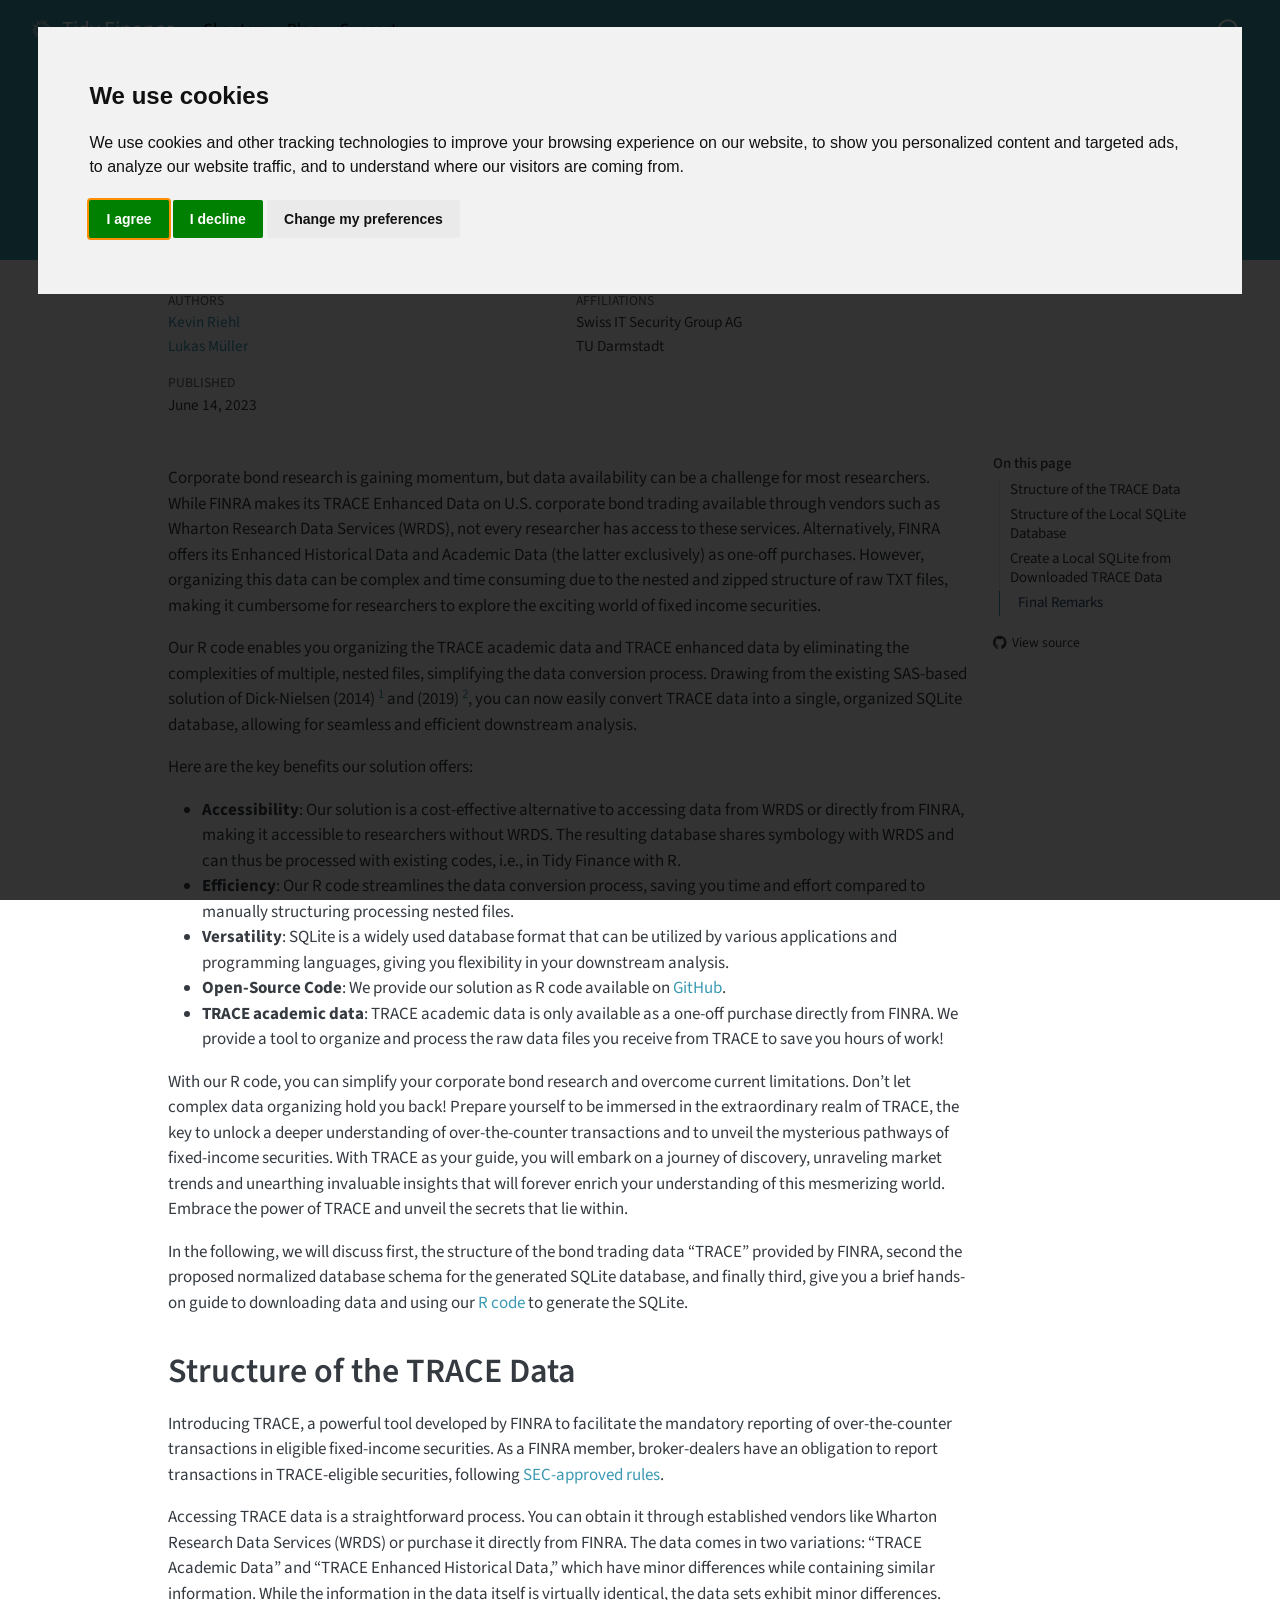
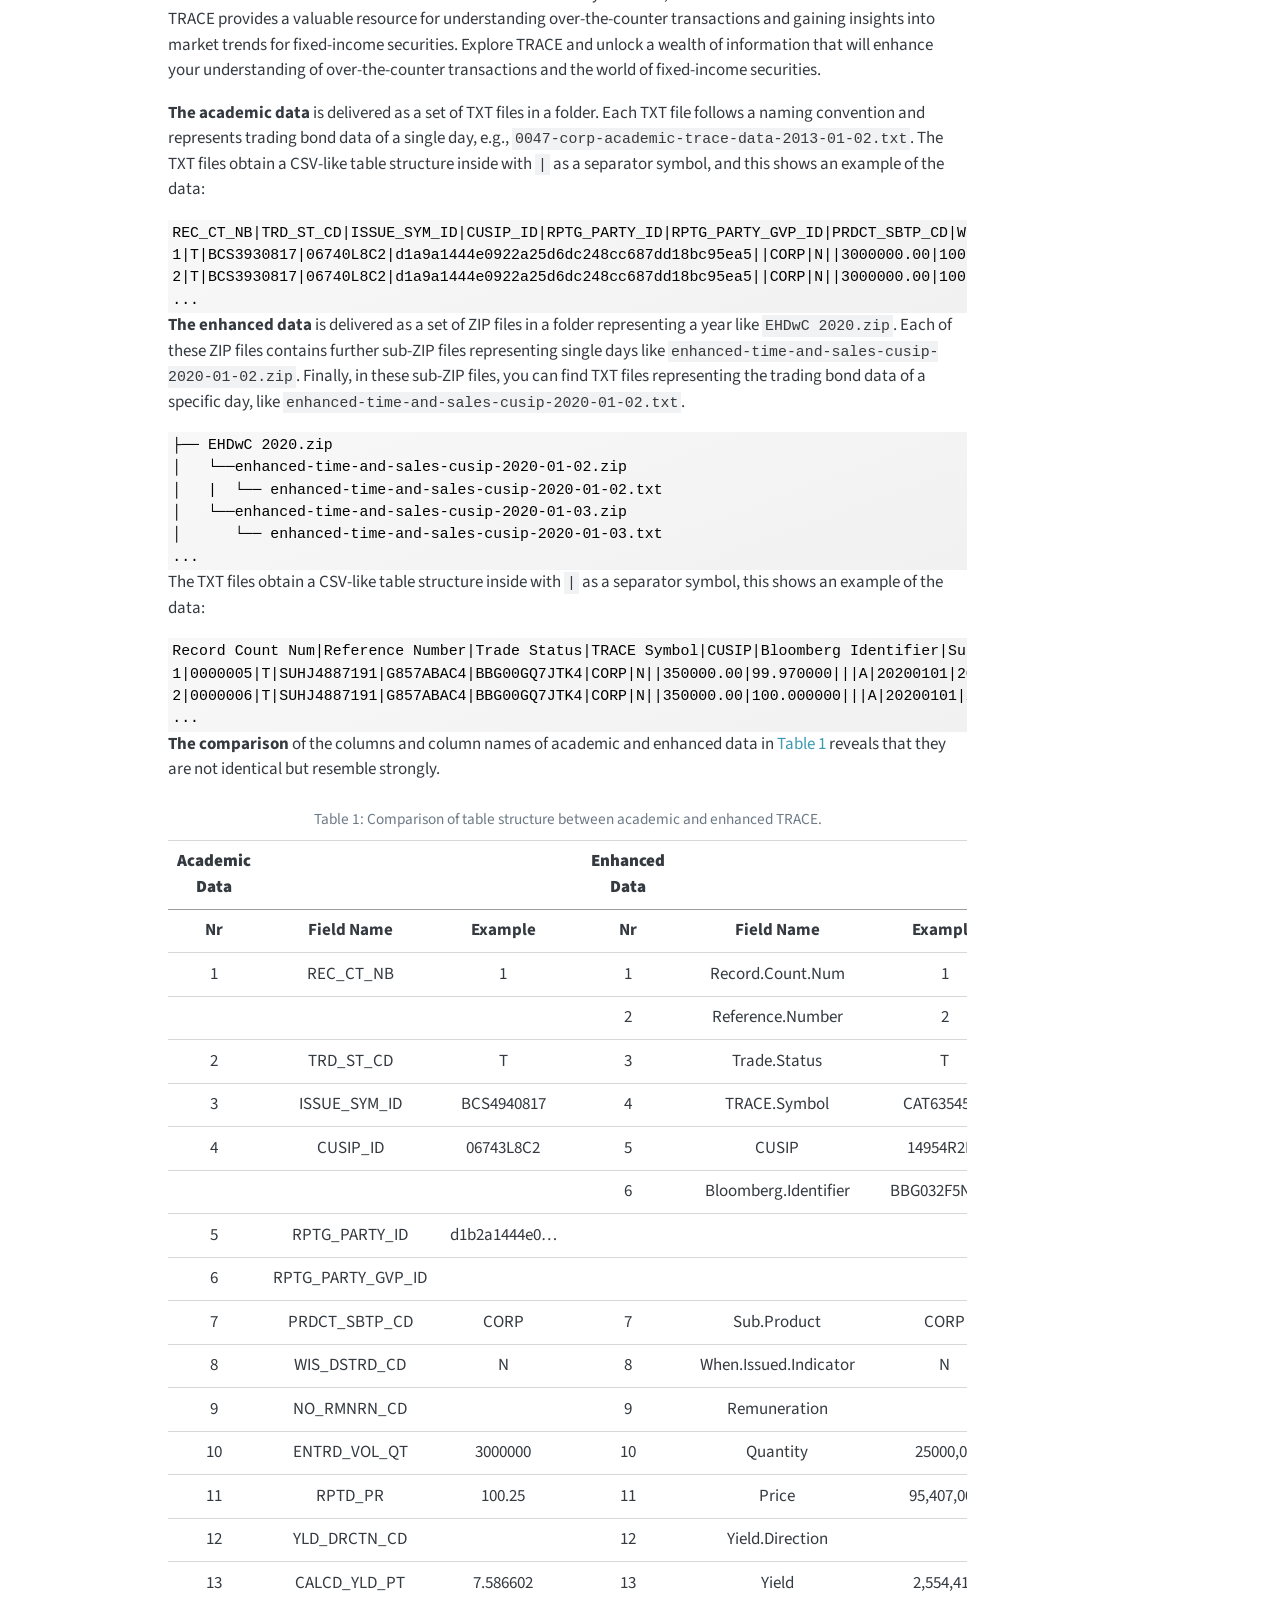
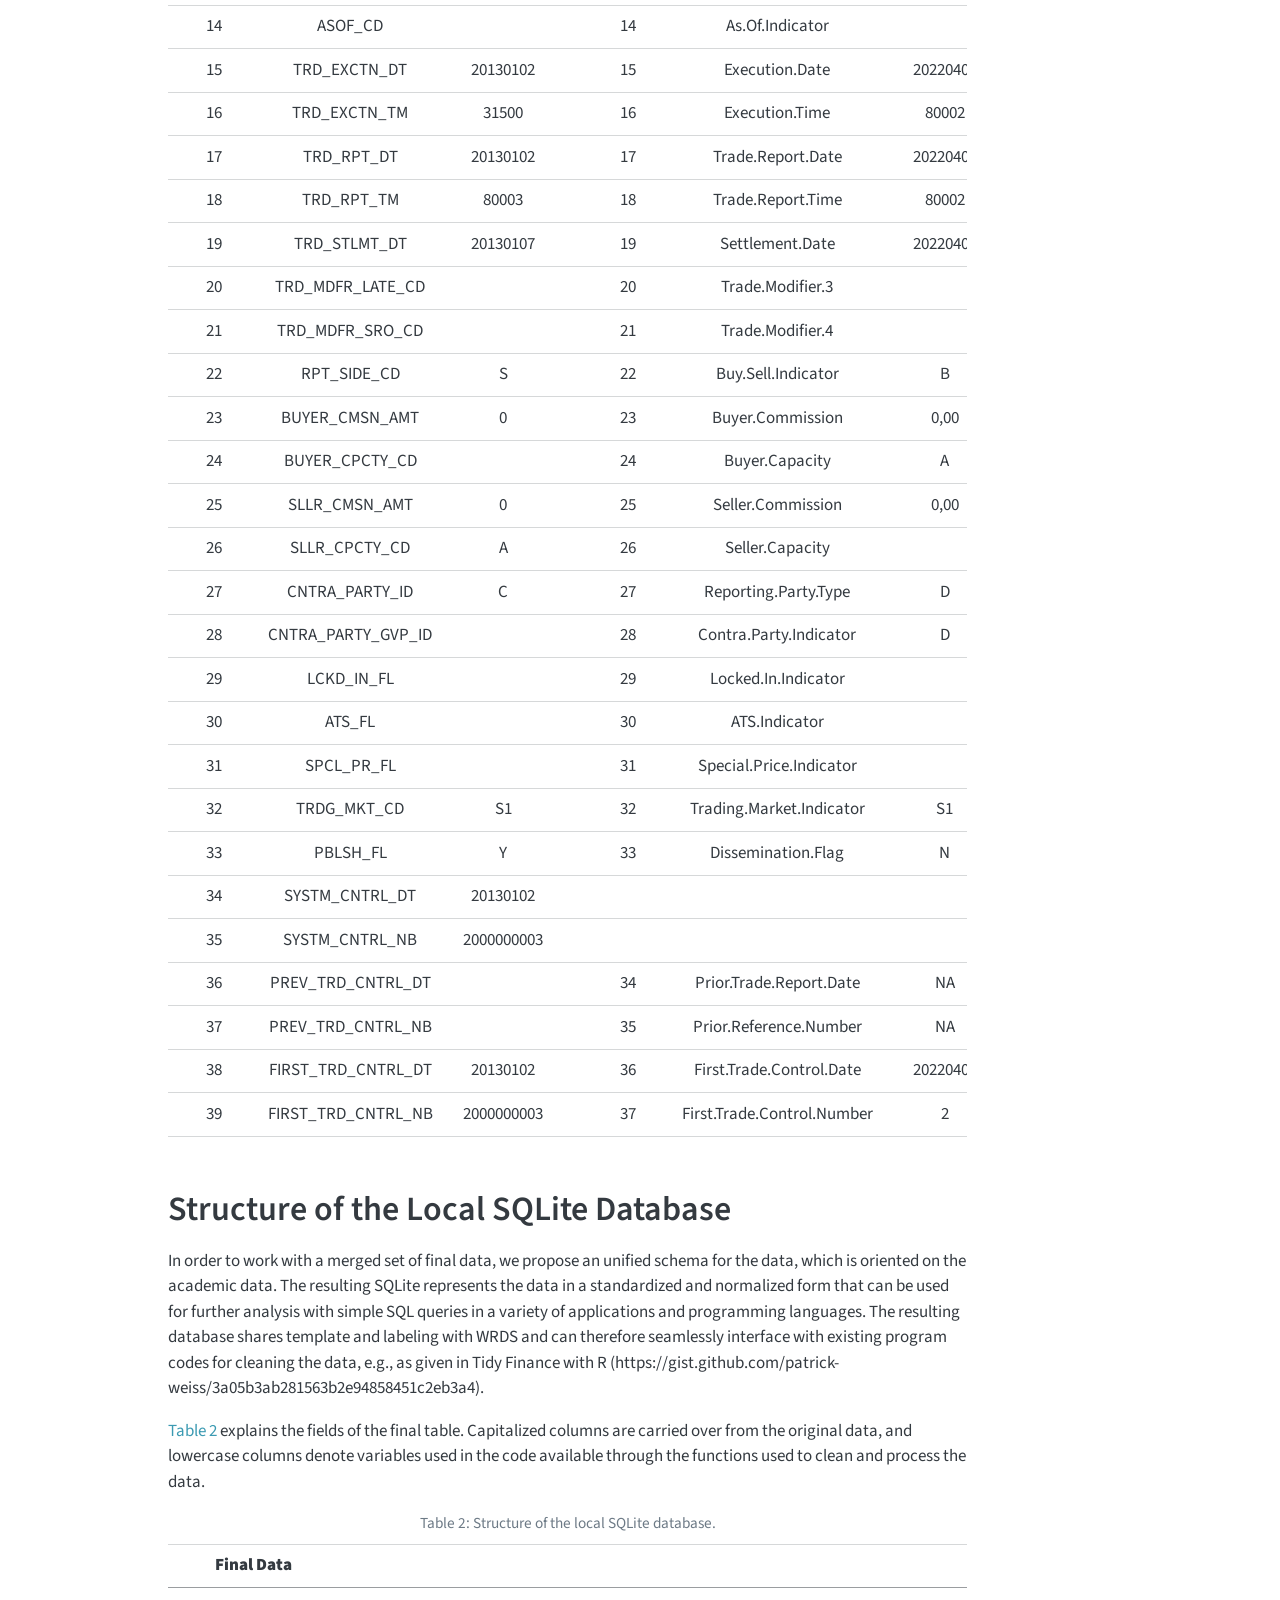
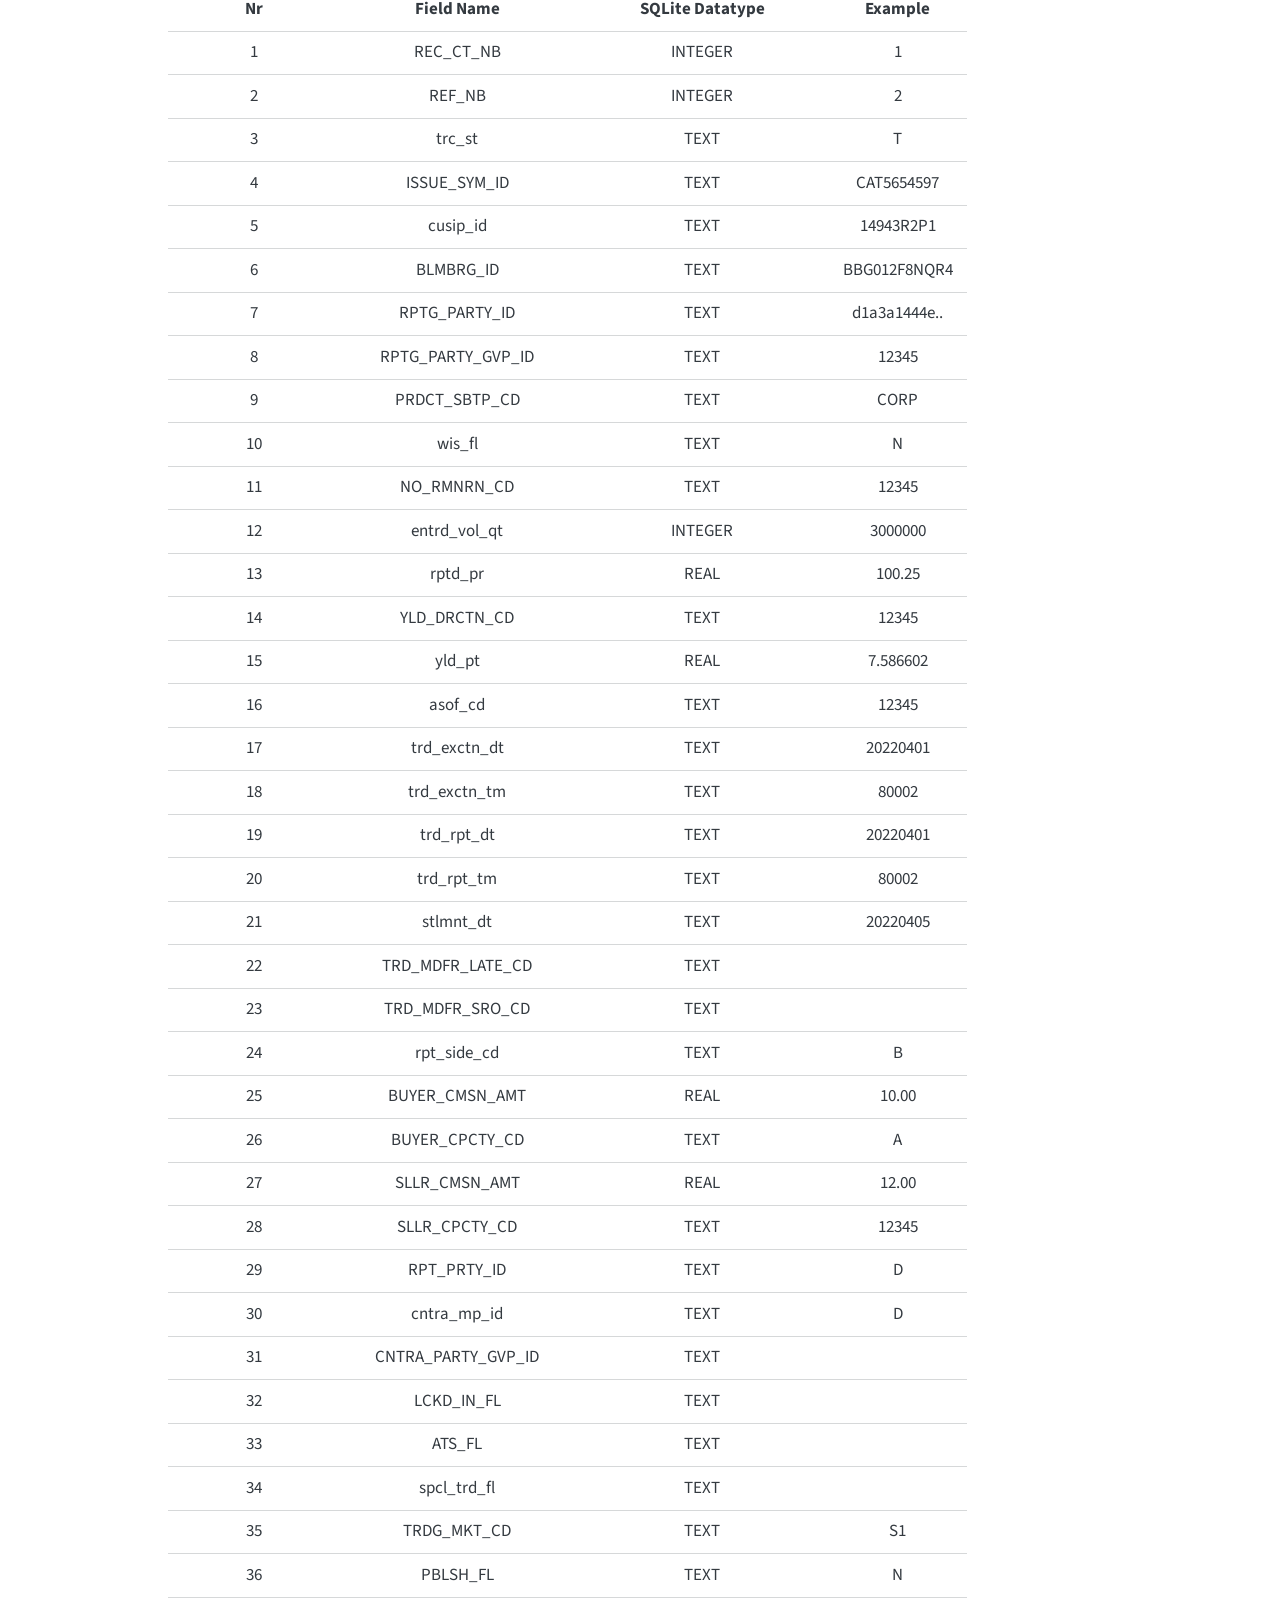
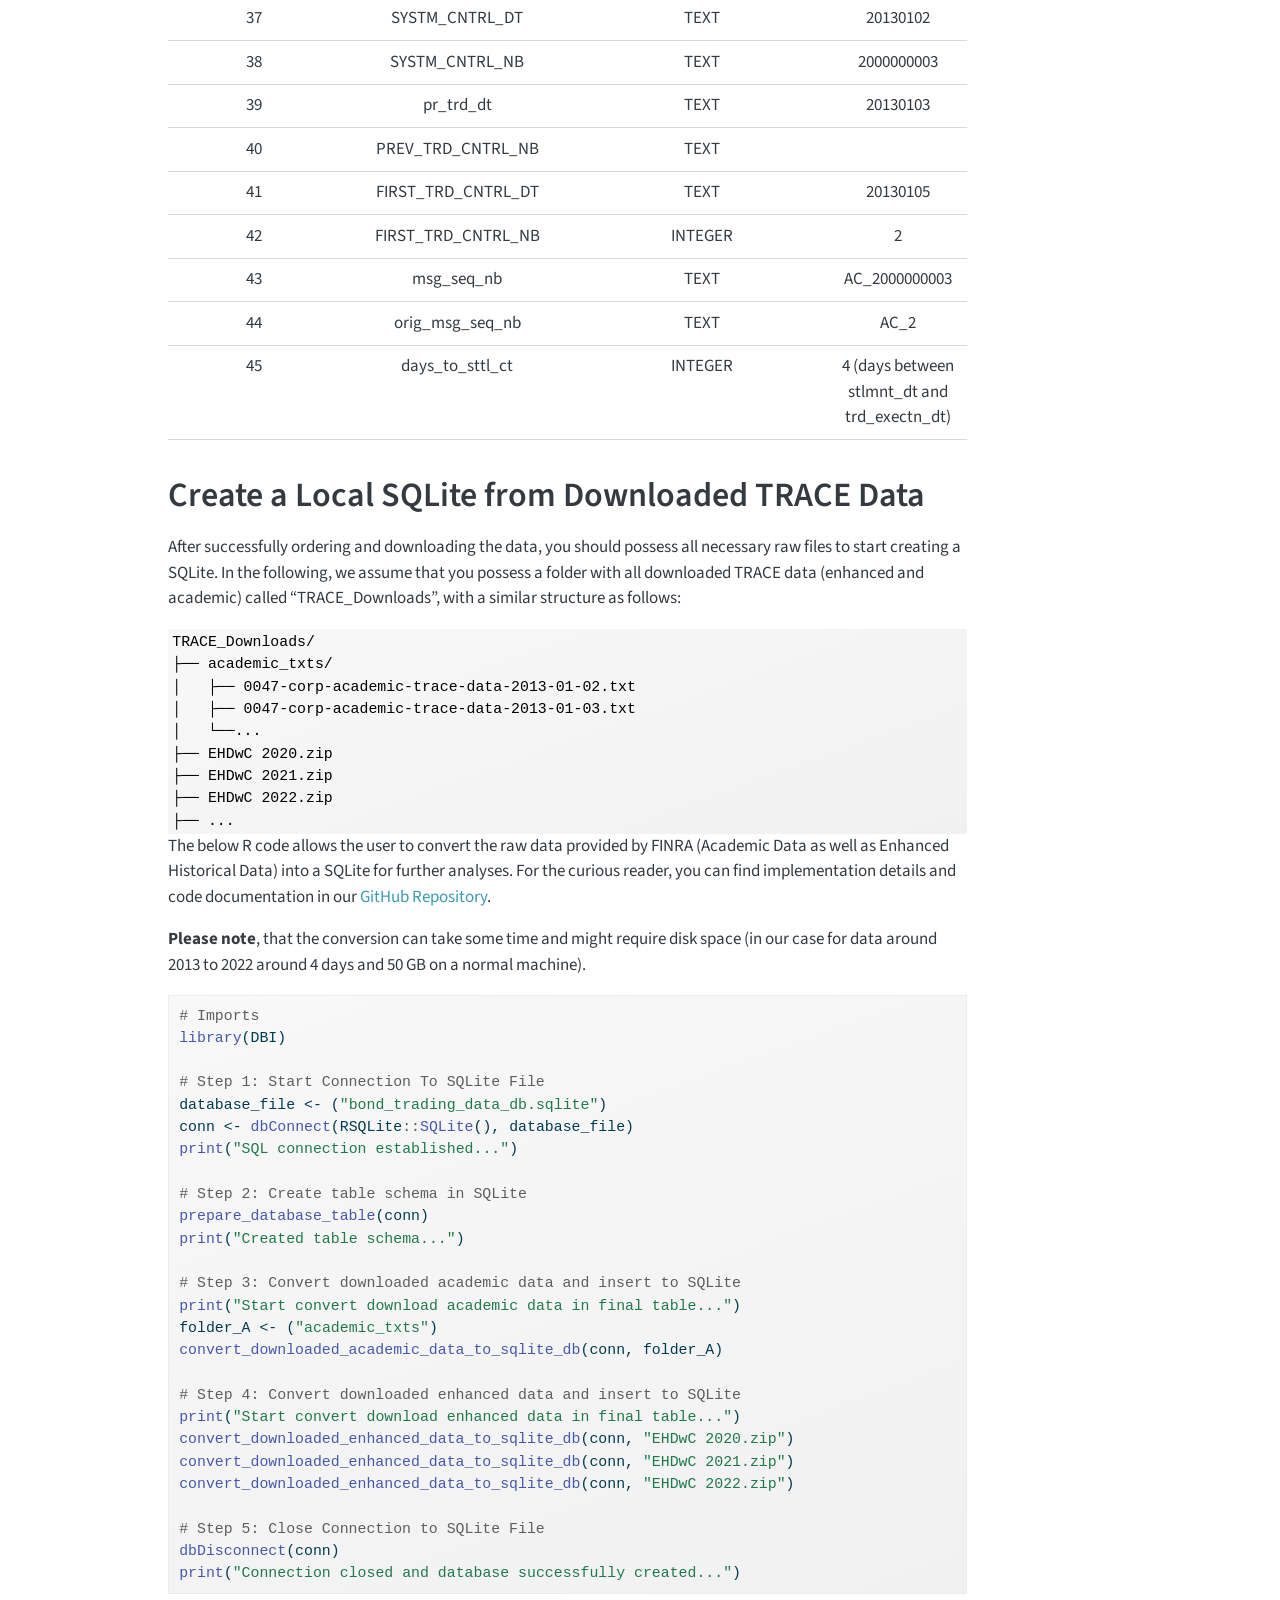
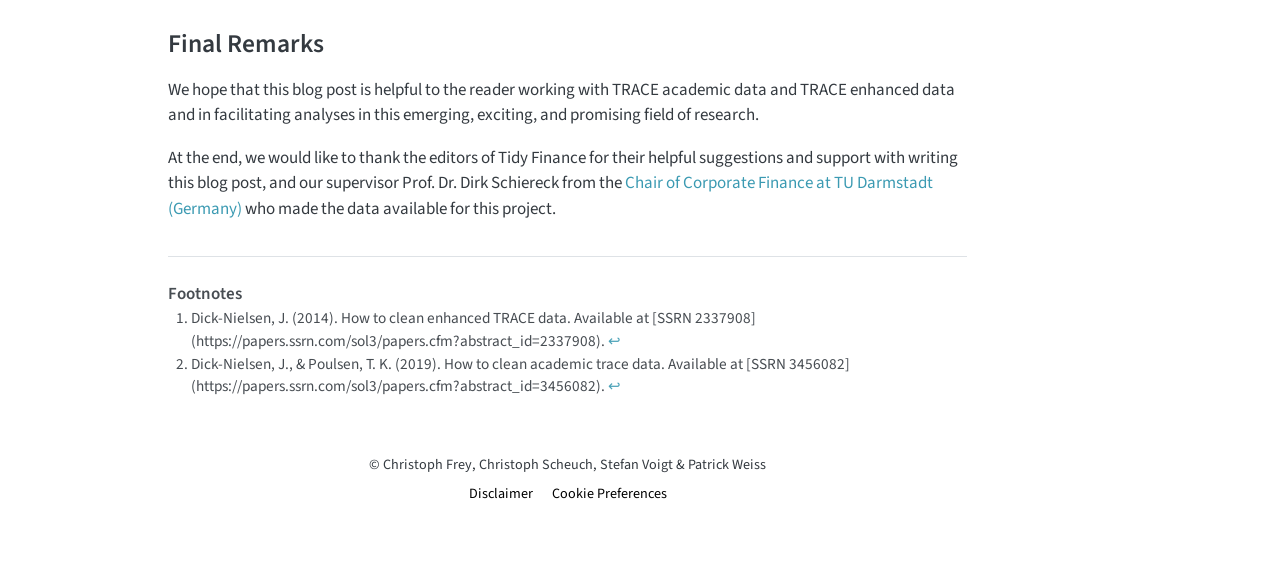
<file: docs/posts/convert-raw-trace-data/index.html>
<!DOCTYPE html>
<html xmlns="http://www.w3.org/1999/xhtml" lang="en" xml:lang="en"><head>

<meta charset="utf-8">
<meta name="generator" content="quarto-1.9.38">

<meta name="viewport" content="width=device-width, initial-scale=1.0, user-scalable=yes">

<meta name="author" content="Kevin Riehl">
<meta name="author" content="Lukas Müller">
<meta name="dcterms.date" content="2023-06-14">
<meta name="description" content="An R code that converts TRACE files from FINRA into a SQLite for facilitated analysis and filtering">

<title>Convert Raw TRACE Data to a Local SQLite Database – Tidy Finance</title>
<style>
/* Default styles provided by pandoc.
** See https://pandoc.org/MANUAL.html#variables-for-html for config info.
*/
code{white-space: pre-wrap;}
span.smallcaps{font-variant: small-caps;}
div.columns{display: flex; gap: min(4vw, 1.5em);}
div.column{flex: auto; overflow-x: auto;}
div.hanging-indent{margin-left: 1.5em; text-indent: -1.5em;}
ul.task-list{list-style: none;}
ul.task-list li input[type="checkbox"] {
  width: 0.8em;
  margin: 0 0.8em 0.2em -1em; /* quarto-specific, see https://github.com/quarto-dev/quarto-cli/issues/4556 */ 
  vertical-align: middle;
}
/* CSS for syntax highlighting */
html { -webkit-text-size-adjust: 100%; }
pre > code.sourceCode { white-space: pre; position: relative; }
pre > code.sourceCode > span { display: inline-block; line-height: 1.25; }
pre > code.sourceCode > span:empty { height: 1.2em; }
.sourceCode { overflow: visible; }
code.sourceCode > span { color: inherit; text-decoration: inherit; }
div.sourceCode { margin: 1em 0; }
pre.sourceCode { margin: 0; }
@media screen {
div.sourceCode { overflow: auto; }
}
@media print {
pre > code.sourceCode { white-space: pre-wrap; }
pre > code.sourceCode > span { text-indent: -5em; padding-left: 5em; }
}
pre.numberSource code
  { counter-reset: source-line 0; }
pre.numberSource code > span
  { position: relative; left: -4em; counter-increment: source-line; }
pre.numberSource code > span > a:first-child::before
  { content: counter(source-line);
    position: relative; left: -1em; text-align: right; vertical-align: baseline;
    border: none; display: inline-block;
    -webkit-touch-callout: none; -webkit-user-select: none;
    -khtml-user-select: none; -moz-user-select: none;
    -ms-user-select: none; user-select: none;
    padding: 0 4px; width: 4em;
  }
pre.numberSource { margin-left: 3em;  padding-left: 4px; }
div.sourceCode
  {   }
@media screen {
pre > code.sourceCode > span > a:first-child::before { text-decoration: underline; }
}
</style>


<script src="../../site_libs/quarto-nav/quarto-nav.js"></script>
<script src="../../site_libs/clipboard/clipboard.min.js"></script>
<script src="../../site_libs/quarto-search/autocomplete.umd.js"></script>
<script src="../../site_libs/quarto-search/fuse.min.js"></script>
<script src="../../site_libs/quarto-search/quarto-search.js"></script>
<meta name="quarto:offset" content="../../">
<link href="../../assets/img/favicon.png" rel="icon" type="image/png">
<script src="../../site_libs/cookie-consent/cookie-consent.js"></script>
<link href="../../site_libs/cookie-consent/cookie-consent.css" rel="stylesheet">
<script src="../../site_libs/quarto-html/quarto.js" type="module"></script>
<script src="../../site_libs/quarto-html/tabsets/tabsets.js" type="module"></script>
<script src="../../site_libs/quarto-html/popper.min.js"></script>
<script src="../../site_libs/quarto-html/tippy.umd.min.js"></script>
<script src="../../site_libs/quarto-html/anchor.min.js"></script>
<link href="../../site_libs/quarto-html/tippy.css" rel="stylesheet">
<link href="../../site_libs/quarto-html/quarto-syntax-highlighting-15634bcf2e68342d4ad2dfa704d543f6.css" rel="stylesheet" id="quarto-text-highlighting-styles">
<script src="../../site_libs/bootstrap/bootstrap.min.js"></script>
<link href="../../site_libs/bootstrap/bootstrap-icons.css" rel="stylesheet">
<link href="../../site_libs/bootstrap/bootstrap-15df67a978eff2724f248dfecb6ea2b0.min.css" rel="stylesheet" append-hash="true" id="quarto-bootstrap" data-mode="light">
<script id="quarto-search-options" type="application/json">{
  "location": "navbar",
  "copy-button": false,
  "collapse-after": 3,
  "panel-placement": "end",
  "type": "overlay",
  "limit": 50,
  "keyboard-shortcut": [
    "f",
    "/",
    "s"
  ],
  "show-item-context": false,
  "language": {
    "search-no-results-text": "No results",
    "search-matching-documents-text": "matching documents",
    "search-copy-link-title": "Copy link to search",
    "search-hide-matches-text": "Hide additional matches",
    "search-more-match-text": "more match in this document",
    "search-more-matches-text": "more matches in this document",
    "search-clear-button-title": "Clear",
    "search-text-placeholder": "",
    "search-detached-cancel-button-title": "Cancel",
    "search-submit-button-title": "Submit",
    "search-label": "Search"
  }
}</script>
<script async="" src="https://www.googletagmanager.com/gtag/js?id=G-DH3KZSMJ5W"></script>

<script type="text/plain" cookie-consent="tracking">

window.dataLayer = window.dataLayer || [];
function gtag(){dataLayer.push(arguments);}
gtag('js', new Date());
gtag('config', 'G-DH3KZSMJ5W', { 'anonymize_ip': true});
</script>

<script type="text/javascript" charset="UTF-8">
document.addEventListener('DOMContentLoaded', function () {
cookieconsent.run({
  "notice_banner_type":"interstitial",
  "consent_type":"express",
  "palette":"light",
  "language":"en",
  "page_load_consent_levels":["strictly-necessary"],
  "notice_banner_reject_button_hide":false,
  "preferences_center_close_button_hide":false,
  "website_name":""
  ,
"language":"en"
  });
});
</script> 
  
<style>html{ scroll-behavior: smooth; }</style>


<link rel="stylesheet" href="../../assets/css/global.css">
<meta property="og:title" content="Convert Raw TRACE Data to a Local SQLite Database – Tidy Finance">
<meta property="og:description" content="An R code that converts TRACE files from FINRA into a SQLite for facilitated analysis and filtering">
<meta property="og:image" content="https://blog.tidy-finance.org/assets/img/cover.png">
<meta property="og:site_name" content="Tidy Finance">
<meta property="og:image:height" content="1800">
<meta property="og:image:width" content="3000">
</head>

<body class="nav-fixed quarto-light">

<div id="quarto-search-results"></div>
  <header id="quarto-header" class="headroom fixed-top quarto-banner">
    <nav class="navbar navbar-expand-lg " data-bs-theme="dark">
      <div class="navbar-container container-fluid">
      <div class="navbar-brand-container mx-auto">
    <a href="https://www.tidy-finance.org" class="navbar-brand navbar-brand-logo">
    <img src="../../assets/img/logo-website-white.png" alt="" class="navbar-logo light-content">
    <img src="../../assets/img/logo-website-white.png" alt="" class="navbar-logo dark-content">
    </a>
    <a class="navbar-brand" href="https://www.tidy-finance.org">
    <span class="navbar-title">Tidy Finance</span>
    </a>
  </div>
            <div id="quarto-search" class="" title="Search"></div>
          <button class="navbar-toggler" type="button" data-bs-toggle="collapse" data-bs-target="#navbarCollapse" aria-controls="navbarCollapse" role="menu" aria-expanded="false" aria-label="Toggle navigation" onclick="if (window.quartoToggleHeadroom) { window.quartoToggleHeadroom(); }">
  <span class="navbar-toggler-icon"></span>
</button>
          <div class="collapse navbar-collapse" id="navbarCollapse">
            <ul class="navbar-nav navbar-nav-scroll me-auto">
  <li class="nav-item">
    <a class="nav-link" href="https://www.tidy-finance.org/chapters/index.html"> 
<span class="menu-text">Chapters</span></a>
  </li>  
  <li class="nav-item">
    <a class="nav-link" href="../../index.html"> 
<span class="menu-text">Blog</span></a>
  </li>  
  <li class="nav-item">
    <a class="nav-link" href="https://www.tidy-finance.org/support.html"> 
<span class="menu-text">Support</span></a>
  </li>  
</ul>
          </div> <!-- /navcollapse -->
            <div class="quarto-navbar-tools">
</div>
      </div> <!-- /container-fluid -->
    </nav>
</header>
<!-- content -->
<header id="title-block-header" class="quarto-title-block default page-columns page-full">
  <div class="quarto-title-banner page-columns page-full">
    <div class="quarto-title column-body">
      <h1 class="title">Convert Raw TRACE Data to a Local SQLite Database</h1>
                  <div>
        <div class="description">
          An R code that converts TRACE files from FINRA into a SQLite for facilitated analysis and filtering
        </div>
      </div>
                          <div class="quarto-categories">
                <div class="quarto-category">Data</div>
                <div class="quarto-category">R</div>
              </div>
                  </div>
  </div>
    
  <div class="quarto-title-meta-author">
    <div class="quarto-title-meta-heading">Authors</div>
    <div class="quarto-title-meta-heading">Affiliations</div>
    
      <div class="quarto-title-meta-contents">
      <p class="author"><a href="https://www.linkedin.com/in/kevin-riehl-07819a156/">Kevin Riehl</a> </p>
    </div>
    <div class="quarto-title-meta-contents">
          <p class="affiliation">
              Swiss IT Security Group AG
            </p>
        </div>
      <div class="quarto-title-meta-contents">
      <p class="author"><a href="https://www.cofi.wi.tu-darmstadt.de/fachgebiet_cofi/team_cofi/cofi_mitarbeiter_details_96896.de.jsp">Lukas Müller</a> </p>
    </div>
    <div class="quarto-title-meta-contents">
          <p class="affiliation">
              TU Darmstadt
            </p>
        </div>
    </div>

  <div class="quarto-title-meta">

        
      <div>
      <div class="quarto-title-meta-heading">Published</div>
      <div class="quarto-title-meta-contents">
        <p class="date">June 14, 2023</p>
      </div>
    </div>
    
      
    </div>
    
  
  </header><div id="quarto-content" class="quarto-container page-columns page-rows-contents page-layout-article page-navbar">
<!-- sidebar -->
<!-- margin-sidebar -->
    <div id="quarto-margin-sidebar" class="sidebar margin-sidebar">
        <nav id="TOC" role="doc-toc" class="toc-active">
    <h2 id="toc-title">On this page</h2>
   
  <ul>
  <li><a href="#structure-of-the-trace-data" id="toc-structure-of-the-trace-data" class="nav-link active" data-scroll-target="#structure-of-the-trace-data">Structure of the TRACE Data</a></li>
  <li><a href="#structure-of-the-local-sqlite-database" id="toc-structure-of-the-local-sqlite-database" class="nav-link" data-scroll-target="#structure-of-the-local-sqlite-database">Structure of the Local SQLite Database</a></li>
  <li><a href="#create-a-local-sqlite-from-downloaded-trace-data" id="toc-create-a-local-sqlite-from-downloaded-trace-data" class="nav-link" data-scroll-target="#create-a-local-sqlite-from-downloaded-trace-data">Create a Local SQLite from Downloaded TRACE Data</a>
  <ul class="collapse">
  <li><a href="#final-remarks" id="toc-final-remarks" class="nav-link" data-scroll-target="#final-remarks">Final Remarks</a></li>
  </ul></li>
  </ul>
<div class="toc-actions"><ul><li><a href="https://github.com/tidy-finance/blog/blob/main/posts/convert-raw-trace-data/index.qmd" class="toc-action"><i class="bi bi-github"></i>View source</a></li></ul></div></nav>
    </div>
<!-- main -->
<main class="content quarto-banner-title-block" id="quarto-document-content">





<p>Corporate bond research is gaining momentum, but data availability can be a challenge for most researchers. While FINRA makes its TRACE Enhanced Data on U.S. corporate bond trading available through vendors such as Wharton Research Data Services (WRDS), not every researcher has access to these services. Alternatively, FINRA offers its Enhanced Historical Data and Academic Data (the latter exclusively) as one-off purchases. However, organizing this data can be complex and time consuming due to the nested and zipped structure of raw TXT files, making it cumbersome for researchers to explore the exciting world of fixed income securities.</p>
<p>Our R code enables you organizing the TRACE academic data and TRACE enhanced data by eliminating the complexities of multiple, nested files, simplifying the data conversion process. Drawing from the existing SAS-based solution of Dick-Nielsen (2014) <a href="#fn1" class="footnote-ref" id="fnref1" role="doc-noteref"><sup>1</sup></a> and (2019) <a href="#fn2" class="footnote-ref" id="fnref2" role="doc-noteref"><sup>2</sup></a>, you can now easily convert TRACE data into a single, organized SQLite database, allowing for seamless and efficient downstream analysis.</p>
<p>Here are the key benefits our solution offers:</p>
<ul>
<li><strong>Accessibility</strong>: Our solution is a cost-effective alternative to accessing data from WRDS or directly from FINRA, making it accessible to researchers without WRDS. The resulting database shares symbology with WRDS and can thus be processed with existing codes, i.e., in Tidy Finance with R.</li>
<li><strong>Efficiency</strong>: Our R code streamlines the data conversion process, saving you time and effort compared to manually structuring processing nested files.</li>
<li><strong>Versatility</strong>: SQLite is a widely used database format that can be utilized by various applications and programming languages, giving you flexibility in your downstream analysis.</li>
<li><strong>Open-Source Code</strong>: We provide our solution as R code available on <a href="https://github.com/DerKevinRiehl/bondTradingDataSqliteDbConverterR">GitHub</a>.</li>
<li><strong>TRACE academic data</strong>: TRACE academic data is only available as a one-off purchase directly from FINRA. We provide a tool to organize and process the raw data files you receive from TRACE to save you hours of work!</li>
</ul>
<p>With our R code, you can simplify your corporate bond research and overcome current limitations. Don’t let complex data organizing hold you back! Prepare yourself to be immersed in the extraordinary realm of TRACE, the key to unlock a deeper understanding of over-the-counter transactions and to unveil the mysterious pathways of fixed-income securities. With TRACE as your guide, you will embark on a journey of discovery, unraveling market trends and unearthing invaluable insights that will forever enrich your understanding of this mesmerizing world. Embrace the power of TRACE and unveil the secrets that lie within.</p>
<p>In the following, we will discuss first, the structure of the bond trading data “TRACE” provided by FINRA, second the proposed normalized database schema for the generated SQLite database, and finally third, give you a brief hands-on guide to downloading data and using our <a href="https://github.com/DerKevinRiehl/bondTradingDataSqliteDbConverterR">R code</a> to generate the SQLite.</p>
<section id="structure-of-the-trace-data" class="level1">
<h1>Structure of the TRACE Data</h1>
<p>Introducing TRACE, a powerful tool developed by FINRA to facilitate the mandatory reporting of over-the-counter transactions in eligible fixed-income securities. As a FINRA member, broker-dealers have an obligation to report transactions in TRACE-eligible securities, following <a href="https://www.finra.org/filing-reporting/trace">SEC-approved rules</a>.</p>
<p>Accessing TRACE data is a straightforward process. You can obtain it through established vendors like Wharton Research Data Services (WRDS) or purchase it directly from FINRA. The data comes in two variations: “TRACE Academic Data” and “TRACE Enhanced Historical Data,” which have minor differences while containing similar information. While the information in the data itself is virtually identical, the data sets exhibit minor differences. TRACE provides a valuable resource for understanding over-the-counter transactions and gaining insights into market trends for fixed-income securities. Explore TRACE and unlock a wealth of information that will enhance your understanding of over-the-counter transactions and the world of fixed-income securities.</p>
<p><strong>The academic data</strong> is delivered as a set of TXT files in a folder. Each TXT file follows a naming convention and represents trading bond data of a single day, e.g., <code>0047-corp-academic-trace-data-2013-01-02.txt</code>. The TXT files obtain a CSV-like table structure inside with <code>|</code> as a separator symbol, and this shows an example of the data:</p>
<pre><code>REC_CT_NB|TRD_ST_CD|ISSUE_SYM_ID|CUSIP_ID|RPTG_PARTY_ID|RPTG_PARTY_GVP_ID|PRDCT_SBTP_CD|WIS_DSTRD_CD|NO_RMNRN_CD|ENTRD_VOL_QT|RPTD_PR|YLD_DRCTN_CD|CALCD_YLD_PT|ASOF_CD|TRD_EXCTN_DT|TRD_EXCTN_TM|TRD_RPT_DT|TRD_RPT_TM|TRD_STLMT_DT|TRD_MDFR_LATE_CD|TRD_MDFR_SRO_CD|RPT_SIDE_CD|BUYER_CMSN_AMT|BUYER_CPCTY_CD|SLLR_CMSN_AMT|SLLR_CPCTY_CD|CNTRA_PARTY_ID|CNTRA_PARTY_GVP_ID|LCKD_IN_FL|ATS_FL|SPCL_PR_FL|TRDG_MKT_CD|PBLSH_FL|SYSTM_CNTRL_DT|SYSTM_CNTRL_NB|PREV_TRD_CNTRL_DT|PREV_TRD_CNTRL_NB|FIRST_TRD_CNTRL_DT|FIRST_TRD_CNTRL_NB
1|T|BCS3930817|06740L8C2|d1a9a1444e0922a25d6dc248cc687dd18bc95ea5||CORP|N||3000000.00|100.250000||7.586602||20130102|031500|20130102|080003|20130107|||S|0.00||0.00|A|C|||||S1|Y|20130102|2000000003|||20130102|2000000003
2|T|BCS3930817|06740L8C2|d1a9a1444e0922a25d6dc248cc687dd18bc95ea5||CORP|N||3000000.00|100.250000||7.586602||20130102|031500|20130102|080003|20130107|||B|0.00|A|0.00||C|||||S1|Y|20130102|2000000004|||20130102|2000000004
...</code></pre>
<p><strong>The enhanced data</strong> is delivered as a set of ZIP files in a folder representing a year like <code>EHDwC 2020.zip</code>. Each of these ZIP files contains further sub-ZIP files representing single days like <code>enhanced-time-and-sales-cusip-2020-01-02.zip</code>. Finally, in these sub-ZIP files, you can find TXT files representing the trading bond data of a specific day, like <code>enhanced-time-and-sales-cusip-2020-01-02.txt</code>.</p>
<pre><code>├── EHDwC 2020.zip
│   └──enhanced-time-and-sales-cusip-2020-01-02.zip
│   |  └── enhanced-time-and-sales-cusip-2020-01-02.txt
│   └──enhanced-time-and-sales-cusip-2020-01-03.zip
│      └── enhanced-time-and-sales-cusip-2020-01-03.txt
...</code></pre>
<p>The TXT files obtain a CSV-like table structure inside with <code>|</code> as a separator symbol, this shows an example of the data:</p>
<pre><code>Record Count Num|Reference Number|Trade Status|TRACE Symbol|CUSIP|Bloomberg Identifier|Sub Product|When Issued Indicator|Remuneration|Quantity|Price|Yield Direction|Yield|As Of Indicator|Execution Date|Execution Time|Trade Report Date|Trade Report Time|Settlement Date|Trade Modifier 3|Trade Modifier 4|Buy/Sell Indicator|Buyer Commission|Buyer Capacity|Seller Commission|Seller Capacity|Reporting Party Type|Contra Party Indicator|Locked In Indicator|ATS Indicator|Special Price Indicator|Trading Market Indicator|Dissemination Flag|Prior Trade Report Date|Prior Reference Number|First Trade Control Date|First Trade Control Number
1|0000005|T|SUHJ4887191|G857ABAC4|BBG00GQ7JTK4|CORP|N||350000.00|99.970000|||A|20200101|205505|20200102|080002|20200106|||B|0.00|P|0.00||D|C||||S1|Y|||20200102|0000005
2|0000006|T|SUHJ4887191|G857ABAC4|BBG00GQ7JTK4|CORP|N||350000.00|100.000000|||A|20200101|205505|20200102|080002|20200106|||S|0.00||0.00|P|D|D||||S1|Y|||20200102|0000006
...</code></pre>
<p><strong>The comparison</strong> of the columns and column names of academic and enhanced data in <a href="#tbl-comparison" class="quarto-xref">Table&nbsp;1</a> reveals that they are not identical but resemble strongly.</p>
<div class="table-wrapper" data-markdown="block">
<div id="tbl-comparison" class="quarto-float quarto-figure quarto-figure-center anchored">
<figure class="quarto-float quarto-float-tbl figure">
<figcaption class="quarto-float-caption-top quarto-float-caption quarto-float-tbl" id="tbl-comparison-caption-0ceaefa1-69ba-4598-a22c-09a6ac19f8ca">
Table&nbsp;1: Comparison of table structure between academic and enhanced TRACE.
</figcaption>
<div aria-describedby="tbl-comparison-caption-0ceaefa1-69ba-4598-a22c-09a6ac19f8ca">
<table class="caption-top table">
<colgroup>
<col style="width: 15%">
<col style="width: 16%">
<col style="width: 11%">
<col style="width: 2%">
<col style="width: 17%">
<col style="width: 23%">
<col style="width: 11%">
</colgroup>
<thead>
<tr class="header">
<th><strong>Academic Data</strong></th>
<th></th>
<th></th>
<th></th>
<th><strong>Enhanced Data</strong></th>
<th></th>
<th></th>
</tr>
</thead>
<tbody>
<tr class="odd">
<td><strong>Nr</strong></td>
<td><strong>Field Name</strong></td>
<td><strong>Example</strong></td>
<td></td>
<td><strong>Nr</strong></td>
<td><strong>Field Name</strong></td>
<td><strong>Example</strong></td>
</tr>
<tr class="even">
<td>1</td>
<td>REC_CT_NB</td>
<td>1</td>
<td></td>
<td>1</td>
<td>Record.Count.Num</td>
<td>1</td>
</tr>
<tr class="odd">
<td></td>
<td></td>
<td></td>
<td></td>
<td>2</td>
<td>Reference.Number</td>
<td>2</td>
</tr>
<tr class="even">
<td>2</td>
<td>TRD_ST_CD</td>
<td>T</td>
<td></td>
<td>3</td>
<td>Trade.Status</td>
<td>T</td>
</tr>
<tr class="odd">
<td>3</td>
<td>ISSUE_SYM_ID</td>
<td>BCS4940817</td>
<td></td>
<td>4</td>
<td>TRACE.Symbol</td>
<td>CAT6354537</td>
</tr>
<tr class="even">
<td>4</td>
<td>CUSIP_ID</td>
<td>06743L8C2</td>
<td></td>
<td>5</td>
<td>CUSIP</td>
<td>14954R2P1</td>
</tr>
<tr class="odd">
<td></td>
<td></td>
<td></td>
<td></td>
<td>6</td>
<td>Bloomberg.Identifier</td>
<td>BBG032F5NQR4</td>
</tr>
<tr class="even">
<td>5</td>
<td>RPTG_PARTY_ID</td>
<td>d1b2a1444e0…</td>
<td></td>
<td></td>
<td></td>
<td></td>
</tr>
<tr class="odd">
<td>6</td>
<td>RPTG_PARTY_GVP_ID</td>
<td></td>
<td></td>
<td></td>
<td></td>
<td></td>
</tr>
<tr class="even">
<td>7</td>
<td>PRDCT_SBTP_CD</td>
<td>CORP</td>
<td></td>
<td>7</td>
<td>Sub.Product</td>
<td>CORP</td>
</tr>
<tr class="odd">
<td>8</td>
<td>WIS_DSTRD_CD</td>
<td>N</td>
<td></td>
<td>8</td>
<td>When.Issued.Indicator</td>
<td>N</td>
</tr>
<tr class="even">
<td>9</td>
<td>NO_RMNRN_CD</td>
<td></td>
<td></td>
<td>9</td>
<td>Remuneration</td>
<td></td>
</tr>
<tr class="odd">
<td>10</td>
<td>ENTRD_VOL_QT</td>
<td>3000000</td>
<td></td>
<td>10</td>
<td>Quantity</td>
<td>25000,00</td>
</tr>
<tr class="even">
<td>11</td>
<td>RPTD_PR</td>
<td>100.25</td>
<td></td>
<td>11</td>
<td>Price</td>
<td>95,407,000</td>
</tr>
<tr class="odd">
<td>12</td>
<td>YLD_DRCTN_CD</td>
<td></td>
<td></td>
<td>12</td>
<td>Yield.Direction</td>
<td></td>
</tr>
<tr class="even">
<td>13</td>
<td>CALCD_YLD_PT</td>
<td>7.586602</td>
<td></td>
<td>13</td>
<td>Yield</td>
<td>2,554,416</td>
</tr>
<tr class="odd">
<td>14</td>
<td>ASOF_CD</td>
<td></td>
<td></td>
<td>14</td>
<td>As.Of.Indicator</td>
<td></td>
</tr>
<tr class="even">
<td>15</td>
<td>TRD_EXCTN_DT</td>
<td>20130102</td>
<td></td>
<td>15</td>
<td>Execution.Date</td>
<td>20220401</td>
</tr>
<tr class="odd">
<td>16</td>
<td>TRD_EXCTN_TM</td>
<td>31500</td>
<td></td>
<td>16</td>
<td>Execution.Time</td>
<td>80002</td>
</tr>
<tr class="even">
<td>17</td>
<td>TRD_RPT_DT</td>
<td>20130102</td>
<td></td>
<td>17</td>
<td>Trade.Report.Date</td>
<td>20220401</td>
</tr>
<tr class="odd">
<td>18</td>
<td>TRD_RPT_TM</td>
<td>80003</td>
<td></td>
<td>18</td>
<td>Trade.Report.Time</td>
<td>80002</td>
</tr>
<tr class="even">
<td>19</td>
<td>TRD_STLMT_DT</td>
<td>20130107</td>
<td></td>
<td>19</td>
<td>Settlement.Date</td>
<td>20220405</td>
</tr>
<tr class="odd">
<td>20</td>
<td>TRD_MDFR_LATE_CD</td>
<td></td>
<td></td>
<td>20</td>
<td>Trade.Modifier.3</td>
<td></td>
</tr>
<tr class="even">
<td>21</td>
<td>TRD_MDFR_SRO_CD</td>
<td></td>
<td></td>
<td>21</td>
<td>Trade.Modifier.4</td>
<td></td>
</tr>
<tr class="odd">
<td>22</td>
<td>RPT_SIDE_CD</td>
<td>S</td>
<td></td>
<td>22</td>
<td>Buy.Sell.Indicator</td>
<td>B</td>
</tr>
<tr class="even">
<td>23</td>
<td>BUYER_CMSN_AMT</td>
<td>0</td>
<td></td>
<td>23</td>
<td>Buyer.Commission</td>
<td>0,00</td>
</tr>
<tr class="odd">
<td>24</td>
<td>BUYER_CPCTY_CD</td>
<td></td>
<td></td>
<td>24</td>
<td>Buyer.Capacity</td>
<td>A</td>
</tr>
<tr class="even">
<td>25</td>
<td>SLLR_CMSN_AMT</td>
<td>0</td>
<td></td>
<td>25</td>
<td>Seller.Commission</td>
<td>0,00</td>
</tr>
<tr class="odd">
<td>26</td>
<td>SLLR_CPCTY_CD</td>
<td>A</td>
<td></td>
<td>26</td>
<td>Seller.Capacity</td>
<td></td>
</tr>
<tr class="even">
<td>27</td>
<td>CNTRA_PARTY_ID</td>
<td>C</td>
<td></td>
<td>27</td>
<td>Reporting.Party.Type</td>
<td>D</td>
</tr>
<tr class="odd">
<td>28</td>
<td>CNTRA_PARTY_GVP_ID</td>
<td></td>
<td></td>
<td>28</td>
<td>Contra.Party.Indicator</td>
<td>D</td>
</tr>
<tr class="even">
<td>29</td>
<td>LCKD_IN_FL</td>
<td></td>
<td></td>
<td>29</td>
<td>Locked.In.Indicator</td>
<td></td>
</tr>
<tr class="odd">
<td>30</td>
<td>ATS_FL</td>
<td></td>
<td></td>
<td>30</td>
<td>ATS.Indicator</td>
<td></td>
</tr>
<tr class="even">
<td>31</td>
<td>SPCL_PR_FL</td>
<td></td>
<td></td>
<td>31</td>
<td>Special.Price.Indicator</td>
<td></td>
</tr>
<tr class="odd">
<td>32</td>
<td>TRDG_MKT_CD</td>
<td>S1</td>
<td></td>
<td>32</td>
<td>Trading.Market.Indicator</td>
<td>S1</td>
</tr>
<tr class="even">
<td>33</td>
<td>PBLSH_FL</td>
<td>Y</td>
<td></td>
<td>33</td>
<td>Dissemination.Flag</td>
<td>N</td>
</tr>
<tr class="odd">
<td>34</td>
<td>SYSTM_CNTRL_DT</td>
<td>20130102</td>
<td></td>
<td></td>
<td></td>
<td></td>
</tr>
<tr class="even">
<td>35</td>
<td>SYSTM_CNTRL_NB</td>
<td>2000000003</td>
<td></td>
<td></td>
<td></td>
<td></td>
</tr>
<tr class="odd">
<td>36</td>
<td>PREV_TRD_CNTRL_DT</td>
<td></td>
<td></td>
<td>34</td>
<td>Prior.Trade.Report.Date</td>
<td>NA</td>
</tr>
<tr class="even">
<td>37</td>
<td>PREV_TRD_CNTRL_NB</td>
<td></td>
<td></td>
<td>35</td>
<td>Prior.Reference.Number</td>
<td>NA</td>
</tr>
<tr class="odd">
<td>38</td>
<td>FIRST_TRD_CNTRL_DT</td>
<td>20130102</td>
<td></td>
<td>36</td>
<td>First.Trade.Control.Date</td>
<td>20220401</td>
</tr>
<tr class="even">
<td>39</td>
<td>FIRST_TRD_CNTRL_NB</td>
<td>2000000003</td>
<td></td>
<td>37</td>
<td>First.Trade.Control.Number</td>
<td>2</td>
</tr>
</tbody>
</table>
</div>
</figure>
</div>
</div>
</section>
<section id="structure-of-the-local-sqlite-database" class="level1">
<h1>Structure of the Local SQLite Database</h1>
<p>In order to work with a merged set of final data, we propose an unified schema for the data, which is oriented on the academic data. The resulting SQLite represents the data in a standardized and normalized form that can be used for further analysis with simple SQL queries in a variety of applications and programming languages. The resulting database shares template and labeling with WRDS and can therefore seamlessly interface with existing program codes for cleaning the data, e.g., as given in Tidy Finance with R (https://gist.github.com/patrick-weiss/3a05b3ab281563b2e94858451c2eb3a4).</p>
<p><a href="#tbl-finaltable" class="quarto-xref">Table&nbsp;2</a> explains the fields of the final table. Capitalized columns are carried over from the original data, and lowercase columns denote variables used in the code available through the functions used to clean and process the data.</p>
<div id="tbl-finaltable" class="quarto-float quarto-figure quarto-figure-center anchored">
<figure class="quarto-float quarto-float-tbl figure">
<figcaption class="quarto-float-caption-top quarto-float-caption quarto-float-tbl" id="tbl-finaltable-caption-0ceaefa1-69ba-4598-a22c-09a6ac19f8ca">
Table&nbsp;2: Structure of the local SQLite database.
</figcaption>
<div aria-describedby="tbl-finaltable-caption-0ceaefa1-69ba-4598-a22c-09a6ac19f8ca">
<table class="caption-top table">
<colgroup>
<col style="width: 21%">
<col style="width: 29%">
<col style="width: 31%">
<col style="width: 17%">
</colgroup>
<thead>
<tr class="header">
<th><strong>Final Data</strong></th>
<th></th>
<th></th>
<th></th>
</tr>
</thead>
<tbody>
<tr class="odd">
<td><strong>Nr</strong></td>
<td><strong>Field Name</strong></td>
<td><strong>SQLite Datatype</strong></td>
<td><strong>Example</strong></td>
</tr>
<tr class="even">
<td>1</td>
<td>REC_CT_NB</td>
<td>INTEGER</td>
<td>1</td>
</tr>
<tr class="odd">
<td>2</td>
<td>REF_NB</td>
<td>INTEGER</td>
<td>2</td>
</tr>
<tr class="even">
<td>3</td>
<td>trc_st</td>
<td>TEXT</td>
<td>T</td>
</tr>
<tr class="odd">
<td>4</td>
<td>ISSUE_SYM_ID</td>
<td>TEXT</td>
<td>CAT5654597</td>
</tr>
<tr class="even">
<td>5</td>
<td>cusip_id</td>
<td>TEXT</td>
<td>14943R2P1</td>
</tr>
<tr class="odd">
<td>6</td>
<td>BLMBRG_ID</td>
<td>TEXT</td>
<td>BBG012F8NQR4</td>
</tr>
<tr class="even">
<td>7</td>
<td>RPTG_PARTY_ID</td>
<td>TEXT</td>
<td>d1a3a1444e..</td>
</tr>
<tr class="odd">
<td>8</td>
<td>RPTG_PARTY_GVP_ID</td>
<td>TEXT</td>
<td>12345</td>
</tr>
<tr class="even">
<td>9</td>
<td>PRDCT_SBTP_CD</td>
<td>TEXT</td>
<td>CORP</td>
</tr>
<tr class="odd">
<td>10</td>
<td>wis_fl</td>
<td>TEXT</td>
<td>N</td>
</tr>
<tr class="even">
<td>11</td>
<td>NO_RMNRN_CD</td>
<td>TEXT</td>
<td>12345</td>
</tr>
<tr class="odd">
<td>12</td>
<td>entrd_vol_qt</td>
<td>INTEGER</td>
<td>3000000</td>
</tr>
<tr class="even">
<td>13</td>
<td>rptd_pr</td>
<td>REAL</td>
<td>100.25</td>
</tr>
<tr class="odd">
<td>14</td>
<td>YLD_DRCTN_CD</td>
<td>TEXT</td>
<td>12345</td>
</tr>
<tr class="even">
<td>15</td>
<td>yld_pt</td>
<td>REAL</td>
<td>7.586602</td>
</tr>
<tr class="odd">
<td>16</td>
<td>asof_cd</td>
<td>TEXT</td>
<td>12345</td>
</tr>
<tr class="even">
<td>17</td>
<td>trd_exctn_dt</td>
<td>TEXT</td>
<td>20220401</td>
</tr>
<tr class="odd">
<td>18</td>
<td>trd_exctn_tm</td>
<td>TEXT</td>
<td>80002</td>
</tr>
<tr class="even">
<td>19</td>
<td>trd_rpt_dt</td>
<td>TEXT</td>
<td>20220401</td>
</tr>
<tr class="odd">
<td>20</td>
<td>trd_rpt_tm</td>
<td>TEXT</td>
<td>80002</td>
</tr>
<tr class="even">
<td>21</td>
<td>stlmnt_dt</td>
<td>TEXT</td>
<td>20220405</td>
</tr>
<tr class="odd">
<td>22</td>
<td>TRD_MDFR_LATE_CD</td>
<td>TEXT</td>
<td></td>
</tr>
<tr class="even">
<td>23</td>
<td>TRD_MDFR_SRO_CD</td>
<td>TEXT</td>
<td></td>
</tr>
<tr class="odd">
<td>24</td>
<td>rpt_side_cd</td>
<td>TEXT</td>
<td>B</td>
</tr>
<tr class="even">
<td>25</td>
<td>BUYER_CMSN_AMT</td>
<td>REAL</td>
<td>10.00</td>
</tr>
<tr class="odd">
<td>26</td>
<td>BUYER_CPCTY_CD</td>
<td>TEXT</td>
<td>A</td>
</tr>
<tr class="even">
<td>27</td>
<td>SLLR_CMSN_AMT</td>
<td>REAL</td>
<td>12.00</td>
</tr>
<tr class="odd">
<td>28</td>
<td>SLLR_CPCTY_CD</td>
<td>TEXT</td>
<td>12345</td>
</tr>
<tr class="even">
<td>29</td>
<td>RPT_PRTY_ID</td>
<td>TEXT</td>
<td>D</td>
</tr>
<tr class="odd">
<td>30</td>
<td>cntra_mp_id</td>
<td>TEXT</td>
<td>D</td>
</tr>
<tr class="even">
<td>31</td>
<td>CNTRA_PARTY_GVP_ID</td>
<td>TEXT</td>
<td></td>
</tr>
<tr class="odd">
<td>32</td>
<td>LCKD_IN_FL</td>
<td>TEXT</td>
<td></td>
</tr>
<tr class="even">
<td>33</td>
<td>ATS_FL</td>
<td>TEXT</td>
<td></td>
</tr>
<tr class="odd">
<td>34</td>
<td>spcl_trd_fl</td>
<td>TEXT</td>
<td></td>
</tr>
<tr class="even">
<td>35</td>
<td>TRDG_MKT_CD</td>
<td>TEXT</td>
<td>S1</td>
</tr>
<tr class="odd">
<td>36</td>
<td>PBLSH_FL</td>
<td>TEXT</td>
<td>N</td>
</tr>
<tr class="even">
<td>37</td>
<td>SYSTM_CNTRL_DT</td>
<td>TEXT</td>
<td>20130102</td>
</tr>
<tr class="odd">
<td>38</td>
<td>SYSTM_CNTRL_NB</td>
<td>TEXT</td>
<td>2000000003</td>
</tr>
<tr class="even">
<td>39</td>
<td>pr_trd_dt</td>
<td>TEXT</td>
<td>20130103</td>
</tr>
<tr class="odd">
<td>40</td>
<td>PREV_TRD_CNTRL_NB</td>
<td>TEXT</td>
<td></td>
</tr>
<tr class="even">
<td>41</td>
<td>FIRST_TRD_CNTRL_DT</td>
<td>TEXT</td>
<td>20130105</td>
</tr>
<tr class="odd">
<td>42</td>
<td>FIRST_TRD_CNTRL_NB</td>
<td>INTEGER</td>
<td>2</td>
</tr>
<tr class="even">
<td>43</td>
<td>msg_seq_nb</td>
<td>TEXT</td>
<td>AC_2000000003</td>
</tr>
<tr class="odd">
<td>44</td>
<td>orig_msg_seq_nb</td>
<td>TEXT</td>
<td>AC_2</td>
</tr>
<tr class="even">
<td>45</td>
<td>days_to_sttl_ct</td>
<td>INTEGER</td>
<td>4 (days between stlmnt_dt and trd_exectn_dt)</td>
</tr>
</tbody>
</table>
</div>
</figure>
</div>
</section>
<section id="create-a-local-sqlite-from-downloaded-trace-data" class="level1">
<h1>Create a Local SQLite from Downloaded TRACE Data</h1>
<p>After successfully ordering and downloading the data, you should possess all necessary raw files to start creating a SQLite. In the following, we assume that you possess a folder with all downloaded TRACE data (enhanced and academic) called “TRACE_Downloads”, with a similar structure as follows:</p>
<pre><code>TRACE_Downloads/
├── academic_txts/
│   ├── 0047-corp-academic-trace-data-2013-01-02.txt
│   ├── 0047-corp-academic-trace-data-2013-01-03.txt
│   └──...
├── EHDwC 2020.zip
├── EHDwC 2021.zip
├── EHDwC 2022.zip
├── ...</code></pre>
<p>The below R code allows the user to convert the raw data provided by FINRA (Academic Data as well as Enhanced Historical Data) into a SQLite for further analyses. For the curious reader, you can find implementation details and code documentation in our <a href="https://github.com/DerKevinRiehl/bondTradingDataSqliteDbConverterR">GitHub Repository</a>.</p>
<p><strong>Please note</strong>, that the conversion can take some time and might require disk space (in our case for data around 2013 to 2022 around 4 days and 50 GB on a normal machine).</p>
<div class="cell">
<div class="code-copy-outer-scaffold"><div class="sourceCode cell-code" id="cb5"><pre class="sourceCode r code-with-copy"><code class="sourceCode r"><span id="cb5-1"><a href="#cb5-1" aria-hidden="true" tabindex="-1"></a><span class="co"># Imports</span></span>
<span id="cb5-2"><a href="#cb5-2" aria-hidden="true" tabindex="-1"></a><span class="fu">library</span>(DBI)</span>
<span id="cb5-3"><a href="#cb5-3" aria-hidden="true" tabindex="-1"></a></span>
<span id="cb5-4"><a href="#cb5-4" aria-hidden="true" tabindex="-1"></a><span class="co"># Step 1: Start Connection To SQLite File</span></span>
<span id="cb5-5"><a href="#cb5-5" aria-hidden="true" tabindex="-1"></a>database_file <span class="ot">&lt;-</span> (<span class="st">"bond_trading_data_db.sqlite"</span>)</span>
<span id="cb5-6"><a href="#cb5-6" aria-hidden="true" tabindex="-1"></a>conn <span class="ot">&lt;-</span> <span class="fu">dbConnect</span>(RSQLite<span class="sc">::</span><span class="fu">SQLite</span>(), database_file)</span>
<span id="cb5-7"><a href="#cb5-7" aria-hidden="true" tabindex="-1"></a><span class="fu">print</span>(<span class="st">"SQL connection established..."</span>)</span>
<span id="cb5-8"><a href="#cb5-8" aria-hidden="true" tabindex="-1"></a></span>
<span id="cb5-9"><a href="#cb5-9" aria-hidden="true" tabindex="-1"></a><span class="co"># Step 2: Create table schema in SQLite</span></span>
<span id="cb5-10"><a href="#cb5-10" aria-hidden="true" tabindex="-1"></a><span class="fu">prepare_database_table</span>(conn)</span>
<span id="cb5-11"><a href="#cb5-11" aria-hidden="true" tabindex="-1"></a><span class="fu">print</span>(<span class="st">"Created table schema..."</span>)</span>
<span id="cb5-12"><a href="#cb5-12" aria-hidden="true" tabindex="-1"></a></span>
<span id="cb5-13"><a href="#cb5-13" aria-hidden="true" tabindex="-1"></a><span class="co"># Step 3: Convert downloaded academic data and insert to SQLite</span></span>
<span id="cb5-14"><a href="#cb5-14" aria-hidden="true" tabindex="-1"></a><span class="fu">print</span>(<span class="st">"Start convert download academic data in final table..."</span>)</span>
<span id="cb5-15"><a href="#cb5-15" aria-hidden="true" tabindex="-1"></a>folder_A <span class="ot">&lt;-</span> (<span class="st">"academic_txts"</span>)</span>
<span id="cb5-16"><a href="#cb5-16" aria-hidden="true" tabindex="-1"></a><span class="fu">convert_downloaded_academic_data_to_sqlite_db</span>(conn, folder_A)</span>
<span id="cb5-17"><a href="#cb5-17" aria-hidden="true" tabindex="-1"></a></span>
<span id="cb5-18"><a href="#cb5-18" aria-hidden="true" tabindex="-1"></a><span class="co"># Step 4: Convert downloaded enhanced data and insert to SQLite</span></span>
<span id="cb5-19"><a href="#cb5-19" aria-hidden="true" tabindex="-1"></a><span class="fu">print</span>(<span class="st">"Start convert download enhanced data in final table..."</span>)</span>
<span id="cb5-20"><a href="#cb5-20" aria-hidden="true" tabindex="-1"></a><span class="fu">convert_downloaded_enhanced_data_to_sqlite_db</span>(conn, <span class="st">"EHDwC 2020.zip"</span>)</span>
<span id="cb5-21"><a href="#cb5-21" aria-hidden="true" tabindex="-1"></a><span class="fu">convert_downloaded_enhanced_data_to_sqlite_db</span>(conn, <span class="st">"EHDwC 2021.zip"</span>)</span>
<span id="cb5-22"><a href="#cb5-22" aria-hidden="true" tabindex="-1"></a><span class="fu">convert_downloaded_enhanced_data_to_sqlite_db</span>(conn, <span class="st">"EHDwC 2022.zip"</span>)</span>
<span id="cb5-23"><a href="#cb5-23" aria-hidden="true" tabindex="-1"></a></span>
<span id="cb5-24"><a href="#cb5-24" aria-hidden="true" tabindex="-1"></a><span class="co"># Step 5: Close Connection to SQLite File</span></span>
<span id="cb5-25"><a href="#cb5-25" aria-hidden="true" tabindex="-1"></a><span class="fu">dbDisconnect</span>(conn)</span>
<span id="cb5-26"><a href="#cb5-26" aria-hidden="true" tabindex="-1"></a><span class="fu">print</span>(<span class="st">"Connection closed and database successfully created..."</span>)</span></code></pre></div><button title="Copy to Clipboard" class="code-copy-button"><i class="bi"></i></button></div>
</div>
<section id="final-remarks" class="level2">
<h2 class="anchored" data-anchor-id="final-remarks">Final Remarks</h2>
<p>We hope that this blog post is helpful to the reader working with TRACE academic data and TRACE enhanced data and in facilitating analyses in this emerging, exciting, and promising field of research.</p>
<p>At the end, we would like to thank the editors of Tidy Finance for their helpful suggestions and support with writing this blog post, and our supervisor Prof.&nbsp;Dr.&nbsp;Dirk Schiereck from the <a href="https://www.cofi.wi.tu-darmstadt.de/index.en.jsp">Chair of Corporate Finance at TU Darmstadt (Germany)</a> who made the data available for this project.</p>


</section>
</section>


<div id="quarto-appendix" class="default"><section id="footnotes" class="footnotes footnotes-end-of-document" role="doc-endnotes"><h2 class="anchored quarto-appendix-heading">Footnotes</h2>

<ol>
<li id="fn1"><p>Dick-Nielsen, J. (2014). How to clean enhanced TRACE data. Available at [SSRN 2337908] (https://papers.ssrn.com/sol3/papers.cfm?abstract_id=2337908).<a href="#fnref1" class="footnote-back" role="doc-backlink">↩︎</a></p></li>
<li id="fn2"><p>Dick-Nielsen, J., &amp; Poulsen, T. K. (2019). How to clean academic trace data. Available at [SSRN 3456082] (https://papers.ssrn.com/sol3/papers.cfm?abstract_id=3456082).<a href="#fnref2" class="footnote-back" role="doc-backlink">↩︎</a></p></li>
</ol>
</section></div></main> <!-- /main -->
<div class="custom-footer">

  <div class="copyright">© Christoph Frey, Christoph Scheuch, Stefan Voigt &amp; Patrick Weiss</div>

  <a href="disclaimer.html">Disclaimer</a>

  <a href="#" id="open_preferences_center">Cookie Preferences</a>

</div>

<script id="quarto-html-after-body" type="application/javascript">
  window.document.addEventListener("DOMContentLoaded", function (event) {
    const icon = "";
    const anchorJS = new window.AnchorJS();
    anchorJS.options = {
      placement: 'right',
      icon: icon
    };
    anchorJS.add('.anchored');
    const isCodeAnnotation = (el) => {
      for (const clz of el.classList) {
        if (clz.startsWith('code-annotation-')) {                     
          return true;
        }
      }
      return false;
    }
    const onCopySuccess = function(e) {
      // button target
      const button = e.trigger;
      // don't keep focus
      button.blur();
      // flash "checked"
      button.classList.add('code-copy-button-checked');
      var currentTitle = button.getAttribute("title");
      button.setAttribute("title", "Copied!");
      let tooltip;
      if (window.bootstrap) {
        button.setAttribute("data-bs-toggle", "tooltip");
        button.setAttribute("data-bs-placement", "left");
        button.setAttribute("data-bs-title", "Copied!");
        tooltip = new bootstrap.Tooltip(button, 
          { trigger: "manual", 
            customClass: "code-copy-button-tooltip",
            offset: [0, -8]});
        tooltip.show();    
      }
      setTimeout(function() {
        if (tooltip) {
          tooltip.hide();
          button.removeAttribute("data-bs-title");
          button.removeAttribute("data-bs-toggle");
          button.removeAttribute("data-bs-placement");
        }
        button.setAttribute("title", currentTitle);
        button.classList.remove('code-copy-button-checked');
      }, 1000);
      // clear code selection
      e.clearSelection();
    }
    const getTextToCopy = function(trigger) {
      const outerScaffold = trigger.parentElement.cloneNode(true);
      const codeEl = outerScaffold.querySelector('code');
      for (const childEl of codeEl.children) {
        if (isCodeAnnotation(childEl)) {
          childEl.remove();
        }
      }
      return codeEl.innerText;
    }
    const clipboard = new window.ClipboardJS('.code-copy-button:not([data-in-quarto-modal])', {
      text: getTextToCopy
    });
    clipboard.on('success', onCopySuccess);
    if (window.document.getElementById('quarto-embedded-source-code-modal')) {
      const clipboardModal = new window.ClipboardJS('.code-copy-button[data-in-quarto-modal]', {
        text: getTextToCopy,
        container: window.document.getElementById('quarto-embedded-source-code-modal')
      });
      clipboardModal.on('success', onCopySuccess);
    }
      var localhostRegex = new RegExp(/^(?:http|https):\/\/localhost\:?[0-9]*\//);
      var mailtoRegex = new RegExp(/^mailto:/);
        var filterRegex = new RegExp("^(?:http:|https:)\/\/www\.tidy-finance\.org");
      var isInternal = (href) => {
          return filterRegex.test(href) || localhostRegex.test(href) || mailtoRegex.test(href);
      }
      // Inspect non-navigation links and adorn them if external
     var links = window.document.querySelectorAll('a[href]:not(.nav-link):not(.navbar-brand):not(.toc-action):not(.sidebar-link):not(.sidebar-item-toggle):not(.pagination-link):not(.no-external):not([aria-hidden]):not(.dropdown-item):not(.quarto-navigation-tool):not(.about-link)');
      for (var i=0; i<links.length; i++) {
        const link = links[i];
        if (!isInternal(link.href)) {
          // undo the damage that might have been done by quarto-nav.js in the case of
          // links that we want to consider external
          if (link.dataset.originalHref !== undefined) {
            link.href = link.dataset.originalHref;
          }
            // target, if specified
            link.setAttribute("target", "_blank");
            if (link.getAttribute("rel") === null) {
              link.setAttribute("rel", "noopener");
            }
        }
      }
    function tippyHover(el, contentFn, onTriggerFn, onUntriggerFn) {
      const config = {
        allowHTML: true,
        maxWidth: 500,
        delay: 100,
        arrow: false,
        appendTo: function(el) {
            return el.parentElement;
        },
        interactive: true,
        interactiveBorder: 10,
        theme: 'quarto',
        placement: 'bottom-start',
      };
      if (contentFn) {
        config.content = contentFn;
      }
      if (onTriggerFn) {
        config.onTrigger = onTriggerFn;
      }
      if (onUntriggerFn) {
        config.onUntrigger = onUntriggerFn;
      }
      window.tippy(el, config); 
    }
    const noterefs = window.document.querySelectorAll('a[role="doc-noteref"]');
    for (var i=0; i<noterefs.length; i++) {
      const ref = noterefs[i];
      tippyHover(ref, function() {
        // use id or data attribute instead here
        let href = ref.getAttribute('data-footnote-href') || ref.getAttribute('href');
        try { href = new URL(href).hash; } catch {}
        const id = href.replace(/^#\/?/, "");
        const note = window.document.getElementById(id);
        if (note) {
          return note.innerHTML;
        } else {
          return "";
        }
      });
    }
    const xrefs = window.document.querySelectorAll('a.quarto-xref');
    const processXRef = (id, note) => {
      // Strip column container classes
      const stripColumnClz = (el) => {
        el.classList.remove("page-full", "page-columns");
        if (el.children) {
          for (const child of el.children) {
            stripColumnClz(child);
          }
        }
      }
      stripColumnClz(note)
      if (id === null || id.startsWith('sec-')) {
        // Special case sections, only their first couple elements
        const container = document.createElement("div");
        if (note.children && note.children.length > 2) {
          container.appendChild(note.children[0].cloneNode(true));
          for (let i = 1; i < note.children.length; i++) {
            const child = note.children[i];
            if (child.tagName === "P" && child.innerText === "") {
              continue;
            } else {
              container.appendChild(child.cloneNode(true));
              break;
            }
          }
          if (window.Quarto?.typesetMath) {
            window.Quarto.typesetMath(container);
          }
          return container.innerHTML
        } else {
          if (window.Quarto?.typesetMath) {
            window.Quarto.typesetMath(note);
          }
          return note.innerHTML;
        }
      } else {
        // Remove any anchor links if they are present
        const anchorLink = note.querySelector('a.anchorjs-link');
        if (anchorLink) {
          anchorLink.remove();
        }
        if (window.Quarto?.typesetMath) {
          window.Quarto.typesetMath(note);
        }
        if (note.classList.contains("callout")) {
          return note.outerHTML;
        } else {
          return note.innerHTML;
        }
      }
    }
    for (var i=0; i<xrefs.length; i++) {
      const xref = xrefs[i];
      tippyHover(xref, undefined, function(instance) {
        instance.disable();
        let url = xref.getAttribute('href');
        let hash = undefined; 
        if (url.startsWith('#')) {
          hash = url;
        } else {
          try { hash = new URL(url).hash; } catch {}
        }
        if (hash) {
          const id = hash.replace(/^#\/?/, "");
          const note = window.document.getElementById(id);
          if (note !== null) {
            try {
              const html = processXRef(id, note.cloneNode(true));
              instance.setContent(html);
            } finally {
              instance.enable();
              instance.show();
            }
          } else {
            // See if we can fetch this
            fetch(url.split('#')[0])
            .then(res => res.text())
            .then(html => {
              const parser = new DOMParser();
              const htmlDoc = parser.parseFromString(html, "text/html");
              const note = htmlDoc.getElementById(id);
              if (note !== null) {
                const html = processXRef(id, note);
                instance.setContent(html);
              } 
            }).finally(() => {
              instance.enable();
              instance.show();
            });
          }
        } else {
          // See if we can fetch a full url (with no hash to target)
          // This is a special case and we should probably do some content thinning / targeting
          fetch(url)
          .then(res => res.text())
          .then(html => {
            const parser = new DOMParser();
            const htmlDoc = parser.parseFromString(html, "text/html");
            const note = htmlDoc.querySelector('main.content');
            if (note !== null) {
              // This should only happen for chapter cross references
              // (since there is no id in the URL)
              // remove the first header
              if (note.children.length > 0 && note.children[0].tagName === "HEADER") {
                note.children[0].remove();
              }
              const html = processXRef(null, note);
              instance.setContent(html);
            } 
          }).finally(() => {
            instance.enable();
            instance.show();
          });
        }
      }, function(instance) {
      });
    }
        let selectedAnnoteEl;
        const selectorForAnnotation = ( cell, annotation) => {
          let cellAttr = 'data-code-cell="' + cell + '"';
          let lineAttr = 'data-code-annotation="' +  annotation + '"';
          const selector = 'span[' + cellAttr + '][' + lineAttr + ']';
          return selector;
        }
        const selectCodeLines = (annoteEl) => {
          const doc = window.document;
          const targetCell = annoteEl.getAttribute("data-target-cell");
          const targetAnnotation = annoteEl.getAttribute("data-target-annotation");
          const annoteSpan = window.document.querySelector(selectorForAnnotation(targetCell, targetAnnotation));
          const lines = annoteSpan.getAttribute("data-code-lines").split(",");
          const lineIds = lines.map((line) => {
            return targetCell + "-" + line;
          })
          let top = null;
          let height = null;
          let parent = null;
          if (lineIds.length > 0) {
              //compute the position of the single el (top and bottom and make a div)
              const el = window.document.getElementById(lineIds[0]);
              top = el.offsetTop;
              height = el.offsetHeight;
              parent = el.parentElement.parentElement;
            if (lineIds.length > 1) {
              const lastEl = window.document.getElementById(lineIds[lineIds.length - 1]);
              const bottom = lastEl.offsetTop + lastEl.offsetHeight;
              height = bottom - top;
            }
            if (top !== null && height !== null && parent !== null) {
              // cook up a div (if necessary) and position it 
              let div = window.document.getElementById("code-annotation-line-highlight");
              if (div === null) {
                div = window.document.createElement("div");
                div.setAttribute("id", "code-annotation-line-highlight");
                div.style.position = 'absolute';
                parent.appendChild(div);
              }
              div.style.top = top - 2 + "px";
              div.style.height = height + 4 + "px";
              div.style.left = 0;
              let gutterDiv = window.document.getElementById("code-annotation-line-highlight-gutter");
              if (gutterDiv === null) {
                gutterDiv = window.document.createElement("div");
                gutterDiv.setAttribute("id", "code-annotation-line-highlight-gutter");
                gutterDiv.style.position = 'absolute';
                const codeCell = window.document.getElementById(targetCell);
                const gutter = codeCell.querySelector('.code-annotation-gutter');
                gutter.appendChild(gutterDiv);
              }
              gutterDiv.style.top = top - 2 + "px";
              gutterDiv.style.height = height + 4 + "px";
            }
            selectedAnnoteEl = annoteEl;
          }
        };
        const unselectCodeLines = () => {
          const elementsIds = ["code-annotation-line-highlight", "code-annotation-line-highlight-gutter"];
          elementsIds.forEach((elId) => {
            const div = window.document.getElementById(elId);
            if (div) {
              div.remove();
            }
          });
          selectedAnnoteEl = undefined;
        };
          // Handle positioning of the toggle
      window.addEventListener(
        "resize",
        throttle(() => {
          elRect = undefined;
          if (selectedAnnoteEl) {
            selectCodeLines(selectedAnnoteEl);
          }
        }, 10)
      );
      function throttle(fn, ms) {
      let throttle = false;
      let timer;
        return (...args) => {
          if(!throttle) { // first call gets through
              fn.apply(this, args);
              throttle = true;
          } else { // all the others get throttled
              if(timer) clearTimeout(timer); // cancel #2
              timer = setTimeout(() => {
                fn.apply(this, args);
                timer = throttle = false;
              }, ms);
          }
        };
      }
        // Attach click handler to the DT
        const annoteDls = window.document.querySelectorAll('dt[data-target-cell]');
        for (const annoteDlNode of annoteDls) {
          annoteDlNode.addEventListener('click', (event) => {
            const clickedEl = event.target;
            if (clickedEl !== selectedAnnoteEl) {
              unselectCodeLines();
              const activeEl = window.document.querySelector('dt[data-target-cell].code-annotation-active');
              if (activeEl) {
                activeEl.classList.remove('code-annotation-active');
              }
              selectCodeLines(clickedEl);
              clickedEl.classList.add('code-annotation-active');
            } else {
              // Unselect the line
              unselectCodeLines();
              clickedEl.classList.remove('code-annotation-active');
            }
          });
        }
    const findCites = (el) => {
      const parentEl = el.parentElement;
      if (parentEl) {
        const cites = parentEl.dataset.cites;
        if (cites) {
          return {
            el,
            cites: cites.split(' ')
          };
        } else {
          return findCites(el.parentElement)
        }
      } else {
        return undefined;
      }
    };
    var bibliorefs = window.document.querySelectorAll('a[role="doc-biblioref"]');
    for (var i=0; i<bibliorefs.length; i++) {
      const ref = bibliorefs[i];
      const citeInfo = findCites(ref);
      if (citeInfo) {
        tippyHover(citeInfo.el, function() {
          var popup = window.document.createElement('div');
          citeInfo.cites.forEach(function(cite) {
            var citeDiv = window.document.createElement('div');
            citeDiv.classList.add('hanging-indent');
            citeDiv.classList.add('csl-entry');
            var biblioDiv = window.document.getElementById('ref-' + cite);
            if (biblioDiv) {
              citeDiv.innerHTML = biblioDiv.innerHTML;
            }
            popup.appendChild(citeDiv);
          });
          return popup.innerHTML;
        });
      }
    }
  });
  </script>
</div> <!-- /content -->
<footer class="footer">
  <div class="nav-footer">
    <div class="nav-footer-left">
      &nbsp;
    </div>   
    <div class="nav-footer-center">

<div class="toc-actions d-sm-block d-md-none"><ul><li><a href="https://github.com/tidy-finance/blog/blob/main/posts/convert-raw-trace-data/index.qmd" class="toc-action"><i class="bi bi-github"></i>View source</a></li></ul></div></div>
    <div class="nav-footer-right">
      &nbsp;
    </div>
  </div>
</footer>




<script src="../../site_libs/quarto-html/zenscroll-min.js"></script>
</body></html>
</file>
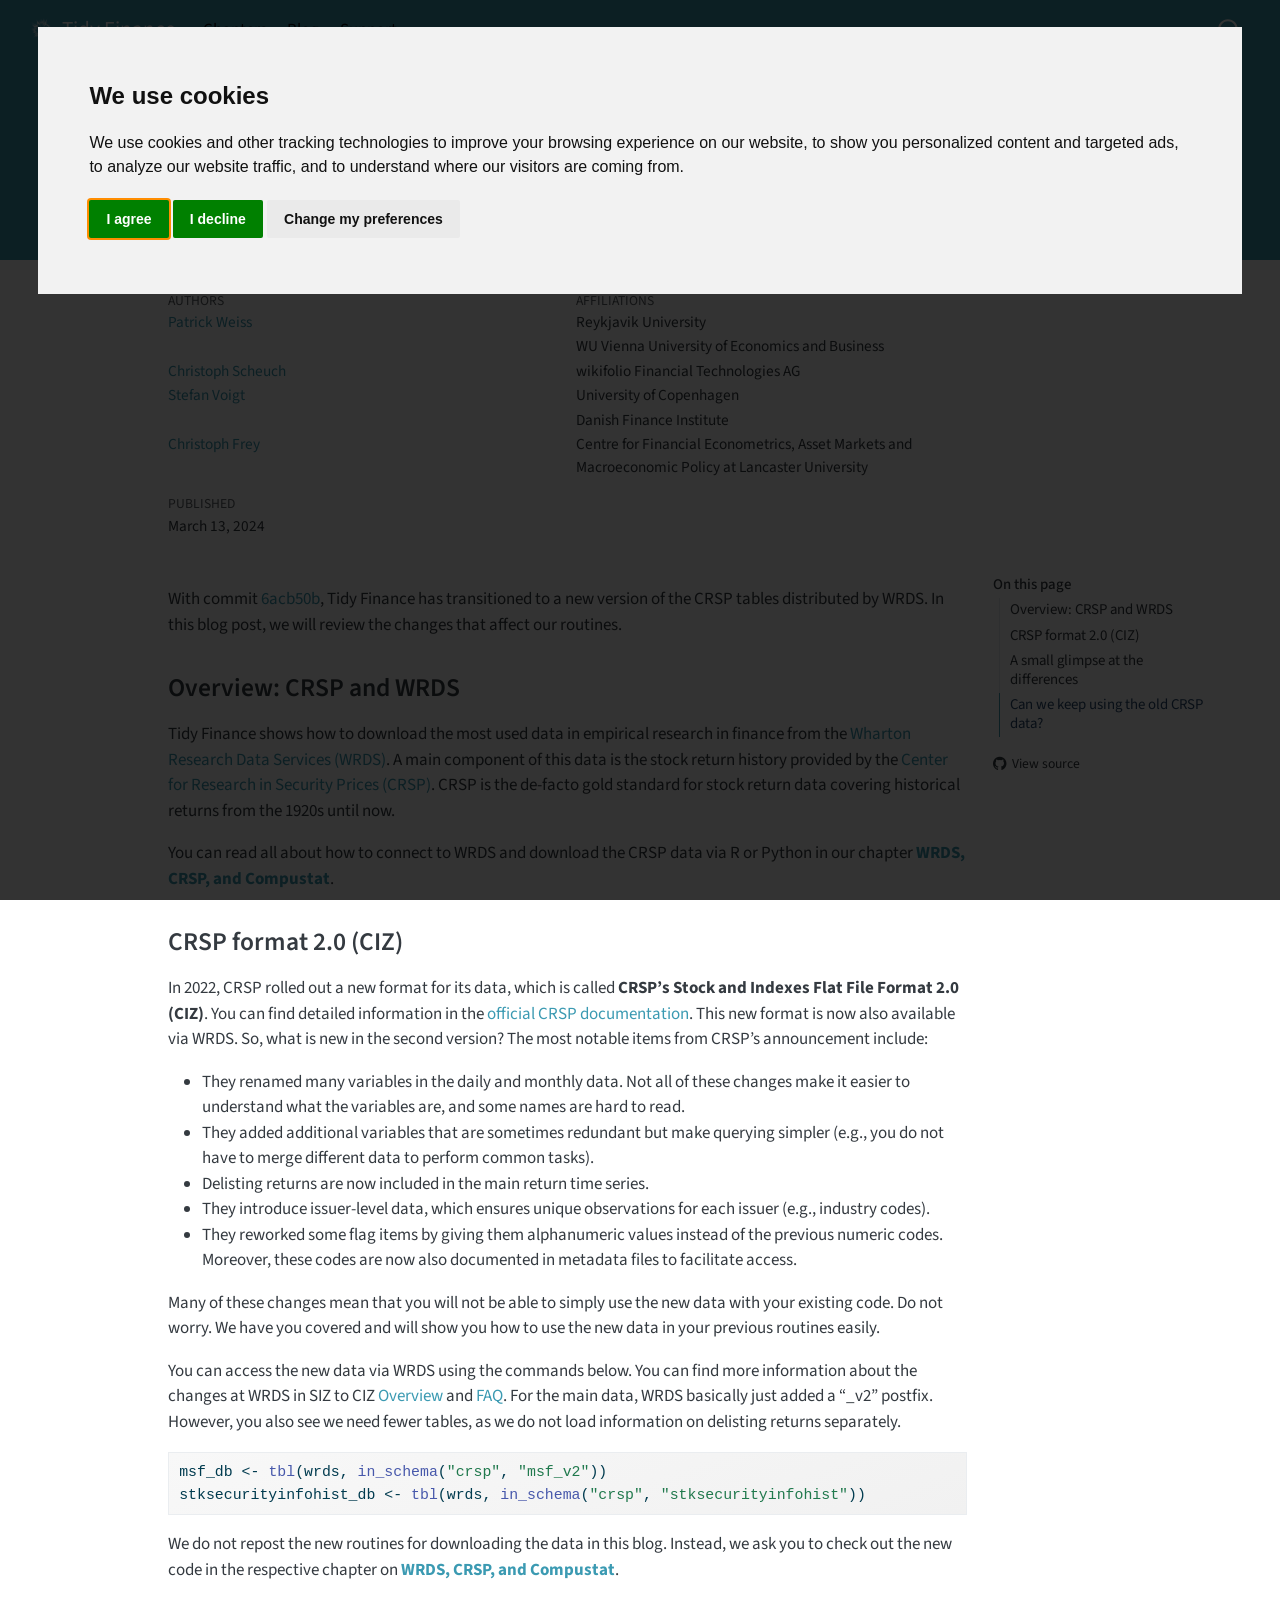
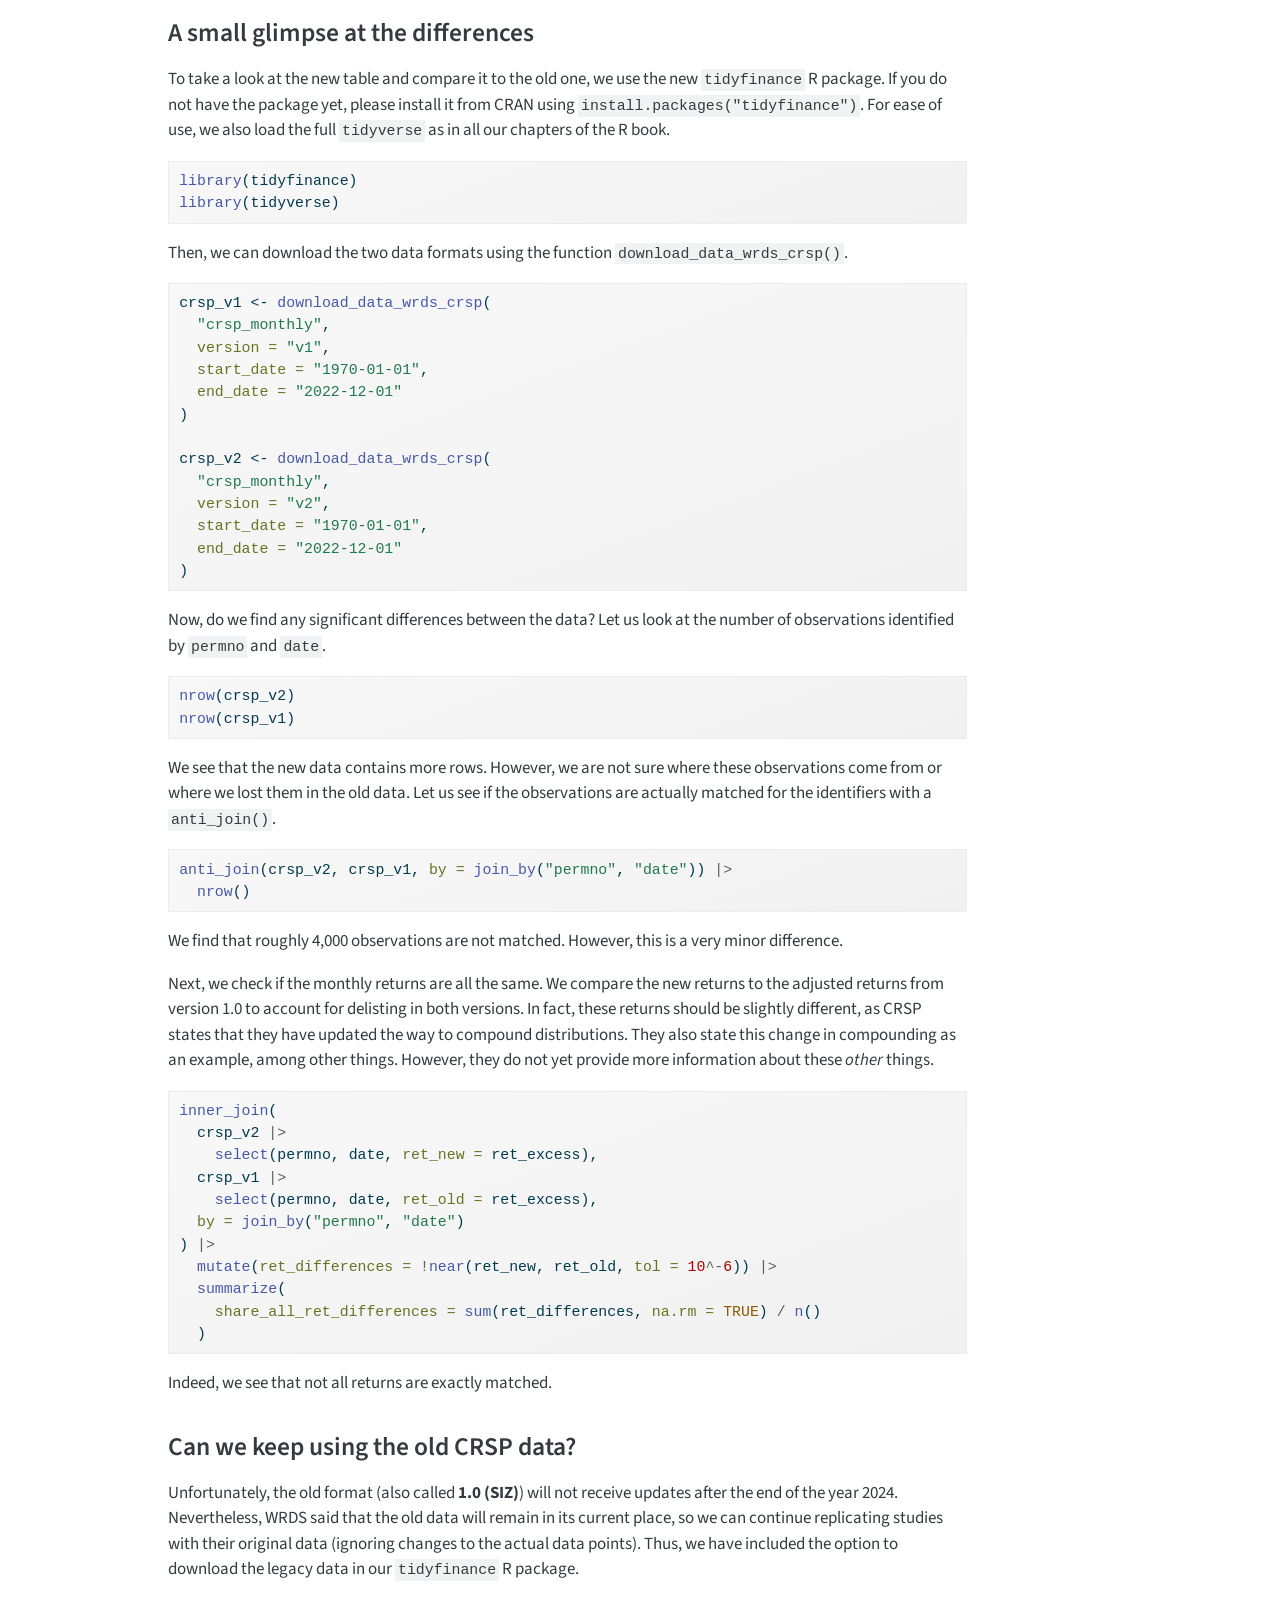
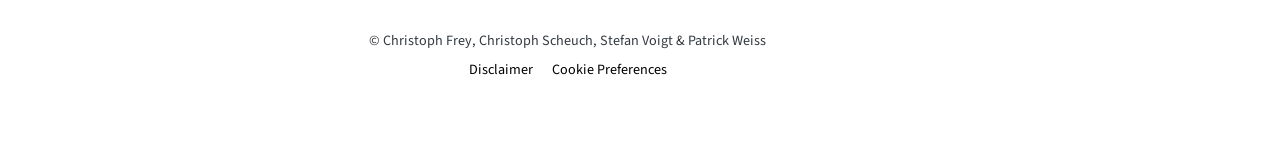
<file: docs/posts/crsp-v2-update/index.html>
<!DOCTYPE html>
<html xmlns="http://www.w3.org/1999/xhtml" lang="en" xml:lang="en"><head>

<meta charset="utf-8">
<meta name="generator" content="quarto-1.9.38">

<meta name="viewport" content="width=device-width, initial-scale=1.0, user-scalable=yes">

<meta name="author" content="Patrick Weiss">
<meta name="author" content="Christoph Scheuch">
<meta name="author" content="Stefan Voigt">
<meta name="author" content="Christoph Frey">
<meta name="dcterms.date" content="2024-03-13">
<meta name="description" content="The highlights of the recent switch to CRSP 2.0 data">

<title>CRSP 2.0 Update – Tidy Finance</title>
<style>
/* Default styles provided by pandoc.
** See https://pandoc.org/MANUAL.html#variables-for-html for config info.
*/
code{white-space: pre-wrap;}
span.smallcaps{font-variant: small-caps;}
div.columns{display: flex; gap: min(4vw, 1.5em);}
div.column{flex: auto; overflow-x: auto;}
div.hanging-indent{margin-left: 1.5em; text-indent: -1.5em;}
ul.task-list{list-style: none;}
ul.task-list li input[type="checkbox"] {
  width: 0.8em;
  margin: 0 0.8em 0.2em -1em; /* quarto-specific, see https://github.com/quarto-dev/quarto-cli/issues/4556 */ 
  vertical-align: middle;
}
/* CSS for syntax highlighting */
html { -webkit-text-size-adjust: 100%; }
pre > code.sourceCode { white-space: pre; position: relative; }
pre > code.sourceCode > span { display: inline-block; line-height: 1.25; }
pre > code.sourceCode > span:empty { height: 1.2em; }
.sourceCode { overflow: visible; }
code.sourceCode > span { color: inherit; text-decoration: inherit; }
div.sourceCode { margin: 1em 0; }
pre.sourceCode { margin: 0; }
@media screen {
div.sourceCode { overflow: auto; }
}
@media print {
pre > code.sourceCode { white-space: pre-wrap; }
pre > code.sourceCode > span { text-indent: -5em; padding-left: 5em; }
}
pre.numberSource code
  { counter-reset: source-line 0; }
pre.numberSource code > span
  { position: relative; left: -4em; counter-increment: source-line; }
pre.numberSource code > span > a:first-child::before
  { content: counter(source-line);
    position: relative; left: -1em; text-align: right; vertical-align: baseline;
    border: none; display: inline-block;
    -webkit-touch-callout: none; -webkit-user-select: none;
    -khtml-user-select: none; -moz-user-select: none;
    -ms-user-select: none; user-select: none;
    padding: 0 4px; width: 4em;
  }
pre.numberSource { margin-left: 3em;  padding-left: 4px; }
div.sourceCode
  {   }
@media screen {
pre > code.sourceCode > span > a:first-child::before { text-decoration: underline; }
}
</style>


<script src="../../site_libs/quarto-nav/quarto-nav.js"></script>
<script src="../../site_libs/clipboard/clipboard.min.js"></script>
<script src="../../site_libs/quarto-search/autocomplete.umd.js"></script>
<script src="../../site_libs/quarto-search/fuse.min.js"></script>
<script src="../../site_libs/quarto-search/quarto-search.js"></script>
<meta name="quarto:offset" content="../../">
<link href="../../assets/img/favicon.png" rel="icon" type="image/png">
<script src="../../site_libs/cookie-consent/cookie-consent.js"></script>
<link href="../../site_libs/cookie-consent/cookie-consent.css" rel="stylesheet">
<script src="../../site_libs/quarto-html/quarto.js" type="module"></script>
<script src="../../site_libs/quarto-html/tabsets/tabsets.js" type="module"></script>
<script src="../../site_libs/quarto-html/popper.min.js"></script>
<script src="../../site_libs/quarto-html/tippy.umd.min.js"></script>
<script src="../../site_libs/quarto-html/anchor.min.js"></script>
<link href="../../site_libs/quarto-html/tippy.css" rel="stylesheet">
<link href="../../site_libs/quarto-html/quarto-syntax-highlighting-15634bcf2e68342d4ad2dfa704d543f6.css" rel="stylesheet" id="quarto-text-highlighting-styles">
<script src="../../site_libs/bootstrap/bootstrap.min.js"></script>
<link href="../../site_libs/bootstrap/bootstrap-icons.css" rel="stylesheet">
<link href="../../site_libs/bootstrap/bootstrap-15df67a978eff2724f248dfecb6ea2b0.min.css" rel="stylesheet" append-hash="true" id="quarto-bootstrap" data-mode="light">
<script id="quarto-search-options" type="application/json">{
  "location": "navbar",
  "copy-button": false,
  "collapse-after": 3,
  "panel-placement": "end",
  "type": "overlay",
  "limit": 50,
  "keyboard-shortcut": [
    "f",
    "/",
    "s"
  ],
  "show-item-context": false,
  "language": {
    "search-no-results-text": "No results",
    "search-matching-documents-text": "matching documents",
    "search-copy-link-title": "Copy link to search",
    "search-hide-matches-text": "Hide additional matches",
    "search-more-match-text": "more match in this document",
    "search-more-matches-text": "more matches in this document",
    "search-clear-button-title": "Clear",
    "search-text-placeholder": "",
    "search-detached-cancel-button-title": "Cancel",
    "search-submit-button-title": "Submit",
    "search-label": "Search"
  }
}</script>
<script async="" src="https://www.googletagmanager.com/gtag/js?id=G-DH3KZSMJ5W"></script>

<script type="text/plain" cookie-consent="tracking">

window.dataLayer = window.dataLayer || [];
function gtag(){dataLayer.push(arguments);}
gtag('js', new Date());
gtag('config', 'G-DH3KZSMJ5W', { 'anonymize_ip': true});
</script>

<script type="text/javascript" charset="UTF-8">
document.addEventListener('DOMContentLoaded', function () {
cookieconsent.run({
  "notice_banner_type":"interstitial",
  "consent_type":"express",
  "palette":"light",
  "language":"en",
  "page_load_consent_levels":["strictly-necessary"],
  "notice_banner_reject_button_hide":false,
  "preferences_center_close_button_hide":false,
  "website_name":""
  ,
"language":"en"
  });
});
</script> 
  
<style>html{ scroll-behavior: smooth; }</style>


<link rel="stylesheet" href="../../assets/css/global.css">
<meta property="og:title" content="CRSP 2.0 Update – Tidy Finance">
<meta property="og:description" content="The highlights of the recent switch to CRSP 2.0 data">
<meta property="og:image" content="https://blog.tidy-finance.org/assets/img/cover.png">
<meta property="og:site_name" content="Tidy Finance">
<meta property="og:image:height" content="1800">
<meta property="og:image:width" content="3000">
</head>

<body class="nav-fixed quarto-light">

<div id="quarto-search-results"></div>
  <header id="quarto-header" class="headroom fixed-top quarto-banner">
    <nav class="navbar navbar-expand-lg " data-bs-theme="dark">
      <div class="navbar-container container-fluid">
      <div class="navbar-brand-container mx-auto">
    <a href="https://www.tidy-finance.org" class="navbar-brand navbar-brand-logo">
    <img src="../../assets/img/logo-website-white.png" alt="" class="navbar-logo light-content">
    <img src="../../assets/img/logo-website-white.png" alt="" class="navbar-logo dark-content">
    </a>
    <a class="navbar-brand" href="https://www.tidy-finance.org">
    <span class="navbar-title">Tidy Finance</span>
    </a>
  </div>
            <div id="quarto-search" class="" title="Search"></div>
          <button class="navbar-toggler" type="button" data-bs-toggle="collapse" data-bs-target="#navbarCollapse" aria-controls="navbarCollapse" role="menu" aria-expanded="false" aria-label="Toggle navigation" onclick="if (window.quartoToggleHeadroom) { window.quartoToggleHeadroom(); }">
  <span class="navbar-toggler-icon"></span>
</button>
          <div class="collapse navbar-collapse" id="navbarCollapse">
            <ul class="navbar-nav navbar-nav-scroll me-auto">
  <li class="nav-item">
    <a class="nav-link" href="https://www.tidy-finance.org/chapters/index.html"> 
<span class="menu-text">Chapters</span></a>
  </li>  
  <li class="nav-item">
    <a class="nav-link" href="../../index.html"> 
<span class="menu-text">Blog</span></a>
  </li>  
  <li class="nav-item">
    <a class="nav-link" href="https://www.tidy-finance.org/support.html"> 
<span class="menu-text">Support</span></a>
  </li>  
</ul>
          </div> <!-- /navcollapse -->
            <div class="quarto-navbar-tools">
</div>
      </div> <!-- /container-fluid -->
    </nav>
</header>
<!-- content -->
<header id="title-block-header" class="quarto-title-block default page-columns page-full">
  <div class="quarto-title-banner page-columns page-full">
    <div class="quarto-title column-body">
      <h1 class="title">CRSP 2.0 Update</h1>
                  <div>
        <div class="description">
          The highlights of the recent switch to CRSP 2.0 data
        </div>
      </div>
                          <div class="quarto-categories">
                <div class="quarto-category">Data</div>
                <div class="quarto-category">R</div>
                <div class="quarto-category">Python</div>
              </div>
                  </div>
  </div>
    
  <div class="quarto-title-meta-author">
    <div class="quarto-title-meta-heading">Authors</div>
    <div class="quarto-title-meta-heading">Affiliations</div>
    
      <div class="quarto-title-meta-contents">
      <p class="author"><a href="https://sites.google.com/view/patrick-weiss">Patrick Weiss</a> </p>
    </div>
    <div class="quarto-title-meta-contents">
          <p class="affiliation">
              Reykjavik University
            </p>
          <p class="affiliation">
              WU Vienna University of Economics and Business
            </p>
        </div>
      <div class="quarto-title-meta-contents">
      <p class="author"><a href="https://christophscheuch.github.io/">Christoph Scheuch</a> </p>
    </div>
    <div class="quarto-title-meta-contents">
          <p class="affiliation">
              wikifolio Financial Technologies AG
            </p>
        </div>
      <div class="quarto-title-meta-contents">
      <p class="author"><a href="https://www.voigtstefan.me/">Stefan Voigt</a> </p>
    </div>
    <div class="quarto-title-meta-contents">
          <p class="affiliation">
              University of Copenhagen
            </p>
          <p class="affiliation">
              Danish Finance Institute
            </p>
        </div>
      <div class="quarto-title-meta-contents">
      <p class="author"><a href="https://sites.google.com/site/christophfrey/">Christoph Frey</a> </p>
    </div>
    <div class="quarto-title-meta-contents">
          <p class="affiliation">
              Centre for Financial Econometrics, Asset Markets and Macroeconomic Policy at Lancaster University
            </p>
        </div>
    </div>

  <div class="quarto-title-meta">

        
      <div>
      <div class="quarto-title-meta-heading">Published</div>
      <div class="quarto-title-meta-contents">
        <p class="date">March 13, 2024</p>
      </div>
    </div>
    
      
    </div>
    
  
  </header><div id="quarto-content" class="quarto-container page-columns page-rows-contents page-layout-article page-navbar">
<!-- sidebar -->
<!-- margin-sidebar -->
    <div id="quarto-margin-sidebar" class="sidebar margin-sidebar">
        <nav id="TOC" role="doc-toc" class="toc-active">
    <h2 id="toc-title">On this page</h2>
   
  <ul>
  <li><a href="#overview-crsp-and-wrds" id="toc-overview-crsp-and-wrds" class="nav-link active" data-scroll-target="#overview-crsp-and-wrds">Overview: CRSP and WRDS</a></li>
  <li><a href="#crsp-format-2.0-ciz" id="toc-crsp-format-2.0-ciz" class="nav-link" data-scroll-target="#crsp-format-2.0-ciz">CRSP format 2.0 (CIZ)</a></li>
  <li><a href="#a-small-glimpse-at-the-differences" id="toc-a-small-glimpse-at-the-differences" class="nav-link" data-scroll-target="#a-small-glimpse-at-the-differences">A small glimpse at the differences</a></li>
  <li><a href="#can-we-keep-using-the-old-crsp-data" id="toc-can-we-keep-using-the-old-crsp-data" class="nav-link" data-scroll-target="#can-we-keep-using-the-old-crsp-data">Can we keep using the old CRSP data?</a></li>
  </ul>
<div class="toc-actions"><ul><li><a href="https://github.com/tidy-finance/blog/blob/main/posts/crsp-v2-update/index.qmd" class="toc-action"><i class="bi bi-github"></i>View source</a></li></ul></div></nav>
    </div>
<!-- main -->
<main class="content quarto-banner-title-block" id="quarto-document-content">





<p>With commit <a href="https://github.com/tidy-finance/website/commit/6acb50b4d7ee8415be41731bdd65fc88b1bff76b">6acb50b</a>, Tidy Finance has transitioned to a new version of the CRSP tables distributed by WRDS. In this blog post, we will review the changes that affect our routines.</p>
<section id="overview-crsp-and-wrds" class="level2">
<h2 class="anchored" data-anchor-id="overview-crsp-and-wrds">Overview: CRSP and WRDS</h2>
<p>Tidy Finance shows how to download the most used data in empirical research in finance from the <a href="https://wrds-www.wharton.upenn.edu/">Wharton Research Data Services (WRDS)</a>. A main component of this data is the stock return history provided by the <a href="https://crsp.org/">Center for Research in Security Prices (CRSP)</a>. CRSP is the de-facto gold standard for stock return data covering historical returns from the 1920s until now.</p>
<p>You can read all about how to connect to WRDS and download the CRSP data via R or Python in our chapter <a href="https://www.tidy-finance.org/chapters/wrds-crsp-and-compustat.html"><strong>WRDS, CRSP, and Compustat</strong></a>.</p>
</section>
<section id="crsp-format-2.0-ciz" class="level2">
<h2 class="anchored" data-anchor-id="crsp-format-2.0-ciz">CRSP format 2.0 (CIZ)</h2>
<p>In 2022, CRSP rolled out a new format for its data, which is called <strong>CRSP’s Stock and Indexes Flat File Format 2.0 (CIZ)</strong>. You can find detailed information in the <a href="https://www.crsp.org/wp-content/uploads/guides/CRSP_Metadata_Guide_Flat_File_Format_2.0.pdf">official CRSP documentation</a>. This new format is now also available via WRDS. So, what is new in the second version? The most notable items from CRSP’s announcement include:</p>
<ul>
<li>They renamed many variables in the daily and monthly data. Not all of these changes make it easier to understand what the variables are, and some names are hard to read.</li>
<li>They added additional variables that are sometimes redundant but make querying simpler (e.g., you do not have to merge different data to perform common tasks).</li>
<li>Delisting returns are now included in the main return time series.</li>
<li>They introduce issuer-level data, which ensures unique observations for each issuer (e.g., industry codes).</li>
<li>They reworked some flag items by giving them alphanumeric values instead of the previous numeric codes. Moreover, these codes are now also documented in metadata files to facilitate access.</li>
</ul>
<p>Many of these changes mean that you will not be able to simply use the new data with your existing code. Do not worry. We have you covered and will show you how to use the new data in your previous routines easily.</p>
<p>You can access the new data via WRDS using the commands below. You can find more information about the changes at WRDS in SIZ to CIZ <a href="https://wrds-www.wharton.upenn.edu/pages/support/manuals-and-overviews/crsp/stocks-and-indices/crsp-stock-and-indexes-version-2/crsp-ciz-overview/">Overview</a> and <a href="https://wrds-www.wharton.upenn.edu/pages/support/manuals-and-overviews/crsp/stocks-and-indices/crsp-stock-and-indexes-version-2/crsp-ciz-faq/">FAQ</a>. For the main data, WRDS basically just added a “_v2” postfix. However, you also see we need fewer tables, as we do not load information on delisting returns separately.</p>
<div class="cell">
<div class="code-copy-outer-scaffold"><div class="sourceCode cell-code" id="cb1"><pre class="sourceCode r code-with-copy"><code class="sourceCode r"><span id="cb1-1"><a href="#cb1-1" aria-hidden="true" tabindex="-1"></a>msf_db <span class="ot">&lt;-</span> <span class="fu">tbl</span>(wrds, <span class="fu">in_schema</span>(<span class="st">"crsp"</span>, <span class="st">"msf_v2"</span>))</span>
<span id="cb1-2"><a href="#cb1-2" aria-hidden="true" tabindex="-1"></a>stksecurityinfohist_db <span class="ot">&lt;-</span> <span class="fu">tbl</span>(wrds, <span class="fu">in_schema</span>(<span class="st">"crsp"</span>, <span class="st">"stksecurityinfohist"</span>))</span></code></pre></div><button title="Copy to Clipboard" class="code-copy-button"><i class="bi"></i></button></div>
</div>
<p>We do not repost the new routines for downloading the data in this blog. Instead, we ask you to check out the new code in the respective chapter on <a href="https://www.tidy-finance.org/chapters/wrds-crsp-and-compustat.html"><strong>WRDS, CRSP, and Compustat</strong></a>.</p>
</section>
<section id="a-small-glimpse-at-the-differences" class="level2">
<h2 class="anchored" data-anchor-id="a-small-glimpse-at-the-differences">A small glimpse at the differences</h2>
<p>To take a look at the new table and compare it to the old one, we use the new <code>tidyfinance</code> R package. If you do not have the package yet, please install it from CRAN using <code>install.packages("tidyfinance")</code>. For ease of use, we also load the full <code>tidyverse</code> as in all our chapters of the R book.</p>
<div class="cell">
<div class="code-copy-outer-scaffold"><div class="sourceCode cell-code" id="cb2"><pre class="sourceCode r code-with-copy"><code class="sourceCode r"><span id="cb2-1"><a href="#cb2-1" aria-hidden="true" tabindex="-1"></a><span class="fu">library</span>(tidyfinance)</span>
<span id="cb2-2"><a href="#cb2-2" aria-hidden="true" tabindex="-1"></a><span class="fu">library</span>(tidyverse)</span></code></pre></div><button title="Copy to Clipboard" class="code-copy-button"><i class="bi"></i></button></div>
</div>
<p>Then, we can download the two data formats using the function <code>download_data_wrds_crsp()</code>.</p>
<div class="cell">
<div class="code-copy-outer-scaffold"><div class="sourceCode cell-code" id="cb3"><pre class="sourceCode r code-with-copy"><code class="sourceCode r"><span id="cb3-1"><a href="#cb3-1" aria-hidden="true" tabindex="-1"></a>crsp_v1 <span class="ot">&lt;-</span> <span class="fu">download_data_wrds_crsp</span>(</span>
<span id="cb3-2"><a href="#cb3-2" aria-hidden="true" tabindex="-1"></a>  <span class="st">"crsp_monthly"</span>,</span>
<span id="cb3-3"><a href="#cb3-3" aria-hidden="true" tabindex="-1"></a>  <span class="at">version =</span> <span class="st">"v1"</span>,</span>
<span id="cb3-4"><a href="#cb3-4" aria-hidden="true" tabindex="-1"></a>  <span class="at">start_date =</span> <span class="st">"1970-01-01"</span>,</span>
<span id="cb3-5"><a href="#cb3-5" aria-hidden="true" tabindex="-1"></a>  <span class="at">end_date =</span> <span class="st">"2022-12-01"</span></span>
<span id="cb3-6"><a href="#cb3-6" aria-hidden="true" tabindex="-1"></a>)</span>
<span id="cb3-7"><a href="#cb3-7" aria-hidden="true" tabindex="-1"></a></span>
<span id="cb3-8"><a href="#cb3-8" aria-hidden="true" tabindex="-1"></a>crsp_v2 <span class="ot">&lt;-</span> <span class="fu">download_data_wrds_crsp</span>(</span>
<span id="cb3-9"><a href="#cb3-9" aria-hidden="true" tabindex="-1"></a>  <span class="st">"crsp_monthly"</span>,</span>
<span id="cb3-10"><a href="#cb3-10" aria-hidden="true" tabindex="-1"></a>  <span class="at">version =</span> <span class="st">"v2"</span>,</span>
<span id="cb3-11"><a href="#cb3-11" aria-hidden="true" tabindex="-1"></a>  <span class="at">start_date =</span> <span class="st">"1970-01-01"</span>,</span>
<span id="cb3-12"><a href="#cb3-12" aria-hidden="true" tabindex="-1"></a>  <span class="at">end_date =</span> <span class="st">"2022-12-01"</span></span>
<span id="cb3-13"><a href="#cb3-13" aria-hidden="true" tabindex="-1"></a>)</span></code></pre></div><button title="Copy to Clipboard" class="code-copy-button"><i class="bi"></i></button></div>
</div>
<p>Now, do we find any significant differences between the data? Let us look at the number of observations identified by <code>permno</code> and <code>date</code>.</p>
<div class="cell">
<div class="code-copy-outer-scaffold"><div class="sourceCode cell-code" id="cb4"><pre class="sourceCode r code-with-copy"><code class="sourceCode r"><span id="cb4-1"><a href="#cb4-1" aria-hidden="true" tabindex="-1"></a><span class="fu">nrow</span>(crsp_v2)</span>
<span id="cb4-2"><a href="#cb4-2" aria-hidden="true" tabindex="-1"></a><span class="fu">nrow</span>(crsp_v1)</span></code></pre></div><button title="Copy to Clipboard" class="code-copy-button"><i class="bi"></i></button></div>
</div>
<p>We see that the new data contains more rows. However, we are not sure where these observations come from or where we lost them in the old data. Let us see if the observations are actually matched for the identifiers with a <code>anti_join()</code>.</p>
<div class="cell">
<div class="code-copy-outer-scaffold"><div class="sourceCode cell-code" id="cb5"><pre class="sourceCode r code-with-copy"><code class="sourceCode r"><span id="cb5-1"><a href="#cb5-1" aria-hidden="true" tabindex="-1"></a><span class="fu">anti_join</span>(crsp_v2, crsp_v1, <span class="at">by =</span> <span class="fu">join_by</span>(<span class="st">"permno"</span>, <span class="st">"date"</span>)) <span class="sc">|&gt;</span></span>
<span id="cb5-2"><a href="#cb5-2" aria-hidden="true" tabindex="-1"></a>  <span class="fu">nrow</span>()</span></code></pre></div><button title="Copy to Clipboard" class="code-copy-button"><i class="bi"></i></button></div>
</div>
<p>We find that roughly 4,000 observations are not matched. However, this is a very minor difference.</p>
<p>Next, we check if the monthly returns are all the same. We compare the new returns to the adjusted returns from version 1.0 to account for delisting in both versions. In fact, these returns should be slightly different, as CRSP states that they have updated the way to compound distributions. They also state this change in compounding as an example, among other things. However, they do not yet provide more information about these <em>other</em> things.</p>
<div class="cell">
<div class="code-copy-outer-scaffold"><div class="sourceCode cell-code" id="cb6"><pre class="sourceCode r code-with-copy"><code class="sourceCode r"><span id="cb6-1"><a href="#cb6-1" aria-hidden="true" tabindex="-1"></a><span class="fu">inner_join</span>(</span>
<span id="cb6-2"><a href="#cb6-2" aria-hidden="true" tabindex="-1"></a>  crsp_v2 <span class="sc">|&gt;</span></span>
<span id="cb6-3"><a href="#cb6-3" aria-hidden="true" tabindex="-1"></a>    <span class="fu">select</span>(permno, date, <span class="at">ret_new =</span> ret_excess),</span>
<span id="cb6-4"><a href="#cb6-4" aria-hidden="true" tabindex="-1"></a>  crsp_v1 <span class="sc">|&gt;</span></span>
<span id="cb6-5"><a href="#cb6-5" aria-hidden="true" tabindex="-1"></a>    <span class="fu">select</span>(permno, date, <span class="at">ret_old =</span> ret_excess),</span>
<span id="cb6-6"><a href="#cb6-6" aria-hidden="true" tabindex="-1"></a>  <span class="at">by =</span> <span class="fu">join_by</span>(<span class="st">"permno"</span>, <span class="st">"date"</span>)</span>
<span id="cb6-7"><a href="#cb6-7" aria-hidden="true" tabindex="-1"></a>) <span class="sc">|&gt;</span></span>
<span id="cb6-8"><a href="#cb6-8" aria-hidden="true" tabindex="-1"></a>  <span class="fu">mutate</span>(<span class="at">ret_differences =</span> <span class="sc">!</span><span class="fu">near</span>(ret_new, ret_old, <span class="at">tol =</span> <span class="dv">10</span><span class="sc">^-</span><span class="dv">6</span>)) <span class="sc">|&gt;</span></span>
<span id="cb6-9"><a href="#cb6-9" aria-hidden="true" tabindex="-1"></a>  <span class="fu">summarize</span>(</span>
<span id="cb6-10"><a href="#cb6-10" aria-hidden="true" tabindex="-1"></a>    <span class="at">share_all_ret_differences =</span> <span class="fu">sum</span>(ret_differences, <span class="at">na.rm =</span> <span class="cn">TRUE</span>) <span class="sc">/</span> <span class="fu">n</span>()</span>
<span id="cb6-11"><a href="#cb6-11" aria-hidden="true" tabindex="-1"></a>  )</span></code></pre></div><button title="Copy to Clipboard" class="code-copy-button"><i class="bi"></i></button></div>
</div>
<p>Indeed, we see that not all returns are exactly matched.</p>
</section>
<section id="can-we-keep-using-the-old-crsp-data" class="level2">
<h2 class="anchored" data-anchor-id="can-we-keep-using-the-old-crsp-data">Can we keep using the old CRSP data?</h2>
<p>Unfortunately, the old format (also called <strong>1.0 (SIZ)</strong>) will not receive updates after the end of the year 2024. Nevertheless, WRDS said that the old data will remain in its current place, so we can continue replicating studies with their original data (ignoring changes to the actual data points). Thus, we have included the option to download the legacy data in our <code>tidyfinance</code> R package.</p>


</section>

</main> <!-- /main -->
<div class="custom-footer">

  <div class="copyright">© Christoph Frey, Christoph Scheuch, Stefan Voigt &amp; Patrick Weiss</div>

  <a href="disclaimer.html">Disclaimer</a>

  <a href="#" id="open_preferences_center">Cookie Preferences</a>

</div>

<script id="quarto-html-after-body" type="application/javascript">
  window.document.addEventListener("DOMContentLoaded", function (event) {
    const icon = "";
    const anchorJS = new window.AnchorJS();
    anchorJS.options = {
      placement: 'right',
      icon: icon
    };
    anchorJS.add('.anchored');
    const isCodeAnnotation = (el) => {
      for (const clz of el.classList) {
        if (clz.startsWith('code-annotation-')) {                     
          return true;
        }
      }
      return false;
    }
    const onCopySuccess = function(e) {
      // button target
      const button = e.trigger;
      // don't keep focus
      button.blur();
      // flash "checked"
      button.classList.add('code-copy-button-checked');
      var currentTitle = button.getAttribute("title");
      button.setAttribute("title", "Copied!");
      let tooltip;
      if (window.bootstrap) {
        button.setAttribute("data-bs-toggle", "tooltip");
        button.setAttribute("data-bs-placement", "left");
        button.setAttribute("data-bs-title", "Copied!");
        tooltip = new bootstrap.Tooltip(button, 
          { trigger: "manual", 
            customClass: "code-copy-button-tooltip",
            offset: [0, -8]});
        tooltip.show();    
      }
      setTimeout(function() {
        if (tooltip) {
          tooltip.hide();
          button.removeAttribute("data-bs-title");
          button.removeAttribute("data-bs-toggle");
          button.removeAttribute("data-bs-placement");
        }
        button.setAttribute("title", currentTitle);
        button.classList.remove('code-copy-button-checked');
      }, 1000);
      // clear code selection
      e.clearSelection();
    }
    const getTextToCopy = function(trigger) {
      const outerScaffold = trigger.parentElement.cloneNode(true);
      const codeEl = outerScaffold.querySelector('code');
      for (const childEl of codeEl.children) {
        if (isCodeAnnotation(childEl)) {
          childEl.remove();
        }
      }
      return codeEl.innerText;
    }
    const clipboard = new window.ClipboardJS('.code-copy-button:not([data-in-quarto-modal])', {
      text: getTextToCopy
    });
    clipboard.on('success', onCopySuccess);
    if (window.document.getElementById('quarto-embedded-source-code-modal')) {
      const clipboardModal = new window.ClipboardJS('.code-copy-button[data-in-quarto-modal]', {
        text: getTextToCopy,
        container: window.document.getElementById('quarto-embedded-source-code-modal')
      });
      clipboardModal.on('success', onCopySuccess);
    }
      var localhostRegex = new RegExp(/^(?:http|https):\/\/localhost\:?[0-9]*\//);
      var mailtoRegex = new RegExp(/^mailto:/);
        var filterRegex = new RegExp("^(?:http:|https:)\/\/www\.tidy-finance\.org");
      var isInternal = (href) => {
          return filterRegex.test(href) || localhostRegex.test(href) || mailtoRegex.test(href);
      }
      // Inspect non-navigation links and adorn them if external
     var links = window.document.querySelectorAll('a[href]:not(.nav-link):not(.navbar-brand):not(.toc-action):not(.sidebar-link):not(.sidebar-item-toggle):not(.pagination-link):not(.no-external):not([aria-hidden]):not(.dropdown-item):not(.quarto-navigation-tool):not(.about-link)');
      for (var i=0; i<links.length; i++) {
        const link = links[i];
        if (!isInternal(link.href)) {
          // undo the damage that might have been done by quarto-nav.js in the case of
          // links that we want to consider external
          if (link.dataset.originalHref !== undefined) {
            link.href = link.dataset.originalHref;
          }
            // target, if specified
            link.setAttribute("target", "_blank");
            if (link.getAttribute("rel") === null) {
              link.setAttribute("rel", "noopener");
            }
        }
      }
    function tippyHover(el, contentFn, onTriggerFn, onUntriggerFn) {
      const config = {
        allowHTML: true,
        maxWidth: 500,
        delay: 100,
        arrow: false,
        appendTo: function(el) {
            return el.parentElement;
        },
        interactive: true,
        interactiveBorder: 10,
        theme: 'quarto',
        placement: 'bottom-start',
      };
      if (contentFn) {
        config.content = contentFn;
      }
      if (onTriggerFn) {
        config.onTrigger = onTriggerFn;
      }
      if (onUntriggerFn) {
        config.onUntrigger = onUntriggerFn;
      }
      window.tippy(el, config); 
    }
    const noterefs = window.document.querySelectorAll('a[role="doc-noteref"]');
    for (var i=0; i<noterefs.length; i++) {
      const ref = noterefs[i];
      tippyHover(ref, function() {
        // use id or data attribute instead here
        let href = ref.getAttribute('data-footnote-href') || ref.getAttribute('href');
        try { href = new URL(href).hash; } catch {}
        const id = href.replace(/^#\/?/, "");
        const note = window.document.getElementById(id);
        if (note) {
          return note.innerHTML;
        } else {
          return "";
        }
      });
    }
    const xrefs = window.document.querySelectorAll('a.quarto-xref');
    const processXRef = (id, note) => {
      // Strip column container classes
      const stripColumnClz = (el) => {
        el.classList.remove("page-full", "page-columns");
        if (el.children) {
          for (const child of el.children) {
            stripColumnClz(child);
          }
        }
      }
      stripColumnClz(note)
      if (id === null || id.startsWith('sec-')) {
        // Special case sections, only their first couple elements
        const container = document.createElement("div");
        if (note.children && note.children.length > 2) {
          container.appendChild(note.children[0].cloneNode(true));
          for (let i = 1; i < note.children.length; i++) {
            const child = note.children[i];
            if (child.tagName === "P" && child.innerText === "") {
              continue;
            } else {
              container.appendChild(child.cloneNode(true));
              break;
            }
          }
          if (window.Quarto?.typesetMath) {
            window.Quarto.typesetMath(container);
          }
          return container.innerHTML
        } else {
          if (window.Quarto?.typesetMath) {
            window.Quarto.typesetMath(note);
          }
          return note.innerHTML;
        }
      } else {
        // Remove any anchor links if they are present
        const anchorLink = note.querySelector('a.anchorjs-link');
        if (anchorLink) {
          anchorLink.remove();
        }
        if (window.Quarto?.typesetMath) {
          window.Quarto.typesetMath(note);
        }
        if (note.classList.contains("callout")) {
          return note.outerHTML;
        } else {
          return note.innerHTML;
        }
      }
    }
    for (var i=0; i<xrefs.length; i++) {
      const xref = xrefs[i];
      tippyHover(xref, undefined, function(instance) {
        instance.disable();
        let url = xref.getAttribute('href');
        let hash = undefined; 
        if (url.startsWith('#')) {
          hash = url;
        } else {
          try { hash = new URL(url).hash; } catch {}
        }
        if (hash) {
          const id = hash.replace(/^#\/?/, "");
          const note = window.document.getElementById(id);
          if (note !== null) {
            try {
              const html = processXRef(id, note.cloneNode(true));
              instance.setContent(html);
            } finally {
              instance.enable();
              instance.show();
            }
          } else {
            // See if we can fetch this
            fetch(url.split('#')[0])
            .then(res => res.text())
            .then(html => {
              const parser = new DOMParser();
              const htmlDoc = parser.parseFromString(html, "text/html");
              const note = htmlDoc.getElementById(id);
              if (note !== null) {
                const html = processXRef(id, note);
                instance.setContent(html);
              } 
            }).finally(() => {
              instance.enable();
              instance.show();
            });
          }
        } else {
          // See if we can fetch a full url (with no hash to target)
          // This is a special case and we should probably do some content thinning / targeting
          fetch(url)
          .then(res => res.text())
          .then(html => {
            const parser = new DOMParser();
            const htmlDoc = parser.parseFromString(html, "text/html");
            const note = htmlDoc.querySelector('main.content');
            if (note !== null) {
              // This should only happen for chapter cross references
              // (since there is no id in the URL)
              // remove the first header
              if (note.children.length > 0 && note.children[0].tagName === "HEADER") {
                note.children[0].remove();
              }
              const html = processXRef(null, note);
              instance.setContent(html);
            } 
          }).finally(() => {
            instance.enable();
            instance.show();
          });
        }
      }, function(instance) {
      });
    }
        let selectedAnnoteEl;
        const selectorForAnnotation = ( cell, annotation) => {
          let cellAttr = 'data-code-cell="' + cell + '"';
          let lineAttr = 'data-code-annotation="' +  annotation + '"';
          const selector = 'span[' + cellAttr + '][' + lineAttr + ']';
          return selector;
        }
        const selectCodeLines = (annoteEl) => {
          const doc = window.document;
          const targetCell = annoteEl.getAttribute("data-target-cell");
          const targetAnnotation = annoteEl.getAttribute("data-target-annotation");
          const annoteSpan = window.document.querySelector(selectorForAnnotation(targetCell, targetAnnotation));
          const lines = annoteSpan.getAttribute("data-code-lines").split(",");
          const lineIds = lines.map((line) => {
            return targetCell + "-" + line;
          })
          let top = null;
          let height = null;
          let parent = null;
          if (lineIds.length > 0) {
              //compute the position of the single el (top and bottom and make a div)
              const el = window.document.getElementById(lineIds[0]);
              top = el.offsetTop;
              height = el.offsetHeight;
              parent = el.parentElement.parentElement;
            if (lineIds.length > 1) {
              const lastEl = window.document.getElementById(lineIds[lineIds.length - 1]);
              const bottom = lastEl.offsetTop + lastEl.offsetHeight;
              height = bottom - top;
            }
            if (top !== null && height !== null && parent !== null) {
              // cook up a div (if necessary) and position it 
              let div = window.document.getElementById("code-annotation-line-highlight");
              if (div === null) {
                div = window.document.createElement("div");
                div.setAttribute("id", "code-annotation-line-highlight");
                div.style.position = 'absolute';
                parent.appendChild(div);
              }
              div.style.top = top - 2 + "px";
              div.style.height = height + 4 + "px";
              div.style.left = 0;
              let gutterDiv = window.document.getElementById("code-annotation-line-highlight-gutter");
              if (gutterDiv === null) {
                gutterDiv = window.document.createElement("div");
                gutterDiv.setAttribute("id", "code-annotation-line-highlight-gutter");
                gutterDiv.style.position = 'absolute';
                const codeCell = window.document.getElementById(targetCell);
                const gutter = codeCell.querySelector('.code-annotation-gutter');
                gutter.appendChild(gutterDiv);
              }
              gutterDiv.style.top = top - 2 + "px";
              gutterDiv.style.height = height + 4 + "px";
            }
            selectedAnnoteEl = annoteEl;
          }
        };
        const unselectCodeLines = () => {
          const elementsIds = ["code-annotation-line-highlight", "code-annotation-line-highlight-gutter"];
          elementsIds.forEach((elId) => {
            const div = window.document.getElementById(elId);
            if (div) {
              div.remove();
            }
          });
          selectedAnnoteEl = undefined;
        };
          // Handle positioning of the toggle
      window.addEventListener(
        "resize",
        throttle(() => {
          elRect = undefined;
          if (selectedAnnoteEl) {
            selectCodeLines(selectedAnnoteEl);
          }
        }, 10)
      );
      function throttle(fn, ms) {
      let throttle = false;
      let timer;
        return (...args) => {
          if(!throttle) { // first call gets through
              fn.apply(this, args);
              throttle = true;
          } else { // all the others get throttled
              if(timer) clearTimeout(timer); // cancel #2
              timer = setTimeout(() => {
                fn.apply(this, args);
                timer = throttle = false;
              }, ms);
          }
        };
      }
        // Attach click handler to the DT
        const annoteDls = window.document.querySelectorAll('dt[data-target-cell]');
        for (const annoteDlNode of annoteDls) {
          annoteDlNode.addEventListener('click', (event) => {
            const clickedEl = event.target;
            if (clickedEl !== selectedAnnoteEl) {
              unselectCodeLines();
              const activeEl = window.document.querySelector('dt[data-target-cell].code-annotation-active');
              if (activeEl) {
                activeEl.classList.remove('code-annotation-active');
              }
              selectCodeLines(clickedEl);
              clickedEl.classList.add('code-annotation-active');
            } else {
              // Unselect the line
              unselectCodeLines();
              clickedEl.classList.remove('code-annotation-active');
            }
          });
        }
    const findCites = (el) => {
      const parentEl = el.parentElement;
      if (parentEl) {
        const cites = parentEl.dataset.cites;
        if (cites) {
          return {
            el,
            cites: cites.split(' ')
          };
        } else {
          return findCites(el.parentElement)
        }
      } else {
        return undefined;
      }
    };
    var bibliorefs = window.document.querySelectorAll('a[role="doc-biblioref"]');
    for (var i=0; i<bibliorefs.length; i++) {
      const ref = bibliorefs[i];
      const citeInfo = findCites(ref);
      if (citeInfo) {
        tippyHover(citeInfo.el, function() {
          var popup = window.document.createElement('div');
          citeInfo.cites.forEach(function(cite) {
            var citeDiv = window.document.createElement('div');
            citeDiv.classList.add('hanging-indent');
            citeDiv.classList.add('csl-entry');
            var biblioDiv = window.document.getElementById('ref-' + cite);
            if (biblioDiv) {
              citeDiv.innerHTML = biblioDiv.innerHTML;
            }
            popup.appendChild(citeDiv);
          });
          return popup.innerHTML;
        });
      }
    }
  });
  </script>
</div> <!-- /content -->
<footer class="footer">
  <div class="nav-footer">
    <div class="nav-footer-left">
      &nbsp;
    </div>   
    <div class="nav-footer-center">

<div class="toc-actions d-sm-block d-md-none"><ul><li><a href="https://github.com/tidy-finance/blog/blob/main/posts/crsp-v2-update/index.qmd" class="toc-action"><i class="bi bi-github"></i>View source</a></li></ul></div></div>
    <div class="nav-footer-right">
      &nbsp;
    </div>
  </div>
</footer>




<script src="../../site_libs/quarto-html/zenscroll-min.js"></script>
</body></html>
</file>
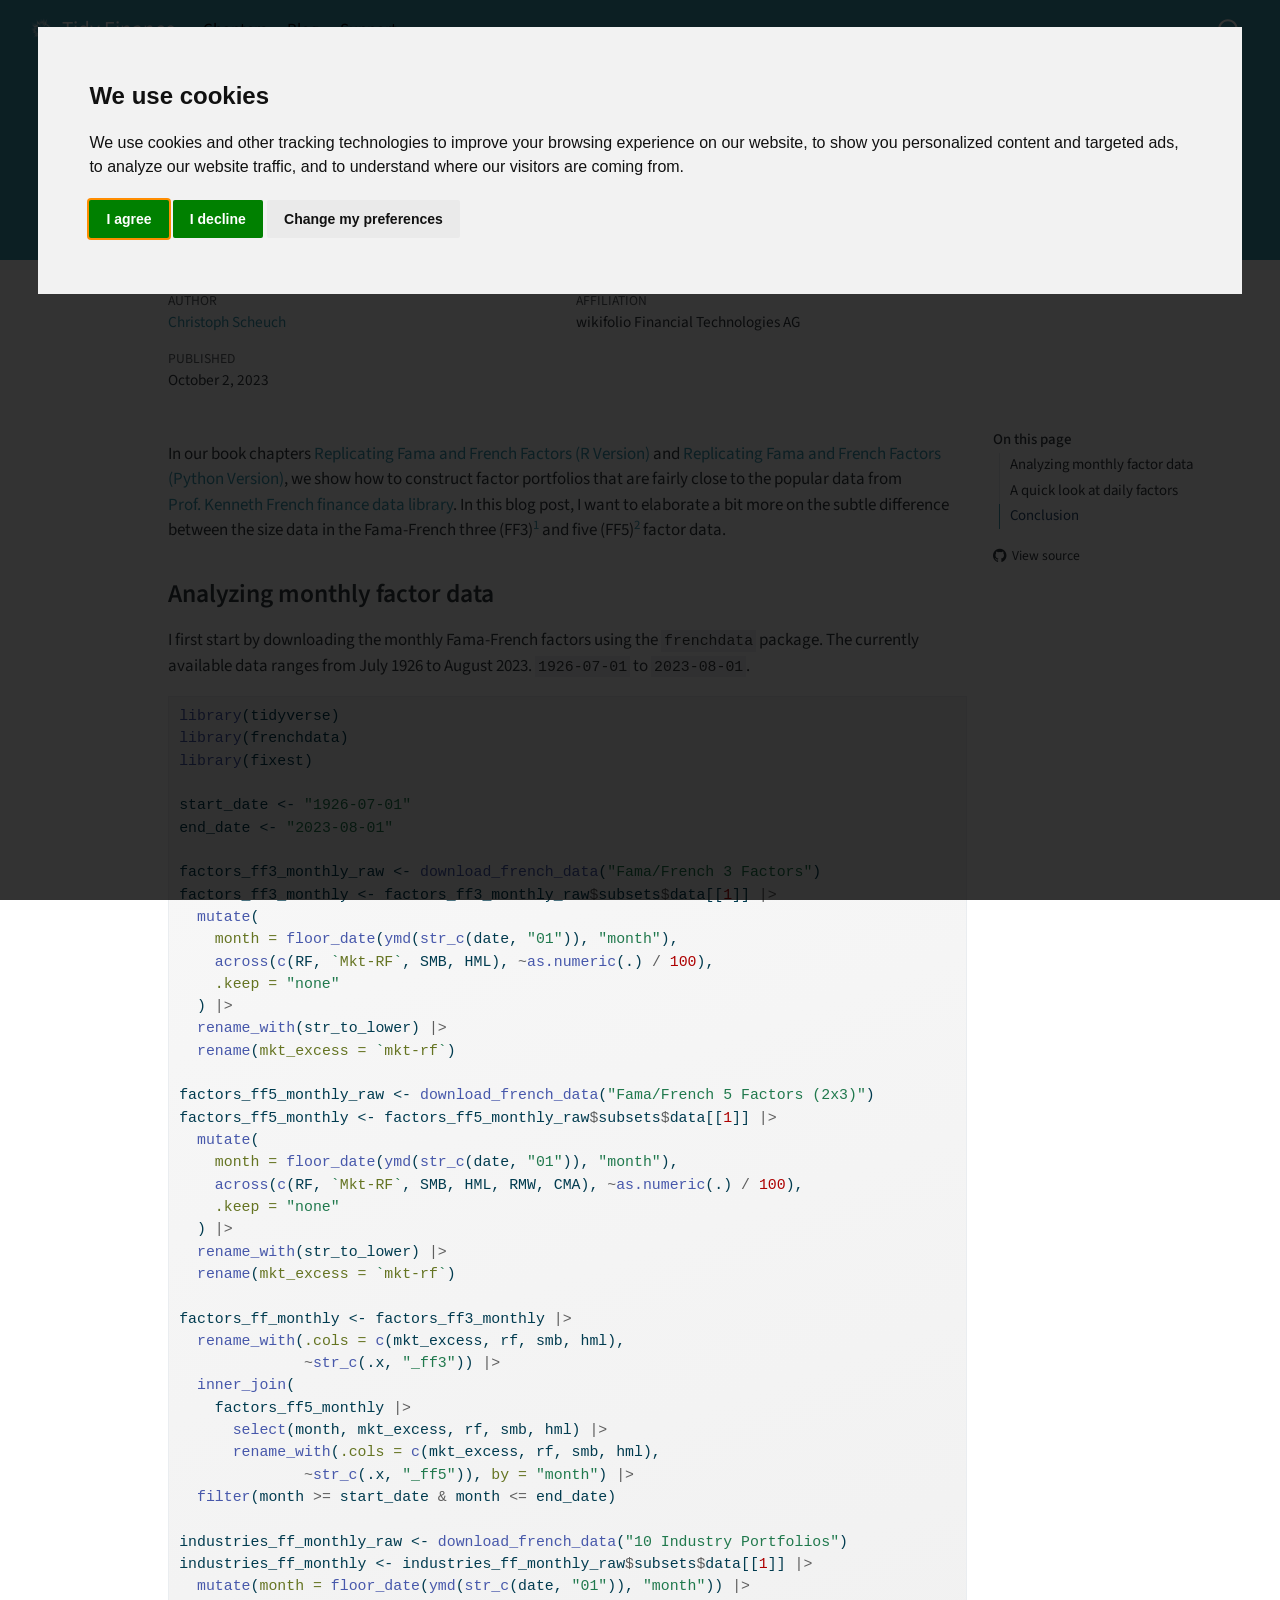
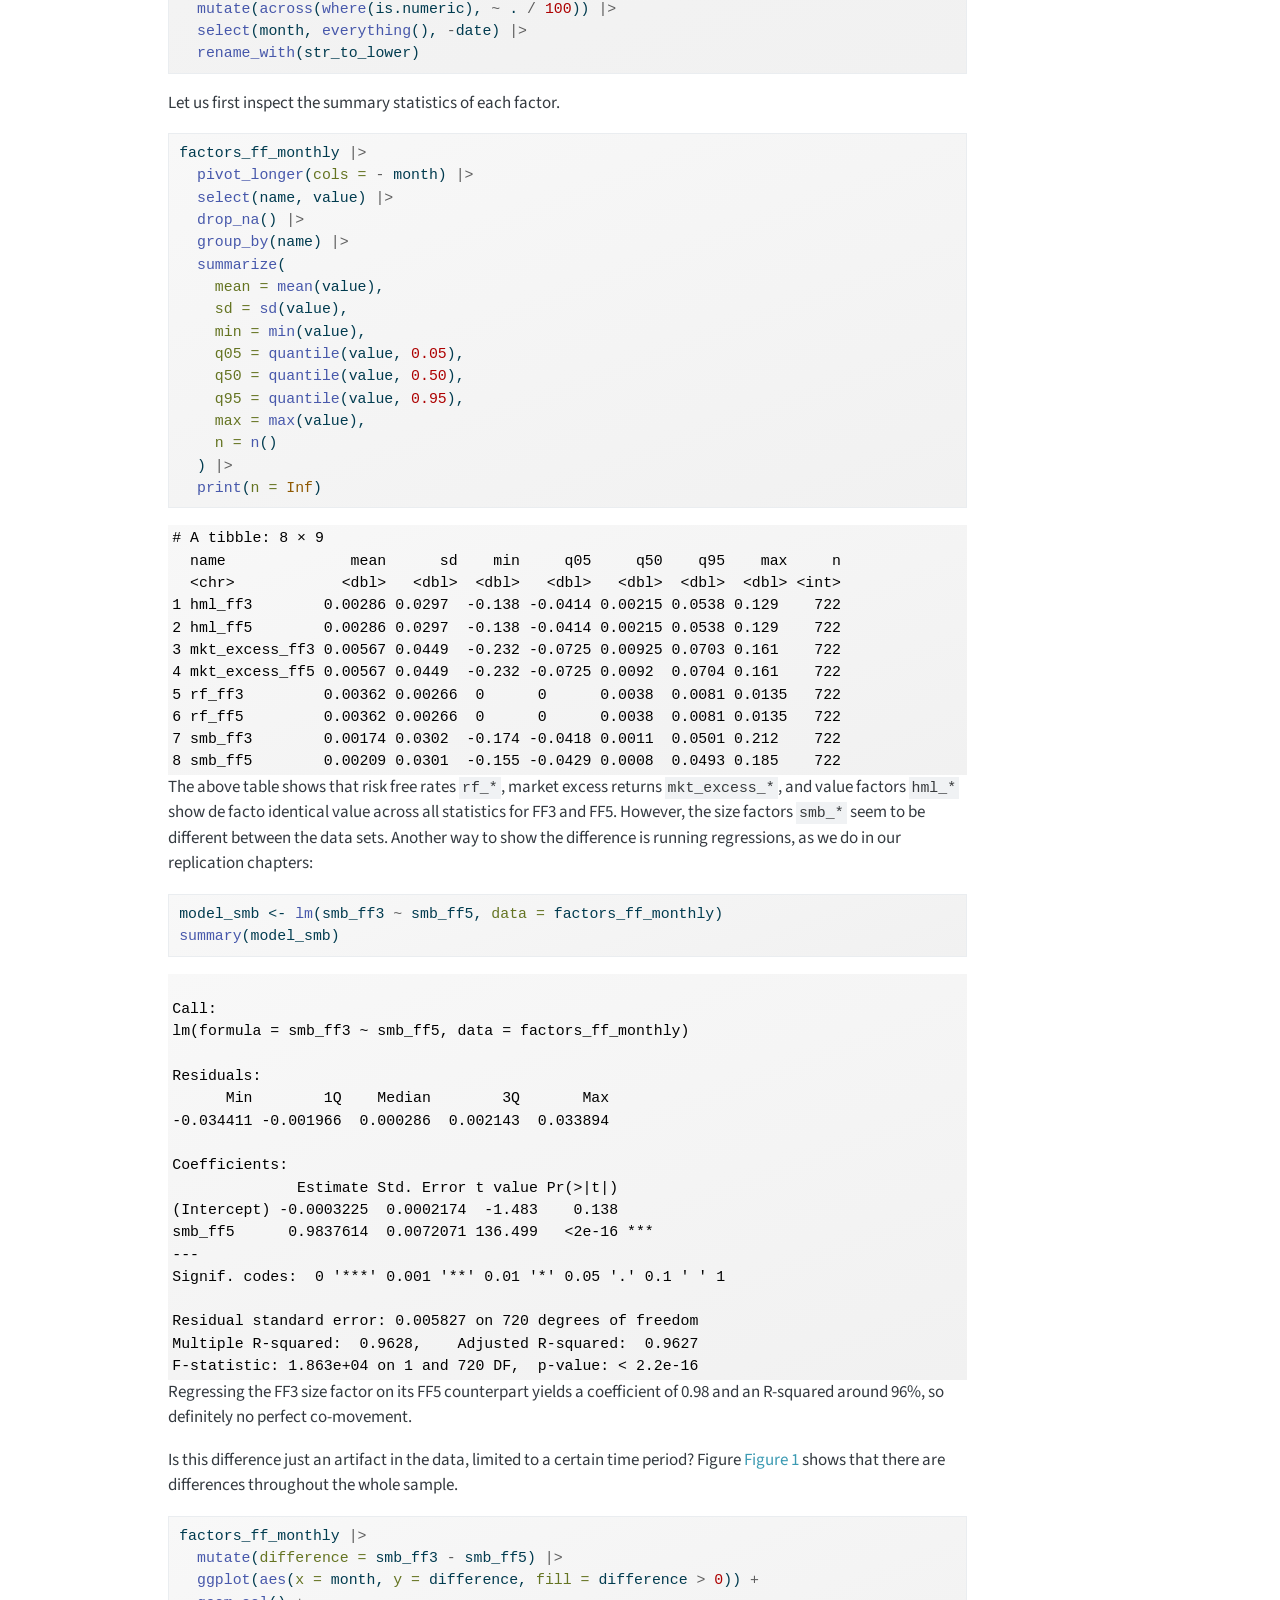
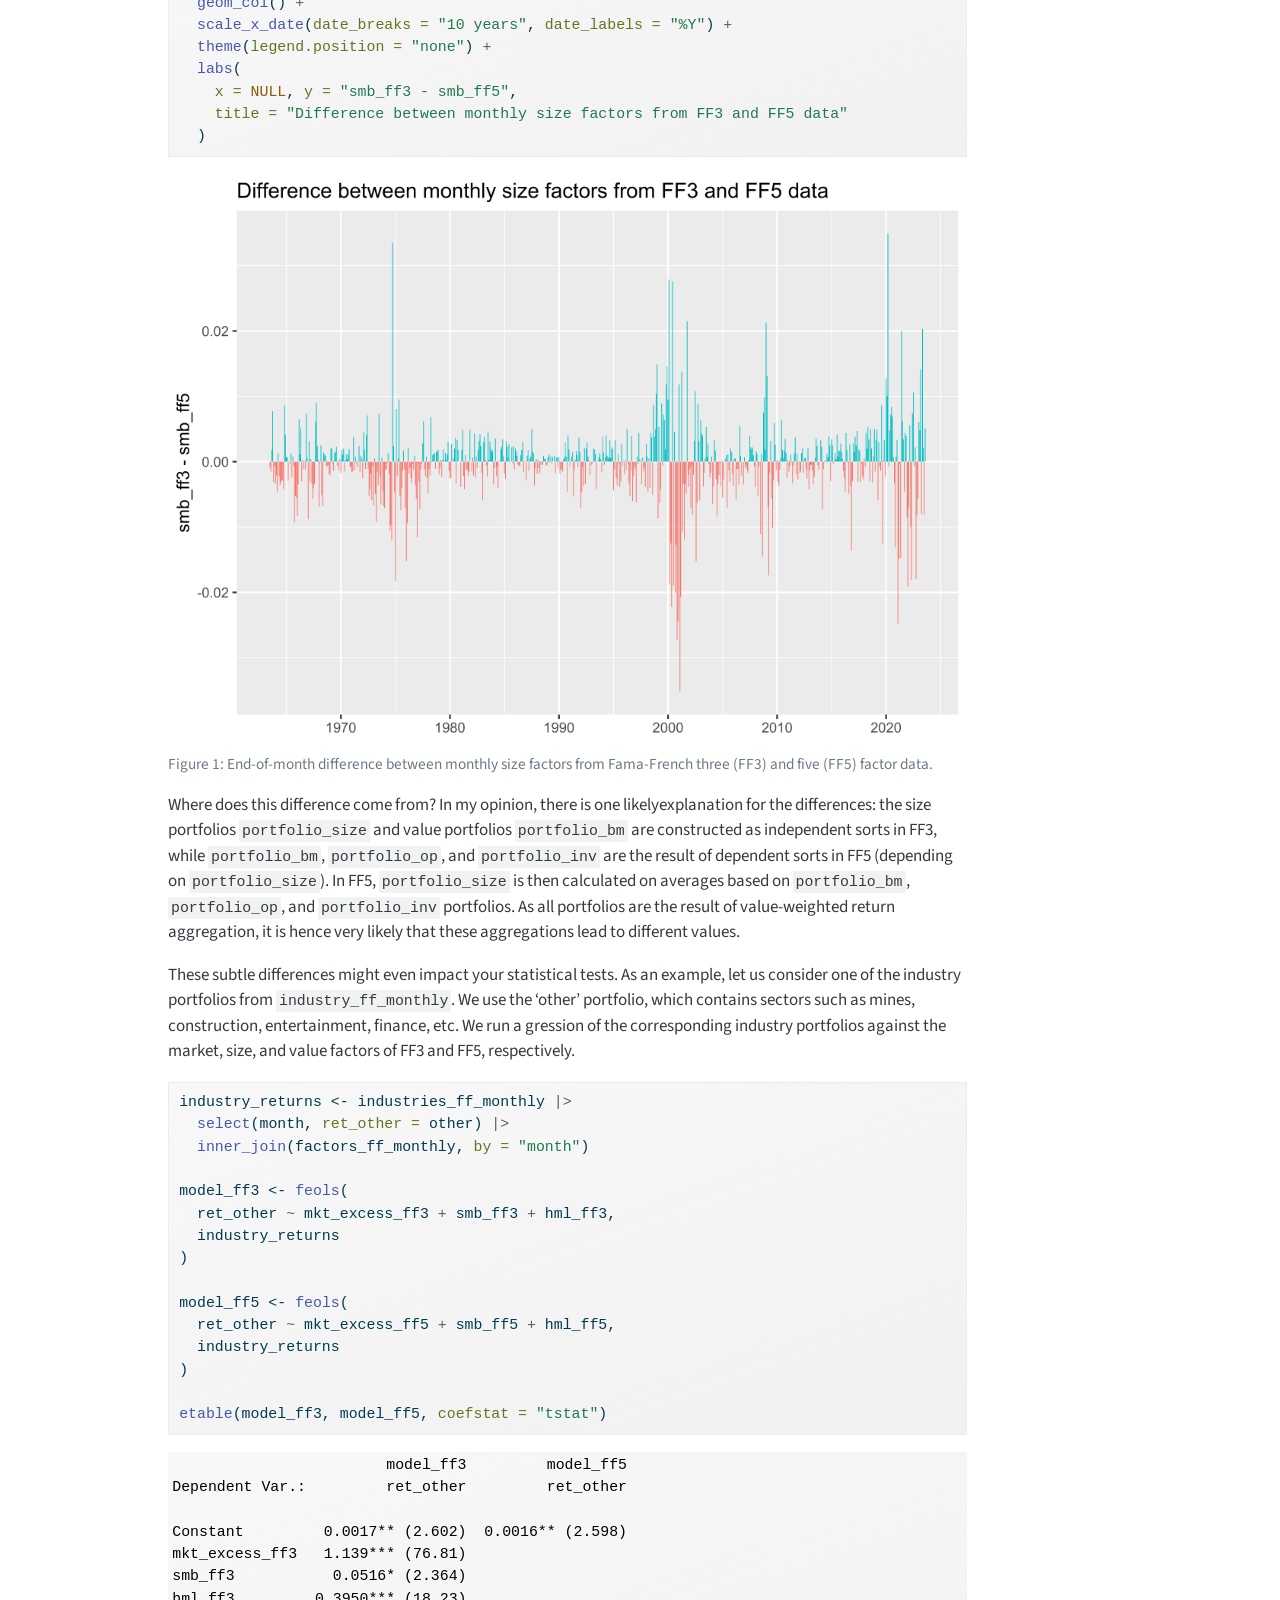
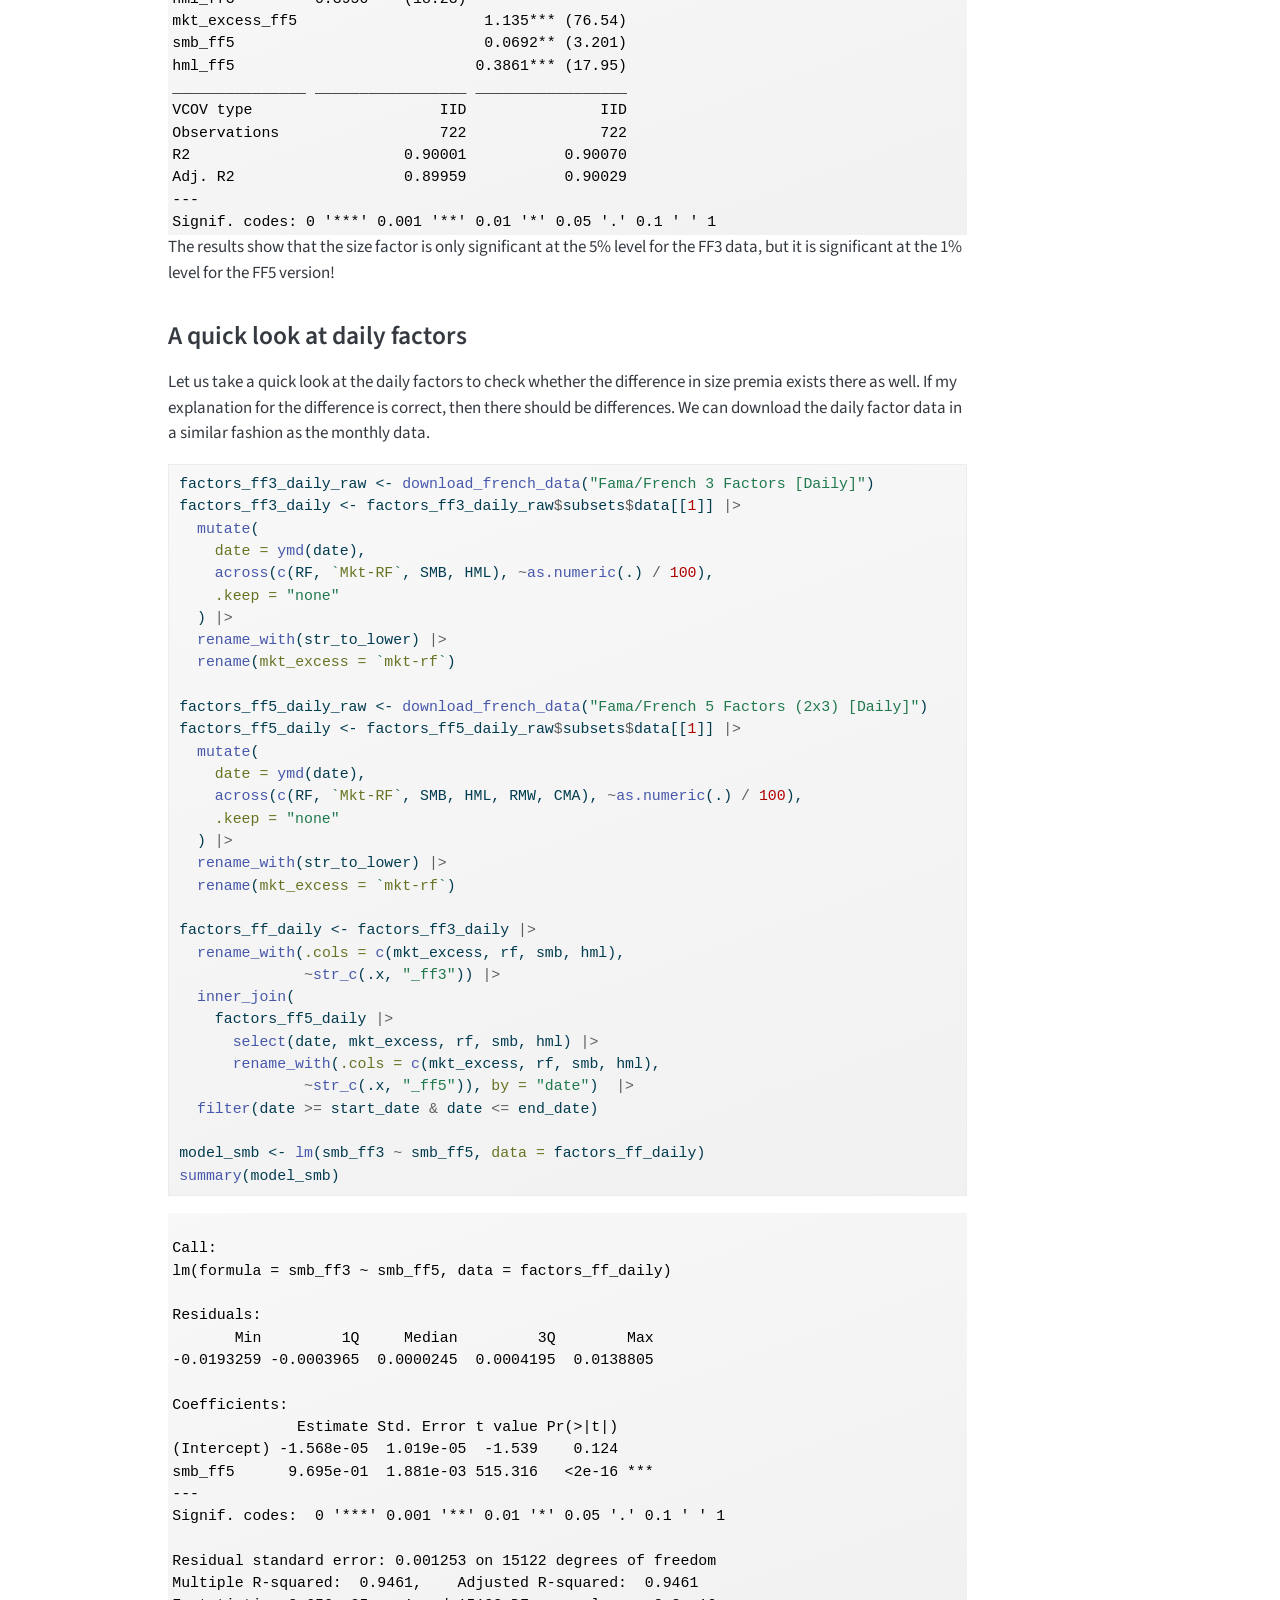
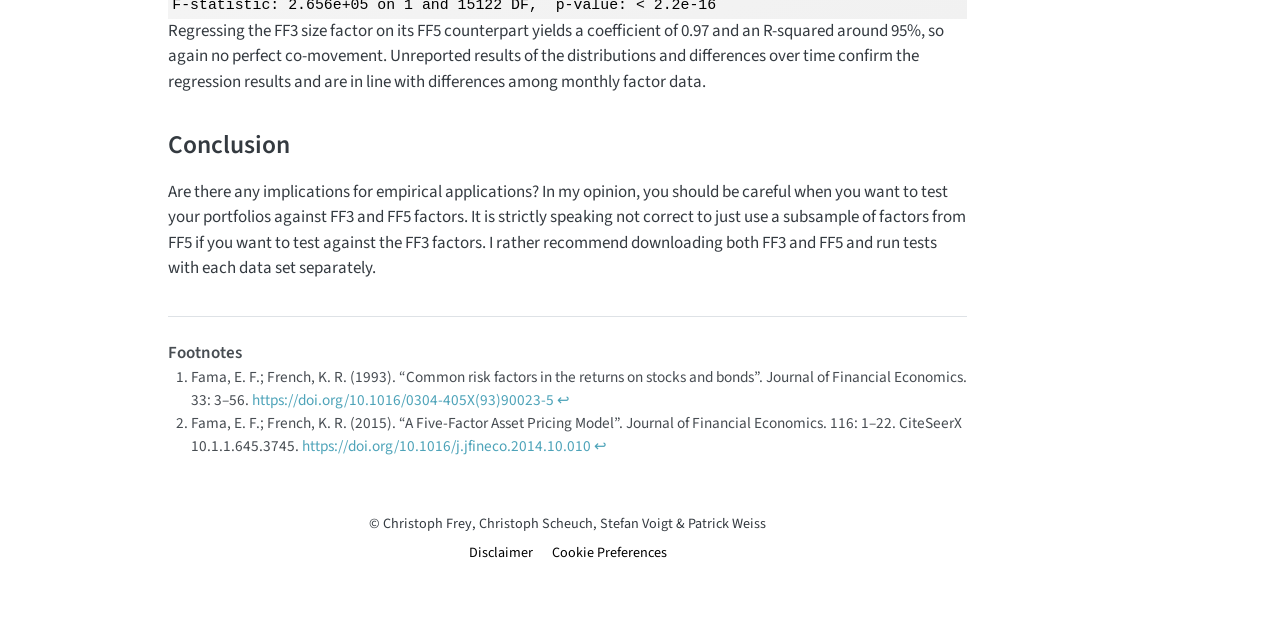
<file: docs/posts/fama-french-three-vs-five-factors/index.html>
<!DOCTYPE html>
<html xmlns="http://www.w3.org/1999/xhtml" lang="en" xml:lang="en"><head>

<meta charset="utf-8">
<meta name="generator" content="quarto-1.9.38">

<meta name="viewport" content="width=device-width, initial-scale=1.0, user-scalable=yes">

<meta name="author" content="Christoph Scheuch">
<meta name="dcterms.date" content="2023-10-02">
<meta name="description" content="An explanation for the difference in the size factors of Fama and French 3 and 5 factor data">

<title>Comparing Fama-French Three vs Five Factors – Tidy Finance</title>
<style>
/* Default styles provided by pandoc.
** See https://pandoc.org/MANUAL.html#variables-for-html for config info.
*/
code{white-space: pre-wrap;}
span.smallcaps{font-variant: small-caps;}
div.columns{display: flex; gap: min(4vw, 1.5em);}
div.column{flex: auto; overflow-x: auto;}
div.hanging-indent{margin-left: 1.5em; text-indent: -1.5em;}
ul.task-list{list-style: none;}
ul.task-list li input[type="checkbox"] {
  width: 0.8em;
  margin: 0 0.8em 0.2em -1em; /* quarto-specific, see https://github.com/quarto-dev/quarto-cli/issues/4556 */ 
  vertical-align: middle;
}
/* CSS for syntax highlighting */
html { -webkit-text-size-adjust: 100%; }
pre > code.sourceCode { white-space: pre; position: relative; }
pre > code.sourceCode > span { display: inline-block; line-height: 1.25; }
pre > code.sourceCode > span:empty { height: 1.2em; }
.sourceCode { overflow: visible; }
code.sourceCode > span { color: inherit; text-decoration: inherit; }
div.sourceCode { margin: 1em 0; }
pre.sourceCode { margin: 0; }
@media screen {
div.sourceCode { overflow: auto; }
}
@media print {
pre > code.sourceCode { white-space: pre-wrap; }
pre > code.sourceCode > span { text-indent: -5em; padding-left: 5em; }
}
pre.numberSource code
  { counter-reset: source-line 0; }
pre.numberSource code > span
  { position: relative; left: -4em; counter-increment: source-line; }
pre.numberSource code > span > a:first-child::before
  { content: counter(source-line);
    position: relative; left: -1em; text-align: right; vertical-align: baseline;
    border: none; display: inline-block;
    -webkit-touch-callout: none; -webkit-user-select: none;
    -khtml-user-select: none; -moz-user-select: none;
    -ms-user-select: none; user-select: none;
    padding: 0 4px; width: 4em;
  }
pre.numberSource { margin-left: 3em;  padding-left: 4px; }
div.sourceCode
  {   }
@media screen {
pre > code.sourceCode > span > a:first-child::before { text-decoration: underline; }
}
</style>


<script src="../../site_libs/quarto-nav/quarto-nav.js"></script>
<script src="../../site_libs/clipboard/clipboard.min.js"></script>
<script src="../../site_libs/quarto-search/autocomplete.umd.js"></script>
<script src="../../site_libs/quarto-search/fuse.min.js"></script>
<script src="../../site_libs/quarto-search/quarto-search.js"></script>
<meta name="quarto:offset" content="../../">
<link href="../../assets/img/favicon.png" rel="icon" type="image/png">
<script src="../../site_libs/cookie-consent/cookie-consent.js"></script>
<link href="../../site_libs/cookie-consent/cookie-consent.css" rel="stylesheet">
<script src="../../site_libs/quarto-html/quarto.js" type="module"></script>
<script src="../../site_libs/quarto-html/tabsets/tabsets.js" type="module"></script>
<script src="../../site_libs/quarto-html/popper.min.js"></script>
<script src="../../site_libs/quarto-html/tippy.umd.min.js"></script>
<script src="../../site_libs/quarto-html/anchor.min.js"></script>
<link href="../../site_libs/quarto-html/tippy.css" rel="stylesheet">
<link href="../../site_libs/quarto-html/quarto-syntax-highlighting-15634bcf2e68342d4ad2dfa704d543f6.css" rel="stylesheet" id="quarto-text-highlighting-styles">
<script src="../../site_libs/bootstrap/bootstrap.min.js"></script>
<link href="../../site_libs/bootstrap/bootstrap-icons.css" rel="stylesheet">
<link href="../../site_libs/bootstrap/bootstrap-15df67a978eff2724f248dfecb6ea2b0.min.css" rel="stylesheet" append-hash="true" id="quarto-bootstrap" data-mode="light">
<script src="../../site_libs/quarto-contrib/glightbox/glightbox.min.js"></script>
<link href="../../site_libs/quarto-contrib/glightbox/glightbox.min.css" rel="stylesheet">
<link href="../../site_libs/quarto-contrib/glightbox/lightbox.css" rel="stylesheet">
<script id="quarto-search-options" type="application/json">{
  "location": "navbar",
  "copy-button": false,
  "collapse-after": 3,
  "panel-placement": "end",
  "type": "overlay",
  "limit": 50,
  "keyboard-shortcut": [
    "f",
    "/",
    "s"
  ],
  "show-item-context": false,
  "language": {
    "search-no-results-text": "No results",
    "search-matching-documents-text": "matching documents",
    "search-copy-link-title": "Copy link to search",
    "search-hide-matches-text": "Hide additional matches",
    "search-more-match-text": "more match in this document",
    "search-more-matches-text": "more matches in this document",
    "search-clear-button-title": "Clear",
    "search-text-placeholder": "",
    "search-detached-cancel-button-title": "Cancel",
    "search-submit-button-title": "Submit",
    "search-label": "Search"
  }
}</script>
<script async="" src="https://www.googletagmanager.com/gtag/js?id=G-DH3KZSMJ5W"></script>

<script type="text/plain" cookie-consent="tracking">

window.dataLayer = window.dataLayer || [];
function gtag(){dataLayer.push(arguments);}
gtag('js', new Date());
gtag('config', 'G-DH3KZSMJ5W', { 'anonymize_ip': true});
</script>

<script type="text/javascript" charset="UTF-8">
document.addEventListener('DOMContentLoaded', function () {
cookieconsent.run({
  "notice_banner_type":"interstitial",
  "consent_type":"express",
  "palette":"light",
  "language":"en",
  "page_load_consent_levels":["strictly-necessary"],
  "notice_banner_reject_button_hide":false,
  "preferences_center_close_button_hide":false,
  "website_name":""
  ,
"language":"en"
  });
});
</script> 
  
<style>html{ scroll-behavior: smooth; }</style>


<link rel="stylesheet" href="../../assets/css/global.css">
<meta property="og:title" content="Comparing Fama-French Three vs Five Factors – Tidy Finance">
<meta property="og:description" content="An explanation for the difference in the size factors of Fama and French 3 and 5 factor data">
<meta property="og:image" content="https://blog.tidy-finance.org/assets/img/cover.png">
<meta property="og:site_name" content="Tidy Finance">
<meta property="og:image:height" content="1800">
<meta property="og:image:width" content="3000">
</head>

<body class="nav-fixed quarto-light">

<div id="quarto-search-results"></div>
  <header id="quarto-header" class="headroom fixed-top quarto-banner">
    <nav class="navbar navbar-expand-lg " data-bs-theme="dark">
      <div class="navbar-container container-fluid">
      <div class="navbar-brand-container mx-auto">
    <a href="https://www.tidy-finance.org" class="navbar-brand navbar-brand-logo">
    <img src="../../assets/img/logo-website-white.png" alt="" class="navbar-logo light-content">
    <img src="../../assets/img/logo-website-white.png" alt="" class="navbar-logo dark-content">
    </a>
    <a class="navbar-brand" href="https://www.tidy-finance.org">
    <span class="navbar-title">Tidy Finance</span>
    </a>
  </div>
            <div id="quarto-search" class="" title="Search"></div>
          <button class="navbar-toggler" type="button" data-bs-toggle="collapse" data-bs-target="#navbarCollapse" aria-controls="navbarCollapse" role="menu" aria-expanded="false" aria-label="Toggle navigation" onclick="if (window.quartoToggleHeadroom) { window.quartoToggleHeadroom(); }">
  <span class="navbar-toggler-icon"></span>
</button>
          <div class="collapse navbar-collapse" id="navbarCollapse">
            <ul class="navbar-nav navbar-nav-scroll me-auto">
  <li class="nav-item">
    <a class="nav-link" href="https://www.tidy-finance.org/chapters/index.html"> 
<span class="menu-text">Chapters</span></a>
  </li>  
  <li class="nav-item">
    <a class="nav-link" href="../../index.html"> 
<span class="menu-text">Blog</span></a>
  </li>  
  <li class="nav-item">
    <a class="nav-link" href="https://www.tidy-finance.org/support.html"> 
<span class="menu-text">Support</span></a>
  </li>  
</ul>
          </div> <!-- /navcollapse -->
            <div class="quarto-navbar-tools">
</div>
      </div> <!-- /container-fluid -->
    </nav>
</header>
<!-- content -->
<header id="title-block-header" class="quarto-title-block default page-columns page-full">
  <div class="quarto-title-banner page-columns page-full">
    <div class="quarto-title column-body">
      <h1 class="title">Comparing Fama-French Three vs Five Factors</h1>
                  <div>
        <div class="description">
          An explanation for the difference in the size factors of Fama and French 3 and 5 factor data
        </div>
      </div>
                          <div class="quarto-categories">
                <div class="quarto-category">Data</div>
                <div class="quarto-category">Replications</div>
                <div class="quarto-category">R</div>
              </div>
                  </div>
  </div>
    
  <div class="quarto-title-meta-author">
    <div class="quarto-title-meta-heading">Author</div>
    <div class="quarto-title-meta-heading">Affiliation</div>
    
      <div class="quarto-title-meta-contents">
      <p class="author"><a href="https://christophscheuch.github.io/">Christoph Scheuch</a> </p>
    </div>
    <div class="quarto-title-meta-contents">
          <p class="affiliation">
              wikifolio Financial Technologies AG
            </p>
        </div>
    </div>

  <div class="quarto-title-meta">

        
      <div>
      <div class="quarto-title-meta-heading">Published</div>
      <div class="quarto-title-meta-contents">
        <p class="date">October 2, 2023</p>
      </div>
    </div>
    
      
    </div>
    
  
  </header><div id="quarto-content" class="quarto-container page-columns page-rows-contents page-layout-article page-navbar">
<!-- sidebar -->
<!-- margin-sidebar -->
    <div id="quarto-margin-sidebar" class="sidebar margin-sidebar">
        <nav id="TOC" role="doc-toc" class="toc-active">
    <h2 id="toc-title">On this page</h2>
   
  <ul>
  <li><a href="#analyzing-monthly-factor-data" id="toc-analyzing-monthly-factor-data" class="nav-link active" data-scroll-target="#analyzing-monthly-factor-data">Analyzing monthly factor data</a></li>
  <li><a href="#a-quick-look-at-daily-factors" id="toc-a-quick-look-at-daily-factors" class="nav-link" data-scroll-target="#a-quick-look-at-daily-factors">A quick look at daily factors</a></li>
  <li><a href="#conclusion" id="toc-conclusion" class="nav-link" data-scroll-target="#conclusion">Conclusion</a></li>
  </ul>
<div class="toc-actions"><ul><li><a href="https://github.com/tidy-finance/blog/blob/main/posts/fama-french-three-vs-five-factors/index.qmd" class="toc-action"><i class="bi bi-github"></i>View source</a></li></ul></div></nav>
    </div>
<!-- main -->
<main class="content quarto-banner-title-block" id="quarto-document-content">





<p>In our book chapters <a href="../../chapters/replicating-fama-and-french-factors">Replicating Fama and French Factors (R Version)</a> and <a href="../../chapters/replicating-fama-and-french-factors">Replicating Fama and French Factors (Python Version)</a>, we show how to construct factor portfolios that are fairly close to the popular data from <a href="https://mba.tuck.dartmouth.edu/pages/faculty/ken.french/data_library.html">Prof.&nbsp;Kenneth French finance data library</a>. In this blog post, I want to elaborate a bit more on the subtle difference between the size data in the Fama-French three (FF3)<a href="#fn1" class="footnote-ref" id="fnref1" role="doc-noteref"><sup>1</sup></a> and five (FF5)<a href="#fn2" class="footnote-ref" id="fnref2" role="doc-noteref"><sup>2</sup></a> factor data.</p>
<section id="analyzing-monthly-factor-data" class="level2">
<h2 class="anchored" data-anchor-id="analyzing-monthly-factor-data">Analyzing monthly factor data</h2>
<p>I first start by downloading the monthly Fama-French factors using the <code>frenchdata</code> package. The currently available data ranges from July 1926 to August 2023. <code>1926-07-01</code> to <code>2023-08-01</code>.</p>
<div class="cell">
<div class="code-copy-outer-scaffold"><div class="sourceCode cell-code" id="cb1"><pre class="sourceCode r code-with-copy"><code class="sourceCode r"><span id="cb1-1"><a href="#cb1-1" aria-hidden="true" tabindex="-1"></a><span class="fu">library</span>(tidyverse)</span>
<span id="cb1-2"><a href="#cb1-2" aria-hidden="true" tabindex="-1"></a><span class="fu">library</span>(frenchdata)</span>
<span id="cb1-3"><a href="#cb1-3" aria-hidden="true" tabindex="-1"></a><span class="fu">library</span>(fixest)</span>
<span id="cb1-4"><a href="#cb1-4" aria-hidden="true" tabindex="-1"></a></span>
<span id="cb1-5"><a href="#cb1-5" aria-hidden="true" tabindex="-1"></a>start_date <span class="ot">&lt;-</span> <span class="st">"1926-07-01"</span></span>
<span id="cb1-6"><a href="#cb1-6" aria-hidden="true" tabindex="-1"></a>end_date <span class="ot">&lt;-</span> <span class="st">"2023-08-01"</span></span>
<span id="cb1-7"><a href="#cb1-7" aria-hidden="true" tabindex="-1"></a></span>
<span id="cb1-8"><a href="#cb1-8" aria-hidden="true" tabindex="-1"></a>factors_ff3_monthly_raw <span class="ot">&lt;-</span> <span class="fu">download_french_data</span>(<span class="st">"Fama/French 3 Factors"</span>)</span>
<span id="cb1-9"><a href="#cb1-9" aria-hidden="true" tabindex="-1"></a>factors_ff3_monthly <span class="ot">&lt;-</span> factors_ff3_monthly_raw<span class="sc">$</span>subsets<span class="sc">$</span>data[[<span class="dv">1</span>]] <span class="sc">|&gt;</span></span>
<span id="cb1-10"><a href="#cb1-10" aria-hidden="true" tabindex="-1"></a>  <span class="fu">mutate</span>(</span>
<span id="cb1-11"><a href="#cb1-11" aria-hidden="true" tabindex="-1"></a>    <span class="at">month =</span> <span class="fu">floor_date</span>(<span class="fu">ymd</span>(<span class="fu">str_c</span>(date, <span class="st">"01"</span>)), <span class="st">"month"</span>),</span>
<span id="cb1-12"><a href="#cb1-12" aria-hidden="true" tabindex="-1"></a>    <span class="fu">across</span>(<span class="fu">c</span>(RF, <span class="st">`</span><span class="at">Mkt-RF</span><span class="st">`</span>, SMB, HML), <span class="sc">~</span><span class="fu">as.numeric</span>(.) <span class="sc">/</span> <span class="dv">100</span>),</span>
<span id="cb1-13"><a href="#cb1-13" aria-hidden="true" tabindex="-1"></a>    <span class="at">.keep =</span> <span class="st">"none"</span></span>
<span id="cb1-14"><a href="#cb1-14" aria-hidden="true" tabindex="-1"></a>  ) <span class="sc">|&gt;</span></span>
<span id="cb1-15"><a href="#cb1-15" aria-hidden="true" tabindex="-1"></a>  <span class="fu">rename_with</span>(str_to_lower) <span class="sc">|&gt;</span></span>
<span id="cb1-16"><a href="#cb1-16" aria-hidden="true" tabindex="-1"></a>  <span class="fu">rename</span>(<span class="at">mkt_excess =</span> <span class="st">`</span><span class="at">mkt-rf</span><span class="st">`</span>)</span>
<span id="cb1-17"><a href="#cb1-17" aria-hidden="true" tabindex="-1"></a></span>
<span id="cb1-18"><a href="#cb1-18" aria-hidden="true" tabindex="-1"></a>factors_ff5_monthly_raw <span class="ot">&lt;-</span> <span class="fu">download_french_data</span>(<span class="st">"Fama/French 5 Factors (2x3)"</span>)</span>
<span id="cb1-19"><a href="#cb1-19" aria-hidden="true" tabindex="-1"></a>factors_ff5_monthly <span class="ot">&lt;-</span> factors_ff5_monthly_raw<span class="sc">$</span>subsets<span class="sc">$</span>data[[<span class="dv">1</span>]] <span class="sc">|&gt;</span></span>
<span id="cb1-20"><a href="#cb1-20" aria-hidden="true" tabindex="-1"></a>  <span class="fu">mutate</span>(</span>
<span id="cb1-21"><a href="#cb1-21" aria-hidden="true" tabindex="-1"></a>    <span class="at">month =</span> <span class="fu">floor_date</span>(<span class="fu">ymd</span>(<span class="fu">str_c</span>(date, <span class="st">"01"</span>)), <span class="st">"month"</span>),</span>
<span id="cb1-22"><a href="#cb1-22" aria-hidden="true" tabindex="-1"></a>    <span class="fu">across</span>(<span class="fu">c</span>(RF, <span class="st">`</span><span class="at">Mkt-RF</span><span class="st">`</span>, SMB, HML, RMW, CMA), <span class="sc">~</span><span class="fu">as.numeric</span>(.) <span class="sc">/</span> <span class="dv">100</span>),</span>
<span id="cb1-23"><a href="#cb1-23" aria-hidden="true" tabindex="-1"></a>    <span class="at">.keep =</span> <span class="st">"none"</span></span>
<span id="cb1-24"><a href="#cb1-24" aria-hidden="true" tabindex="-1"></a>  ) <span class="sc">|&gt;</span></span>
<span id="cb1-25"><a href="#cb1-25" aria-hidden="true" tabindex="-1"></a>  <span class="fu">rename_with</span>(str_to_lower) <span class="sc">|&gt;</span></span>
<span id="cb1-26"><a href="#cb1-26" aria-hidden="true" tabindex="-1"></a>  <span class="fu">rename</span>(<span class="at">mkt_excess =</span> <span class="st">`</span><span class="at">mkt-rf</span><span class="st">`</span>) </span>
<span id="cb1-27"><a href="#cb1-27" aria-hidden="true" tabindex="-1"></a></span>
<span id="cb1-28"><a href="#cb1-28" aria-hidden="true" tabindex="-1"></a>factors_ff_monthly <span class="ot">&lt;-</span> factors_ff3_monthly <span class="sc">|&gt;</span> </span>
<span id="cb1-29"><a href="#cb1-29" aria-hidden="true" tabindex="-1"></a>  <span class="fu">rename_with</span>(<span class="at">.cols =</span> <span class="fu">c</span>(mkt_excess, rf, smb, hml),</span>
<span id="cb1-30"><a href="#cb1-30" aria-hidden="true" tabindex="-1"></a>              <span class="sc">~</span><span class="fu">str_c</span>(.x, <span class="st">"_ff3"</span>)) <span class="sc">|&gt;</span> </span>
<span id="cb1-31"><a href="#cb1-31" aria-hidden="true" tabindex="-1"></a>  <span class="fu">inner_join</span>(</span>
<span id="cb1-32"><a href="#cb1-32" aria-hidden="true" tabindex="-1"></a>    factors_ff5_monthly <span class="sc">|&gt;</span> </span>
<span id="cb1-33"><a href="#cb1-33" aria-hidden="true" tabindex="-1"></a>      <span class="fu">select</span>(month, mkt_excess, rf, smb, hml) <span class="sc">|&gt;</span> </span>
<span id="cb1-34"><a href="#cb1-34" aria-hidden="true" tabindex="-1"></a>      <span class="fu">rename_with</span>(<span class="at">.cols =</span> <span class="fu">c</span>(mkt_excess, rf, smb, hml),</span>
<span id="cb1-35"><a href="#cb1-35" aria-hidden="true" tabindex="-1"></a>              <span class="sc">~</span><span class="fu">str_c</span>(.x, <span class="st">"_ff5"</span>)), <span class="at">by =</span> <span class="st">"month"</span>) <span class="sc">|&gt;</span> </span>
<span id="cb1-36"><a href="#cb1-36" aria-hidden="true" tabindex="-1"></a>  <span class="fu">filter</span>(month <span class="sc">&gt;=</span> start_date <span class="sc">&amp;</span> month <span class="sc">&lt;=</span> end_date)</span>
<span id="cb1-37"><a href="#cb1-37" aria-hidden="true" tabindex="-1"></a></span>
<span id="cb1-38"><a href="#cb1-38" aria-hidden="true" tabindex="-1"></a>industries_ff_monthly_raw <span class="ot">&lt;-</span> <span class="fu">download_french_data</span>(<span class="st">"10 Industry Portfolios"</span>)</span>
<span id="cb1-39"><a href="#cb1-39" aria-hidden="true" tabindex="-1"></a>industries_ff_monthly <span class="ot">&lt;-</span> industries_ff_monthly_raw<span class="sc">$</span>subsets<span class="sc">$</span>data[[<span class="dv">1</span>]] <span class="sc">|&gt;</span></span>
<span id="cb1-40"><a href="#cb1-40" aria-hidden="true" tabindex="-1"></a>  <span class="fu">mutate</span>(<span class="at">month =</span> <span class="fu">floor_date</span>(<span class="fu">ymd</span>(<span class="fu">str_c</span>(date, <span class="st">"01"</span>)), <span class="st">"month"</span>)) <span class="sc">|&gt;</span></span>
<span id="cb1-41"><a href="#cb1-41" aria-hidden="true" tabindex="-1"></a>  <span class="fu">mutate</span>(<span class="fu">across</span>(<span class="fu">where</span>(is.numeric), <span class="sc">~</span> . <span class="sc">/</span> <span class="dv">100</span>)) <span class="sc">|&gt;</span></span>
<span id="cb1-42"><a href="#cb1-42" aria-hidden="true" tabindex="-1"></a>  <span class="fu">select</span>(month, <span class="fu">everything</span>(), <span class="sc">-</span>date) <span class="sc">|&gt;</span></span>
<span id="cb1-43"><a href="#cb1-43" aria-hidden="true" tabindex="-1"></a>  <span class="fu">rename_with</span>(str_to_lower)</span></code></pre></div><button title="Copy to Clipboard" class="code-copy-button"><i class="bi"></i></button></div>
</div>
<p>Let us first inspect the summary statistics of each factor.</p>
<div class="cell">
<div class="code-copy-outer-scaffold"><div class="sourceCode cell-code" id="cb2"><pre class="sourceCode r code-with-copy"><code class="sourceCode r"><span id="cb2-1"><a href="#cb2-1" aria-hidden="true" tabindex="-1"></a>factors_ff_monthly <span class="sc">|&gt;</span> </span>
<span id="cb2-2"><a href="#cb2-2" aria-hidden="true" tabindex="-1"></a>  <span class="fu">pivot_longer</span>(<span class="at">cols =</span> <span class="sc">-</span> month) <span class="sc">|&gt;</span> </span>
<span id="cb2-3"><a href="#cb2-3" aria-hidden="true" tabindex="-1"></a>  <span class="fu">select</span>(name, value) <span class="sc">|&gt;</span></span>
<span id="cb2-4"><a href="#cb2-4" aria-hidden="true" tabindex="-1"></a>  <span class="fu">drop_na</span>() <span class="sc">|&gt;</span></span>
<span id="cb2-5"><a href="#cb2-5" aria-hidden="true" tabindex="-1"></a>  <span class="fu">group_by</span>(name) <span class="sc">|&gt;</span></span>
<span id="cb2-6"><a href="#cb2-6" aria-hidden="true" tabindex="-1"></a>  <span class="fu">summarize</span>(</span>
<span id="cb2-7"><a href="#cb2-7" aria-hidden="true" tabindex="-1"></a>    <span class="at">mean =</span> <span class="fu">mean</span>(value),</span>
<span id="cb2-8"><a href="#cb2-8" aria-hidden="true" tabindex="-1"></a>    <span class="at">sd =</span> <span class="fu">sd</span>(value),</span>
<span id="cb2-9"><a href="#cb2-9" aria-hidden="true" tabindex="-1"></a>    <span class="at">min =</span> <span class="fu">min</span>(value),</span>
<span id="cb2-10"><a href="#cb2-10" aria-hidden="true" tabindex="-1"></a>    <span class="at">q05 =</span> <span class="fu">quantile</span>(value, <span class="fl">0.05</span>),</span>
<span id="cb2-11"><a href="#cb2-11" aria-hidden="true" tabindex="-1"></a>    <span class="at">q50 =</span> <span class="fu">quantile</span>(value, <span class="fl">0.50</span>),</span>
<span id="cb2-12"><a href="#cb2-12" aria-hidden="true" tabindex="-1"></a>    <span class="at">q95 =</span> <span class="fu">quantile</span>(value, <span class="fl">0.95</span>),</span>
<span id="cb2-13"><a href="#cb2-13" aria-hidden="true" tabindex="-1"></a>    <span class="at">max =</span> <span class="fu">max</span>(value),</span>
<span id="cb2-14"><a href="#cb2-14" aria-hidden="true" tabindex="-1"></a>    <span class="at">n =</span> <span class="fu">n</span>()</span>
<span id="cb2-15"><a href="#cb2-15" aria-hidden="true" tabindex="-1"></a>  ) <span class="sc">|&gt;</span> </span>
<span id="cb2-16"><a href="#cb2-16" aria-hidden="true" tabindex="-1"></a>  <span class="fu">print</span>(<span class="at">n =</span> <span class="cn">Inf</span>)</span></code></pre></div><button title="Copy to Clipboard" class="code-copy-button"><i class="bi"></i></button></div>
<div class="cell-output cell-output-stdout">
<pre><code># A tibble: 8 × 9
  name              mean      sd    min     q05     q50    q95    max     n
  &lt;chr&gt;            &lt;dbl&gt;   &lt;dbl&gt;  &lt;dbl&gt;   &lt;dbl&gt;   &lt;dbl&gt;  &lt;dbl&gt;  &lt;dbl&gt; &lt;int&gt;
1 hml_ff3        0.00286 0.0297  -0.138 -0.0414 0.00215 0.0538 0.129    722
2 hml_ff5        0.00286 0.0297  -0.138 -0.0414 0.00215 0.0538 0.129    722
3 mkt_excess_ff3 0.00567 0.0449  -0.232 -0.0725 0.00925 0.0703 0.161    722
4 mkt_excess_ff5 0.00567 0.0449  -0.232 -0.0725 0.0092  0.0704 0.161    722
5 rf_ff3         0.00362 0.00266  0      0      0.0038  0.0081 0.0135   722
6 rf_ff5         0.00362 0.00266  0      0      0.0038  0.0081 0.0135   722
7 smb_ff3        0.00174 0.0302  -0.174 -0.0418 0.0011  0.0501 0.212    722
8 smb_ff5        0.00209 0.0301  -0.155 -0.0429 0.0008  0.0493 0.185    722</code></pre>
</div>
</div>
<p>The above table shows that risk free rates <code>rf_*</code>, market excess returns <code>mkt_excess_*</code>, and value factors <code>hml_*</code> show de facto identical value across all statistics for FF3 and FF5. However, the size factors <code>smb_*</code> seem to be different between the data sets. Another way to show the difference is running regressions, as we do in our replication chapters:</p>
<div class="cell">
<div class="code-copy-outer-scaffold"><div class="sourceCode cell-code" id="cb4"><pre class="sourceCode r code-with-copy"><code class="sourceCode r"><span id="cb4-1"><a href="#cb4-1" aria-hidden="true" tabindex="-1"></a>model_smb <span class="ot">&lt;-</span> <span class="fu">lm</span>(smb_ff3 <span class="sc">~</span> smb_ff5, <span class="at">data =</span> factors_ff_monthly)</span>
<span id="cb4-2"><a href="#cb4-2" aria-hidden="true" tabindex="-1"></a><span class="fu">summary</span>(model_smb)</span></code></pre></div><button title="Copy to Clipboard" class="code-copy-button"><i class="bi"></i></button></div>
<div class="cell-output cell-output-stdout">
<pre><code>
Call:
lm(formula = smb_ff3 ~ smb_ff5, data = factors_ff_monthly)

Residuals:
      Min        1Q    Median        3Q       Max 
-0.034411 -0.001966  0.000286  0.002143  0.033894 

Coefficients:
              Estimate Std. Error t value Pr(&gt;|t|)    
(Intercept) -0.0003225  0.0002174  -1.483    0.138    
smb_ff5      0.9837614  0.0072071 136.499   &lt;2e-16 ***
---
Signif. codes:  0 '***' 0.001 '**' 0.01 '*' 0.05 '.' 0.1 ' ' 1

Residual standard error: 0.005827 on 720 degrees of freedom
Multiple R-squared:  0.9628,    Adjusted R-squared:  0.9627 
F-statistic: 1.863e+04 on 1 and 720 DF,  p-value: &lt; 2.2e-16</code></pre>
</div>
</div>
<p>Regressing the FF3 size factor on its FF5 counterpart yields a coefficient of 0.98 and an R-squared around 96%, so definitely no perfect co-movement.</p>
<p>Is this difference just an artifact in the data, limited to a certain time period? Figure <a href="#fig-1" class="quarto-xref">Figure&nbsp;1</a> shows that there are differences throughout the whole sample.</p>
<div class="cell">
<div class="code-copy-outer-scaffold"><div class="sourceCode cell-code" id="cb6"><pre class="sourceCode r code-with-copy"><code class="sourceCode r"><span id="cb6-1"><a href="#cb6-1" aria-hidden="true" tabindex="-1"></a>factors_ff_monthly <span class="sc">|&gt;</span> </span>
<span id="cb6-2"><a href="#cb6-2" aria-hidden="true" tabindex="-1"></a>  <span class="fu">mutate</span>(<span class="at">difference =</span> smb_ff3 <span class="sc">-</span> smb_ff5) <span class="sc">|&gt;</span> </span>
<span id="cb6-3"><a href="#cb6-3" aria-hidden="true" tabindex="-1"></a>  <span class="fu">ggplot</span>(<span class="fu">aes</span>(<span class="at">x =</span> month, <span class="at">y =</span> difference, <span class="at">fill =</span> difference <span class="sc">&gt;</span> <span class="dv">0</span>)) <span class="sc">+</span></span>
<span id="cb6-4"><a href="#cb6-4" aria-hidden="true" tabindex="-1"></a>  <span class="fu">geom_col</span>() <span class="sc">+</span></span>
<span id="cb6-5"><a href="#cb6-5" aria-hidden="true" tabindex="-1"></a>  <span class="fu">scale_x_date</span>(<span class="at">date_breaks =</span> <span class="st">"10 years"</span>, <span class="at">date_labels =</span> <span class="st">"%Y"</span>) <span class="sc">+</span></span>
<span id="cb6-6"><a href="#cb6-6" aria-hidden="true" tabindex="-1"></a>  <span class="fu">theme</span>(<span class="at">legend.position =</span> <span class="st">"none"</span>) <span class="sc">+</span> </span>
<span id="cb6-7"><a href="#cb6-7" aria-hidden="true" tabindex="-1"></a>  <span class="fu">labs</span>(</span>
<span id="cb6-8"><a href="#cb6-8" aria-hidden="true" tabindex="-1"></a>    <span class="at">x =</span> <span class="cn">NULL</span>, <span class="at">y =</span> <span class="st">"smb_ff3 - smb_ff5"</span>,</span>
<span id="cb6-9"><a href="#cb6-9" aria-hidden="true" tabindex="-1"></a>    <span class="at">title =</span> <span class="st">"Difference between monthly size factors from FF3 and FF5 data"</span></span>
<span id="cb6-10"><a href="#cb6-10" aria-hidden="true" tabindex="-1"></a>  )</span></code></pre></div><button title="Copy to Clipboard" class="code-copy-button"><i class="bi"></i></button></div>
<div class="cell-output-display">
<div id="fig-1" class="quarto-float quarto-figure quarto-figure-center anchored" alt="Title: Difference between monthly size factors from FF3 and FF5 data. The figure shows a bar chart  of end-of-month differences between monthly size factors Fama-French three (FF3) and five (FF5) data. The figure demonstrates that the differences exist throughout the full period from 1926 to 2023.">
<figure class="quarto-float quarto-float-fig figure">
<div aria-describedby="fig-1-caption-0ceaefa1-69ba-4598-a22c-09a6ac19f8ca">
<a href="index_files/figure-html/fig-1-1.png" class="lightbox" data-gallery="quarto-lightbox-gallery-1" title="Figure&nbsp;1: End-of-month difference between monthly size factors from Fama-French three (FF3) and five (FF5) factor data."><img src="index_files/figure-html/fig-1-1.png" class="img-fluid figure-img" alt="Title: Difference between monthly size factors from FF3 and FF5 data. The figure shows a bar chart  of end-of-month differences between monthly size factors Fama-French three (FF3) and five (FF5) data. The figure demonstrates that the differences exist throughout the full period from 1926 to 2023." width="2100"></a>
</div>
<figcaption class="quarto-float-caption-bottom quarto-float-caption quarto-float-fig" id="fig-1-caption-0ceaefa1-69ba-4598-a22c-09a6ac19f8ca">
Figure&nbsp;1: End-of-month difference between monthly size factors from Fama-French three (FF3) and five (FF5) factor data.
</figcaption>
</figure>
</div>
</div>
</div>
<p>Where does this difference come from? In my opinion, there is one likelyexplanation for the differences: the size portfolios <code>portfolio_size</code> and value portfolios <code>portfolio_bm</code> are constructed as independent sorts in FF3, while <code>portfolio_bm</code>, <code>portfolio_op</code>, and <code>portfolio_inv</code> are the result of dependent sorts in FF5 (depending on <code>portfolio_size</code>). In FF5, <code>portfolio_size</code> is then calculated on averages based on <code>portfolio_bm</code>, <code>portfolio_op</code>, and <code>portfolio_inv</code> portfolios. As all portfolios are the result of value-weighted return aggregation, it is hence very likely that these aggregations lead to different values.</p>
<p>These subtle differences might even impact your statistical tests. As an example, let us consider one of the industry portfolios from <code>industry_ff_monthly</code>. We use the ‘other’ portfolio, which contains sectors such as mines, construction, entertainment, finance, etc. We run a gression of the corresponding industry portfolios against the market, size, and value factors of FF3 and FF5, respectively.</p>
<div class="cell">
<div class="code-copy-outer-scaffold"><div class="sourceCode cell-code" id="cb7"><pre class="sourceCode r code-with-copy"><code class="sourceCode r"><span id="cb7-1"><a href="#cb7-1" aria-hidden="true" tabindex="-1"></a>industry_returns <span class="ot">&lt;-</span> industries_ff_monthly <span class="sc">|&gt;</span> </span>
<span id="cb7-2"><a href="#cb7-2" aria-hidden="true" tabindex="-1"></a>  <span class="fu">select</span>(month, <span class="at">ret_other =</span> other) <span class="sc">|&gt;</span> </span>
<span id="cb7-3"><a href="#cb7-3" aria-hidden="true" tabindex="-1"></a>  <span class="fu">inner_join</span>(factors_ff_monthly, <span class="at">by =</span> <span class="st">"month"</span>)</span>
<span id="cb7-4"><a href="#cb7-4" aria-hidden="true" tabindex="-1"></a></span>
<span id="cb7-5"><a href="#cb7-5" aria-hidden="true" tabindex="-1"></a>model_ff3 <span class="ot">&lt;-</span> <span class="fu">feols</span>(</span>
<span id="cb7-6"><a href="#cb7-6" aria-hidden="true" tabindex="-1"></a>  ret_other <span class="sc">~</span> mkt_excess_ff3 <span class="sc">+</span> smb_ff3 <span class="sc">+</span> hml_ff3, </span>
<span id="cb7-7"><a href="#cb7-7" aria-hidden="true" tabindex="-1"></a>  industry_returns</span>
<span id="cb7-8"><a href="#cb7-8" aria-hidden="true" tabindex="-1"></a>)</span>
<span id="cb7-9"><a href="#cb7-9" aria-hidden="true" tabindex="-1"></a></span>
<span id="cb7-10"><a href="#cb7-10" aria-hidden="true" tabindex="-1"></a>model_ff5 <span class="ot">&lt;-</span> <span class="fu">feols</span>(</span>
<span id="cb7-11"><a href="#cb7-11" aria-hidden="true" tabindex="-1"></a>  ret_other <span class="sc">~</span> mkt_excess_ff5 <span class="sc">+</span> smb_ff5 <span class="sc">+</span> hml_ff5, </span>
<span id="cb7-12"><a href="#cb7-12" aria-hidden="true" tabindex="-1"></a>  industry_returns</span>
<span id="cb7-13"><a href="#cb7-13" aria-hidden="true" tabindex="-1"></a>)</span>
<span id="cb7-14"><a href="#cb7-14" aria-hidden="true" tabindex="-1"></a></span>
<span id="cb7-15"><a href="#cb7-15" aria-hidden="true" tabindex="-1"></a><span class="fu">etable</span>(model_ff3, model_ff5, <span class="at">coefstat =</span> <span class="st">"tstat"</span>)</span></code></pre></div><button title="Copy to Clipboard" class="code-copy-button"><i class="bi"></i></button></div>
<div class="cell-output cell-output-stdout">
<pre><code>                        model_ff3         model_ff5
Dependent Var.:         ret_other         ret_other
                                                   
Constant         0.0017** (2.602)  0.0016** (2.598)
mkt_excess_ff3   1.139*** (76.81)                  
smb_ff3           0.0516* (2.364)                  
hml_ff3         0.3950*** (18.23)                  
mkt_excess_ff5                     1.135*** (76.54)
smb_ff5                            0.0692** (3.201)
hml_ff5                           0.3861*** (17.95)
_______________ _________________ _________________
VCOV type                     IID               IID
Observations                  722               722
R2                        0.90001           0.90070
Adj. R2                   0.89959           0.90029
---
Signif. codes: 0 '***' 0.001 '**' 0.01 '*' 0.05 '.' 0.1 ' ' 1</code></pre>
</div>
</div>
<p>The results show that the size factor is only significant at the 5% level for the FF3 data, but it is significant at the 1% level for the FF5 version!</p>
</section>
<section id="a-quick-look-at-daily-factors" class="level2">
<h2 class="anchored" data-anchor-id="a-quick-look-at-daily-factors">A quick look at daily factors</h2>
<p>Let us take a quick look at the daily factors to check whether the difference in size premia exists there as well. If my explanation for the difference is correct, then there should be differences. We can download the daily factor data in a similar fashion as the monthly data.</p>
<div class="cell">
<div class="code-copy-outer-scaffold"><div class="sourceCode cell-code" id="cb9"><pre class="sourceCode r code-with-copy"><code class="sourceCode r"><span id="cb9-1"><a href="#cb9-1" aria-hidden="true" tabindex="-1"></a>factors_ff3_daily_raw <span class="ot">&lt;-</span> <span class="fu">download_french_data</span>(<span class="st">"Fama/French 3 Factors [Daily]"</span>)</span>
<span id="cb9-2"><a href="#cb9-2" aria-hidden="true" tabindex="-1"></a>factors_ff3_daily <span class="ot">&lt;-</span> factors_ff3_daily_raw<span class="sc">$</span>subsets<span class="sc">$</span>data[[<span class="dv">1</span>]] <span class="sc">|&gt;</span></span>
<span id="cb9-3"><a href="#cb9-3" aria-hidden="true" tabindex="-1"></a>  <span class="fu">mutate</span>(</span>
<span id="cb9-4"><a href="#cb9-4" aria-hidden="true" tabindex="-1"></a>    <span class="at">date =</span> <span class="fu">ymd</span>(date),</span>
<span id="cb9-5"><a href="#cb9-5" aria-hidden="true" tabindex="-1"></a>    <span class="fu">across</span>(<span class="fu">c</span>(RF, <span class="st">`</span><span class="at">Mkt-RF</span><span class="st">`</span>, SMB, HML), <span class="sc">~</span><span class="fu">as.numeric</span>(.) <span class="sc">/</span> <span class="dv">100</span>),</span>
<span id="cb9-6"><a href="#cb9-6" aria-hidden="true" tabindex="-1"></a>    <span class="at">.keep =</span> <span class="st">"none"</span></span>
<span id="cb9-7"><a href="#cb9-7" aria-hidden="true" tabindex="-1"></a>  ) <span class="sc">|&gt;</span></span>
<span id="cb9-8"><a href="#cb9-8" aria-hidden="true" tabindex="-1"></a>  <span class="fu">rename_with</span>(str_to_lower) <span class="sc">|&gt;</span></span>
<span id="cb9-9"><a href="#cb9-9" aria-hidden="true" tabindex="-1"></a>  <span class="fu">rename</span>(<span class="at">mkt_excess =</span> <span class="st">`</span><span class="at">mkt-rf</span><span class="st">`</span>)</span>
<span id="cb9-10"><a href="#cb9-10" aria-hidden="true" tabindex="-1"></a></span>
<span id="cb9-11"><a href="#cb9-11" aria-hidden="true" tabindex="-1"></a>factors_ff5_daily_raw <span class="ot">&lt;-</span> <span class="fu">download_french_data</span>(<span class="st">"Fama/French 5 Factors (2x3) [Daily]"</span>)</span>
<span id="cb9-12"><a href="#cb9-12" aria-hidden="true" tabindex="-1"></a>factors_ff5_daily <span class="ot">&lt;-</span> factors_ff5_daily_raw<span class="sc">$</span>subsets<span class="sc">$</span>data[[<span class="dv">1</span>]] <span class="sc">|&gt;</span></span>
<span id="cb9-13"><a href="#cb9-13" aria-hidden="true" tabindex="-1"></a>  <span class="fu">mutate</span>(</span>
<span id="cb9-14"><a href="#cb9-14" aria-hidden="true" tabindex="-1"></a>    <span class="at">date =</span> <span class="fu">ymd</span>(date),</span>
<span id="cb9-15"><a href="#cb9-15" aria-hidden="true" tabindex="-1"></a>    <span class="fu">across</span>(<span class="fu">c</span>(RF, <span class="st">`</span><span class="at">Mkt-RF</span><span class="st">`</span>, SMB, HML, RMW, CMA), <span class="sc">~</span><span class="fu">as.numeric</span>(.) <span class="sc">/</span> <span class="dv">100</span>),</span>
<span id="cb9-16"><a href="#cb9-16" aria-hidden="true" tabindex="-1"></a>    <span class="at">.keep =</span> <span class="st">"none"</span></span>
<span id="cb9-17"><a href="#cb9-17" aria-hidden="true" tabindex="-1"></a>  ) <span class="sc">|&gt;</span></span>
<span id="cb9-18"><a href="#cb9-18" aria-hidden="true" tabindex="-1"></a>  <span class="fu">rename_with</span>(str_to_lower) <span class="sc">|&gt;</span></span>
<span id="cb9-19"><a href="#cb9-19" aria-hidden="true" tabindex="-1"></a>  <span class="fu">rename</span>(<span class="at">mkt_excess =</span> <span class="st">`</span><span class="at">mkt-rf</span><span class="st">`</span>) </span>
<span id="cb9-20"><a href="#cb9-20" aria-hidden="true" tabindex="-1"></a></span>
<span id="cb9-21"><a href="#cb9-21" aria-hidden="true" tabindex="-1"></a>factors_ff_daily <span class="ot">&lt;-</span> factors_ff3_daily <span class="sc">|&gt;</span> </span>
<span id="cb9-22"><a href="#cb9-22" aria-hidden="true" tabindex="-1"></a>  <span class="fu">rename_with</span>(<span class="at">.cols =</span> <span class="fu">c</span>(mkt_excess, rf, smb, hml),</span>
<span id="cb9-23"><a href="#cb9-23" aria-hidden="true" tabindex="-1"></a>              <span class="sc">~</span><span class="fu">str_c</span>(.x, <span class="st">"_ff3"</span>)) <span class="sc">|&gt;</span> </span>
<span id="cb9-24"><a href="#cb9-24" aria-hidden="true" tabindex="-1"></a>  <span class="fu">inner_join</span>(</span>
<span id="cb9-25"><a href="#cb9-25" aria-hidden="true" tabindex="-1"></a>    factors_ff5_daily <span class="sc">|&gt;</span> </span>
<span id="cb9-26"><a href="#cb9-26" aria-hidden="true" tabindex="-1"></a>      <span class="fu">select</span>(date, mkt_excess, rf, smb, hml) <span class="sc">|&gt;</span> </span>
<span id="cb9-27"><a href="#cb9-27" aria-hidden="true" tabindex="-1"></a>      <span class="fu">rename_with</span>(<span class="at">.cols =</span> <span class="fu">c</span>(mkt_excess, rf, smb, hml),</span>
<span id="cb9-28"><a href="#cb9-28" aria-hidden="true" tabindex="-1"></a>              <span class="sc">~</span><span class="fu">str_c</span>(.x, <span class="st">"_ff5"</span>)), <span class="at">by =</span> <span class="st">"date"</span>)  <span class="sc">|&gt;</span> </span>
<span id="cb9-29"><a href="#cb9-29" aria-hidden="true" tabindex="-1"></a>  <span class="fu">filter</span>(date <span class="sc">&gt;=</span> start_date <span class="sc">&amp;</span> date <span class="sc">&lt;=</span> end_date)</span>
<span id="cb9-30"><a href="#cb9-30" aria-hidden="true" tabindex="-1"></a></span>
<span id="cb9-31"><a href="#cb9-31" aria-hidden="true" tabindex="-1"></a>model_smb <span class="ot">&lt;-</span> <span class="fu">lm</span>(smb_ff3 <span class="sc">~</span> smb_ff5, <span class="at">data =</span> factors_ff_daily)</span>
<span id="cb9-32"><a href="#cb9-32" aria-hidden="true" tabindex="-1"></a><span class="fu">summary</span>(model_smb)</span></code></pre></div><button title="Copy to Clipboard" class="code-copy-button"><i class="bi"></i></button></div>
<div class="cell-output cell-output-stdout">
<pre><code>
Call:
lm(formula = smb_ff3 ~ smb_ff5, data = factors_ff_daily)

Residuals:
       Min         1Q     Median         3Q        Max 
-0.0193259 -0.0003965  0.0000245  0.0004195  0.0138805 

Coefficients:
              Estimate Std. Error t value Pr(&gt;|t|)    
(Intercept) -1.568e-05  1.019e-05  -1.539    0.124    
smb_ff5      9.695e-01  1.881e-03 515.316   &lt;2e-16 ***
---
Signif. codes:  0 '***' 0.001 '**' 0.01 '*' 0.05 '.' 0.1 ' ' 1

Residual standard error: 0.001253 on 15122 degrees of freedom
Multiple R-squared:  0.9461,    Adjusted R-squared:  0.9461 
F-statistic: 2.656e+05 on 1 and 15122 DF,  p-value: &lt; 2.2e-16</code></pre>
</div>
</div>
<p>Regressing the FF3 size factor on its FF5 counterpart yields a coefficient of 0.97 and an R-squared around 95%, so again no perfect co-movement. Unreported results of the distributions and differences over time confirm the regression results and are in line with differences among monthly factor data.</p>
</section>
<section id="conclusion" class="level2">
<h2 class="anchored" data-anchor-id="conclusion">Conclusion</h2>
<p>Are there any implications for empirical applications? In my opinion, you should be careful when you want to test your portfolios against FF3 and FF5 factors. It is strictly speaking not correct to just use a subsample of factors from FF5 if you want to test against the FF3 factors. I rather recommend downloading both FF3 and FF5 and run tests with each data set separately.</p>


</section>


<div id="quarto-appendix" class="default"><section id="footnotes" class="footnotes footnotes-end-of-document" role="doc-endnotes"><h2 class="anchored quarto-appendix-heading">Footnotes</h2>

<ol>
<li id="fn1"><p>Fama, E. F.; French, K. R. (1993). “Common risk factors in the returns on stocks and bonds”. Journal of Financial Economics. 33: 3–56. <a href="https://doi.org/10.1016/0304-405X(93)90023-5">https://doi.org/10.1016/0304-405X(93)90023-5</a><a href="#fnref1" class="footnote-back" role="doc-backlink">↩︎</a></p></li>
<li id="fn2"><p>Fama, E. F.; French, K. R. (2015). “A Five-Factor Asset Pricing Model”. Journal of Financial Economics. 116: 1–22. CiteSeerX 10.1.1.645.3745. <a href="https://doi.org/10.1016/j.jfineco.2014.10.010">https://doi.org/10.1016/j.jfineco.2014.10.010</a><a href="#fnref2" class="footnote-back" role="doc-backlink">↩︎</a></p></li>
</ol>
</section></div></main> <!-- /main -->
<div class="custom-footer">

  <div class="copyright">© Christoph Frey, Christoph Scheuch, Stefan Voigt &amp; Patrick Weiss</div>

  <a href="disclaimer.html">Disclaimer</a>

  <a href="#" id="open_preferences_center">Cookie Preferences</a>

</div>

<script id="quarto-html-after-body" type="application/javascript">
  window.document.addEventListener("DOMContentLoaded", function (event) {
    const icon = "";
    const anchorJS = new window.AnchorJS();
    anchorJS.options = {
      placement: 'right',
      icon: icon
    };
    anchorJS.add('.anchored');
    const isCodeAnnotation = (el) => {
      for (const clz of el.classList) {
        if (clz.startsWith('code-annotation-')) {                     
          return true;
        }
      }
      return false;
    }
    const onCopySuccess = function(e) {
      // button target
      const button = e.trigger;
      // don't keep focus
      button.blur();
      // flash "checked"
      button.classList.add('code-copy-button-checked');
      var currentTitle = button.getAttribute("title");
      button.setAttribute("title", "Copied!");
      let tooltip;
      if (window.bootstrap) {
        button.setAttribute("data-bs-toggle", "tooltip");
        button.setAttribute("data-bs-placement", "left");
        button.setAttribute("data-bs-title", "Copied!");
        tooltip = new bootstrap.Tooltip(button, 
          { trigger: "manual", 
            customClass: "code-copy-button-tooltip",
            offset: [0, -8]});
        tooltip.show();    
      }
      setTimeout(function() {
        if (tooltip) {
          tooltip.hide();
          button.removeAttribute("data-bs-title");
          button.removeAttribute("data-bs-toggle");
          button.removeAttribute("data-bs-placement");
        }
        button.setAttribute("title", currentTitle);
        button.classList.remove('code-copy-button-checked');
      }, 1000);
      // clear code selection
      e.clearSelection();
    }
    const getTextToCopy = function(trigger) {
      const outerScaffold = trigger.parentElement.cloneNode(true);
      const codeEl = outerScaffold.querySelector('code');
      for (const childEl of codeEl.children) {
        if (isCodeAnnotation(childEl)) {
          childEl.remove();
        }
      }
      return codeEl.innerText;
    }
    const clipboard = new window.ClipboardJS('.code-copy-button:not([data-in-quarto-modal])', {
      text: getTextToCopy
    });
    clipboard.on('success', onCopySuccess);
    if (window.document.getElementById('quarto-embedded-source-code-modal')) {
      const clipboardModal = new window.ClipboardJS('.code-copy-button[data-in-quarto-modal]', {
        text: getTextToCopy,
        container: window.document.getElementById('quarto-embedded-source-code-modal')
      });
      clipboardModal.on('success', onCopySuccess);
    }
      var localhostRegex = new RegExp(/^(?:http|https):\/\/localhost\:?[0-9]*\//);
      var mailtoRegex = new RegExp(/^mailto:/);
        var filterRegex = new RegExp("^(?:http:|https:)\/\/www\.tidy-finance\.org");
      var isInternal = (href) => {
          return filterRegex.test(href) || localhostRegex.test(href) || mailtoRegex.test(href);
      }
      // Inspect non-navigation links and adorn them if external
     var links = window.document.querySelectorAll('a[href]:not(.nav-link):not(.navbar-brand):not(.toc-action):not(.sidebar-link):not(.sidebar-item-toggle):not(.pagination-link):not(.no-external):not([aria-hidden]):not(.dropdown-item):not(.quarto-navigation-tool):not(.about-link)');
      for (var i=0; i<links.length; i++) {
        const link = links[i];
        if (!isInternal(link.href)) {
          // undo the damage that might have been done by quarto-nav.js in the case of
          // links that we want to consider external
          if (link.dataset.originalHref !== undefined) {
            link.href = link.dataset.originalHref;
          }
            // target, if specified
            link.setAttribute("target", "_blank");
            if (link.getAttribute("rel") === null) {
              link.setAttribute("rel", "noopener");
            }
        }
      }
    function tippyHover(el, contentFn, onTriggerFn, onUntriggerFn) {
      const config = {
        allowHTML: true,
        maxWidth: 500,
        delay: 100,
        arrow: false,
        appendTo: function(el) {
            return el.parentElement;
        },
        interactive: true,
        interactiveBorder: 10,
        theme: 'quarto',
        placement: 'bottom-start',
      };
      if (contentFn) {
        config.content = contentFn;
      }
      if (onTriggerFn) {
        config.onTrigger = onTriggerFn;
      }
      if (onUntriggerFn) {
        config.onUntrigger = onUntriggerFn;
      }
      window.tippy(el, config); 
    }
    const noterefs = window.document.querySelectorAll('a[role="doc-noteref"]');
    for (var i=0; i<noterefs.length; i++) {
      const ref = noterefs[i];
      tippyHover(ref, function() {
        // use id or data attribute instead here
        let href = ref.getAttribute('data-footnote-href') || ref.getAttribute('href');
        try { href = new URL(href).hash; } catch {}
        const id = href.replace(/^#\/?/, "");
        const note = window.document.getElementById(id);
        if (note) {
          return note.innerHTML;
        } else {
          return "";
        }
      });
    }
    const xrefs = window.document.querySelectorAll('a.quarto-xref');
    const processXRef = (id, note) => {
      // Strip column container classes
      const stripColumnClz = (el) => {
        el.classList.remove("page-full", "page-columns");
        if (el.children) {
          for (const child of el.children) {
            stripColumnClz(child);
          }
        }
      }
      stripColumnClz(note)
      if (id === null || id.startsWith('sec-')) {
        // Special case sections, only their first couple elements
        const container = document.createElement("div");
        if (note.children && note.children.length > 2) {
          container.appendChild(note.children[0].cloneNode(true));
          for (let i = 1; i < note.children.length; i++) {
            const child = note.children[i];
            if (child.tagName === "P" && child.innerText === "") {
              continue;
            } else {
              container.appendChild(child.cloneNode(true));
              break;
            }
          }
          if (window.Quarto?.typesetMath) {
            window.Quarto.typesetMath(container);
          }
          return container.innerHTML
        } else {
          if (window.Quarto?.typesetMath) {
            window.Quarto.typesetMath(note);
          }
          return note.innerHTML;
        }
      } else {
        // Remove any anchor links if they are present
        const anchorLink = note.querySelector('a.anchorjs-link');
        if (anchorLink) {
          anchorLink.remove();
        }
        if (window.Quarto?.typesetMath) {
          window.Quarto.typesetMath(note);
        }
        if (note.classList.contains("callout")) {
          return note.outerHTML;
        } else {
          return note.innerHTML;
        }
      }
    }
    for (var i=0; i<xrefs.length; i++) {
      const xref = xrefs[i];
      tippyHover(xref, undefined, function(instance) {
        instance.disable();
        let url = xref.getAttribute('href');
        let hash = undefined; 
        if (url.startsWith('#')) {
          hash = url;
        } else {
          try { hash = new URL(url).hash; } catch {}
        }
        if (hash) {
          const id = hash.replace(/^#\/?/, "");
          const note = window.document.getElementById(id);
          if (note !== null) {
            try {
              const html = processXRef(id, note.cloneNode(true));
              instance.setContent(html);
            } finally {
              instance.enable();
              instance.show();
            }
          } else {
            // See if we can fetch this
            fetch(url.split('#')[0])
            .then(res => res.text())
            .then(html => {
              const parser = new DOMParser();
              const htmlDoc = parser.parseFromString(html, "text/html");
              const note = htmlDoc.getElementById(id);
              if (note !== null) {
                const html = processXRef(id, note);
                instance.setContent(html);
              } 
            }).finally(() => {
              instance.enable();
              instance.show();
            });
          }
        } else {
          // See if we can fetch a full url (with no hash to target)
          // This is a special case and we should probably do some content thinning / targeting
          fetch(url)
          .then(res => res.text())
          .then(html => {
            const parser = new DOMParser();
            const htmlDoc = parser.parseFromString(html, "text/html");
            const note = htmlDoc.querySelector('main.content');
            if (note !== null) {
              // This should only happen for chapter cross references
              // (since there is no id in the URL)
              // remove the first header
              if (note.children.length > 0 && note.children[0].tagName === "HEADER") {
                note.children[0].remove();
              }
              const html = processXRef(null, note);
              instance.setContent(html);
            } 
          }).finally(() => {
            instance.enable();
            instance.show();
          });
        }
      }, function(instance) {
      });
    }
        let selectedAnnoteEl;
        const selectorForAnnotation = ( cell, annotation) => {
          let cellAttr = 'data-code-cell="' + cell + '"';
          let lineAttr = 'data-code-annotation="' +  annotation + '"';
          const selector = 'span[' + cellAttr + '][' + lineAttr + ']';
          return selector;
        }
        const selectCodeLines = (annoteEl) => {
          const doc = window.document;
          const targetCell = annoteEl.getAttribute("data-target-cell");
          const targetAnnotation = annoteEl.getAttribute("data-target-annotation");
          const annoteSpan = window.document.querySelector(selectorForAnnotation(targetCell, targetAnnotation));
          const lines = annoteSpan.getAttribute("data-code-lines").split(",");
          const lineIds = lines.map((line) => {
            return targetCell + "-" + line;
          })
          let top = null;
          let height = null;
          let parent = null;
          if (lineIds.length > 0) {
              //compute the position of the single el (top and bottom and make a div)
              const el = window.document.getElementById(lineIds[0]);
              top = el.offsetTop;
              height = el.offsetHeight;
              parent = el.parentElement.parentElement;
            if (lineIds.length > 1) {
              const lastEl = window.document.getElementById(lineIds[lineIds.length - 1]);
              const bottom = lastEl.offsetTop + lastEl.offsetHeight;
              height = bottom - top;
            }
            if (top !== null && height !== null && parent !== null) {
              // cook up a div (if necessary) and position it 
              let div = window.document.getElementById("code-annotation-line-highlight");
              if (div === null) {
                div = window.document.createElement("div");
                div.setAttribute("id", "code-annotation-line-highlight");
                div.style.position = 'absolute';
                parent.appendChild(div);
              }
              div.style.top = top - 2 + "px";
              div.style.height = height + 4 + "px";
              div.style.left = 0;
              let gutterDiv = window.document.getElementById("code-annotation-line-highlight-gutter");
              if (gutterDiv === null) {
                gutterDiv = window.document.createElement("div");
                gutterDiv.setAttribute("id", "code-annotation-line-highlight-gutter");
                gutterDiv.style.position = 'absolute';
                const codeCell = window.document.getElementById(targetCell);
                const gutter = codeCell.querySelector('.code-annotation-gutter');
                gutter.appendChild(gutterDiv);
              }
              gutterDiv.style.top = top - 2 + "px";
              gutterDiv.style.height = height + 4 + "px";
            }
            selectedAnnoteEl = annoteEl;
          }
        };
        const unselectCodeLines = () => {
          const elementsIds = ["code-annotation-line-highlight", "code-annotation-line-highlight-gutter"];
          elementsIds.forEach((elId) => {
            const div = window.document.getElementById(elId);
            if (div) {
              div.remove();
            }
          });
          selectedAnnoteEl = undefined;
        };
          // Handle positioning of the toggle
      window.addEventListener(
        "resize",
        throttle(() => {
          elRect = undefined;
          if (selectedAnnoteEl) {
            selectCodeLines(selectedAnnoteEl);
          }
        }, 10)
      );
      function throttle(fn, ms) {
      let throttle = false;
      let timer;
        return (...args) => {
          if(!throttle) { // first call gets through
              fn.apply(this, args);
              throttle = true;
          } else { // all the others get throttled
              if(timer) clearTimeout(timer); // cancel #2
              timer = setTimeout(() => {
                fn.apply(this, args);
                timer = throttle = false;
              }, ms);
          }
        };
      }
        // Attach click handler to the DT
        const annoteDls = window.document.querySelectorAll('dt[data-target-cell]');
        for (const annoteDlNode of annoteDls) {
          annoteDlNode.addEventListener('click', (event) => {
            const clickedEl = event.target;
            if (clickedEl !== selectedAnnoteEl) {
              unselectCodeLines();
              const activeEl = window.document.querySelector('dt[data-target-cell].code-annotation-active');
              if (activeEl) {
                activeEl.classList.remove('code-annotation-active');
              }
              selectCodeLines(clickedEl);
              clickedEl.classList.add('code-annotation-active');
            } else {
              // Unselect the line
              unselectCodeLines();
              clickedEl.classList.remove('code-annotation-active');
            }
          });
        }
    const findCites = (el) => {
      const parentEl = el.parentElement;
      if (parentEl) {
        const cites = parentEl.dataset.cites;
        if (cites) {
          return {
            el,
            cites: cites.split(' ')
          };
        } else {
          return findCites(el.parentElement)
        }
      } else {
        return undefined;
      }
    };
    var bibliorefs = window.document.querySelectorAll('a[role="doc-biblioref"]');
    for (var i=0; i<bibliorefs.length; i++) {
      const ref = bibliorefs[i];
      const citeInfo = findCites(ref);
      if (citeInfo) {
        tippyHover(citeInfo.el, function() {
          var popup = window.document.createElement('div');
          citeInfo.cites.forEach(function(cite) {
            var citeDiv = window.document.createElement('div');
            citeDiv.classList.add('hanging-indent');
            citeDiv.classList.add('csl-entry');
            var biblioDiv = window.document.getElementById('ref-' + cite);
            if (biblioDiv) {
              citeDiv.innerHTML = biblioDiv.innerHTML;
            }
            popup.appendChild(citeDiv);
          });
          return popup.innerHTML;
        });
      }
    }
  });
  </script>
</div> <!-- /content -->
<footer class="footer">
  <div class="nav-footer">
    <div class="nav-footer-left">
      &nbsp;
    </div>   
    <div class="nav-footer-center">

<div class="toc-actions d-sm-block d-md-none"><ul><li><a href="https://github.com/tidy-finance/blog/blob/main/posts/fama-french-three-vs-five-factors/index.qmd" class="toc-action"><i class="bi bi-github"></i>View source</a></li></ul></div></div>
    <div class="nav-footer-right">
      &nbsp;
    </div>
  </div>
</footer>
<script>var lightboxQuarto = GLightbox({"closeEffect":"zoom","descPosition":"bottom","loop":false,"openEffect":"zoom","selector":".lightbox"});
(function() {
  let previousOnload = window.onload;
  window.onload = () => {
    if (previousOnload) {
      previousOnload();
    }
    lightboxQuarto.on('slide_before_load', (data) => {
      const { slideIndex, slideNode, slideConfig, player, trigger } = data;
      const href = trigger.getAttribute('href');
      if (href !== null) {
        const imgEl = window.document.querySelector(`a[href="${href}"] img`);
        if (imgEl !== null) {
          const srcAttr = imgEl.getAttribute("src");
          if (srcAttr && srcAttr.startsWith("data:")) {
            slideConfig.href = srcAttr;
          }
        }
      } 
    });
  
    lightboxQuarto.on('slide_after_load', (data) => {
      const { slideIndex, slideNode, slideConfig, player, trigger } = data;
      if (window.Quarto?.typesetMath) {
        window.Quarto.typesetMath(slideNode);
      }
    });
  
  };
  
})();
          </script>




<script src="../../site_libs/quarto-html/zenscroll-min.js"></script>
</body></html>
</file>
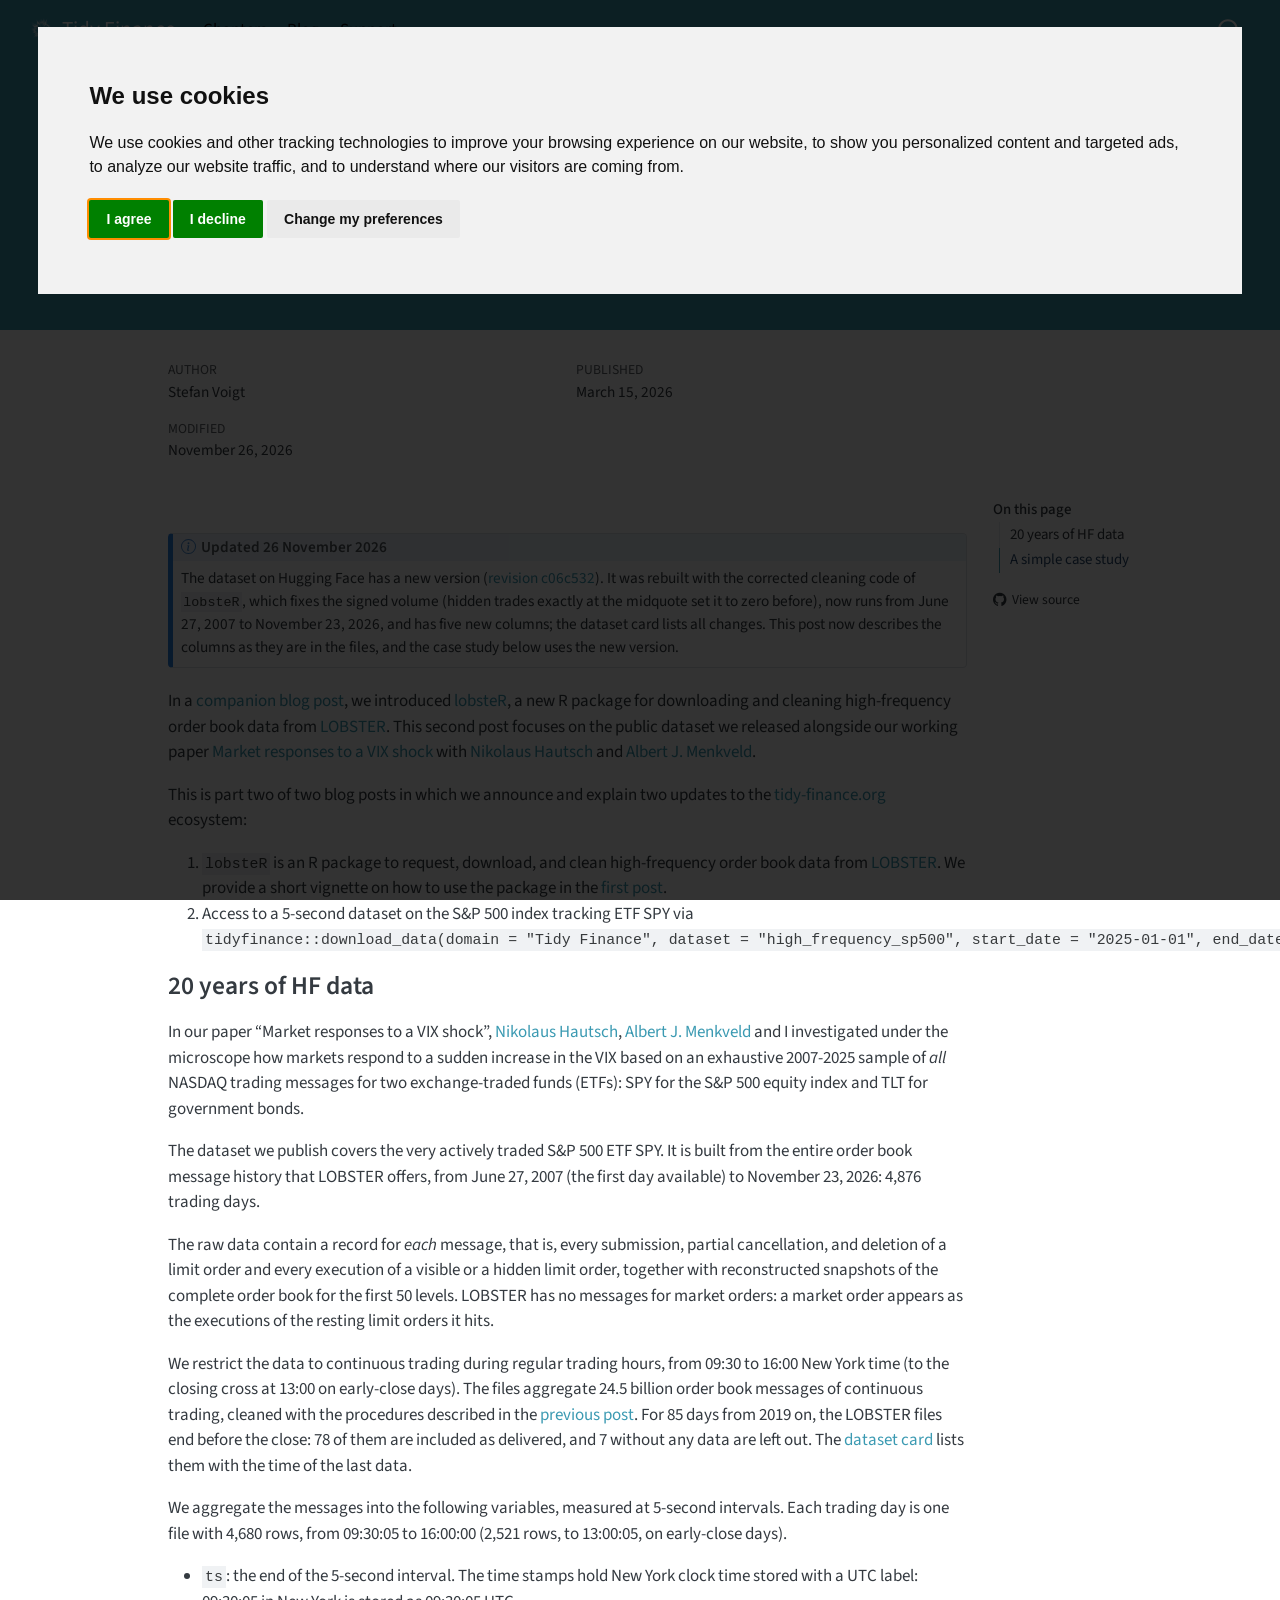
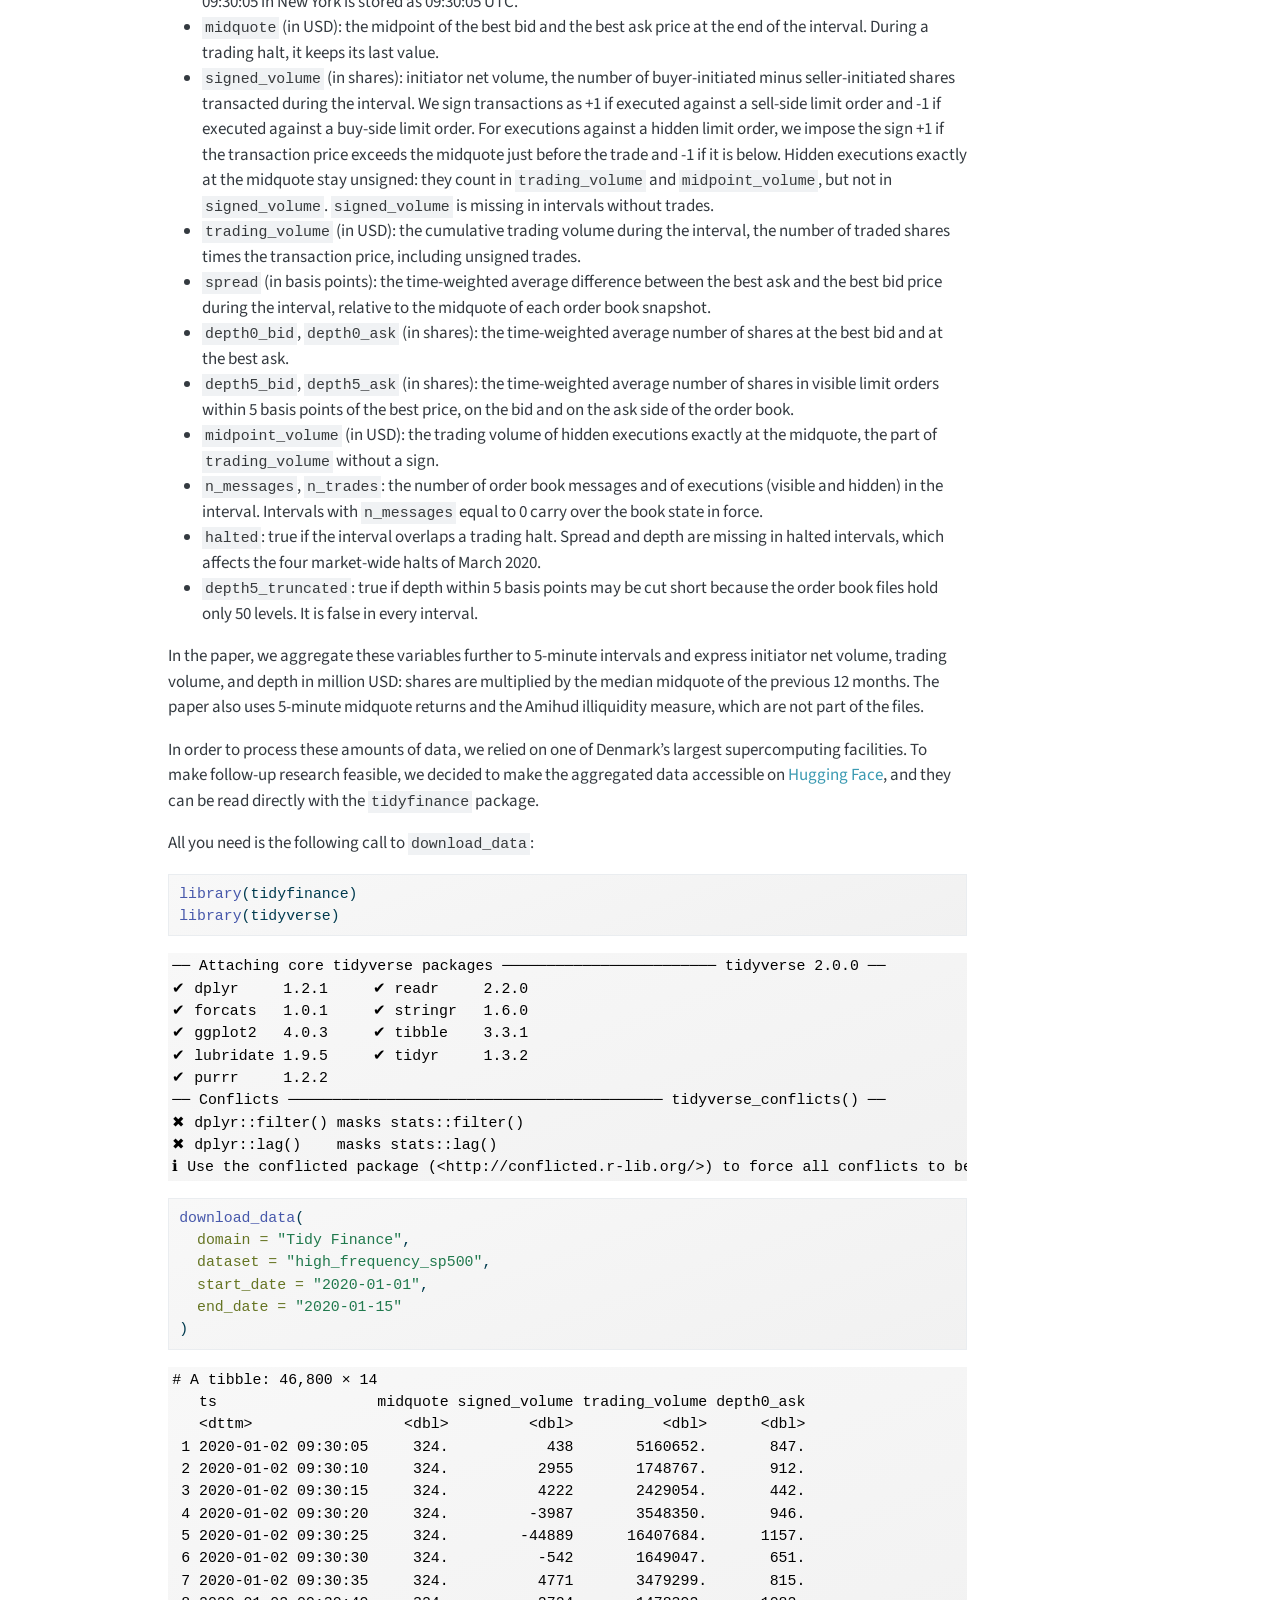
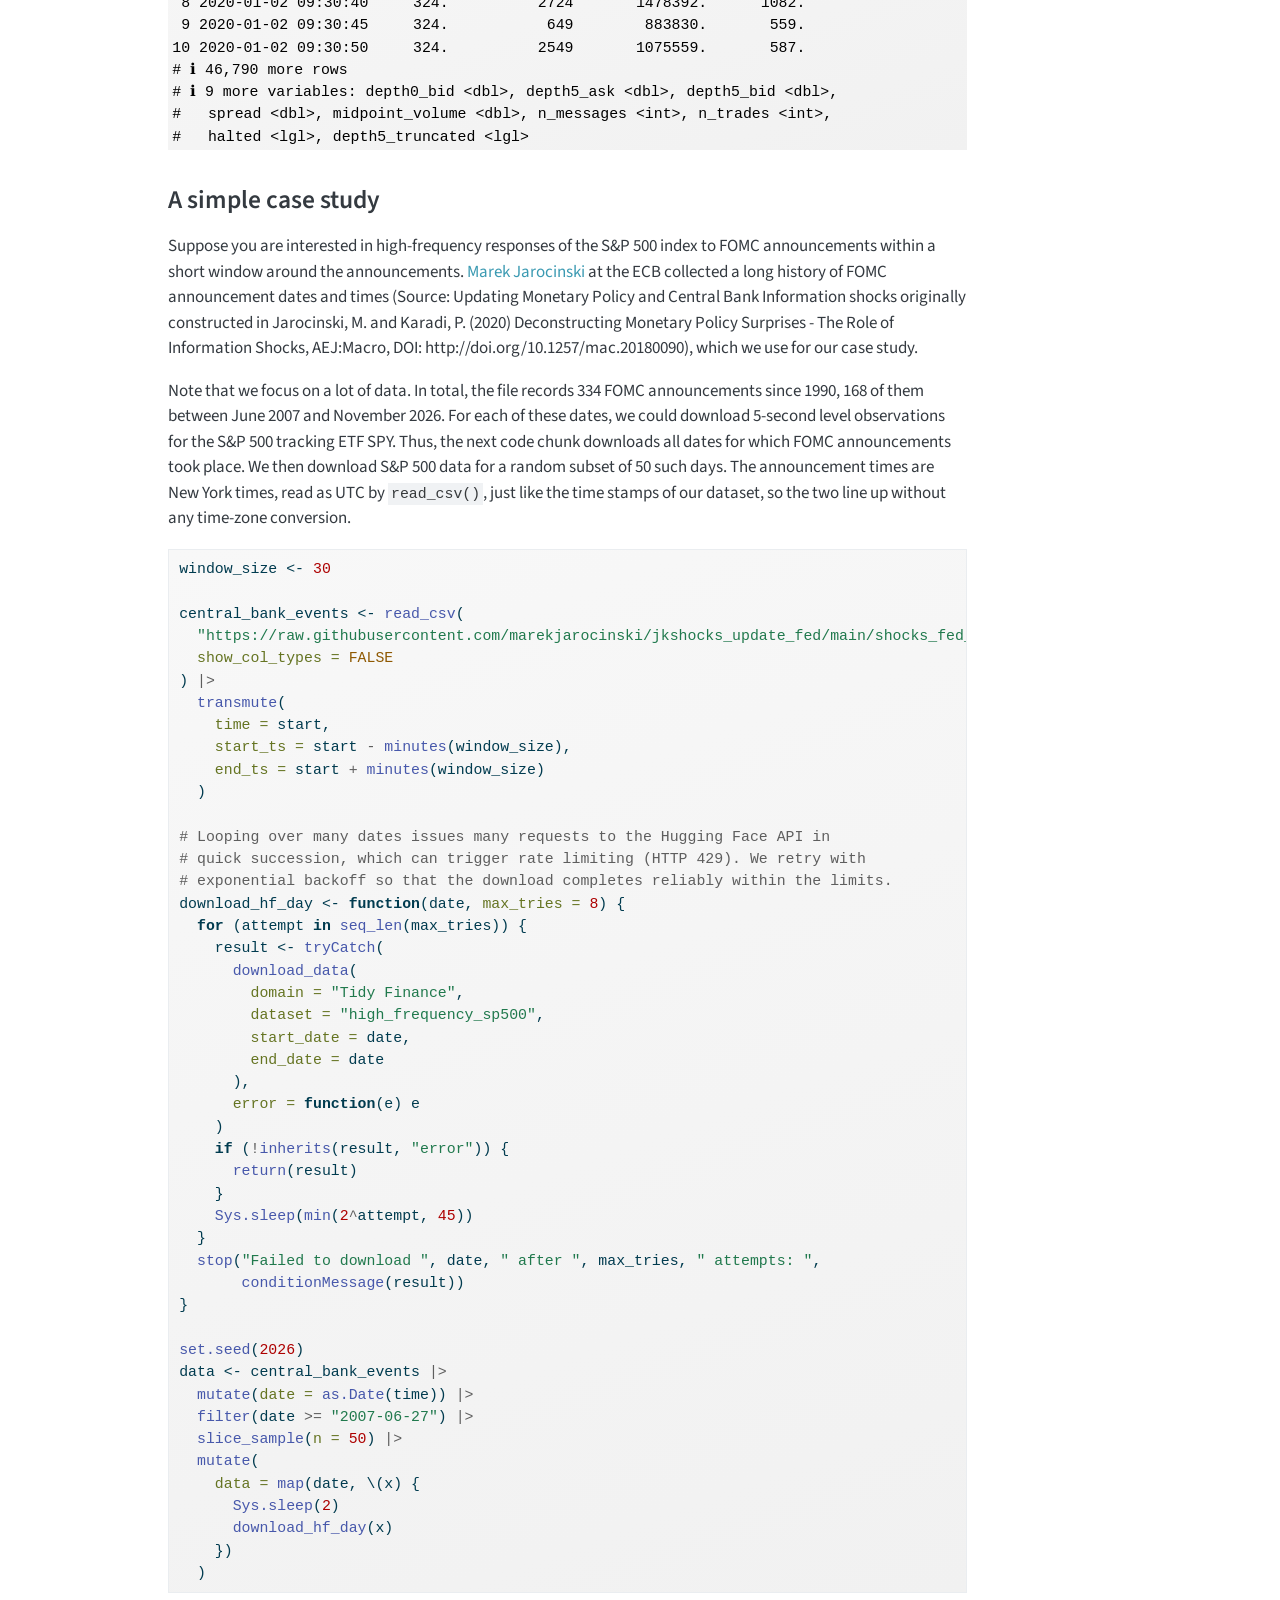
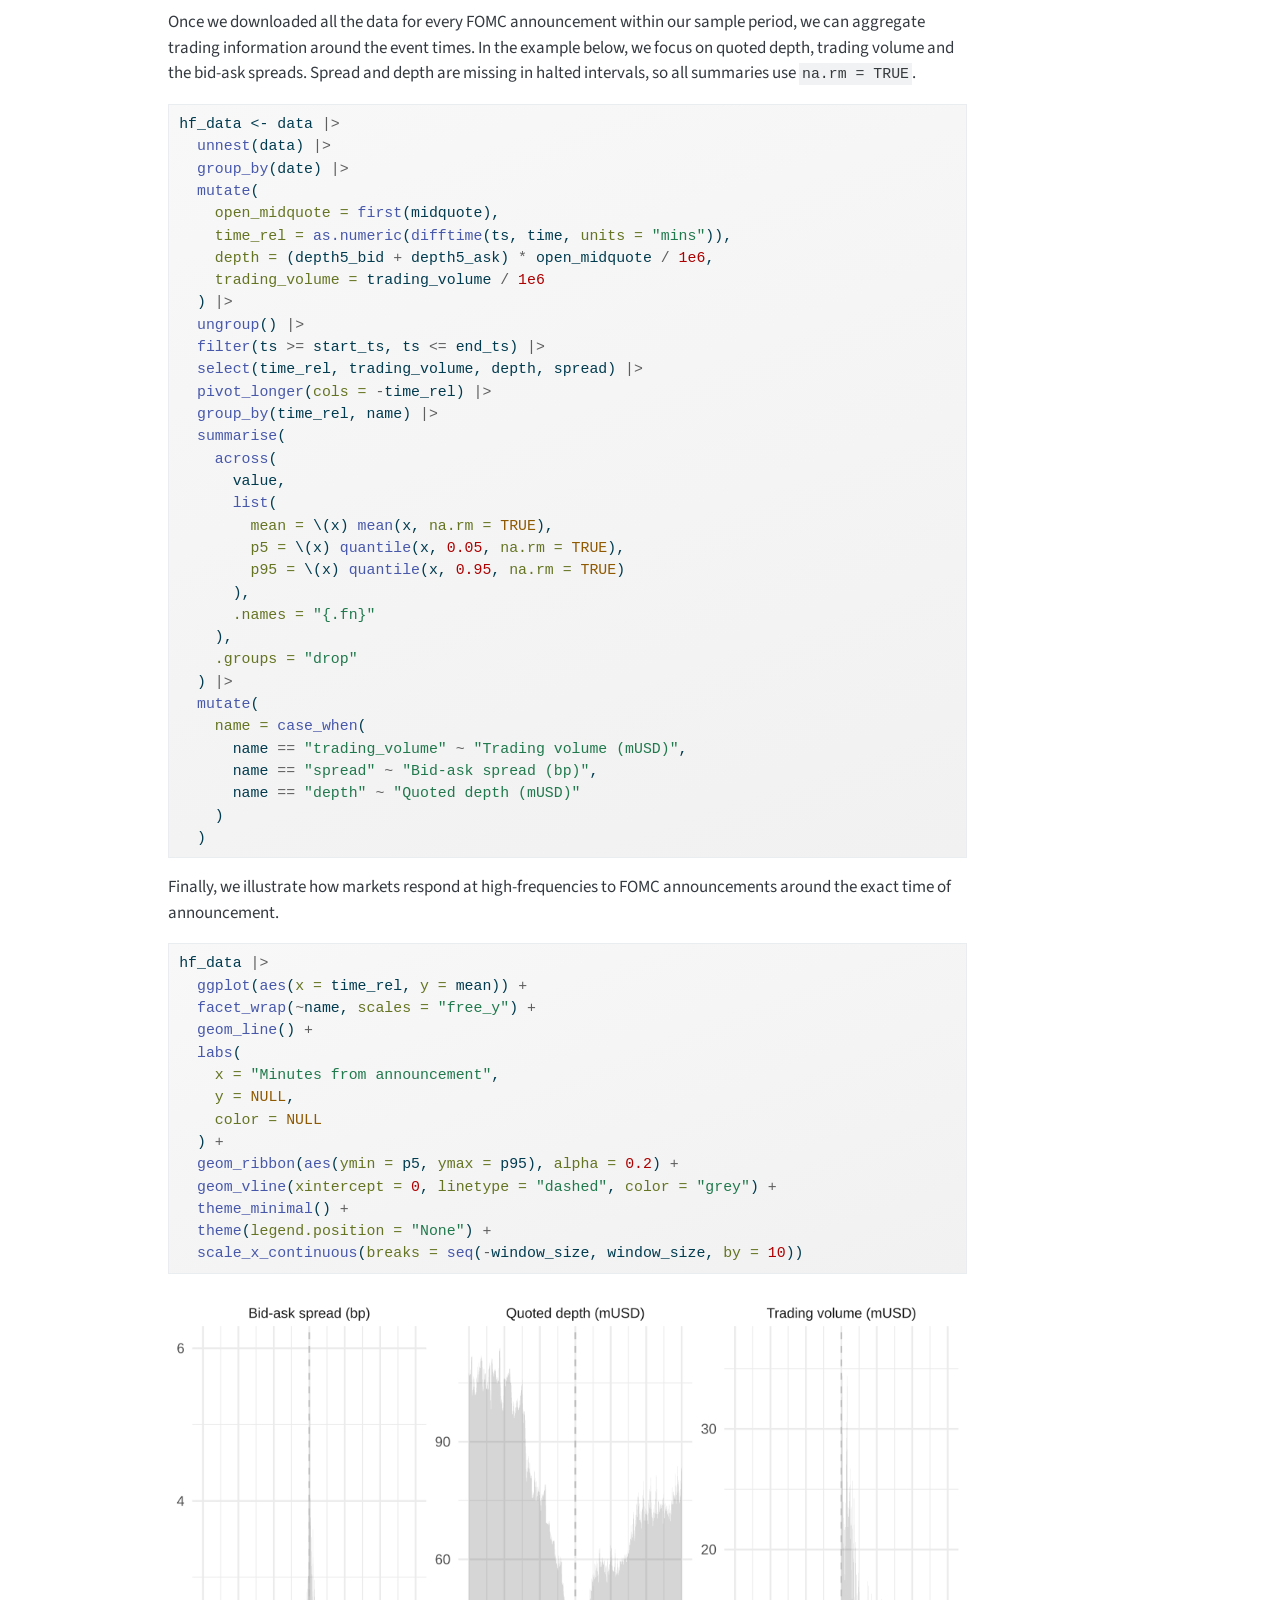
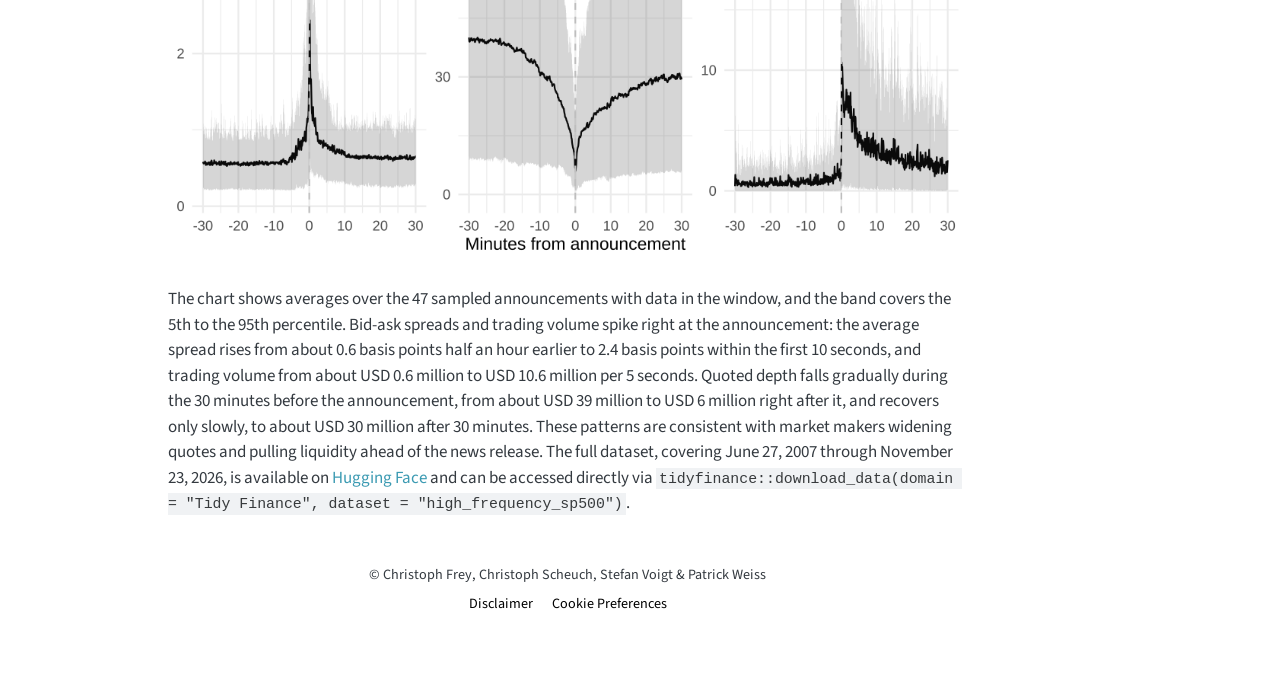
<file: docs/posts/hf-and-hugging-face/index.html>
<!DOCTYPE html>
<html xmlns="http://www.w3.org/1999/xhtml" lang="en" xml:lang="en"><head>

<meta charset="utf-8">
<meta name="generator" content="quarto-1.11.9">

<meta name="viewport" content="width=device-width, initial-scale=1.0, user-scalable=yes">

<meta name="author" content="Stefan Voigt">
<meta name="dcterms.date" content="2026-03-15">
<meta name="description" content="Announcing lobsteR, an R package for LOBSTER high-frequency data, and access to almost 20 years of 5-second SPY trading data via tidyfinance.">

<title>High-Frequency Market Data: lobsteR and 20 Years of SPY on Hugging Face – Tidy Finance</title>
<style>
/* Default styles provided by pandoc.
** See https://pandoc.org/MANUAL.html#variables-for-html for config info.
*/
span.smallcaps{font-variant: small-caps;}
div.columns{display: flex; gap: 1.5em;}
div.column{flex: auto;}
@media screen {
div.columns{gap: min(4vw, 1.5em);}
div.column{overflow-x: auto;}
}
div.hanging-indent{margin-left: 1.5em; text-indent: -1.5em;}
ul.task-list{list-style: none;}
ul.task-list li input[type="checkbox"] {
  width: 0.8em;
  margin: 0 0.8em 0.2em -1em; /* quarto-specific, see https://github.com/quarto-dev/quarto-cli/issues/4556 */ 
  vertical-align: middle;
}
/* CSS for syntax highlighting */
html { -webkit-text-size-adjust: 100%; }
pre > code.sourceCode { white-space: pre; position: relative; }
pre > code.sourceCode > span { display: inline-block; line-height: 1.25; }
pre > code.sourceCode > span:empty { height: 1.2em; }
.sourceCode { overflow: visible; }
code.sourceCode > span { color: inherit; text-decoration: inherit; }
div.sourceCode { margin: 1em 0; }
pre.sourceCode { margin: 0; }
@media screen {
div.sourceCode { overflow: auto; }
}
@media print {
pre > code.sourceCode { white-space: pre-wrap; }
pre > code.sourceCode > span { text-indent: -5em; padding-left: 5em; }
}
pre.numberSource code
  { counter-reset: source-line 0; }
pre.numberSource code > span
  { position: relative; left: -4em; counter-increment: source-line; }
pre.numberSource code > span > a:first-child::before
  { content: counter(source-line);
    position: relative; left: -1em; text-align: right; vertical-align: baseline;
    border: none; display: inline-block;
    -webkit-touch-callout: none; -webkit-user-select: none;
    -khtml-user-select: none; -moz-user-select: none;
    -ms-user-select: none; user-select: none;
    padding: 0 4px; width: 4em;
  }
pre.numberSource { margin-left: 3em;  padding-left: 4px; }
div.sourceCode
  {   }
@media screen {
pre > code.sourceCode > span > a:first-child::before { text-decoration: underline; }
}
</style>


<script src="../../site_libs/quarto-nav/quarto-nav.js"></script>
<script src="../../site_libs/clipboard/clipboard.min.js"></script>
<script src="../../site_libs/quarto-search/autocomplete.umd.js"></script>
<script src="../../site_libs/quarto-search/fuse.min.js"></script>
<script src="../../site_libs/quarto-search/quarto-search.js"></script>
<meta name="quarto:offset" content="../../">
<link href="../../assets/img/favicon.png" rel="icon" type="image/png">
<script src="../../site_libs/cookie-consent/cookie-consent.js"></script>
<link href="../../site_libs/cookie-consent/cookie-consent.css" rel="stylesheet">
<script src="../../site_libs/quarto-html/quarto.js" type="module"></script>
<script src="../../site_libs/quarto-html/tabsets/tabsets.js" type="module"></script>
<script src="../../site_libs/quarto-html/scrollable-regions/scrollable-regions.js" type="module"></script>
<script src="../../site_libs/quarto-html/popper.min.js"></script>
<script src="../../site_libs/quarto-html/tippy.umd.min.js"></script>
<script src="../../site_libs/quarto-html/anchor.min.js"></script>
<link href="../../site_libs/quarto-html/tippy.css" rel="stylesheet">
<link href="../../site_libs/quarto-html/quarto-syntax-highlighting-63b5708e65d6cd79cd7618c58d0c21e7.css" rel="stylesheet" id="quarto-text-highlighting-styles">
<script src="../../site_libs/bootstrap/bootstrap.min.js"></script>
<link href="../../site_libs/bootstrap/bootstrap-icons.css" rel="stylesheet">
<link href="../../site_libs/bootstrap/bootstrap-3db3fb4ce70afe42de88d7a4e34244f4.min.css" rel="stylesheet" append-hash="true" id="quarto-bootstrap" data-mode="light">
<script src="../../site_libs/quarto-contrib/glightbox/glightbox.min.js"></script>
<link href="../../site_libs/quarto-contrib/glightbox/glightbox.min.css" rel="stylesheet">
<link href="../../site_libs/quarto-contrib/glightbox/lightbox.css" rel="stylesheet">
<script id="quarto-search-options" type="application/json">{
  "location": "navbar",
  "copy-button": false,
  "collapse-after": 3,
  "panel-placement": "end",
  "type": "overlay",
  "limit": 50,
  "keyboard-shortcut": [
    "f",
    "/",
    "s"
  ],
  "show-item-context": false,
  "language": {
    "search-no-results-text": "No results",
    "search-matching-documents-text": "matching documents",
    "search-copy-link-title": "Copy link to search",
    "search-hide-matches-text": "Hide additional matches",
    "search-more-match-text": "more match in this document",
    "search-more-matches-text": "more matches in this document",
    "search-clear-button-title": "Clear",
    "search-text-placeholder": "",
    "search-detached-cancel-button-title": "Cancel",
    "search-submit-button-title": "Submit",
    "search-label": "Search"
  }
}</script>
<script async="" src="https://www.googletagmanager.com/gtag/js?id=G-DH3KZSMJ5W"></script>

<script type="text/plain" cookie-consent="tracking">

window.dataLayer = window.dataLayer || [];
function gtag(){dataLayer.push(arguments);}
gtag('js', new Date());
gtag('config', 'G-DH3KZSMJ5W', { 'anonymize_ip': true});
</script>

<script type="text/javascript" charset="UTF-8">
document.addEventListener('DOMContentLoaded', function () {
cookieconsent.run({
  "notice_banner_type":"interstitial",
  "consent_type":"express",
  "palette":"light",
  "language":"en",
  "page_load_consent_levels":["strictly-necessary"],
  "notice_banner_reject_button_hide":false,
  "preferences_center_close_button_hide":false,
  "website_name":""
  ,
"language":"en"
  });
});
</script> 
  
<style>html{ scroll-behavior: smooth; }</style>


<link rel="stylesheet" href="../../assets/css/global.css">
<meta property="og:title" content="High-Frequency Market Data: lobsteR and 20 Years of SPY on Hugging Face – Tidy Finance">
<meta property="og:description" content="Announcing lobsteR, an R package for LOBSTER high-frequency data, and access to almost 20 years of 5-second SPY trading data via tidyfinance.">
<meta property="og:image" content="https://blog.tidy-finance.org/assets/img/cover.png">
<meta property="og:site_name" content="Tidy Finance">
<meta property="og:image:height" content="1800">
<meta property="og:image:width" content="3000">
</head>

<body class="nav-fixed quarto-light"><a id="quarto-skip-link" class="visually-hidden-focusable" href="#quarto-document-content">Skip to main content</a>

<div id="quarto-search-results"></div>
  <header id="quarto-header" class="headroom fixed-top quarto-banner">
    <nav class="navbar navbar-expand-lg " data-bs-theme="dark" aria-label="Site">
      <div class="navbar-container container-fluid">
      <div class="navbar-brand-container mx-auto">
    <a href="https://www.tidy-finance.org" class="navbar-brand navbar-brand-logo">
    <img src="../../assets/img/logo-website-white.png" alt="" class="navbar-logo light-content">
    <img src="../../assets/img/logo-website-white.png" alt="" class="navbar-logo dark-content">
    </a>
    <a class="navbar-brand" href="https://www.tidy-finance.org">
    <span class="navbar-title">Tidy Finance</span>
    </a>
  </div>
          <button class="navbar-toggler" type="button" data-bs-toggle="collapse" data-bs-target="#navbarCollapse" aria-controls="navbarCollapse" aria-expanded="false" aria-label="Toggle navigation" onclick="if (window.quartoToggleHeadroom) { window.quartoToggleHeadroom(); }">
  <span class="navbar-toggler-icon"></span>
</button>
          <div class="collapse navbar-collapse" id="navbarCollapse">
            <ul class="navbar-nav navbar-nav-scroll me-auto">
  <li class="nav-item">
    <a class="nav-link" href="https://www.tidy-finance.org/chapters/index.html"> 
<span class="menu-text">Chapters</span></a>
  </li>  
  <li class="nav-item">
    <a class="nav-link" href="../../index.html"> 
<span class="menu-text">Blog</span></a>
  </li>  
  <li class="nav-item">
    <a class="nav-link" href="https://www.tidy-finance.org/support.html"> 
<span class="menu-text">Support</span></a>
  </li>  
</ul>
          </div> <!-- /navcollapse -->
            <div class="quarto-navbar-tools">
</div>
            <div id="quarto-search" class="" title="Search"></div>
      </div> <!-- /container-fluid -->
    </nav>
</header>
<!-- content -->
<header id="title-block-header" class="quarto-title-block default page-columns page-full">
  <div class="quarto-title-banner page-columns page-full">
    <div class="quarto-title column-body">
      <h1 class="title">High-Frequency Market Data: lobsteR and 20 Years of SPY on Hugging Face</h1>
                  <div>
        <div class="description">
          Announcing lobsteR, an R package for LOBSTER high-frequency data, and access to almost 20 years of 5-second SPY trading data via tidyfinance.
        </div>
      </div>
                          <div class="quarto-categories">
                <div class="quarto-category">R</div>
                <div class="quarto-category">Data</div>
                <div class="quarto-category">Market microstructure</div>
              </div>
                  </div>
  </div>
    
  
  <div class="quarto-title-meta">

      <div>
      <div class="quarto-title-meta-heading">Author</div>
      <div class="quarto-title-meta-contents">
               <p>Stefan Voigt </p>
            </div>
    </div>
      
      <div>
      <div class="quarto-title-meta-heading">Published</div>
      <div class="quarto-title-meta-contents">
        <p class="date">March 15, 2026</p>
      </div>
    </div>
    
      <div>
      <div class="quarto-title-meta-heading">Modified</div>
      <div class="quarto-title-meta-contents">
        <p class="date-modified">November 26, 2026</p>
      </div>
    </div>
      
    </div>
    
  
  </header><div id="quarto-content" class="quarto-container page-columns page-rows-contents page-layout-article page-navbar">
<!-- sidebar -->
<!-- margin-sidebar -->
    <div id="quarto-margin-sidebar" class="sidebar margin-sidebar">
        <nav id="TOC" role="doc-toc" aria-labelledby="toc-title" class="toc-active">
    <h2 id="toc-title">On this page</h2>
   
  <ul>
  <li><a href="#years-of-hf-data" id="toc-years-of-hf-data" class="nav-link active" data-scroll-target="#years-of-hf-data">20 years of HF data</a></li>
  <li><a href="#a-simple-case-study" id="toc-a-simple-case-study" class="nav-link" data-scroll-target="#a-simple-case-study">A simple case study</a></li>
  </ul>
<div class="toc-actions"><ul><li><a href="https://github.com/tidy-finance/blog/blob/main/posts/hf-and-hugging-face/index.qmd" class="toc-action"><i class="bi bi-github"></i>View source</a></li></ul></div></nav>
    </div>
<!-- main -->
<main class="content quarto-banner-title-block" id="quarto-document-content" tabindex="-1">





<div class="callout callout-style-default callout-note callout-titled">
<div class="callout-header d-flex align-content-center">
<div class="callout-icon-container">
<i class="callout-icon"></i>
</div>
<div class="callout-title-container flex-fill">
<span class="screen-reader-only">Note</span>Updated 26 November 2026
</div>
</div>
<div class="callout-body-container callout-body">
<p>The dataset on Hugging Face has a new version (<a href="https://huggingface.co/datasets/voigtstefan/sp500/blob/c06c532ae041037fe7ad7b855b2b416cc0dcc6e4/README.md">revision c06c532</a>). It was rebuilt with the corrected cleaning code of <code>lobsteR</code>, which fixes the signed volume (hidden trades exactly at the midquote set it to zero before), now runs from June 27, 2007 to November 23, 2026, and has five new columns; the dataset card lists all changes. This post now describes the columns as they are in the files, and the case study below uses the new version.</p>
</div>
</div>
<p>In a <a href="../../posts/hf-and-lobster/index.html">companion blog post</a>, we introduced <a href="https://voigtstefan.github.io/lobsteR/">lobsteR</a>, a new R package for downloading and cleaning high-frequency order book data from <a href="https://lobsterdata.com/">LOBSTER</a>. This second post focuses on the public dataset we released alongside our working paper <a href="https://papers.ssrn.com/sol3/papers.cfm?abstract_id=6298780">Market responses to a VIX shock</a> with <a href="https://homepage.univie.ac.at/nikolaus.hautsch/">Nikolaus Hautsch</a> and <a href="https://albertjmenkveld.com/">Albert J. Menkveld</a>.</p>
<p>This is part two of two blog posts in which we announce and explain two updates to the <a href="https://tidy-finance.org">tidy-finance.org</a> ecosystem:</p>
<ol type="1">
<li><code>lobsteR</code> is an R package to request, download, and clean high-frequency order book data from <a href="https://lobsterdata.com/">LOBSTER</a>. We provide a short vignette on how to use the package in the <a href="../../posts/hf-and-lobster/index.html">first post</a>.</li>
<li>Access to a 5-second dataset on the S&amp;P 500 index tracking ETF SPY via <code>tidyfinance::download_data(domain = "Tidy Finance", dataset = "high_frequency_sp500", start_date = "2025-01-01", end_date = "2025-01-10")</code>.</li>
</ol>
<section id="years-of-hf-data" class="level2">
<h2 class="anchored" data-anchor-id="years-of-hf-data">20 years of HF data</h2>
<p>In our paper “Market responses to a VIX shock”, <a href="https://homepage.univie.ac.at/nikolaus.hautsch/">Nikolaus Hautsch</a>, <a href="https://albertjmenkveld.com/">Albert J. Menkveld</a> and I investigated under the microscope how markets respond to a sudden increase in the VIX based on an exhaustive 2007-2025 sample of <em>all</em> NASDAQ trading messages for two exchange-traded funds (ETFs): SPY for the S&amp;P 500 equity index and TLT for government bonds.</p>
<p>The dataset we publish covers the very actively traded S&amp;P 500 ETF SPY. It is built from the entire order book message history that LOBSTER offers, from June 27, 2007 (the first day available) to November 23, 2026: 4,876 trading days.</p>
<p>The raw data contain a record for <em>each</em> message, that is, every submission, partial cancellation, and deletion of a limit order and every execution of a visible or a hidden limit order, together with reconstructed snapshots of the complete order book for the first 50 levels. LOBSTER has no messages for market orders: a market order appears as the executions of the resting limit orders it hits.</p>
<p>We restrict the data to continuous trading during regular trading hours, from 09:30 to 16:00 New York time (to the closing cross at 13:00 on early-close days). The files aggregate 24.5 billion order book messages of continuous trading, cleaned with the procedures described in the <a href="../../posts/hf-and-lobster/index.html">previous post</a>. For 85 days from 2019 on, the LOBSTER files end before the close: 78 of them are included as delivered, and 7 without any data are left out. The <a href="https://huggingface.co/datasets/voigtstefan/sp500">dataset card</a> lists them with the time of the last data.</p>
<p>We aggregate the messages into the following variables, measured at 5-second intervals. Each trading day is one file with 4,680 rows, from 09:30:05 to 16:00:00 (2,521 rows, to 13:00:05, on early-close days).</p>
<ul>
<li><code>ts</code>: the end of the 5-second interval. The time stamps hold New York clock time stored with a UTC label: 09:30:05 in New York is stored as 09:30:05 UTC.</li>
<li><code>midquote</code> (in USD): the midpoint of the best bid and the best ask price at the end of the interval. During a trading halt, it keeps its last value.</li>
<li><code>signed_volume</code> (in shares): initiator net volume, the number of buyer-initiated minus seller-initiated shares transacted during the interval. We sign transactions as +1 if executed against a sell-side limit order and -1 if executed against a buy-side limit order. For executions against a hidden limit order, we impose the sign +1 if the transaction price exceeds the midquote just before the trade and -1 if it is below. Hidden executions exactly at the midquote stay unsigned: they count in <code>trading_volume</code> and <code>midpoint_volume</code>, but not in <code>signed_volume</code>. <code>signed_volume</code> is missing in intervals without trades.</li>
<li><code>trading_volume</code> (in USD): the cumulative trading volume during the interval, the number of traded shares times the transaction price, including unsigned trades.</li>
<li><code>spread</code> (in basis points): the time-weighted average difference between the best ask and the best bid price during the interval, relative to the midquote of each order book snapshot.</li>
<li><code>depth0_bid</code>, <code>depth0_ask</code> (in shares): the time-weighted average number of shares at the best bid and at the best ask.</li>
<li><code>depth5_bid</code>, <code>depth5_ask</code> (in shares): the time-weighted average number of shares in visible limit orders within 5 basis points of the best price, on the bid and on the ask side of the order book.</li>
<li><code>midpoint_volume</code> (in USD): the trading volume of hidden executions exactly at the midquote, the part of <code>trading_volume</code> without a sign.</li>
<li><code>n_messages</code>, <code>n_trades</code>: the number of order book messages and of executions (visible and hidden) in the interval. Intervals with <code>n_messages</code> equal to 0 carry over the book state in force.</li>
<li><code>halted</code>: true if the interval overlaps a trading halt. Spread and depth are missing in halted intervals, which affects the four market-wide halts of March 2020.</li>
<li><code>depth5_truncated</code>: true if depth within 5 basis points may be cut short because the order book files hold only 50 levels. It is false in every interval.</li>
</ul>
<p>In the paper, we aggregate these variables further to 5-minute intervals and express initiator net volume, trading volume, and depth in million USD: shares are multiplied by the median midquote of the previous 12 months. The paper also uses 5-minute midquote returns and the Amihud illiquidity measure, which are not part of the files.</p>
<p>In order to process these amounts of data, we relied on one of Denmark’s largest supercomputing facilities. To make follow-up research feasible, we decided to make the aggregated data accessible on <a href="https://huggingface.co/datasets/voigtstefan/sp500">Hugging Face</a>, and they can be read directly with the <code>tidyfinance</code> package.</p>
<p>All you need is the following call to <code>download_data</code>:</p>
<div class="cell">
<div class="code-copy-outer-scaffold"><div class="sourceCode cell-code" id="cb1"><pre class="sourceCode r code-with-copy"><code class="sourceCode r"><span id="cb1-1"><a href="#cb1-1" aria-hidden="true" tabindex="-1"></a><span class="fu">library</span>(tidyfinance)</span>
<span id="cb1-2"><a href="#cb1-2" aria-hidden="true" tabindex="-1"></a><span class="fu">library</span>(tidyverse)</span></code></pre></div><button title="Copy to Clipboard" class="code-copy-button"><i class="bi"></i></button></div>
<div class="cell-output cell-output-stderr">
<pre><code>── Attaching core tidyverse packages ──────────────────────── tidyverse 2.0.0 ──
✔ dplyr     1.2.1     ✔ readr     2.2.0
✔ forcats   1.0.1     ✔ stringr   1.6.0
✔ ggplot2   4.0.3     ✔ tibble    3.3.1
✔ lubridate 1.9.5     ✔ tidyr     1.3.2
✔ purrr     1.2.2     
── Conflicts ────────────────────────────────────────── tidyverse_conflicts() ──
✖ dplyr::filter() masks stats::filter()
✖ dplyr::lag()    masks stats::lag()
ℹ Use the conflicted package (&lt;http://conflicted.r-lib.org/&gt;) to force all conflicts to become errors</code></pre>
</div>
<div class="code-copy-outer-scaffold"><div class="sourceCode cell-code" id="cb3"><pre class="sourceCode r code-with-copy"><code class="sourceCode r"><span id="cb3-1"><a href="#cb3-1" aria-hidden="true" tabindex="-1"></a><span class="fu">download_data</span>(</span>
<span id="cb3-2"><a href="#cb3-2" aria-hidden="true" tabindex="-1"></a>  <span class="at">domain =</span> <span class="st">"Tidy Finance"</span>,</span>
<span id="cb3-3"><a href="#cb3-3" aria-hidden="true" tabindex="-1"></a>  <span class="at">dataset =</span> <span class="st">"high_frequency_sp500"</span>,</span>
<span id="cb3-4"><a href="#cb3-4" aria-hidden="true" tabindex="-1"></a>  <span class="at">start_date =</span> <span class="st">"2020-01-01"</span>,</span>
<span id="cb3-5"><a href="#cb3-5" aria-hidden="true" tabindex="-1"></a>  <span class="at">end_date =</span> <span class="st">"2020-01-15"</span></span>
<span id="cb3-6"><a href="#cb3-6" aria-hidden="true" tabindex="-1"></a>)</span></code></pre></div><button title="Copy to Clipboard" class="code-copy-button"><i class="bi"></i></button></div>
<div class="cell-output cell-output-stdout">
<pre><code># A tibble: 46,800 × 14
   ts                  midquote signed_volume trading_volume depth0_ask
   &lt;dttm&gt;                 &lt;dbl&gt;         &lt;dbl&gt;          &lt;dbl&gt;      &lt;dbl&gt;
 1 2020-01-02 09:30:05     324.           438       5160652.       847.
 2 2020-01-02 09:30:10     324.          2955       1748767.       912.
 3 2020-01-02 09:30:15     324.          4222       2429054.       442.
 4 2020-01-02 09:30:20     324.         -3987       3548350.       946.
 5 2020-01-02 09:30:25     324.        -44889      16407684.      1157.
 6 2020-01-02 09:30:30     324.          -542       1649047.       651.
 7 2020-01-02 09:30:35     324.          4771       3479299.       815.
 8 2020-01-02 09:30:40     324.          2724       1478392.      1082.
 9 2020-01-02 09:30:45     324.           649        883830.       559.
10 2020-01-02 09:30:50     324.          2549       1075559.       587.
# ℹ 46,790 more rows
# ℹ 9 more variables: depth0_bid &lt;dbl&gt;, depth5_ask &lt;dbl&gt;, depth5_bid &lt;dbl&gt;,
#   spread &lt;dbl&gt;, midpoint_volume &lt;dbl&gt;, n_messages &lt;int&gt;, n_trades &lt;int&gt;,
#   halted &lt;lgl&gt;, depth5_truncated &lt;lgl&gt;</code></pre>
</div>
</div>
</section>
<section id="a-simple-case-study" class="level2">
<h2 class="anchored" data-anchor-id="a-simple-case-study">A simple case study</h2>
<p>Suppose you are interested in high-frequency responses of the S&amp;P 500 index to FOMC announcements within a short window around the announcements. <a href="https://marekjarocinski.github.io/">Marek Jarocinski</a> at the ECB collected a long history of FOMC announcement dates and times (Source: Updating Monetary Policy and Central Bank Information shocks originally constructed in Jarocinski, M. and Karadi, P. (2020) Deconstructing Monetary Policy Surprises - The Role of Information Shocks, AEJ:Macro, DOI: http://doi.org/10.1257/mac.20180090), which we use for our case study.</p>
<p>Note that we focus on a lot of data. In total, the file records 334 FOMC announcements since 1990, 168 of them between June 2007 and November 2026. For each of these dates, we could download 5-second level observations for the S&amp;P 500 tracking ETF SPY. Thus, the next code chunk downloads all dates for which FOMC announcements took place. We then download S&amp;P 500 data for a random subset of 50 such days. The announcement times are New York times, read as UTC by <code>read_csv()</code>, just like the time stamps of our dataset, so the two line up without any time-zone conversion.</p>
<div class="cell">
<div class="code-copy-outer-scaffold"><div class="sourceCode cell-code" id="cb5"><pre class="sourceCode r code-with-copy"><code class="sourceCode r"><span id="cb5-1"><a href="#cb5-1" aria-hidden="true" tabindex="-1"></a>window_size <span class="ot">&lt;-</span> <span class="dv">30</span></span>
<span id="cb5-2"><a href="#cb5-2" aria-hidden="true" tabindex="-1"></a></span>
<span id="cb5-3"><a href="#cb5-3" aria-hidden="true" tabindex="-1"></a>central_bank_events <span class="ot">&lt;-</span> <span class="fu">read_csv</span>(</span>
<span id="cb5-4"><a href="#cb5-4" aria-hidden="true" tabindex="-1"></a>  <span class="st">"https://raw.githubusercontent.com/marekjarocinski/jkshocks_update_fed/main/shocks_fed_jk_t.csv"</span>,</span>
<span id="cb5-5"><a href="#cb5-5" aria-hidden="true" tabindex="-1"></a>  <span class="at">show_col_types =</span> <span class="cn">FALSE</span></span>
<span id="cb5-6"><a href="#cb5-6" aria-hidden="true" tabindex="-1"></a>) <span class="sc">|&gt;</span></span>
<span id="cb5-7"><a href="#cb5-7" aria-hidden="true" tabindex="-1"></a>  <span class="fu">transmute</span>(</span>
<span id="cb5-8"><a href="#cb5-8" aria-hidden="true" tabindex="-1"></a>    <span class="at">time =</span> start,</span>
<span id="cb5-9"><a href="#cb5-9" aria-hidden="true" tabindex="-1"></a>    <span class="at">start_ts =</span> start <span class="sc">-</span> <span class="fu">minutes</span>(window_size),</span>
<span id="cb5-10"><a href="#cb5-10" aria-hidden="true" tabindex="-1"></a>    <span class="at">end_ts =</span> start <span class="sc">+</span> <span class="fu">minutes</span>(window_size)</span>
<span id="cb5-11"><a href="#cb5-11" aria-hidden="true" tabindex="-1"></a>  )</span>
<span id="cb5-12"><a href="#cb5-12" aria-hidden="true" tabindex="-1"></a></span>
<span id="cb5-13"><a href="#cb5-13" aria-hidden="true" tabindex="-1"></a><span class="co"># Looping over many dates issues many requests to the Hugging Face API in</span></span>
<span id="cb5-14"><a href="#cb5-14" aria-hidden="true" tabindex="-1"></a><span class="co"># quick succession, which can trigger rate limiting (HTTP 429). We retry with</span></span>
<span id="cb5-15"><a href="#cb5-15" aria-hidden="true" tabindex="-1"></a><span class="co"># exponential backoff so that the download completes reliably within the limits.</span></span>
<span id="cb5-16"><a href="#cb5-16" aria-hidden="true" tabindex="-1"></a>download_hf_day <span class="ot">&lt;-</span> <span class="cf">function</span>(date, <span class="at">max_tries =</span> <span class="dv">8</span>) {</span>
<span id="cb5-17"><a href="#cb5-17" aria-hidden="true" tabindex="-1"></a>  <span class="cf">for</span> (attempt <span class="cf">in</span> <span class="fu">seq_len</span>(max_tries)) {</span>
<span id="cb5-18"><a href="#cb5-18" aria-hidden="true" tabindex="-1"></a>    result <span class="ot">&lt;-</span> <span class="fu">tryCatch</span>(</span>
<span id="cb5-19"><a href="#cb5-19" aria-hidden="true" tabindex="-1"></a>      <span class="fu">download_data</span>(</span>
<span id="cb5-20"><a href="#cb5-20" aria-hidden="true" tabindex="-1"></a>        <span class="at">domain =</span> <span class="st">"Tidy Finance"</span>,</span>
<span id="cb5-21"><a href="#cb5-21" aria-hidden="true" tabindex="-1"></a>        <span class="at">dataset =</span> <span class="st">"high_frequency_sp500"</span>,</span>
<span id="cb5-22"><a href="#cb5-22" aria-hidden="true" tabindex="-1"></a>        <span class="at">start_date =</span> date,</span>
<span id="cb5-23"><a href="#cb5-23" aria-hidden="true" tabindex="-1"></a>        <span class="at">end_date =</span> date</span>
<span id="cb5-24"><a href="#cb5-24" aria-hidden="true" tabindex="-1"></a>      ),</span>
<span id="cb5-25"><a href="#cb5-25" aria-hidden="true" tabindex="-1"></a>      <span class="at">error =</span> <span class="cf">function</span>(e) e</span>
<span id="cb5-26"><a href="#cb5-26" aria-hidden="true" tabindex="-1"></a>    )</span>
<span id="cb5-27"><a href="#cb5-27" aria-hidden="true" tabindex="-1"></a>    <span class="cf">if</span> (<span class="sc">!</span><span class="fu">inherits</span>(result, <span class="st">"error"</span>)) {</span>
<span id="cb5-28"><a href="#cb5-28" aria-hidden="true" tabindex="-1"></a>      <span class="fu">return</span>(result)</span>
<span id="cb5-29"><a href="#cb5-29" aria-hidden="true" tabindex="-1"></a>    }</span>
<span id="cb5-30"><a href="#cb5-30" aria-hidden="true" tabindex="-1"></a>    <span class="fu">Sys.sleep</span>(<span class="fu">min</span>(<span class="dv">2</span><span class="sc">^</span>attempt, <span class="dv">45</span>))</span>
<span id="cb5-31"><a href="#cb5-31" aria-hidden="true" tabindex="-1"></a>  }</span>
<span id="cb5-32"><a href="#cb5-32" aria-hidden="true" tabindex="-1"></a>  <span class="fu">stop</span>(<span class="st">"Failed to download "</span>, date, <span class="st">" after "</span>, max_tries, <span class="st">" attempts: "</span>,</span>
<span id="cb5-33"><a href="#cb5-33" aria-hidden="true" tabindex="-1"></a>       <span class="fu">conditionMessage</span>(result))</span>
<span id="cb5-34"><a href="#cb5-34" aria-hidden="true" tabindex="-1"></a>}</span>
<span id="cb5-35"><a href="#cb5-35" aria-hidden="true" tabindex="-1"></a></span>
<span id="cb5-36"><a href="#cb5-36" aria-hidden="true" tabindex="-1"></a><span class="fu">set.seed</span>(<span class="dv">2026</span>)</span>
<span id="cb5-37"><a href="#cb5-37" aria-hidden="true" tabindex="-1"></a>data <span class="ot">&lt;-</span> central_bank_events <span class="sc">|&gt;</span></span>
<span id="cb5-38"><a href="#cb5-38" aria-hidden="true" tabindex="-1"></a>  <span class="fu">mutate</span>(<span class="at">date =</span> <span class="fu">as.Date</span>(time)) <span class="sc">|&gt;</span></span>
<span id="cb5-39"><a href="#cb5-39" aria-hidden="true" tabindex="-1"></a>  <span class="fu">filter</span>(date <span class="sc">&gt;=</span> <span class="st">"2007-06-27"</span>) <span class="sc">|&gt;</span></span>
<span id="cb5-40"><a href="#cb5-40" aria-hidden="true" tabindex="-1"></a>  <span class="fu">slice_sample</span>(<span class="at">n =</span> <span class="dv">50</span>) <span class="sc">|&gt;</span></span>
<span id="cb5-41"><a href="#cb5-41" aria-hidden="true" tabindex="-1"></a>  <span class="fu">mutate</span>(</span>
<span id="cb5-42"><a href="#cb5-42" aria-hidden="true" tabindex="-1"></a>    <span class="at">data =</span> <span class="fu">map</span>(date, \(x) {</span>
<span id="cb5-43"><a href="#cb5-43" aria-hidden="true" tabindex="-1"></a>      <span class="fu">Sys.sleep</span>(<span class="dv">2</span>)</span>
<span id="cb5-44"><a href="#cb5-44" aria-hidden="true" tabindex="-1"></a>      <span class="fu">download_hf_day</span>(x)</span>
<span id="cb5-45"><a href="#cb5-45" aria-hidden="true" tabindex="-1"></a>    })</span>
<span id="cb5-46"><a href="#cb5-46" aria-hidden="true" tabindex="-1"></a>  )</span></code></pre></div><button title="Copy to Clipboard" class="code-copy-button"><i class="bi"></i></button></div>
</div>
<p>Once we downloaded all the data for every FOMC announcement within our sample period, we can aggregate trading information around the event times. In the example below, we focus on quoted depth, trading volume and the bid-ask spreads. Spread and depth are missing in halted intervals, so all summaries use <code>na.rm = TRUE</code>.</p>
<div class="cell">
<div class="code-copy-outer-scaffold"><div class="sourceCode cell-code" id="cb6"><pre class="sourceCode r code-with-copy"><code class="sourceCode r"><span id="cb6-1"><a href="#cb6-1" aria-hidden="true" tabindex="-1"></a>hf_data <span class="ot">&lt;-</span> data <span class="sc">|&gt;</span></span>
<span id="cb6-2"><a href="#cb6-2" aria-hidden="true" tabindex="-1"></a>  <span class="fu">unnest</span>(data) <span class="sc">|&gt;</span></span>
<span id="cb6-3"><a href="#cb6-3" aria-hidden="true" tabindex="-1"></a>  <span class="fu">group_by</span>(date) <span class="sc">|&gt;</span></span>
<span id="cb6-4"><a href="#cb6-4" aria-hidden="true" tabindex="-1"></a>  <span class="fu">mutate</span>(</span>
<span id="cb6-5"><a href="#cb6-5" aria-hidden="true" tabindex="-1"></a>    <span class="at">open_midquote =</span> <span class="fu">first</span>(midquote),</span>
<span id="cb6-6"><a href="#cb6-6" aria-hidden="true" tabindex="-1"></a>    <span class="at">time_rel =</span> <span class="fu">as.numeric</span>(<span class="fu">difftime</span>(ts, time, <span class="at">units =</span> <span class="st">"mins"</span>)),</span>
<span id="cb6-7"><a href="#cb6-7" aria-hidden="true" tabindex="-1"></a>    <span class="at">depth =</span> (depth5_bid <span class="sc">+</span> depth5_ask) <span class="sc">*</span> open_midquote <span class="sc">/</span> <span class="fl">1e6</span>,</span>
<span id="cb6-8"><a href="#cb6-8" aria-hidden="true" tabindex="-1"></a>    <span class="at">trading_volume =</span> trading_volume <span class="sc">/</span> <span class="fl">1e6</span></span>
<span id="cb6-9"><a href="#cb6-9" aria-hidden="true" tabindex="-1"></a>  ) <span class="sc">|&gt;</span></span>
<span id="cb6-10"><a href="#cb6-10" aria-hidden="true" tabindex="-1"></a>  <span class="fu">ungroup</span>() <span class="sc">|&gt;</span></span>
<span id="cb6-11"><a href="#cb6-11" aria-hidden="true" tabindex="-1"></a>  <span class="fu">filter</span>(ts <span class="sc">&gt;=</span> start_ts, ts <span class="sc">&lt;=</span> end_ts) <span class="sc">|&gt;</span></span>
<span id="cb6-12"><a href="#cb6-12" aria-hidden="true" tabindex="-1"></a>  <span class="fu">select</span>(time_rel, trading_volume, depth, spread) <span class="sc">|&gt;</span></span>
<span id="cb6-13"><a href="#cb6-13" aria-hidden="true" tabindex="-1"></a>  <span class="fu">pivot_longer</span>(<span class="at">cols =</span> <span class="sc">-</span>time_rel) <span class="sc">|&gt;</span></span>
<span id="cb6-14"><a href="#cb6-14" aria-hidden="true" tabindex="-1"></a>  <span class="fu">group_by</span>(time_rel, name) <span class="sc">|&gt;</span></span>
<span id="cb6-15"><a href="#cb6-15" aria-hidden="true" tabindex="-1"></a>  <span class="fu">summarise</span>(</span>
<span id="cb6-16"><a href="#cb6-16" aria-hidden="true" tabindex="-1"></a>    <span class="fu">across</span>(</span>
<span id="cb6-17"><a href="#cb6-17" aria-hidden="true" tabindex="-1"></a>      value,</span>
<span id="cb6-18"><a href="#cb6-18" aria-hidden="true" tabindex="-1"></a>      <span class="fu">list</span>(</span>
<span id="cb6-19"><a href="#cb6-19" aria-hidden="true" tabindex="-1"></a>        <span class="at">mean =</span> \(x) <span class="fu">mean</span>(x, <span class="at">na.rm =</span> <span class="cn">TRUE</span>),</span>
<span id="cb6-20"><a href="#cb6-20" aria-hidden="true" tabindex="-1"></a>        <span class="at">p5 =</span> \(x) <span class="fu">quantile</span>(x, <span class="fl">0.05</span>, <span class="at">na.rm =</span> <span class="cn">TRUE</span>),</span>
<span id="cb6-21"><a href="#cb6-21" aria-hidden="true" tabindex="-1"></a>        <span class="at">p95 =</span> \(x) <span class="fu">quantile</span>(x, <span class="fl">0.95</span>, <span class="at">na.rm =</span> <span class="cn">TRUE</span>)</span>
<span id="cb6-22"><a href="#cb6-22" aria-hidden="true" tabindex="-1"></a>      ),</span>
<span id="cb6-23"><a href="#cb6-23" aria-hidden="true" tabindex="-1"></a>      <span class="at">.names =</span> <span class="st">"{.fn}"</span></span>
<span id="cb6-24"><a href="#cb6-24" aria-hidden="true" tabindex="-1"></a>    ),</span>
<span id="cb6-25"><a href="#cb6-25" aria-hidden="true" tabindex="-1"></a>    <span class="at">.groups =</span> <span class="st">"drop"</span></span>
<span id="cb6-26"><a href="#cb6-26" aria-hidden="true" tabindex="-1"></a>  ) <span class="sc">|&gt;</span></span>
<span id="cb6-27"><a href="#cb6-27" aria-hidden="true" tabindex="-1"></a>  <span class="fu">mutate</span>(</span>
<span id="cb6-28"><a href="#cb6-28" aria-hidden="true" tabindex="-1"></a>    <span class="at">name =</span> <span class="fu">case_when</span>(</span>
<span id="cb6-29"><a href="#cb6-29" aria-hidden="true" tabindex="-1"></a>      name <span class="sc">==</span> <span class="st">"trading_volume"</span> <span class="sc">~</span> <span class="st">"Trading volume (mUSD)"</span>,</span>
<span id="cb6-30"><a href="#cb6-30" aria-hidden="true" tabindex="-1"></a>      name <span class="sc">==</span> <span class="st">"spread"</span> <span class="sc">~</span> <span class="st">"Bid-ask spread (bp)"</span>,</span>
<span id="cb6-31"><a href="#cb6-31" aria-hidden="true" tabindex="-1"></a>      name <span class="sc">==</span> <span class="st">"depth"</span> <span class="sc">~</span> <span class="st">"Quoted depth (mUSD)"</span></span>
<span id="cb6-32"><a href="#cb6-32" aria-hidden="true" tabindex="-1"></a>    )</span>
<span id="cb6-33"><a href="#cb6-33" aria-hidden="true" tabindex="-1"></a>  )</span></code></pre></div><button title="Copy to Clipboard" class="code-copy-button"><i class="bi"></i></button></div>
</div>
<p>Finally, we illustrate how markets respond at high-frequencies to FOMC announcements around the exact time of announcement.</p>
<div class="cell">
<div class="code-copy-outer-scaffold"><div class="sourceCode cell-code" id="cb7"><pre class="sourceCode r code-with-copy"><code class="sourceCode r"><span id="cb7-1"><a href="#cb7-1" aria-hidden="true" tabindex="-1"></a>hf_data <span class="sc">|&gt;</span></span>
<span id="cb7-2"><a href="#cb7-2" aria-hidden="true" tabindex="-1"></a>  <span class="fu">ggplot</span>(<span class="fu">aes</span>(<span class="at">x =</span> time_rel, <span class="at">y =</span> mean)) <span class="sc">+</span></span>
<span id="cb7-3"><a href="#cb7-3" aria-hidden="true" tabindex="-1"></a>  <span class="fu">facet_wrap</span>(<span class="sc">~</span>name, <span class="at">scales =</span> <span class="st">"free_y"</span>) <span class="sc">+</span></span>
<span id="cb7-4"><a href="#cb7-4" aria-hidden="true" tabindex="-1"></a>  <span class="fu">geom_line</span>() <span class="sc">+</span></span>
<span id="cb7-5"><a href="#cb7-5" aria-hidden="true" tabindex="-1"></a>  <span class="fu">labs</span>(</span>
<span id="cb7-6"><a href="#cb7-6" aria-hidden="true" tabindex="-1"></a>    <span class="at">x =</span> <span class="st">"Minutes from announcement"</span>,</span>
<span id="cb7-7"><a href="#cb7-7" aria-hidden="true" tabindex="-1"></a>    <span class="at">y =</span> <span class="cn">NULL</span>,</span>
<span id="cb7-8"><a href="#cb7-8" aria-hidden="true" tabindex="-1"></a>    <span class="at">color =</span> <span class="cn">NULL</span></span>
<span id="cb7-9"><a href="#cb7-9" aria-hidden="true" tabindex="-1"></a>  ) <span class="sc">+</span></span>
<span id="cb7-10"><a href="#cb7-10" aria-hidden="true" tabindex="-1"></a>  <span class="fu">geom_ribbon</span>(<span class="fu">aes</span>(<span class="at">ymin =</span> p5, <span class="at">ymax =</span> p95), <span class="at">alpha =</span> <span class="fl">0.2</span>) <span class="sc">+</span></span>
<span id="cb7-11"><a href="#cb7-11" aria-hidden="true" tabindex="-1"></a>  <span class="fu">geom_vline</span>(<span class="at">xintercept =</span> <span class="dv">0</span>, <span class="at">linetype =</span> <span class="st">"dashed"</span>, <span class="at">color =</span> <span class="st">"grey"</span>) <span class="sc">+</span></span>
<span id="cb7-12"><a href="#cb7-12" aria-hidden="true" tabindex="-1"></a>  <span class="fu">theme_minimal</span>() <span class="sc">+</span></span>
<span id="cb7-13"><a href="#cb7-13" aria-hidden="true" tabindex="-1"></a>  <span class="fu">theme</span>(<span class="at">legend.position =</span> <span class="st">"None"</span>) <span class="sc">+</span></span>
<span id="cb7-14"><a href="#cb7-14" aria-hidden="true" tabindex="-1"></a>  <span class="fu">scale_x_continuous</span>(<span class="at">breaks =</span> <span class="fu">seq</span>(<span class="sc">-</span>window_size, window_size, <span class="at">by =</span> <span class="dv">10</span>))</span></code></pre></div><button title="Copy to Clipboard" class="code-copy-button"><i class="bi"></i></button></div>
<div class="cell-output-display">
<div>
<figure class="figure">
<p><a href="index_files/figure-html/plot-event-study-1.png" class="lightbox" data-gallery="quarto-lightbox-gallery-1"><img src="index_files/figure-html/plot-event-study-1.png" class="img-fluid figure-img" width="2100"></a></p>
</figure>
</div>
</div>
</div>
<p>The chart shows averages over the 47 sampled announcements with data in the window, and the band covers the 5th to the 95th percentile. Bid-ask spreads and trading volume spike right at the announcement: the average spread rises from about 0.6 basis points half an hour earlier to 2.4 basis points within the first 10 seconds, and trading volume from about USD 0.6 million to USD 10.6 million per 5 seconds. Quoted depth falls gradually during the 30 minutes before the announcement, from about USD 39 million to USD 6 million right after it, and recovers only slowly, to about USD 30 million after 30 minutes. These patterns are consistent with market makers widening quotes and pulling liquidity ahead of the news release. The full dataset, covering June 27, 2007 through November 23, 2026, is available on <a href="https://huggingface.co/datasets/voigtstefan/sp500">Hugging Face</a> and can be accessed directly via <code>tidyfinance::download_data(domain = "Tidy Finance", dataset = "high_frequency_sp500")</code>.</p>


</section>

</main> <!-- /main -->
<div class="custom-footer">
  <div class="copyright">© Christoph Frey, Christoph Scheuch, Stefan Voigt &amp; Patrick Weiss</div>
  <a href="disclaimer.html">Disclaimer</a>
  <a href="#" id="open_preferences_center">Cookie Preferences</a>
</div>
<script id="quarto-html-after-body" type="application/javascript">
  window.document.addEventListener("DOMContentLoaded", function (event) {
    const icon = "";
    const anchorJS = new window.AnchorJS();
    anchorJS.options = {
      placement: 'right',
      icon: icon
    };
    anchorJS.add('.anchored');
    const isCodeAnnotation = (el) => {
      for (const clz of el.classList) {
        if (clz.startsWith('code-annotation-')) {                     
          return true;
        }
      }
      return false;
    }
    const onCopySuccess = function(e) {
      // button target
      const button = e.trigger;
      // don't keep focus
      button.blur();
      // flash "checked"
      button.classList.add('code-copy-button-checked');
      var currentTitle = button.getAttribute("title");
      button.setAttribute("title", "Copied!");
      let tooltip;
      if (window.bootstrap) {
        button.setAttribute("data-bs-toggle", "tooltip");
        button.setAttribute("data-bs-placement", "left");
        button.setAttribute("data-bs-title", "Copied!");
        tooltip = new bootstrap.Tooltip(button, 
          { trigger: "manual", 
            customClass: "code-copy-button-tooltip",
            offset: [0, -8]});
        tooltip.show();    
      }
      setTimeout(function() {
        if (tooltip) {
          tooltip.hide();
          button.removeAttribute("data-bs-title");
          button.removeAttribute("data-bs-toggle");
          button.removeAttribute("data-bs-placement");
        }
        button.setAttribute("title", currentTitle);
        button.classList.remove('code-copy-button-checked');
      }, 1000);
      // clear code selection
      e.clearSelection();
    }
    const getTextToCopy = function(trigger) {
      const outerScaffold = trigger.parentElement.cloneNode(true);
      const codeEl = outerScaffold.querySelector('code');
      for (const childEl of codeEl.children) {
        if (isCodeAnnotation(childEl)) {
          childEl.remove();
        }
      }
      return codeEl.innerText;
    }
    const clipboard = new window.ClipboardJS('.code-copy-button:not([data-in-quarto-modal])', {
      text: getTextToCopy
    });
    clipboard.on('success', onCopySuccess);
    if (window.document.getElementById('quarto-embedded-source-code-modal')) {
      const clipboardModal = new window.ClipboardJS('.code-copy-button[data-in-quarto-modal]', {
        text: getTextToCopy,
        container: window.document.getElementById('quarto-embedded-source-code-modal')
      });
      clipboardModal.on('success', onCopySuccess);
    }
      var localhostRegex = new RegExp(/^(?:http|https):\/\/localhost\:?[0-9]*\//);
      var mailtoRegex = new RegExp(/^mailto:/);
        var filterRegex = new RegExp("^(?:http:|https:)\/\/www\.tidy-finance\.org");
      const newWindowLabel = "(opens in a new tab)";
      const newWindowNoteId = "quarto-ext-newwindow-label";
      // Links reference one hidden label through aria-describedby, so the
      // announcement never changes their accessible name.
      var describeNewWindow = (link) => {
        if (!window.document.getElementById(newWindowNoteId)) {
          var newWindowNote = window.document.createElement("span");
          newWindowNote.id = newWindowNoteId;
          newWindowNote.hidden = true;
          newWindowNote.textContent = newWindowLabel;
          window.document.body.appendChild(newWindowNote);
        }
        var describedBy = (link.getAttribute("aria-describedby") || "").split(/\s+/).filter(Boolean);
        if (!describedBy.includes(newWindowNoteId)) {
          describedBy.push(newWindowNoteId);
          link.setAttribute("aria-describedby", describedBy.join(" "));
        }
      }
      var isInternal = (href) => {
          return filterRegex.test(href) || localhostRegex.test(href) || mailtoRegex.test(href);
      }
      // Inspect non-navigation links and adorn them if external
      window.quartoDecorateExternalLinks = function (root) {
     var links = (root || window.document).querySelectorAll('a[href]:not(.nav-link):not(.navbar-brand):not(.toc-action):not(.sidebar-link):not(.sidebar-item-toggle):not(.pagination-link):not(.no-external):not([aria-hidden]):not(.dropdown-item):not(.quarto-navigation-tool):not(.about-link)');
      for (var i=0; i<links.length; i++) {
        const link = links[i];
        if (!isInternal(link.href)) {
          // undo the damage that might have been done by quarto-nav.js in the case of
          // links that we want to consider external
          if (link.dataset.originalHref !== undefined) {
            link.href = link.dataset.originalHref;
          }
            // target, if specified
            link.setAttribute("target", "_blank");
            if (link.getAttribute("rel") === null) {
              link.setAttribute("rel", "noopener");
            }
            describeNewWindow(link);
          if (!link.classList.contains('no-external-icon')) {
          }
        }
      }
      };
      window.quartoDecorateExternalLinks(window.document);
    // Esc closes the popup (WCAG 1.4.13) and focus leaving both trigger and
    // popup closes it (WCAG 2.4.11); tippy handles neither for interactive popups.
    const hideOnEscAndFocusOut = {
      name: 'hideOnEscAndFocusOut',
      defaultValue: true,
      fn(instance) {
        const dismiss = () => {
          // A show scheduled by the trigger delay would otherwise reopen it
          instance.clearDelayTimeouts();
          instance.hide();
        };
        const onKeyDown = (event) => {
          if (event.key !== 'Escape') {
            return;
          }
          // Keep Esc from also reaching page handlers (e.g. reveal.js overview),
          // except an open reveal.js slide menu, which Esc should close too.
          // The menu handles keys only when its keyboard option is on.
          const menuHandlesEsc = window.Reveal?.getPlugin?.('menu')?.isOpen() &&
            window.Reveal.getConfig().menu?.keyboard !== false;
          if (!menuHandlesEsc) {
            event.stopPropagation();
          }
          if (instance.popper.contains(window.document.activeElement)) {
            // Disabled while refocusing so the focus trigger does not reopen it
            instance.disable();
            instance.reference.focus();
            instance.enable();
          }
          dismiss();
        };
        const onFocusOut = (event) => {
          const target = event.relatedTarget;
          if (target && !instance.reference.contains(target) &&
              !instance.popper.contains(target)) {
            dismiss();
          }
        };
        // On the trigger too: a click trigger (code-annotations: select) has no
        // blur handling. Attached for the instance's lifetime so leaving the
        // trigger also cancels a show still pending on the trigger delay.
        instance.reference.addEventListener('focusout', onFocusOut);
        return {
          onShow() {
            window.document.addEventListener('keydown', onKeyDown, true);
            instance.popper.addEventListener('focusout', onFocusOut);
          },
          onHide() {
            window.document.removeEventListener('keydown', onKeyDown, true);
            instance.popper.removeEventListener('focusout', onFocusOut);
          },
          onDestroy() {
            instance.reference.removeEventListener('focusout', onFocusOut);
          },
        };
      },
    };
    function tippyHover(el, contentFn, onTriggerFn, onUntriggerFn) {
      const config = {
        allowHTML: true,
        maxWidth: 500,
        delay: 100,
        arrow: false,
        appendTo: function(el) {
            return el.parentElement;
        },
        interactive: true,
        interactiveBorder: 10,
        theme: 'quarto',
        placement: 'bottom-start',
        plugins: [hideOnEscAndFocusOut],
      };
      if (contentFn) {
        config.content = contentFn;
      }
      if (onTriggerFn) {
        config.onTrigger = onTriggerFn;
      }
      if (onUntriggerFn) {
        config.onUntrigger = onUntriggerFn;
      }
      window.tippy(el, config); 
    }
    const noterefs = window.document.querySelectorAll('a[role="doc-noteref"]');
    for (var i=0; i<noterefs.length; i++) {
      const ref = noterefs[i];
      tippyHover(ref, function() {
        // use id or data attribute instead here
        let href = ref.getAttribute('data-footnote-href') || ref.getAttribute('href');
        try { href = new URL(href).hash; } catch {}
        const id = href.replace(/^#\/?/, "");
        const note = window.document.getElementById(id);
        if (note) {
          return note.innerHTML;
        } else {
          return "";
        }
      });
    }
    const xrefs = window.document.querySelectorAll('a.quarto-xref');
    const processXRef = (id, note) => {
      // Strip column container classes
      const stripColumnClz = (el) => {
        el.classList.remove("page-full", "page-columns");
        if (el.children) {
          for (const child of el.children) {
            stripColumnClz(child);
          }
        }
      }
      stripColumnClz(note)
      if (id === null || id.startsWith('sec-')) {
        // Special case sections, only their first couple elements
        const container = document.createElement("div");
        if (note.children && note.children.length > 2) {
          container.appendChild(note.children[0].cloneNode(true));
          for (let i = 1; i < note.children.length; i++) {
            const child = note.children[i];
            if (child.tagName === "P" && child.innerText === "") {
              continue;
            } else {
              container.appendChild(child.cloneNode(true));
              break;
            }
          }
          if (window.Quarto?.typesetMath) {
            window.Quarto.typesetMath(container);
          }
          return container.innerHTML
        } else {
          if (window.Quarto?.typesetMath) {
            window.Quarto.typesetMath(note);
          }
          return note.innerHTML;
        }
      } else {
        // Remove any anchor links if they are present
        const anchorLink = note.querySelector('a.anchorjs-link');
        if (anchorLink) {
          anchorLink.remove();
        }
        if (window.Quarto?.typesetMath) {
          window.Quarto.typesetMath(note);
        }
        if (note.classList.contains("callout")) {
          return note.outerHTML;
        } else {
          return note.innerHTML;
        }
      }
    }
    for (var i=0; i<xrefs.length; i++) {
      const xref = xrefs[i];
      tippyHover(xref, undefined, function(instance) {
        instance.disable();
        let url = xref.getAttribute('href');
        let hash = undefined; 
        if (url.startsWith('#')) {
          hash = url;
        } else {
          try { hash = new URL(url).hash; } catch {}
        }
        if (hash) {
          const id = hash.replace(/^#\/?/, "");
          const note = window.document.getElementById(id);
          if (note !== null) {
            try {
              const html = processXRef(id, note.cloneNode(true));
              instance.setContent(html);
            } finally {
              instance.enable();
              instance.show();
            }
          } else {
            // See if we can fetch this
            fetch(url.split('#')[0])
            .then(res => res.text())
            .then(html => {
              const parser = new DOMParser();
              const htmlDoc = parser.parseFromString(html, "text/html");
              const note = htmlDoc.getElementById(id);
              if (note !== null) {
                const html = processXRef(id, note);
                instance.setContent(html);
              } 
            }).finally(() => {
              instance.enable();
              instance.show();
            });
          }
        } else {
          // See if we can fetch a full url (with no hash to target)
          // This is a special case and we should probably do some content thinning / targeting
          fetch(url)
          .then(res => res.text())
          .then(html => {
            const parser = new DOMParser();
            const htmlDoc = parser.parseFromString(html, "text/html");
            const note = htmlDoc.querySelector('main.content');
            if (note !== null) {
              // This should only happen for chapter cross references
              // (since there is no id in the URL)
              // remove the first header
              if (note.children.length > 0 && note.children[0].tagName === "HEADER") {
                note.children[0].remove();
              }
              const html = processXRef(null, note);
              instance.setContent(html);
            } 
          }).finally(() => {
            instance.enable();
            instance.show();
          });
        }
      }, function(instance) {
      });
    }
        let selectedAnnoteEl;
        const selectorForAnnotation = ( cell, annotation) => {
          let cellAttr = 'data-code-cell="' + cell + '"';
          let lineAttr = 'data-code-annotation="' +  annotation + '"';
          const selector = 'span[' + cellAttr + '][' + lineAttr + ']';
          return selector;
        }
        const selectCodeLines = (annoteEl) => {
          const doc = window.document;
          const targetCell = annoteEl.getAttribute("data-target-cell");
          const targetAnnotation = annoteEl.getAttribute("data-target-annotation");
          const annoteSpan = window.document.querySelector(selectorForAnnotation(targetCell, targetAnnotation));
          const lines = annoteSpan.getAttribute("data-code-lines").split(",");
          const lineIds = lines.map((line) => {
            return targetCell + "-" + line;
          })
          // Each band is positioned against its own containing block, which is
          // not the offsetParent of the lines, so place it from client rects.
          const placeBand = (band, firstEl, lastEl, codeBlock) => {
            const container = band.offsetParent;
            if (container === null) {
              return;
            }
            const containerRect = container.getBoundingClientRect();
            // Reveal.js scales slides with a transform, so convert client
            // pixels back to the CSS pixels of the container.
            const scale = containerRect.height / container.offsetHeight || 1;
            const firstRect = firstEl.getBoundingClientRect();
            const lastRect = lastEl.getBoundingClientRect();
            const top = (firstRect.top - containerRect.top) / scale - container.clientTop + container.scrollTop;
            const height = (lastRect.bottom - firstRect.top) / scale;
            band.style.top = top - 2 + "px";
            band.style.height = height + 4 + "px";
            if (codeBlock) {
              // Without the copy button wrapper, the containing block is wider
              // than the code block, so span the code block explicitly.
              const blockRect = codeBlock.getBoundingClientRect();
              band.style.left = (blockRect.left - containerRect.left) / scale - container.clientLeft + container.scrollLeft + "px";
              band.style.width = blockRect.width / scale + "px";
            }
          };
          if (lineIds.length > 0) {
            const el = window.document.getElementById(lineIds[0]);
            const lastEl = window.document.getElementById(lineIds[lineIds.length - 1]);
            const parent = el.parentElement.parentElement;
            // cook up a div (if necessary) and position it
            let div = window.document.getElementById("code-annotation-line-highlight");
            if (div === null) {
              div = window.document.createElement("div");
              div.setAttribute("id", "code-annotation-line-highlight");
              div.style.position = 'absolute';
              parent.appendChild(div);
            }
            placeBand(div, el, lastEl, parent.closest("div.sourceCode") || parent);
            let gutterDiv = window.document.getElementById("code-annotation-line-highlight-gutter");
            if (gutterDiv === null) {
              gutterDiv = window.document.createElement("div");
              gutterDiv.setAttribute("id", "code-annotation-line-highlight-gutter");
              gutterDiv.style.position = 'absolute';
              const codeCell = window.document.getElementById(targetCell);
              const gutter = codeCell.querySelector('.code-annotation-gutter');
              gutter.appendChild(gutterDiv);
            }
            placeBand(gutterDiv, el, lastEl);
            selectedAnnoteEl = annoteEl;
          }
        };
        const unselectCodeLines = () => {
          const elementsIds = ["code-annotation-line-highlight", "code-annotation-line-highlight-gutter"];
          elementsIds.forEach((elId) => {
            const div = window.document.getElementById(elId);
            if (div) {
              div.remove();
            }
          });
          selectedAnnoteEl = undefined;
        };
          // Handle positioning of the toggle
      window.addEventListener(
        "resize",
        throttle(() => {
          elRect = undefined;
          if (selectedAnnoteEl) {
            selectCodeLines(selectedAnnoteEl);
          }
        }, 10)
      );
      function throttle(fn, ms) {
      let throttle = false;
      let timer;
        return (...args) => {
          if(!throttle) { // first call gets through
              fn.apply(this, args);
              throttle = true;
          } else { // all the others get throttled
              if(timer) clearTimeout(timer); // cancel #2
              timer = setTimeout(() => {
                fn.apply(this, args);
                timer = throttle = false;
              }, ms);
          }
        };
      }
        // Attach click handler to the DT
        const annoteDls = window.document.querySelectorAll('dt[data-target-cell]');
        for (const annoteDlNode of annoteDls) {
          annoteDlNode.addEventListener('click', (event) => {
            const clickedEl = event.target;
            if (clickedEl !== selectedAnnoteEl) {
              unselectCodeLines();
              const activeEl = window.document.querySelector('dt[data-target-cell].code-annotation-active');
              if (activeEl) {
                activeEl.classList.remove('code-annotation-active');
              }
              selectCodeLines(clickedEl);
              clickedEl.classList.add('code-annotation-active');
            } else {
              // Unselect the line
              unselectCodeLines();
              clickedEl.classList.remove('code-annotation-active');
            }
          });
        }
    const findCites = (el) => {
      const parentEl = el.parentElement;
      if (parentEl) {
        const cites = parentEl.dataset.cites;
        if (cites) {
          return {
            el,
            cites: cites.split(' ')
          };
        } else {
          return findCites(el.parentElement)
        }
      } else {
        return undefined;
      }
    };
    var bibliorefs = window.document.querySelectorAll('a[role="doc-biblioref"]');
    for (var i=0; i<bibliorefs.length; i++) {
      const ref = bibliorefs[i];
      const citeInfo = findCites(ref);
      if (citeInfo) {
        tippyHover(citeInfo.el, function() {
          var popup = window.document.createElement('div');
          citeInfo.cites.forEach(function(cite) {
            var citeDiv = window.document.createElement('div');
            citeDiv.classList.add('hanging-indent');
            citeDiv.classList.add('csl-entry');
            var biblioDiv = window.document.getElementById('ref-' + cite);
            if (biblioDiv) {
              citeDiv.innerHTML = biblioDiv.innerHTML;
            }
            popup.appendChild(citeDiv);
          });
          return popup.innerHTML;
        });
      }
    }
  });
  </script>
  <script type="application/javascript">
  window.quartoScrollableRegionsLabels = {"code":"Scrollable code","output":"Scrollable output"};
  </script>
</div> <!-- /content -->
<footer class="footer">
  <div class="nav-footer">
    <div class="nav-footer-left">
      &nbsp;
    </div>   
    <div class="nav-footer-center">

<div class="toc-actions d-sm-block d-md-none"><ul><li><a href="https://github.com/tidy-finance/blog/blob/main/posts/hf-and-hugging-face/index.qmd" class="toc-action"><i class="bi bi-github"></i>View source</a></li></ul></div></div>
    <div class="nav-footer-right">
      &nbsp;
    </div>
  </div>
</footer>
<script>var lightboxQuarto = GLightbox({"closeEffect":"zoom","descPosition":"bottom","loop":false,"openEffect":"zoom","selector":".lightbox"});
(function() {
  let previousOnload = window.onload;
  window.onload = () => {
    if (previousOnload) {
      previousOnload();
    }
    lightboxQuarto.on('slide_before_load', (data) => {
      const { slideIndex, slideNode, slideConfig, player, trigger } = data;
      const href = trigger.getAttribute('href');
      if (href !== null) {
        const imgEl = window.document.querySelector(`a[href="${href}"] img`);
        if (imgEl !== null) {
          const srcAttr = imgEl.getAttribute("src");
          if (srcAttr && srcAttr.startsWith("data:")) {
            slideConfig.href = srcAttr;
          }
        }
      } 
    });
  
    lightboxQuarto.on('slide_after_load', (data) => {
      const { slideIndex, slideNode, slideConfig, player, trigger } = data;
      if (window.Quarto?.typesetMath) {
        window.Quarto.typesetMath(slideNode);
      }
    });
  
  };
  
})();
          </script>




<script src="../../site_libs/quarto-html/zenscroll-min.js"></script>
</body></html>
</file>
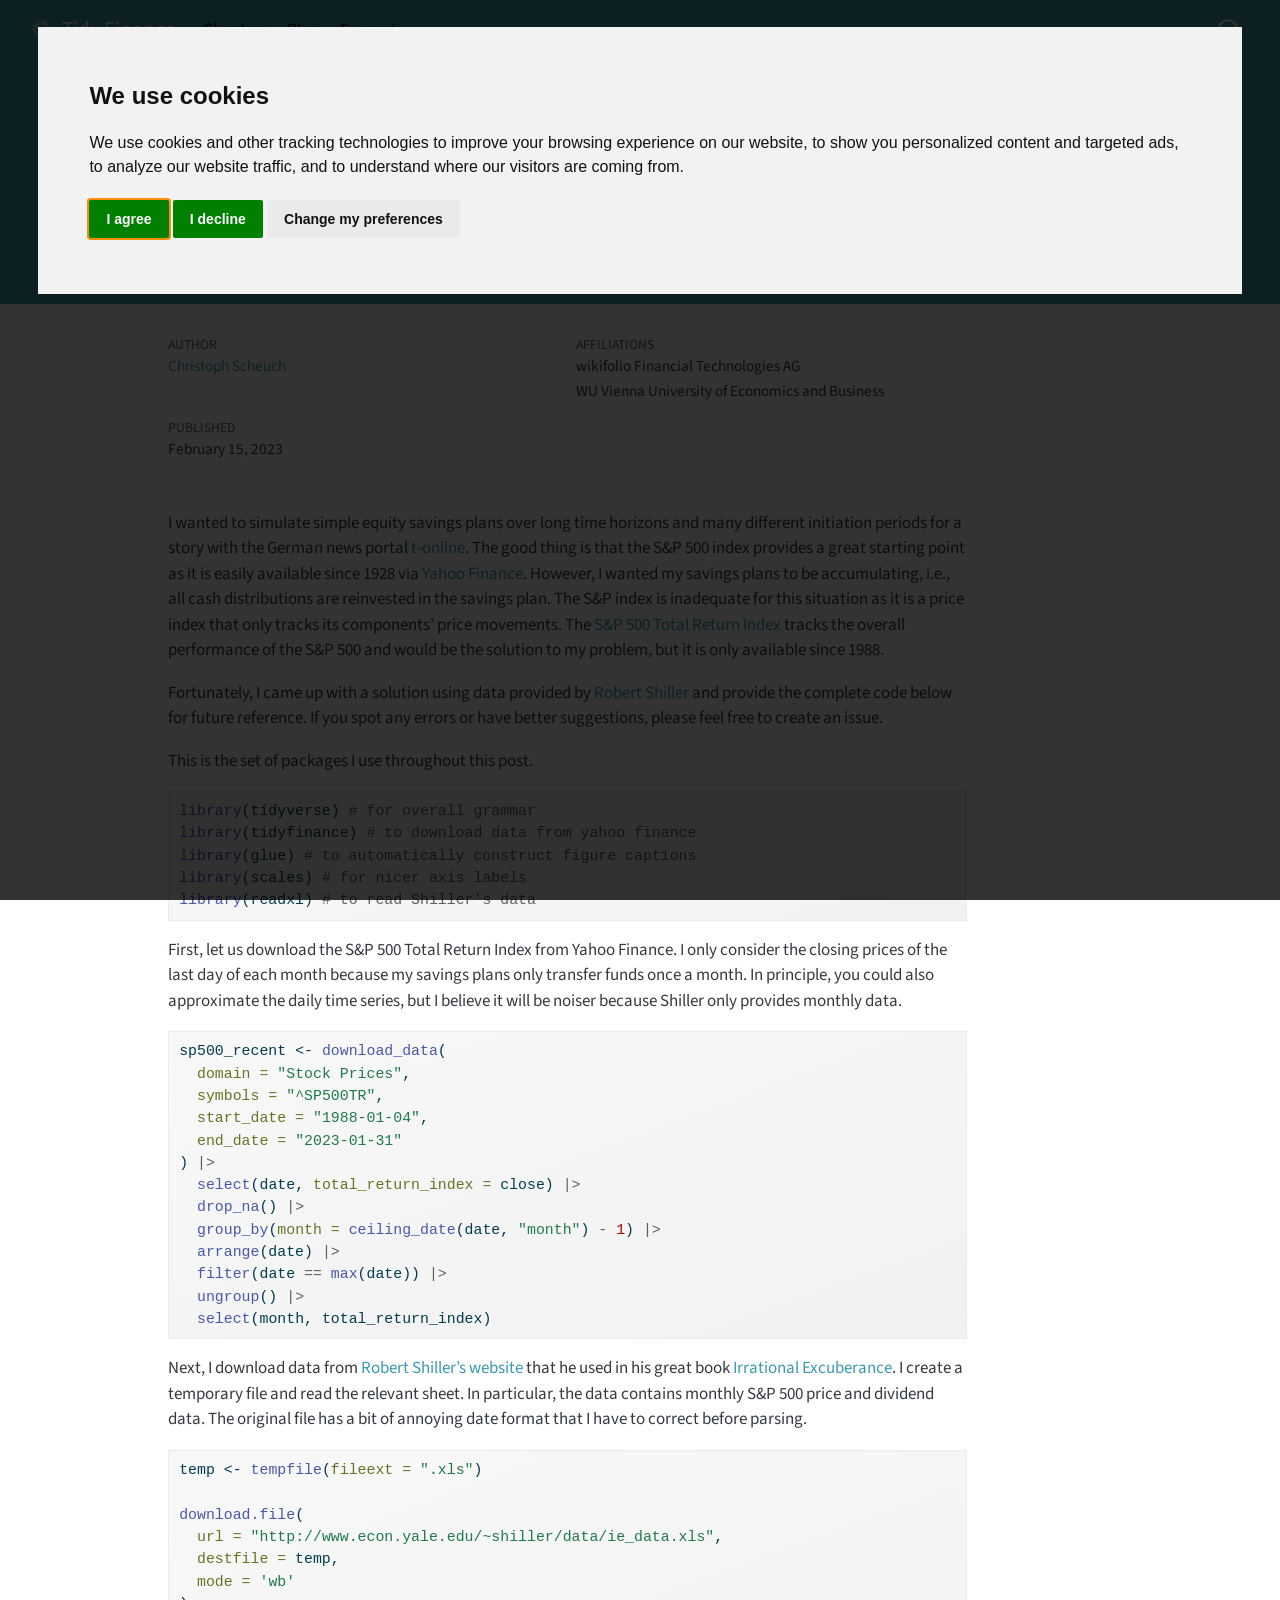
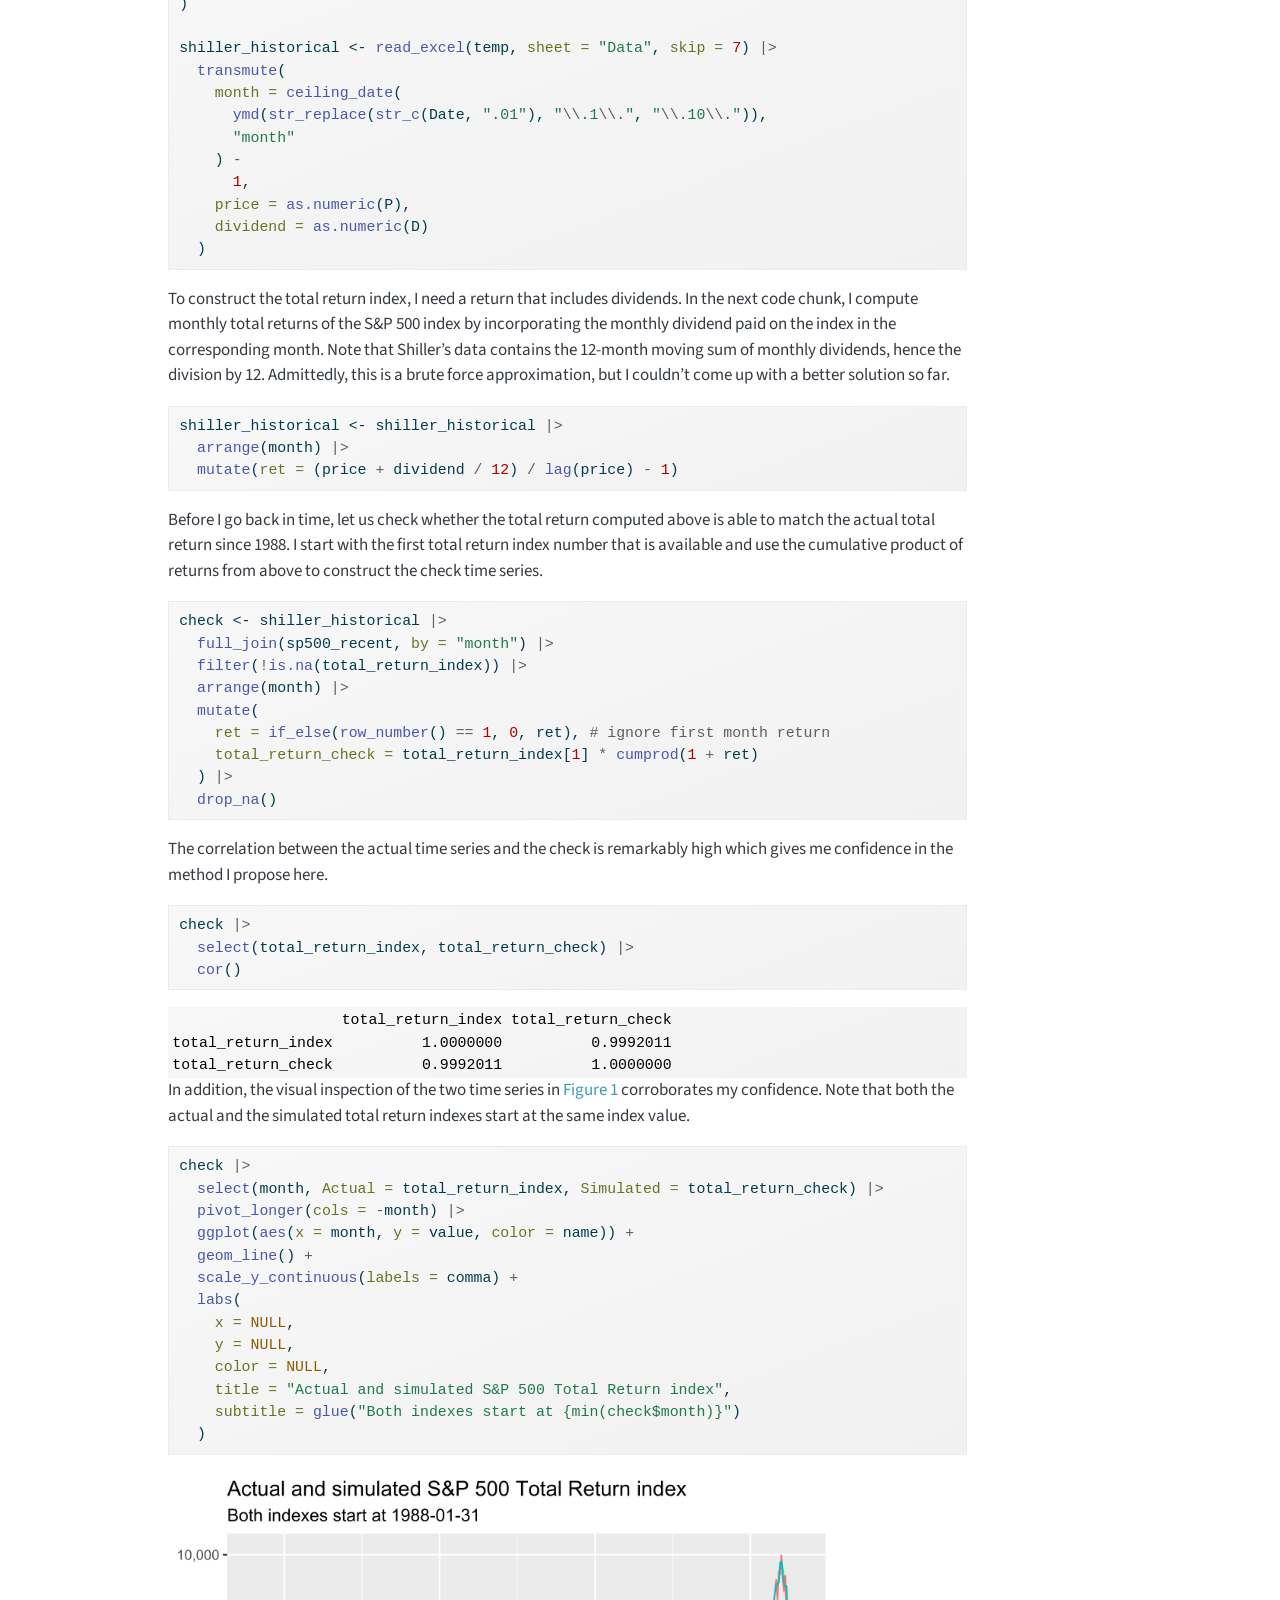
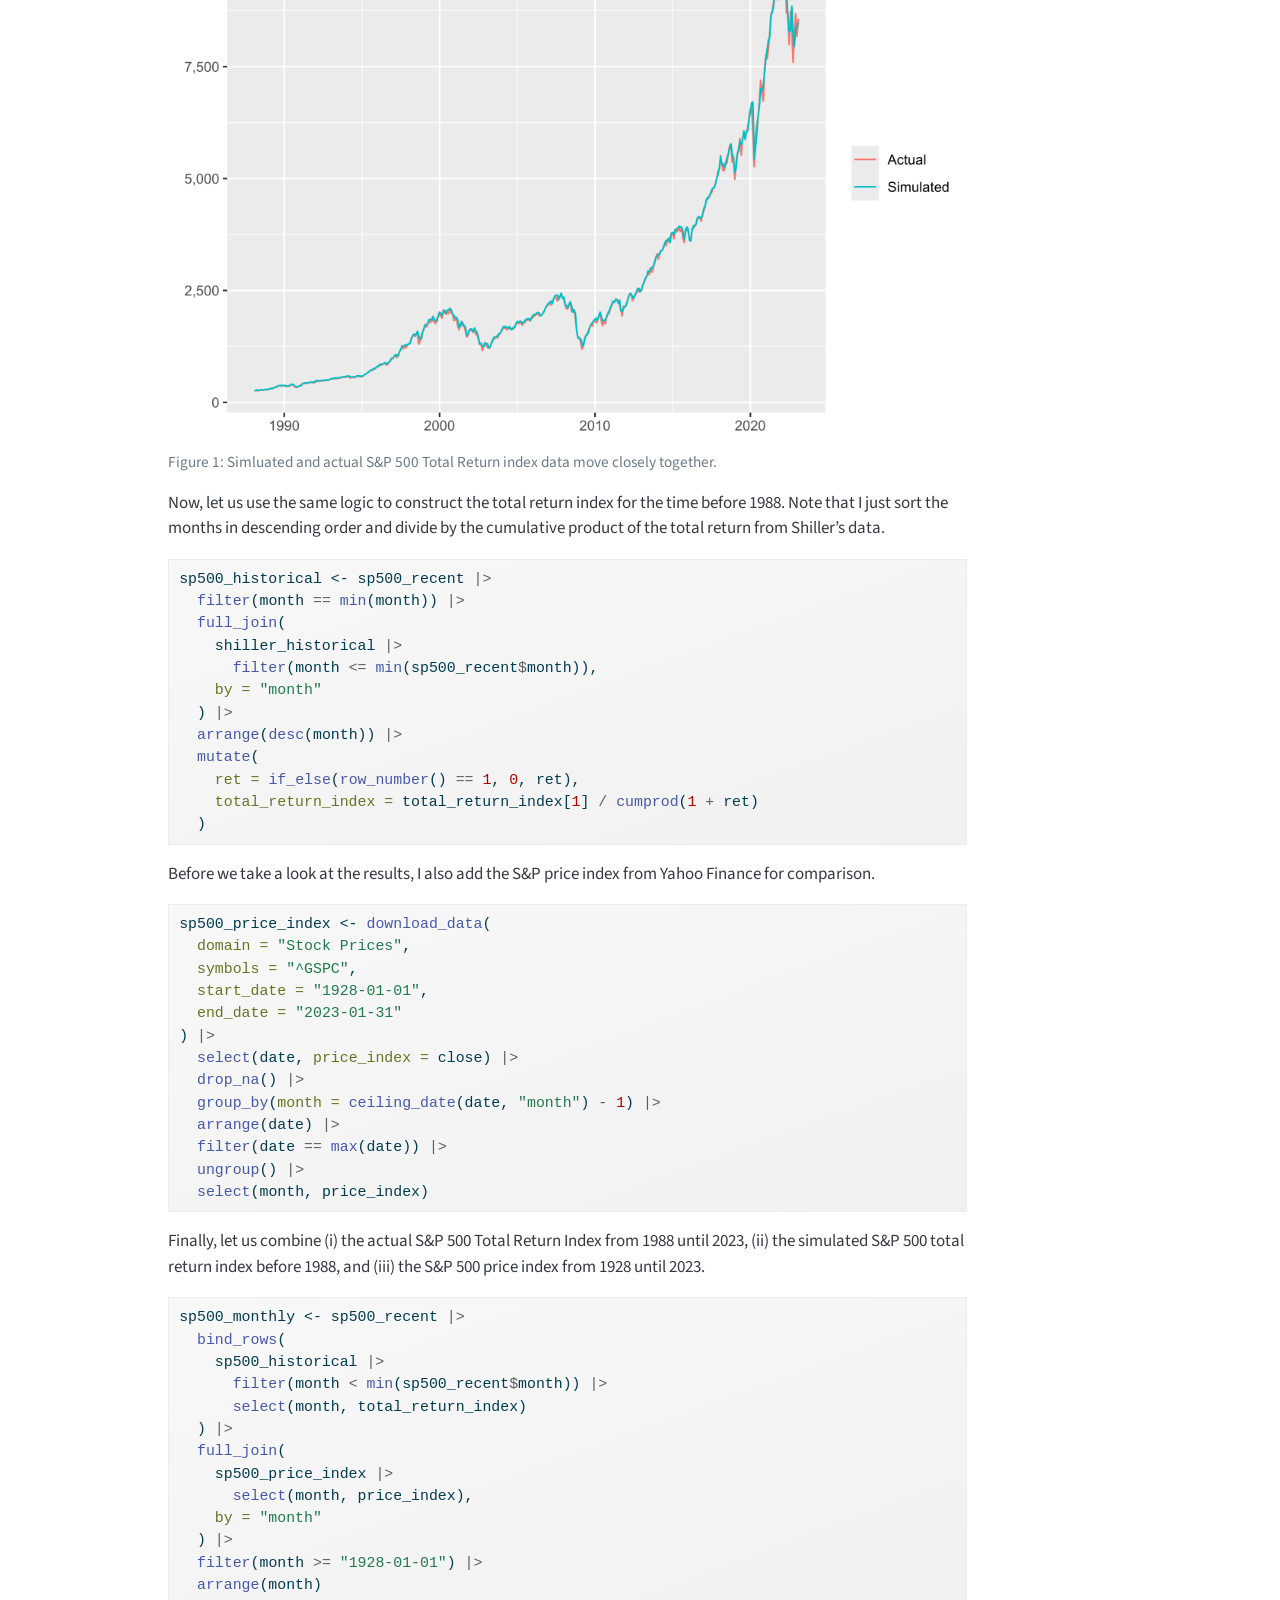
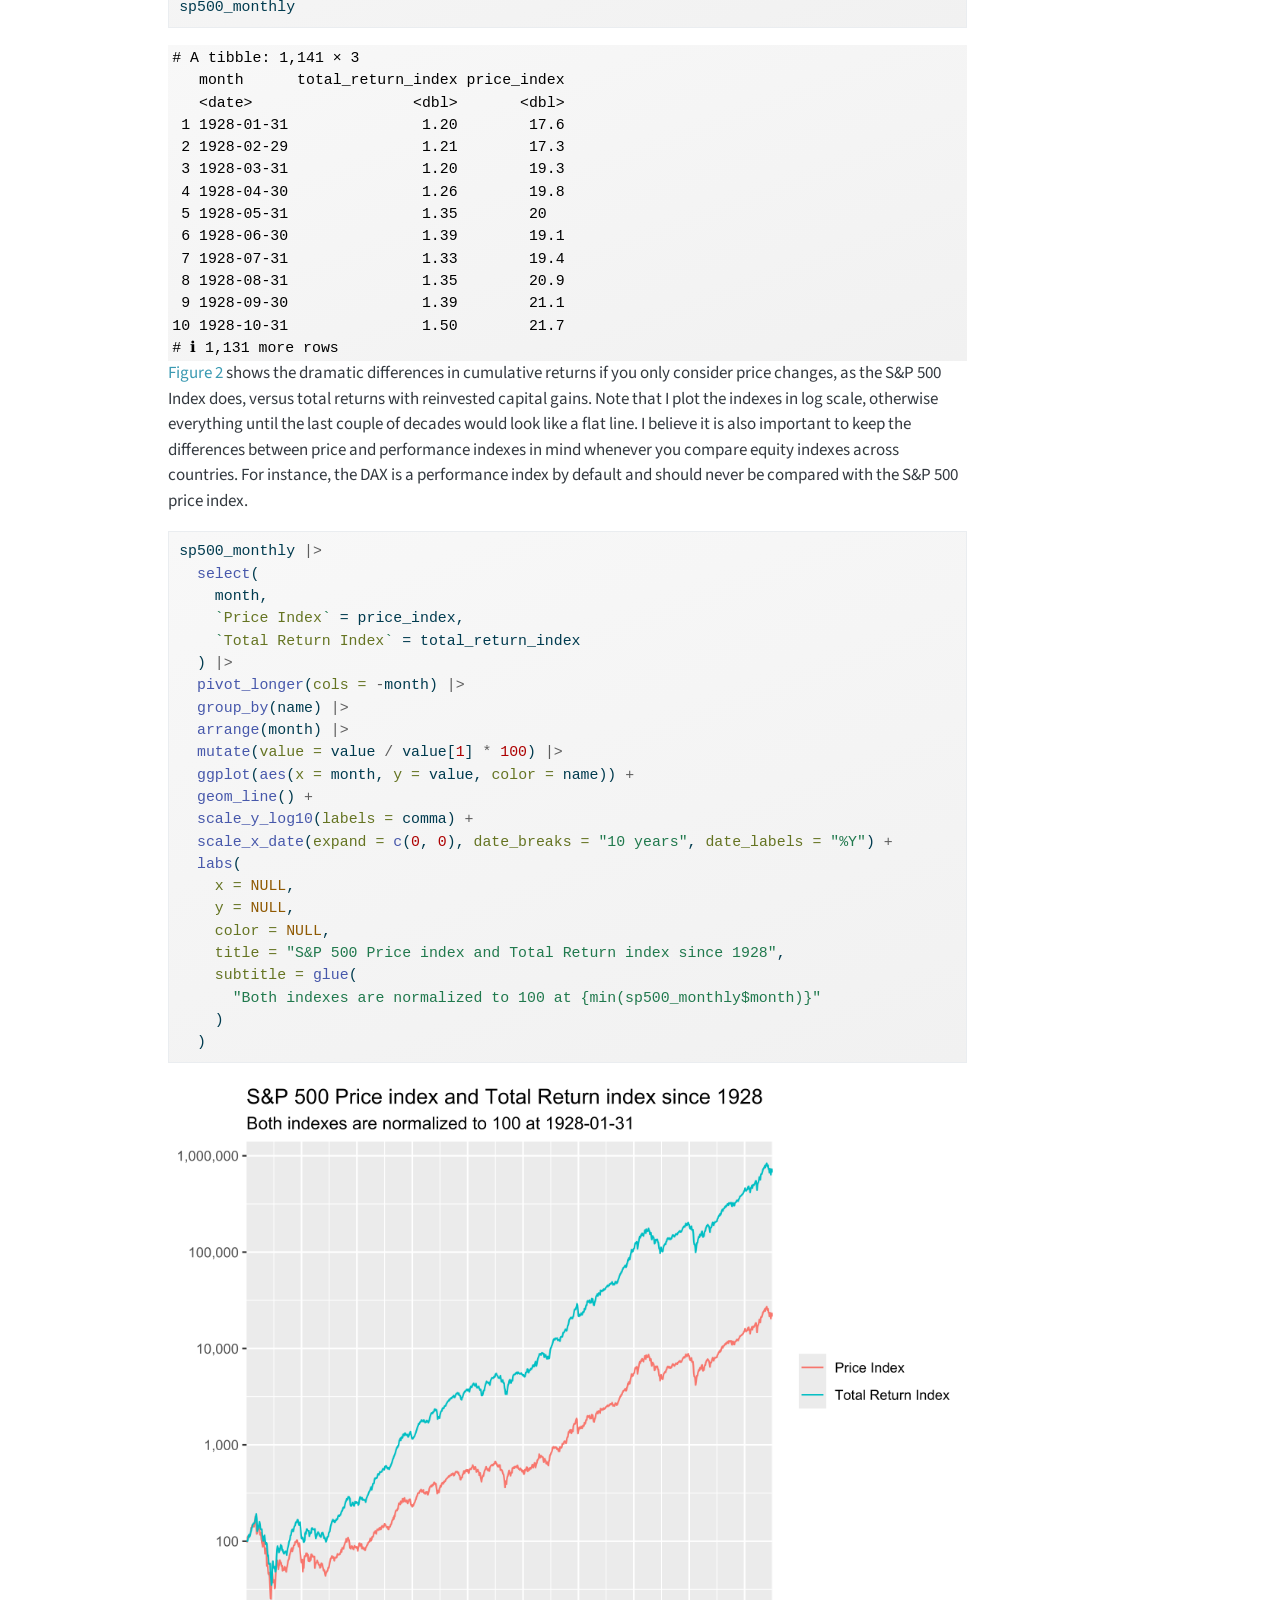
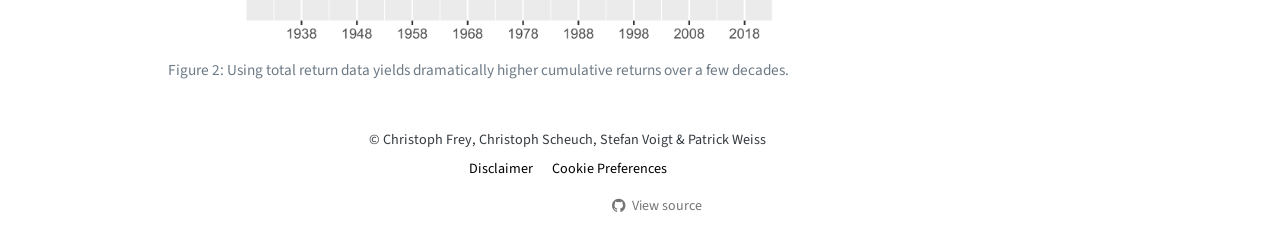
<file: docs/posts/historical-sp-500-total-return/index.html>
<!DOCTYPE html>
<html xmlns="http://www.w3.org/1999/xhtml" lang="en" xml:lang="en"><head>

<meta charset="utf-8">
<meta name="generator" content="quarto-1.9.38">

<meta name="viewport" content="width=device-width, initial-scale=1.0, user-scalable=yes">

<meta name="author" content="Christoph Scheuch">
<meta name="dcterms.date" content="2023-02-15">
<meta name="description" content="An approximation of total returns using Robert Shiller’s stock market data">

<title>Construction of a Historical S&amp;P 500 Total Return Index – Tidy Finance</title>
<style>
/* Default styles provided by pandoc.
** See https://pandoc.org/MANUAL.html#variables-for-html for config info.
*/
code{white-space: pre-wrap;}
span.smallcaps{font-variant: small-caps;}
div.columns{display: flex; gap: min(4vw, 1.5em);}
div.column{flex: auto; overflow-x: auto;}
div.hanging-indent{margin-left: 1.5em; text-indent: -1.5em;}
ul.task-list{list-style: none;}
ul.task-list li input[type="checkbox"] {
  width: 0.8em;
  margin: 0 0.8em 0.2em -1em; /* quarto-specific, see https://github.com/quarto-dev/quarto-cli/issues/4556 */ 
  vertical-align: middle;
}
/* CSS for syntax highlighting */
html { -webkit-text-size-adjust: 100%; }
pre > code.sourceCode { white-space: pre; position: relative; }
pre > code.sourceCode > span { display: inline-block; line-height: 1.25; }
pre > code.sourceCode > span:empty { height: 1.2em; }
.sourceCode { overflow: visible; }
code.sourceCode > span { color: inherit; text-decoration: inherit; }
div.sourceCode { margin: 1em 0; }
pre.sourceCode { margin: 0; }
@media screen {
div.sourceCode { overflow: auto; }
}
@media print {
pre > code.sourceCode { white-space: pre-wrap; }
pre > code.sourceCode > span { text-indent: -5em; padding-left: 5em; }
}
pre.numberSource code
  { counter-reset: source-line 0; }
pre.numberSource code > span
  { position: relative; left: -4em; counter-increment: source-line; }
pre.numberSource code > span > a:first-child::before
  { content: counter(source-line);
    position: relative; left: -1em; text-align: right; vertical-align: baseline;
    border: none; display: inline-block;
    -webkit-touch-callout: none; -webkit-user-select: none;
    -khtml-user-select: none; -moz-user-select: none;
    -ms-user-select: none; user-select: none;
    padding: 0 4px; width: 4em;
  }
pre.numberSource { margin-left: 3em;  padding-left: 4px; }
div.sourceCode
  {   }
@media screen {
pre > code.sourceCode > span > a:first-child::before { text-decoration: underline; }
}
</style>


<script src="../../site_libs/quarto-nav/quarto-nav.js"></script>
<script src="../../site_libs/clipboard/clipboard.min.js"></script>
<script src="../../site_libs/quarto-search/autocomplete.umd.js"></script>
<script src="../../site_libs/quarto-search/fuse.min.js"></script>
<script src="../../site_libs/quarto-search/quarto-search.js"></script>
<meta name="quarto:offset" content="../../">
<link href="../../assets/img/favicon.png" rel="icon" type="image/png">
<script src="../../site_libs/cookie-consent/cookie-consent.js"></script>
<link href="../../site_libs/cookie-consent/cookie-consent.css" rel="stylesheet">
<script src="../../site_libs/quarto-html/quarto.js" type="module"></script>
<script src="../../site_libs/quarto-html/tabsets/tabsets.js" type="module"></script>
<script src="../../site_libs/quarto-html/popper.min.js"></script>
<script src="../../site_libs/quarto-html/tippy.umd.min.js"></script>
<script src="../../site_libs/quarto-html/anchor.min.js"></script>
<link href="../../site_libs/quarto-html/tippy.css" rel="stylesheet">
<link href="../../site_libs/quarto-html/quarto-syntax-highlighting-15634bcf2e68342d4ad2dfa704d543f6.css" rel="stylesheet" id="quarto-text-highlighting-styles">
<script src="../../site_libs/bootstrap/bootstrap.min.js"></script>
<link href="../../site_libs/bootstrap/bootstrap-icons.css" rel="stylesheet">
<link href="../../site_libs/bootstrap/bootstrap-15df67a978eff2724f248dfecb6ea2b0.min.css" rel="stylesheet" append-hash="true" id="quarto-bootstrap" data-mode="light">
<script src="../../site_libs/quarto-contrib/glightbox/glightbox.min.js"></script>
<link href="../../site_libs/quarto-contrib/glightbox/glightbox.min.css" rel="stylesheet">
<link href="../../site_libs/quarto-contrib/glightbox/lightbox.css" rel="stylesheet">
<script id="quarto-search-options" type="application/json">{
  "location": "navbar",
  "copy-button": false,
  "collapse-after": 3,
  "panel-placement": "end",
  "type": "overlay",
  "limit": 50,
  "keyboard-shortcut": [
    "f",
    "/",
    "s"
  ],
  "show-item-context": false,
  "language": {
    "search-no-results-text": "No results",
    "search-matching-documents-text": "matching documents",
    "search-copy-link-title": "Copy link to search",
    "search-hide-matches-text": "Hide additional matches",
    "search-more-match-text": "more match in this document",
    "search-more-matches-text": "more matches in this document",
    "search-clear-button-title": "Clear",
    "search-text-placeholder": "",
    "search-detached-cancel-button-title": "Cancel",
    "search-submit-button-title": "Submit",
    "search-label": "Search"
  }
}</script>
<script async="" src="https://www.googletagmanager.com/gtag/js?id=G-DH3KZSMJ5W"></script>

<script type="text/plain" cookie-consent="tracking">

window.dataLayer = window.dataLayer || [];
function gtag(){dataLayer.push(arguments);}
gtag('js', new Date());
gtag('config', 'G-DH3KZSMJ5W', { 'anonymize_ip': true});
</script>

<script type="text/javascript" charset="UTF-8">
document.addEventListener('DOMContentLoaded', function () {
cookieconsent.run({
  "notice_banner_type":"interstitial",
  "consent_type":"express",
  "palette":"light",
  "language":"en",
  "page_load_consent_levels":["strictly-necessary"],
  "notice_banner_reject_button_hide":false,
  "preferences_center_close_button_hide":false,
  "website_name":""
  ,
"language":"en"
  });
});
</script> 
  
<style>html{ scroll-behavior: smooth; }</style>


<link rel="stylesheet" href="../../assets/css/global.css">
<meta property="og:title" content="Construction of a Historical S&amp;P 500 Total Return Index – Tidy Finance">
<meta property="og:description" content="An approximation of total returns using Robert Shiller’s stock market data">
<meta property="og:image" content="https://blog.tidy-finance.org/assets/img/cover.png">
<meta property="og:site_name" content="Tidy Finance">
<meta property="og:image:height" content="1800">
<meta property="og:image:width" content="3000">
</head>

<body class="nav-fixed quarto-light">

<div id="quarto-search-results"></div>
  <header id="quarto-header" class="headroom fixed-top quarto-banner">
    <nav class="navbar navbar-expand-lg " data-bs-theme="dark">
      <div class="navbar-container container-fluid">
      <div class="navbar-brand-container mx-auto">
    <a href="https://www.tidy-finance.org" class="navbar-brand navbar-brand-logo">
    <img src="../../assets/img/logo-website-white.png" alt="" class="navbar-logo light-content">
    <img src="../../assets/img/logo-website-white.png" alt="" class="navbar-logo dark-content">
    </a>
    <a class="navbar-brand" href="https://www.tidy-finance.org">
    <span class="navbar-title">Tidy Finance</span>
    </a>
  </div>
            <div id="quarto-search" class="" title="Search"></div>
          <button class="navbar-toggler" type="button" data-bs-toggle="collapse" data-bs-target="#navbarCollapse" aria-controls="navbarCollapse" role="menu" aria-expanded="false" aria-label="Toggle navigation" onclick="if (window.quartoToggleHeadroom) { window.quartoToggleHeadroom(); }">
  <span class="navbar-toggler-icon"></span>
</button>
          <div class="collapse navbar-collapse" id="navbarCollapse">
            <ul class="navbar-nav navbar-nav-scroll me-auto">
  <li class="nav-item">
    <a class="nav-link" href="https://www.tidy-finance.org/chapters/index.html"> 
<span class="menu-text">Chapters</span></a>
  </li>  
  <li class="nav-item">
    <a class="nav-link" href="../../index.html"> 
<span class="menu-text">Blog</span></a>
  </li>  
  <li class="nav-item">
    <a class="nav-link" href="https://www.tidy-finance.org/support.html"> 
<span class="menu-text">Support</span></a>
  </li>  
</ul>
          </div> <!-- /navcollapse -->
            <div class="quarto-navbar-tools">
</div>
      </div> <!-- /container-fluid -->
    </nav>
</header>
<!-- content -->
<header id="title-block-header" class="quarto-title-block default page-columns page-full">
  <div class="quarto-title-banner page-columns page-full">
    <div class="quarto-title column-body">
      <h1 class="title">Construction of a Historical S&amp;P 500 Total Return Index</h1>
                  <div>
        <div class="description">
          An approximation of total returns using Robert Shiller’s stock market data
        </div>
      </div>
                          <div class="quarto-categories">
                <div class="quarto-category">Data</div>
                <div class="quarto-category">R</div>
              </div>
                  </div>
  </div>
    
  <div class="quarto-title-meta-author">
    <div class="quarto-title-meta-heading">Author</div>
    <div class="quarto-title-meta-heading">Affiliations</div>
    
      <div class="quarto-title-meta-contents">
      <p class="author"><a href="https://christophscheuch.github.io/">Christoph Scheuch</a> </p>
    </div>
    <div class="quarto-title-meta-contents">
          <p class="affiliation">
              wikifolio Financial Technologies AG
            </p>
          <p class="affiliation">
              WU Vienna University of Economics and Business
            </p>
        </div>
    </div>

  <div class="quarto-title-meta">

        
      <div>
      <div class="quarto-title-meta-heading">Published</div>
      <div class="quarto-title-meta-contents">
        <p class="date">February 15, 2023</p>
      </div>
    </div>
    
      
    </div>
    
  
  </header><div id="quarto-content" class="quarto-container page-columns page-rows-contents page-layout-article page-navbar">
<!-- sidebar -->
<!-- margin-sidebar -->
    <div id="quarto-margin-sidebar" class="sidebar margin-sidebar zindex-bottom">
        
    </div>
<!-- main -->
<main class="content quarto-banner-title-block" id="quarto-document-content">





<p>I wanted to simulate simple equity savings plans over long time horizons and many different initiation periods for a story with the German news portal <a href="https://www.t-online.de/finanzen/geld-vorsorge/geldanlage/id_88931406/exklusive-daten-simulation-so-verlieren-sie-langfristig-kein-geld-an-der-boerse.html">t-online</a>. The good thing is that the S&amp;P 500 index provides a great starting point as it is easily available since 1928 via <a href="https://finance.yahoo.com/quote/%5EGSPC/">Yahoo Finance</a>. However, I wanted my savings plans to be accumulating, i.e., all cash distributions are reinvested in the savings plan. The S&amp;P index is inadequate for this situation as it is a price index that only tracks its components’ price movements. The <a href="https://finance.yahoo.com/quote/%5ESP500TR/">S&amp;P 500 Total Return Index</a> tracks the overall performance of the S&amp;P 500 and would be the solution to my problem, but it is only available since 1988.</p>
<p>Fortunately, I came up with a solution using data provided by <a href="http://www.econ.yale.edu/~shiller/">Robert Shiller</a> and provide the complete code below for future reference. If you spot any errors or have better suggestions, please feel free to create an issue.</p>
<p>This is the set of packages I use throughout this post.</p>
<div class="cell">
<div class="code-copy-outer-scaffold"><div class="sourceCode cell-code" id="cb1"><pre class="sourceCode r code-with-copy"><code class="sourceCode r"><span id="cb1-1"><a href="#cb1-1" aria-hidden="true" tabindex="-1"></a><span class="fu">library</span>(tidyverse) <span class="co"># for overall grammar</span></span>
<span id="cb1-2"><a href="#cb1-2" aria-hidden="true" tabindex="-1"></a><span class="fu">library</span>(tidyfinance) <span class="co"># to download data from yahoo finance</span></span>
<span id="cb1-3"><a href="#cb1-3" aria-hidden="true" tabindex="-1"></a><span class="fu">library</span>(glue) <span class="co"># to automatically construct figure captions</span></span>
<span id="cb1-4"><a href="#cb1-4" aria-hidden="true" tabindex="-1"></a><span class="fu">library</span>(scales) <span class="co"># for nicer axis labels</span></span>
<span id="cb1-5"><a href="#cb1-5" aria-hidden="true" tabindex="-1"></a><span class="fu">library</span>(readxl) <span class="co"># to read Shiller's data</span></span></code></pre></div><button title="Copy to Clipboard" class="code-copy-button"><i class="bi"></i></button></div>
</div>
<p>First, let us download the S&amp;P 500 Total Return Index from Yahoo Finance. I only consider the closing prices of the last day of each month because my savings plans only transfer funds once a month. In principle, you could also approximate the daily time series, but I believe it will be noiser because Shiller only provides monthly data.</p>
<div class="cell">
<div class="code-copy-outer-scaffold"><div class="sourceCode cell-code" id="cb2"><pre class="sourceCode r code-with-copy"><code class="sourceCode r"><span id="cb2-1"><a href="#cb2-1" aria-hidden="true" tabindex="-1"></a>sp500_recent <span class="ot">&lt;-</span> <span class="fu">download_data</span>(</span>
<span id="cb2-2"><a href="#cb2-2" aria-hidden="true" tabindex="-1"></a>  <span class="at">domain =</span> <span class="st">"Stock Prices"</span>,</span>
<span id="cb2-3"><a href="#cb2-3" aria-hidden="true" tabindex="-1"></a>  <span class="at">symbols =</span> <span class="st">"^SP500TR"</span>,</span>
<span id="cb2-4"><a href="#cb2-4" aria-hidden="true" tabindex="-1"></a>  <span class="at">start_date =</span> <span class="st">"1988-01-04"</span>,</span>
<span id="cb2-5"><a href="#cb2-5" aria-hidden="true" tabindex="-1"></a>  <span class="at">end_date =</span> <span class="st">"2023-01-31"</span></span>
<span id="cb2-6"><a href="#cb2-6" aria-hidden="true" tabindex="-1"></a>) <span class="sc">|&gt;</span></span>
<span id="cb2-7"><a href="#cb2-7" aria-hidden="true" tabindex="-1"></a>  <span class="fu">select</span>(date, <span class="at">total_return_index =</span> close) <span class="sc">|&gt;</span></span>
<span id="cb2-8"><a href="#cb2-8" aria-hidden="true" tabindex="-1"></a>  <span class="fu">drop_na</span>() <span class="sc">|&gt;</span></span>
<span id="cb2-9"><a href="#cb2-9" aria-hidden="true" tabindex="-1"></a>  <span class="fu">group_by</span>(<span class="at">month =</span> <span class="fu">ceiling_date</span>(date, <span class="st">"month"</span>) <span class="sc">-</span> <span class="dv">1</span>) <span class="sc">|&gt;</span></span>
<span id="cb2-10"><a href="#cb2-10" aria-hidden="true" tabindex="-1"></a>  <span class="fu">arrange</span>(date) <span class="sc">|&gt;</span></span>
<span id="cb2-11"><a href="#cb2-11" aria-hidden="true" tabindex="-1"></a>  <span class="fu">filter</span>(date <span class="sc">==</span> <span class="fu">max</span>(date)) <span class="sc">|&gt;</span></span>
<span id="cb2-12"><a href="#cb2-12" aria-hidden="true" tabindex="-1"></a>  <span class="fu">ungroup</span>() <span class="sc">|&gt;</span></span>
<span id="cb2-13"><a href="#cb2-13" aria-hidden="true" tabindex="-1"></a>  <span class="fu">select</span>(month, total_return_index)</span></code></pre></div><button title="Copy to Clipboard" class="code-copy-button"><i class="bi"></i></button></div>
</div>
<p>Next, I download data from <a href="http://www.econ.yale.edu/~shiller/data.htm">Robert Shiller’s website</a> that he used in his great book <a href="https://press.princeton.edu/books/paperback/9780691173122/irrational-exuberance">Irrational Excuberance</a>. I create a temporary file and read the relevant sheet. In particular, the data contains monthly S&amp;P 500 price and dividend data. The original file has a bit of annoying date format that I have to correct before parsing.</p>
<div class="cell">
<div class="code-copy-outer-scaffold"><div class="sourceCode cell-code" id="cb3"><pre class="sourceCode r code-with-copy"><code class="sourceCode r"><span id="cb3-1"><a href="#cb3-1" aria-hidden="true" tabindex="-1"></a>temp <span class="ot">&lt;-</span> <span class="fu">tempfile</span>(<span class="at">fileext =</span> <span class="st">".xls"</span>)</span>
<span id="cb3-2"><a href="#cb3-2" aria-hidden="true" tabindex="-1"></a></span>
<span id="cb3-3"><a href="#cb3-3" aria-hidden="true" tabindex="-1"></a><span class="fu">download.file</span>(</span>
<span id="cb3-4"><a href="#cb3-4" aria-hidden="true" tabindex="-1"></a>  <span class="at">url =</span> <span class="st">"http://www.econ.yale.edu/~shiller/data/ie_data.xls"</span>,</span>
<span id="cb3-5"><a href="#cb3-5" aria-hidden="true" tabindex="-1"></a>  <span class="at">destfile =</span> temp,</span>
<span id="cb3-6"><a href="#cb3-6" aria-hidden="true" tabindex="-1"></a>  <span class="at">mode =</span> <span class="st">'wb'</span></span>
<span id="cb3-7"><a href="#cb3-7" aria-hidden="true" tabindex="-1"></a>)</span>
<span id="cb3-8"><a href="#cb3-8" aria-hidden="true" tabindex="-1"></a></span>
<span id="cb3-9"><a href="#cb3-9" aria-hidden="true" tabindex="-1"></a>shiller_historical <span class="ot">&lt;-</span> <span class="fu">read_excel</span>(temp, <span class="at">sheet =</span> <span class="st">"Data"</span>, <span class="at">skip =</span> <span class="dv">7</span>) <span class="sc">|&gt;</span></span>
<span id="cb3-10"><a href="#cb3-10" aria-hidden="true" tabindex="-1"></a>  <span class="fu">transmute</span>(</span>
<span id="cb3-11"><a href="#cb3-11" aria-hidden="true" tabindex="-1"></a>    <span class="at">month =</span> <span class="fu">ceiling_date</span>(</span>
<span id="cb3-12"><a href="#cb3-12" aria-hidden="true" tabindex="-1"></a>      <span class="fu">ymd</span>(<span class="fu">str_replace</span>(<span class="fu">str_c</span>(Date, <span class="st">".01"</span>), <span class="st">"</span><span class="sc">\\</span><span class="st">.1</span><span class="sc">\\</span><span class="st">."</span>, <span class="st">"</span><span class="sc">\\</span><span class="st">.10</span><span class="sc">\\</span><span class="st">."</span>)),</span>
<span id="cb3-13"><a href="#cb3-13" aria-hidden="true" tabindex="-1"></a>      <span class="st">"month"</span></span>
<span id="cb3-14"><a href="#cb3-14" aria-hidden="true" tabindex="-1"></a>    ) <span class="sc">-</span></span>
<span id="cb3-15"><a href="#cb3-15" aria-hidden="true" tabindex="-1"></a>      <span class="dv">1</span>,</span>
<span id="cb3-16"><a href="#cb3-16" aria-hidden="true" tabindex="-1"></a>    <span class="at">price =</span> <span class="fu">as.numeric</span>(P),</span>
<span id="cb3-17"><a href="#cb3-17" aria-hidden="true" tabindex="-1"></a>    <span class="at">dividend =</span> <span class="fu">as.numeric</span>(D)</span>
<span id="cb3-18"><a href="#cb3-18" aria-hidden="true" tabindex="-1"></a>  )</span></code></pre></div><button title="Copy to Clipboard" class="code-copy-button"><i class="bi"></i></button></div>
</div>
<p>To construct the total return index, I need a return that includes dividends. In the next code chunk, I compute monthly total returns of the S&amp;P 500 index by incorporating the monthly dividend paid on the index in the corresponding month. Note that Shiller’s data contains the 12-month moving sum of monthly dividends, hence the division by 12. Admittedly, this is a brute force approximation, but I couldn’t come up with a better solution so far.</p>
<div class="cell">
<div class="code-copy-outer-scaffold"><div class="sourceCode cell-code" id="cb4"><pre class="sourceCode r code-with-copy"><code class="sourceCode r"><span id="cb4-1"><a href="#cb4-1" aria-hidden="true" tabindex="-1"></a>shiller_historical <span class="ot">&lt;-</span> shiller_historical <span class="sc">|&gt;</span></span>
<span id="cb4-2"><a href="#cb4-2" aria-hidden="true" tabindex="-1"></a>  <span class="fu">arrange</span>(month) <span class="sc">|&gt;</span></span>
<span id="cb4-3"><a href="#cb4-3" aria-hidden="true" tabindex="-1"></a>  <span class="fu">mutate</span>(<span class="at">ret =</span> (price <span class="sc">+</span> dividend <span class="sc">/</span> <span class="dv">12</span>) <span class="sc">/</span> <span class="fu">lag</span>(price) <span class="sc">-</span> <span class="dv">1</span>)</span></code></pre></div><button title="Copy to Clipboard" class="code-copy-button"><i class="bi"></i></button></div>
</div>
<p>Before I go back in time, let us check whether the total return computed above is able to match the actual total return since 1988. I start with the first total return index number that is available and use the cumulative product of returns from above to construct the check time series.</p>
<div class="cell">
<div class="code-copy-outer-scaffold"><div class="sourceCode cell-code" id="cb5"><pre class="sourceCode r code-with-copy"><code class="sourceCode r"><span id="cb5-1"><a href="#cb5-1" aria-hidden="true" tabindex="-1"></a>check <span class="ot">&lt;-</span> shiller_historical <span class="sc">|&gt;</span></span>
<span id="cb5-2"><a href="#cb5-2" aria-hidden="true" tabindex="-1"></a>  <span class="fu">full_join</span>(sp500_recent, <span class="at">by =</span> <span class="st">"month"</span>) <span class="sc">|&gt;</span></span>
<span id="cb5-3"><a href="#cb5-3" aria-hidden="true" tabindex="-1"></a>  <span class="fu">filter</span>(<span class="sc">!</span><span class="fu">is.na</span>(total_return_index)) <span class="sc">|&gt;</span></span>
<span id="cb5-4"><a href="#cb5-4" aria-hidden="true" tabindex="-1"></a>  <span class="fu">arrange</span>(month) <span class="sc">|&gt;</span></span>
<span id="cb5-5"><a href="#cb5-5" aria-hidden="true" tabindex="-1"></a>  <span class="fu">mutate</span>(</span>
<span id="cb5-6"><a href="#cb5-6" aria-hidden="true" tabindex="-1"></a>    <span class="at">ret =</span> <span class="fu">if_else</span>(<span class="fu">row_number</span>() <span class="sc">==</span> <span class="dv">1</span>, <span class="dv">0</span>, ret), <span class="co"># ignore first month return</span></span>
<span id="cb5-7"><a href="#cb5-7" aria-hidden="true" tabindex="-1"></a>    <span class="at">total_return_check =</span> total_return_index[<span class="dv">1</span>] <span class="sc">*</span> <span class="fu">cumprod</span>(<span class="dv">1</span> <span class="sc">+</span> ret)</span>
<span id="cb5-8"><a href="#cb5-8" aria-hidden="true" tabindex="-1"></a>  ) <span class="sc">|&gt;</span></span>
<span id="cb5-9"><a href="#cb5-9" aria-hidden="true" tabindex="-1"></a>  <span class="fu">drop_na</span>()</span></code></pre></div><button title="Copy to Clipboard" class="code-copy-button"><i class="bi"></i></button></div>
</div>
<p>The correlation between the actual time series and the check is remarkably high which gives me confidence in the method I propose here.</p>
<div class="cell">
<div class="code-copy-outer-scaffold"><div class="sourceCode cell-code" id="cb6"><pre class="sourceCode r code-with-copy"><code class="sourceCode r"><span id="cb6-1"><a href="#cb6-1" aria-hidden="true" tabindex="-1"></a>check <span class="sc">|&gt;</span></span>
<span id="cb6-2"><a href="#cb6-2" aria-hidden="true" tabindex="-1"></a>  <span class="fu">select</span>(total_return_index, total_return_check) <span class="sc">|&gt;</span></span>
<span id="cb6-3"><a href="#cb6-3" aria-hidden="true" tabindex="-1"></a>  <span class="fu">cor</span>()</span></code></pre></div><button title="Copy to Clipboard" class="code-copy-button"><i class="bi"></i></button></div>
<div class="cell-output cell-output-stdout">
<pre><code>                   total_return_index total_return_check
total_return_index          1.0000000          0.9992011
total_return_check          0.9992011          1.0000000</code></pre>
</div>
</div>
<p>In addition, the visual inspection of the two time series in <a href="#fig-sp500-1" class="quarto-xref">Figure&nbsp;1</a> corroborates my confidence. Note that both the actual and the simulated total return indexes start at the same index value.</p>
<div class="cell">
<div class="code-copy-outer-scaffold"><div class="sourceCode cell-code" id="cb8"><pre class="sourceCode r code-with-copy"><code class="sourceCode r"><span id="cb8-1"><a href="#cb8-1" aria-hidden="true" tabindex="-1"></a>check <span class="sc">|&gt;</span></span>
<span id="cb8-2"><a href="#cb8-2" aria-hidden="true" tabindex="-1"></a>  <span class="fu">select</span>(month, <span class="at">Actual =</span> total_return_index, <span class="at">Simulated =</span> total_return_check) <span class="sc">|&gt;</span></span>
<span id="cb8-3"><a href="#cb8-3" aria-hidden="true" tabindex="-1"></a>  <span class="fu">pivot_longer</span>(<span class="at">cols =</span> <span class="sc">-</span>month) <span class="sc">|&gt;</span></span>
<span id="cb8-4"><a href="#cb8-4" aria-hidden="true" tabindex="-1"></a>  <span class="fu">ggplot</span>(<span class="fu">aes</span>(<span class="at">x =</span> month, <span class="at">y =</span> value, <span class="at">color =</span> name)) <span class="sc">+</span></span>
<span id="cb8-5"><a href="#cb8-5" aria-hidden="true" tabindex="-1"></a>  <span class="fu">geom_line</span>() <span class="sc">+</span></span>
<span id="cb8-6"><a href="#cb8-6" aria-hidden="true" tabindex="-1"></a>  <span class="fu">scale_y_continuous</span>(<span class="at">labels =</span> comma) <span class="sc">+</span></span>
<span id="cb8-7"><a href="#cb8-7" aria-hidden="true" tabindex="-1"></a>  <span class="fu">labs</span>(</span>
<span id="cb8-8"><a href="#cb8-8" aria-hidden="true" tabindex="-1"></a>    <span class="at">x =</span> <span class="cn">NULL</span>,</span>
<span id="cb8-9"><a href="#cb8-9" aria-hidden="true" tabindex="-1"></a>    <span class="at">y =</span> <span class="cn">NULL</span>,</span>
<span id="cb8-10"><a href="#cb8-10" aria-hidden="true" tabindex="-1"></a>    <span class="at">color =</span> <span class="cn">NULL</span>,</span>
<span id="cb8-11"><a href="#cb8-11" aria-hidden="true" tabindex="-1"></a>    <span class="at">title =</span> <span class="st">"Actual and simulated S&amp;P 500 Total Return index"</span>,</span>
<span id="cb8-12"><a href="#cb8-12" aria-hidden="true" tabindex="-1"></a>    <span class="at">subtitle =</span> <span class="fu">glue</span>(<span class="st">"Both indexes start at {min(check$month)}"</span>)</span>
<span id="cb8-13"><a href="#cb8-13" aria-hidden="true" tabindex="-1"></a>  )</span></code></pre></div><button title="Copy to Clipboard" class="code-copy-button"><i class="bi"></i></button></div>
<div class="cell-output-display">
<div id="fig-sp500-1" class="quarto-float quarto-figure quarto-figure-center anchored" alt="Title: Actual and simulated S&amp;P 500 Total Return index. The figure shows that actual and simulated S&amp;P 500 total return index data move very closely together.">
<figure class="quarto-float quarto-float-fig figure">
<div aria-describedby="fig-sp500-1-caption-0ceaefa1-69ba-4598-a22c-09a6ac19f8ca">
<a href="index_files/figure-html/fig-sp500-1-1.png" class="lightbox" data-gallery="quarto-lightbox-gallery-1" title="Figure&nbsp;1: Simluated and actual S&amp;P 500 Total Return index data move closely together."><img src="index_files/figure-html/fig-sp500-1-1.png" class="img-fluid figure-img" alt="Title: Actual and simulated S&amp;P 500 Total Return index. The figure shows that actual and simulated S&amp;P 500 total return index data move very closely together." width="2100"></a>
</div>
<figcaption class="quarto-float-caption-bottom quarto-float-caption quarto-float-fig" id="fig-sp500-1-caption-0ceaefa1-69ba-4598-a22c-09a6ac19f8ca">
Figure&nbsp;1: Simluated and actual S&amp;P 500 Total Return index data move closely together.
</figcaption>
</figure>
</div>
</div>
</div>
<p>Now, let us use the same logic to construct the total return index for the time before 1988. Note that I just sort the months in descending order and divide by the cumulative product of the total return from Shiller’s data.</p>
<div class="cell">
<div class="code-copy-outer-scaffold"><div class="sourceCode cell-code" id="cb9"><pre class="sourceCode r code-with-copy"><code class="sourceCode r"><span id="cb9-1"><a href="#cb9-1" aria-hidden="true" tabindex="-1"></a>sp500_historical <span class="ot">&lt;-</span> sp500_recent <span class="sc">|&gt;</span></span>
<span id="cb9-2"><a href="#cb9-2" aria-hidden="true" tabindex="-1"></a>  <span class="fu">filter</span>(month <span class="sc">==</span> <span class="fu">min</span>(month)) <span class="sc">|&gt;</span></span>
<span id="cb9-3"><a href="#cb9-3" aria-hidden="true" tabindex="-1"></a>  <span class="fu">full_join</span>(</span>
<span id="cb9-4"><a href="#cb9-4" aria-hidden="true" tabindex="-1"></a>    shiller_historical <span class="sc">|&gt;</span></span>
<span id="cb9-5"><a href="#cb9-5" aria-hidden="true" tabindex="-1"></a>      <span class="fu">filter</span>(month <span class="sc">&lt;=</span> <span class="fu">min</span>(sp500_recent<span class="sc">$</span>month)),</span>
<span id="cb9-6"><a href="#cb9-6" aria-hidden="true" tabindex="-1"></a>    <span class="at">by =</span> <span class="st">"month"</span></span>
<span id="cb9-7"><a href="#cb9-7" aria-hidden="true" tabindex="-1"></a>  ) <span class="sc">|&gt;</span></span>
<span id="cb9-8"><a href="#cb9-8" aria-hidden="true" tabindex="-1"></a>  <span class="fu">arrange</span>(<span class="fu">desc</span>(month)) <span class="sc">|&gt;</span></span>
<span id="cb9-9"><a href="#cb9-9" aria-hidden="true" tabindex="-1"></a>  <span class="fu">mutate</span>(</span>
<span id="cb9-10"><a href="#cb9-10" aria-hidden="true" tabindex="-1"></a>    <span class="at">ret =</span> <span class="fu">if_else</span>(<span class="fu">row_number</span>() <span class="sc">==</span> <span class="dv">1</span>, <span class="dv">0</span>, ret),</span>
<span id="cb9-11"><a href="#cb9-11" aria-hidden="true" tabindex="-1"></a>    <span class="at">total_return_index =</span> total_return_index[<span class="dv">1</span>] <span class="sc">/</span> <span class="fu">cumprod</span>(<span class="dv">1</span> <span class="sc">+</span> ret)</span>
<span id="cb9-12"><a href="#cb9-12" aria-hidden="true" tabindex="-1"></a>  )</span></code></pre></div><button title="Copy to Clipboard" class="code-copy-button"><i class="bi"></i></button></div>
</div>
<p>Before we take a look at the results, I also add the S&amp;P price index from Yahoo Finance for comparison.</p>
<div class="cell">
<div class="code-copy-outer-scaffold"><div class="sourceCode cell-code" id="cb10"><pre class="sourceCode r code-with-copy"><code class="sourceCode r"><span id="cb10-1"><a href="#cb10-1" aria-hidden="true" tabindex="-1"></a>sp500_price_index <span class="ot">&lt;-</span> <span class="fu">download_data</span>(</span>
<span id="cb10-2"><a href="#cb10-2" aria-hidden="true" tabindex="-1"></a>  <span class="at">domain =</span> <span class="st">"Stock Prices"</span>,</span>
<span id="cb10-3"><a href="#cb10-3" aria-hidden="true" tabindex="-1"></a>  <span class="at">symbols =</span> <span class="st">"^GSPC"</span>,</span>
<span id="cb10-4"><a href="#cb10-4" aria-hidden="true" tabindex="-1"></a>  <span class="at">start_date =</span> <span class="st">"1928-01-01"</span>,</span>
<span id="cb10-5"><a href="#cb10-5" aria-hidden="true" tabindex="-1"></a>  <span class="at">end_date =</span> <span class="st">"2023-01-31"</span></span>
<span id="cb10-6"><a href="#cb10-6" aria-hidden="true" tabindex="-1"></a>) <span class="sc">|&gt;</span></span>
<span id="cb10-7"><a href="#cb10-7" aria-hidden="true" tabindex="-1"></a>  <span class="fu">select</span>(date, <span class="at">price_index =</span> close) <span class="sc">|&gt;</span></span>
<span id="cb10-8"><a href="#cb10-8" aria-hidden="true" tabindex="-1"></a>  <span class="fu">drop_na</span>() <span class="sc">|&gt;</span></span>
<span id="cb10-9"><a href="#cb10-9" aria-hidden="true" tabindex="-1"></a>  <span class="fu">group_by</span>(<span class="at">month =</span> <span class="fu">ceiling_date</span>(date, <span class="st">"month"</span>) <span class="sc">-</span> <span class="dv">1</span>) <span class="sc">|&gt;</span></span>
<span id="cb10-10"><a href="#cb10-10" aria-hidden="true" tabindex="-1"></a>  <span class="fu">arrange</span>(date) <span class="sc">|&gt;</span></span>
<span id="cb10-11"><a href="#cb10-11" aria-hidden="true" tabindex="-1"></a>  <span class="fu">filter</span>(date <span class="sc">==</span> <span class="fu">max</span>(date)) <span class="sc">|&gt;</span></span>
<span id="cb10-12"><a href="#cb10-12" aria-hidden="true" tabindex="-1"></a>  <span class="fu">ungroup</span>() <span class="sc">|&gt;</span></span>
<span id="cb10-13"><a href="#cb10-13" aria-hidden="true" tabindex="-1"></a>  <span class="fu">select</span>(month, price_index)</span></code></pre></div><button title="Copy to Clipboard" class="code-copy-button"><i class="bi"></i></button></div>
</div>
<p>Finally, let us combine (i) the actual S&amp;P 500 Total Return Index from 1988 until 2023, (ii) the simulated S&amp;P 500 total return index before 1988, and (iii) the S&amp;P 500 price index from 1928 until 2023.</p>
<div class="cell">
<div class="code-copy-outer-scaffold"><div class="sourceCode cell-code" id="cb11"><pre class="sourceCode r code-with-copy"><code class="sourceCode r"><span id="cb11-1"><a href="#cb11-1" aria-hidden="true" tabindex="-1"></a>sp500_monthly <span class="ot">&lt;-</span> sp500_recent <span class="sc">|&gt;</span></span>
<span id="cb11-2"><a href="#cb11-2" aria-hidden="true" tabindex="-1"></a>  <span class="fu">bind_rows</span>(</span>
<span id="cb11-3"><a href="#cb11-3" aria-hidden="true" tabindex="-1"></a>    sp500_historical <span class="sc">|&gt;</span></span>
<span id="cb11-4"><a href="#cb11-4" aria-hidden="true" tabindex="-1"></a>      <span class="fu">filter</span>(month <span class="sc">&lt;</span> <span class="fu">min</span>(sp500_recent<span class="sc">$</span>month)) <span class="sc">|&gt;</span></span>
<span id="cb11-5"><a href="#cb11-5" aria-hidden="true" tabindex="-1"></a>      <span class="fu">select</span>(month, total_return_index)</span>
<span id="cb11-6"><a href="#cb11-6" aria-hidden="true" tabindex="-1"></a>  ) <span class="sc">|&gt;</span></span>
<span id="cb11-7"><a href="#cb11-7" aria-hidden="true" tabindex="-1"></a>  <span class="fu">full_join</span>(</span>
<span id="cb11-8"><a href="#cb11-8" aria-hidden="true" tabindex="-1"></a>    sp500_price_index <span class="sc">|&gt;</span></span>
<span id="cb11-9"><a href="#cb11-9" aria-hidden="true" tabindex="-1"></a>      <span class="fu">select</span>(month, price_index),</span>
<span id="cb11-10"><a href="#cb11-10" aria-hidden="true" tabindex="-1"></a>    <span class="at">by =</span> <span class="st">"month"</span></span>
<span id="cb11-11"><a href="#cb11-11" aria-hidden="true" tabindex="-1"></a>  ) <span class="sc">|&gt;</span></span>
<span id="cb11-12"><a href="#cb11-12" aria-hidden="true" tabindex="-1"></a>  <span class="fu">filter</span>(month <span class="sc">&gt;=</span> <span class="st">"1928-01-01"</span>) <span class="sc">|&gt;</span></span>
<span id="cb11-13"><a href="#cb11-13" aria-hidden="true" tabindex="-1"></a>  <span class="fu">arrange</span>(month)</span>
<span id="cb11-14"><a href="#cb11-14" aria-hidden="true" tabindex="-1"></a>sp500_monthly</span></code></pre></div><button title="Copy to Clipboard" class="code-copy-button"><i class="bi"></i></button></div>
<div class="cell-output cell-output-stdout">
<pre><code># A tibble: 1,141 × 3
   month      total_return_index price_index
   &lt;date&gt;                  &lt;dbl&gt;       &lt;dbl&gt;
 1 1928-01-31               1.20        17.6
 2 1928-02-29               1.21        17.3
 3 1928-03-31               1.20        19.3
 4 1928-04-30               1.26        19.8
 5 1928-05-31               1.35        20  
 6 1928-06-30               1.39        19.1
 7 1928-07-31               1.33        19.4
 8 1928-08-31               1.35        20.9
 9 1928-09-30               1.39        21.1
10 1928-10-31               1.50        21.7
# ℹ 1,131 more rows</code></pre>
</div>
</div>
<p><a href="#fig-sp500-2" class="quarto-xref">Figure&nbsp;2</a> shows the dramatic differences in cumulative returns if you only consider price changes, as the S&amp;P 500 Index does, versus total returns with reinvested capital gains. Note that I plot the indexes in log scale, otherwise everything until the last couple of decades would look like a flat line. I believe it is also important to keep the differences between price and performance indexes in mind whenever you compare equity indexes across countries. For instance, the DAX is a performance index by default and should never be compared with the S&amp;P 500 price index.</p>
<div class="cell">
<div class="code-copy-outer-scaffold"><div class="sourceCode cell-code" id="cb13"><pre class="sourceCode r code-with-copy"><code class="sourceCode r"><span id="cb13-1"><a href="#cb13-1" aria-hidden="true" tabindex="-1"></a>sp500_monthly <span class="sc">|&gt;</span></span>
<span id="cb13-2"><a href="#cb13-2" aria-hidden="true" tabindex="-1"></a>  <span class="fu">select</span>(</span>
<span id="cb13-3"><a href="#cb13-3" aria-hidden="true" tabindex="-1"></a>    month,</span>
<span id="cb13-4"><a href="#cb13-4" aria-hidden="true" tabindex="-1"></a>    <span class="st">`</span><span class="at">Price Index</span><span class="st">`</span> <span class="ot">=</span> price_index,</span>
<span id="cb13-5"><a href="#cb13-5" aria-hidden="true" tabindex="-1"></a>    <span class="st">`</span><span class="at">Total Return Index</span><span class="st">`</span> <span class="ot">=</span> total_return_index</span>
<span id="cb13-6"><a href="#cb13-6" aria-hidden="true" tabindex="-1"></a>  ) <span class="sc">|&gt;</span></span>
<span id="cb13-7"><a href="#cb13-7" aria-hidden="true" tabindex="-1"></a>  <span class="fu">pivot_longer</span>(<span class="at">cols =</span> <span class="sc">-</span>month) <span class="sc">|&gt;</span></span>
<span id="cb13-8"><a href="#cb13-8" aria-hidden="true" tabindex="-1"></a>  <span class="fu">group_by</span>(name) <span class="sc">|&gt;</span></span>
<span id="cb13-9"><a href="#cb13-9" aria-hidden="true" tabindex="-1"></a>  <span class="fu">arrange</span>(month) <span class="sc">|&gt;</span></span>
<span id="cb13-10"><a href="#cb13-10" aria-hidden="true" tabindex="-1"></a>  <span class="fu">mutate</span>(<span class="at">value =</span> value <span class="sc">/</span> value[<span class="dv">1</span>] <span class="sc">*</span> <span class="dv">100</span>) <span class="sc">|&gt;</span></span>
<span id="cb13-11"><a href="#cb13-11" aria-hidden="true" tabindex="-1"></a>  <span class="fu">ggplot</span>(<span class="fu">aes</span>(<span class="at">x =</span> month, <span class="at">y =</span> value, <span class="at">color =</span> name)) <span class="sc">+</span></span>
<span id="cb13-12"><a href="#cb13-12" aria-hidden="true" tabindex="-1"></a>  <span class="fu">geom_line</span>() <span class="sc">+</span></span>
<span id="cb13-13"><a href="#cb13-13" aria-hidden="true" tabindex="-1"></a>  <span class="fu">scale_y_log10</span>(<span class="at">labels =</span> comma) <span class="sc">+</span></span>
<span id="cb13-14"><a href="#cb13-14" aria-hidden="true" tabindex="-1"></a>  <span class="fu">scale_x_date</span>(<span class="at">expand =</span> <span class="fu">c</span>(<span class="dv">0</span>, <span class="dv">0</span>), <span class="at">date_breaks =</span> <span class="st">"10 years"</span>, <span class="at">date_labels =</span> <span class="st">"%Y"</span>) <span class="sc">+</span></span>
<span id="cb13-15"><a href="#cb13-15" aria-hidden="true" tabindex="-1"></a>  <span class="fu">labs</span>(</span>
<span id="cb13-16"><a href="#cb13-16" aria-hidden="true" tabindex="-1"></a>    <span class="at">x =</span> <span class="cn">NULL</span>,</span>
<span id="cb13-17"><a href="#cb13-17" aria-hidden="true" tabindex="-1"></a>    <span class="at">y =</span> <span class="cn">NULL</span>,</span>
<span id="cb13-18"><a href="#cb13-18" aria-hidden="true" tabindex="-1"></a>    <span class="at">color =</span> <span class="cn">NULL</span>,</span>
<span id="cb13-19"><a href="#cb13-19" aria-hidden="true" tabindex="-1"></a>    <span class="at">title =</span> <span class="st">"S&amp;P 500 Price index and Total Return index since 1928"</span>,</span>
<span id="cb13-20"><a href="#cb13-20" aria-hidden="true" tabindex="-1"></a>    <span class="at">subtitle =</span> <span class="fu">glue</span>(</span>
<span id="cb13-21"><a href="#cb13-21" aria-hidden="true" tabindex="-1"></a>      <span class="st">"Both indexes are normalized to 100 at {min(sp500_monthly$month)}"</span></span>
<span id="cb13-22"><a href="#cb13-22" aria-hidden="true" tabindex="-1"></a>    )</span>
<span id="cb13-23"><a href="#cb13-23" aria-hidden="true" tabindex="-1"></a>  )</span></code></pre></div><button title="Copy to Clipboard" class="code-copy-button"><i class="bi"></i></button></div>
<div class="cell-output-display">
<div id="fig-sp500-2" class="quarto-float quarto-figure quarto-figure-center anchored" alt="Title: S&amp;P 500 index and Total Return index since 1928. The figure shows dramatic differences in cumulative returns over a few of decades. The figure emphasizes the importance of using total returns indexes to simulate long-term investment decisions.">
<figure class="quarto-float quarto-float-fig figure">
<div aria-describedby="fig-sp500-2-caption-0ceaefa1-69ba-4598-a22c-09a6ac19f8ca">
<a href="index_files/figure-html/fig-sp500-2-1.png" class="lightbox" data-gallery="quarto-lightbox-gallery-2" title="Figure&nbsp;2: Using total return data yields dramatically higher cumulative returns over a few decades."><img src="index_files/figure-html/fig-sp500-2-1.png" class="img-fluid figure-img" alt="Title: S&amp;P 500 index and Total Return index since 1928. The figure shows dramatic differences in cumulative returns over a few of decades. The figure emphasizes the importance of using total returns indexes to simulate long-term investment decisions." width="2100"></a>
</div>
<figcaption class="quarto-float-caption-bottom quarto-float-caption quarto-float-fig" id="fig-sp500-2-caption-0ceaefa1-69ba-4598-a22c-09a6ac19f8ca">
Figure&nbsp;2: Using total return data yields dramatically higher cumulative returns over a few decades.
</figcaption>
</figure>
</div>
</div>
</div>



</main> <!-- /main -->
<div class="custom-footer">

  <div class="copyright">© Christoph Frey, Christoph Scheuch, Stefan Voigt &amp; Patrick Weiss</div>

  <a href="disclaimer.html">Disclaimer</a>

  <a href="#" id="open_preferences_center">Cookie Preferences</a>

</div>

<script id="quarto-html-after-body" type="application/javascript">
  window.document.addEventListener("DOMContentLoaded", function (event) {
    const icon = "";
    const anchorJS = new window.AnchorJS();
    anchorJS.options = {
      placement: 'right',
      icon: icon
    };
    anchorJS.add('.anchored');
    const isCodeAnnotation = (el) => {
      for (const clz of el.classList) {
        if (clz.startsWith('code-annotation-')) {                     
          return true;
        }
      }
      return false;
    }
    const onCopySuccess = function(e) {
      // button target
      const button = e.trigger;
      // don't keep focus
      button.blur();
      // flash "checked"
      button.classList.add('code-copy-button-checked');
      var currentTitle = button.getAttribute("title");
      button.setAttribute("title", "Copied!");
      let tooltip;
      if (window.bootstrap) {
        button.setAttribute("data-bs-toggle", "tooltip");
        button.setAttribute("data-bs-placement", "left");
        button.setAttribute("data-bs-title", "Copied!");
        tooltip = new bootstrap.Tooltip(button, 
          { trigger: "manual", 
            customClass: "code-copy-button-tooltip",
            offset: [0, -8]});
        tooltip.show();    
      }
      setTimeout(function() {
        if (tooltip) {
          tooltip.hide();
          button.removeAttribute("data-bs-title");
          button.removeAttribute("data-bs-toggle");
          button.removeAttribute("data-bs-placement");
        }
        button.setAttribute("title", currentTitle);
        button.classList.remove('code-copy-button-checked');
      }, 1000);
      // clear code selection
      e.clearSelection();
    }
    const getTextToCopy = function(trigger) {
      const outerScaffold = trigger.parentElement.cloneNode(true);
      const codeEl = outerScaffold.querySelector('code');
      for (const childEl of codeEl.children) {
        if (isCodeAnnotation(childEl)) {
          childEl.remove();
        }
      }
      return codeEl.innerText;
    }
    const clipboard = new window.ClipboardJS('.code-copy-button:not([data-in-quarto-modal])', {
      text: getTextToCopy
    });
    clipboard.on('success', onCopySuccess);
    if (window.document.getElementById('quarto-embedded-source-code-modal')) {
      const clipboardModal = new window.ClipboardJS('.code-copy-button[data-in-quarto-modal]', {
        text: getTextToCopy,
        container: window.document.getElementById('quarto-embedded-source-code-modal')
      });
      clipboardModal.on('success', onCopySuccess);
    }
      var localhostRegex = new RegExp(/^(?:http|https):\/\/localhost\:?[0-9]*\//);
      var mailtoRegex = new RegExp(/^mailto:/);
        var filterRegex = new RegExp("^(?:http:|https:)\/\/www\.tidy-finance\.org");
      var isInternal = (href) => {
          return filterRegex.test(href) || localhostRegex.test(href) || mailtoRegex.test(href);
      }
      // Inspect non-navigation links and adorn them if external
     var links = window.document.querySelectorAll('a[href]:not(.nav-link):not(.navbar-brand):not(.toc-action):not(.sidebar-link):not(.sidebar-item-toggle):not(.pagination-link):not(.no-external):not([aria-hidden]):not(.dropdown-item):not(.quarto-navigation-tool):not(.about-link)');
      for (var i=0; i<links.length; i++) {
        const link = links[i];
        if (!isInternal(link.href)) {
          // undo the damage that might have been done by quarto-nav.js in the case of
          // links that we want to consider external
          if (link.dataset.originalHref !== undefined) {
            link.href = link.dataset.originalHref;
          }
            // target, if specified
            link.setAttribute("target", "_blank");
            if (link.getAttribute("rel") === null) {
              link.setAttribute("rel", "noopener");
            }
        }
      }
    function tippyHover(el, contentFn, onTriggerFn, onUntriggerFn) {
      const config = {
        allowHTML: true,
        maxWidth: 500,
        delay: 100,
        arrow: false,
        appendTo: function(el) {
            return el.parentElement;
        },
        interactive: true,
        interactiveBorder: 10,
        theme: 'quarto',
        placement: 'bottom-start',
      };
      if (contentFn) {
        config.content = contentFn;
      }
      if (onTriggerFn) {
        config.onTrigger = onTriggerFn;
      }
      if (onUntriggerFn) {
        config.onUntrigger = onUntriggerFn;
      }
      window.tippy(el, config); 
    }
    const noterefs = window.document.querySelectorAll('a[role="doc-noteref"]');
    for (var i=0; i<noterefs.length; i++) {
      const ref = noterefs[i];
      tippyHover(ref, function() {
        // use id or data attribute instead here
        let href = ref.getAttribute('data-footnote-href') || ref.getAttribute('href');
        try { href = new URL(href).hash; } catch {}
        const id = href.replace(/^#\/?/, "");
        const note = window.document.getElementById(id);
        if (note) {
          return note.innerHTML;
        } else {
          return "";
        }
      });
    }
    const xrefs = window.document.querySelectorAll('a.quarto-xref');
    const processXRef = (id, note) => {
      // Strip column container classes
      const stripColumnClz = (el) => {
        el.classList.remove("page-full", "page-columns");
        if (el.children) {
          for (const child of el.children) {
            stripColumnClz(child);
          }
        }
      }
      stripColumnClz(note)
      if (id === null || id.startsWith('sec-')) {
        // Special case sections, only their first couple elements
        const container = document.createElement("div");
        if (note.children && note.children.length > 2) {
          container.appendChild(note.children[0].cloneNode(true));
          for (let i = 1; i < note.children.length; i++) {
            const child = note.children[i];
            if (child.tagName === "P" && child.innerText === "") {
              continue;
            } else {
              container.appendChild(child.cloneNode(true));
              break;
            }
          }
          if (window.Quarto?.typesetMath) {
            window.Quarto.typesetMath(container);
          }
          return container.innerHTML
        } else {
          if (window.Quarto?.typesetMath) {
            window.Quarto.typesetMath(note);
          }
          return note.innerHTML;
        }
      } else {
        // Remove any anchor links if they are present
        const anchorLink = note.querySelector('a.anchorjs-link');
        if (anchorLink) {
          anchorLink.remove();
        }
        if (window.Quarto?.typesetMath) {
          window.Quarto.typesetMath(note);
        }
        if (note.classList.contains("callout")) {
          return note.outerHTML;
        } else {
          return note.innerHTML;
        }
      }
    }
    for (var i=0; i<xrefs.length; i++) {
      const xref = xrefs[i];
      tippyHover(xref, undefined, function(instance) {
        instance.disable();
        let url = xref.getAttribute('href');
        let hash = undefined; 
        if (url.startsWith('#')) {
          hash = url;
        } else {
          try { hash = new URL(url).hash; } catch {}
        }
        if (hash) {
          const id = hash.replace(/^#\/?/, "");
          const note = window.document.getElementById(id);
          if (note !== null) {
            try {
              const html = processXRef(id, note.cloneNode(true));
              instance.setContent(html);
            } finally {
              instance.enable();
              instance.show();
            }
          } else {
            // See if we can fetch this
            fetch(url.split('#')[0])
            .then(res => res.text())
            .then(html => {
              const parser = new DOMParser();
              const htmlDoc = parser.parseFromString(html, "text/html");
              const note = htmlDoc.getElementById(id);
              if (note !== null) {
                const html = processXRef(id, note);
                instance.setContent(html);
              } 
            }).finally(() => {
              instance.enable();
              instance.show();
            });
          }
        } else {
          // See if we can fetch a full url (with no hash to target)
          // This is a special case and we should probably do some content thinning / targeting
          fetch(url)
          .then(res => res.text())
          .then(html => {
            const parser = new DOMParser();
            const htmlDoc = parser.parseFromString(html, "text/html");
            const note = htmlDoc.querySelector('main.content');
            if (note !== null) {
              // This should only happen for chapter cross references
              // (since there is no id in the URL)
              // remove the first header
              if (note.children.length > 0 && note.children[0].tagName === "HEADER") {
                note.children[0].remove();
              }
              const html = processXRef(null, note);
              instance.setContent(html);
            } 
          }).finally(() => {
            instance.enable();
            instance.show();
          });
        }
      }, function(instance) {
      });
    }
        let selectedAnnoteEl;
        const selectorForAnnotation = ( cell, annotation) => {
          let cellAttr = 'data-code-cell="' + cell + '"';
          let lineAttr = 'data-code-annotation="' +  annotation + '"';
          const selector = 'span[' + cellAttr + '][' + lineAttr + ']';
          return selector;
        }
        const selectCodeLines = (annoteEl) => {
          const doc = window.document;
          const targetCell = annoteEl.getAttribute("data-target-cell");
          const targetAnnotation = annoteEl.getAttribute("data-target-annotation");
          const annoteSpan = window.document.querySelector(selectorForAnnotation(targetCell, targetAnnotation));
          const lines = annoteSpan.getAttribute("data-code-lines").split(",");
          const lineIds = lines.map((line) => {
            return targetCell + "-" + line;
          })
          let top = null;
          let height = null;
          let parent = null;
          if (lineIds.length > 0) {
              //compute the position of the single el (top and bottom and make a div)
              const el = window.document.getElementById(lineIds[0]);
              top = el.offsetTop;
              height = el.offsetHeight;
              parent = el.parentElement.parentElement;
            if (lineIds.length > 1) {
              const lastEl = window.document.getElementById(lineIds[lineIds.length - 1]);
              const bottom = lastEl.offsetTop + lastEl.offsetHeight;
              height = bottom - top;
            }
            if (top !== null && height !== null && parent !== null) {
              // cook up a div (if necessary) and position it 
              let div = window.document.getElementById("code-annotation-line-highlight");
              if (div === null) {
                div = window.document.createElement("div");
                div.setAttribute("id", "code-annotation-line-highlight");
                div.style.position = 'absolute';
                parent.appendChild(div);
              }
              div.style.top = top - 2 + "px";
              div.style.height = height + 4 + "px";
              div.style.left = 0;
              let gutterDiv = window.document.getElementById("code-annotation-line-highlight-gutter");
              if (gutterDiv === null) {
                gutterDiv = window.document.createElement("div");
                gutterDiv.setAttribute("id", "code-annotation-line-highlight-gutter");
                gutterDiv.style.position = 'absolute';
                const codeCell = window.document.getElementById(targetCell);
                const gutter = codeCell.querySelector('.code-annotation-gutter');
                gutter.appendChild(gutterDiv);
              }
              gutterDiv.style.top = top - 2 + "px";
              gutterDiv.style.height = height + 4 + "px";
            }
            selectedAnnoteEl = annoteEl;
          }
        };
        const unselectCodeLines = () => {
          const elementsIds = ["code-annotation-line-highlight", "code-annotation-line-highlight-gutter"];
          elementsIds.forEach((elId) => {
            const div = window.document.getElementById(elId);
            if (div) {
              div.remove();
            }
          });
          selectedAnnoteEl = undefined;
        };
          // Handle positioning of the toggle
      window.addEventListener(
        "resize",
        throttle(() => {
          elRect = undefined;
          if (selectedAnnoteEl) {
            selectCodeLines(selectedAnnoteEl);
          }
        }, 10)
      );
      function throttle(fn, ms) {
      let throttle = false;
      let timer;
        return (...args) => {
          if(!throttle) { // first call gets through
              fn.apply(this, args);
              throttle = true;
          } else { // all the others get throttled
              if(timer) clearTimeout(timer); // cancel #2
              timer = setTimeout(() => {
                fn.apply(this, args);
                timer = throttle = false;
              }, ms);
          }
        };
      }
        // Attach click handler to the DT
        const annoteDls = window.document.querySelectorAll('dt[data-target-cell]');
        for (const annoteDlNode of annoteDls) {
          annoteDlNode.addEventListener('click', (event) => {
            const clickedEl = event.target;
            if (clickedEl !== selectedAnnoteEl) {
              unselectCodeLines();
              const activeEl = window.document.querySelector('dt[data-target-cell].code-annotation-active');
              if (activeEl) {
                activeEl.classList.remove('code-annotation-active');
              }
              selectCodeLines(clickedEl);
              clickedEl.classList.add('code-annotation-active');
            } else {
              // Unselect the line
              unselectCodeLines();
              clickedEl.classList.remove('code-annotation-active');
            }
          });
        }
    const findCites = (el) => {
      const parentEl = el.parentElement;
      if (parentEl) {
        const cites = parentEl.dataset.cites;
        if (cites) {
          return {
            el,
            cites: cites.split(' ')
          };
        } else {
          return findCites(el.parentElement)
        }
      } else {
        return undefined;
      }
    };
    var bibliorefs = window.document.querySelectorAll('a[role="doc-biblioref"]');
    for (var i=0; i<bibliorefs.length; i++) {
      const ref = bibliorefs[i];
      const citeInfo = findCites(ref);
      if (citeInfo) {
        tippyHover(citeInfo.el, function() {
          var popup = window.document.createElement('div');
          citeInfo.cites.forEach(function(cite) {
            var citeDiv = window.document.createElement('div');
            citeDiv.classList.add('hanging-indent');
            citeDiv.classList.add('csl-entry');
            var biblioDiv = window.document.getElementById('ref-' + cite);
            if (biblioDiv) {
              citeDiv.innerHTML = biblioDiv.innerHTML;
            }
            popup.appendChild(citeDiv);
          });
          return popup.innerHTML;
        });
      }
    }
  });
  </script>
</div> <!-- /content -->
<footer class="footer">
  <div class="nav-footer">
    <div class="nav-footer-left">
      &nbsp;
    </div>   
    <div class="nav-footer-center">

<div class="toc-actions"><ul><li><a href="https://github.com/tidy-finance/blog/blob/main/posts/historical-sp-500-total-return/index.qmd" class="toc-action"><i class="bi bi-github"></i>View source</a></li></ul></div></div>
    <div class="nav-footer-right">
      &nbsp;
    </div>
  </div>
</footer>
<script>var lightboxQuarto = GLightbox({"closeEffect":"zoom","descPosition":"bottom","loop":false,"openEffect":"zoom","selector":".lightbox"});
(function() {
  let previousOnload = window.onload;
  window.onload = () => {
    if (previousOnload) {
      previousOnload();
    }
    lightboxQuarto.on('slide_before_load', (data) => {
      const { slideIndex, slideNode, slideConfig, player, trigger } = data;
      const href = trigger.getAttribute('href');
      if (href !== null) {
        const imgEl = window.document.querySelector(`a[href="${href}"] img`);
        if (imgEl !== null) {
          const srcAttr = imgEl.getAttribute("src");
          if (srcAttr && srcAttr.startsWith("data:")) {
            slideConfig.href = srcAttr;
          }
        }
      } 
    });
  
    lightboxQuarto.on('slide_after_load', (data) => {
      const { slideIndex, slideNode, slideConfig, player, trigger } = data;
      if (window.Quarto?.typesetMath) {
        window.Quarto.typesetMath(slideNode);
      }
    });
  
  };
  
})();
          </script>




<script src="../../site_libs/quarto-html/zenscroll-min.js"></script>
</body></html>
</file>
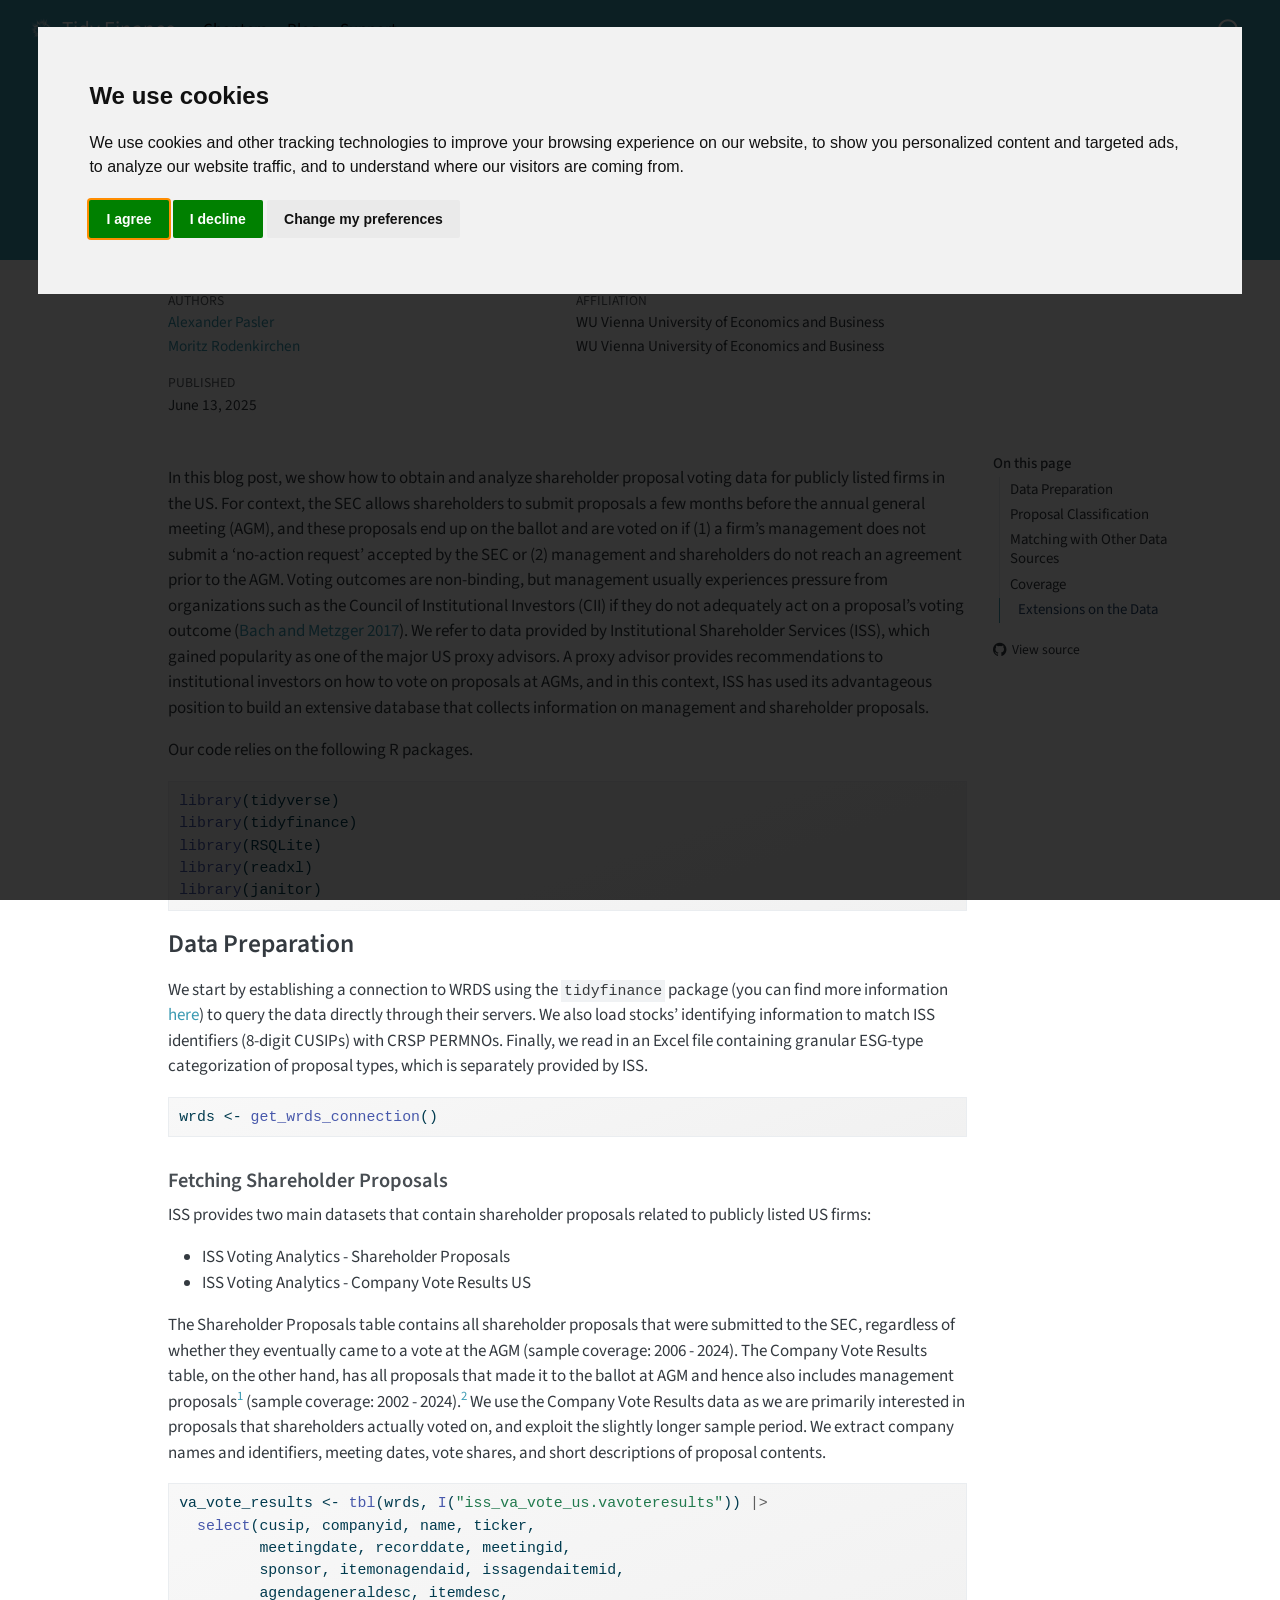
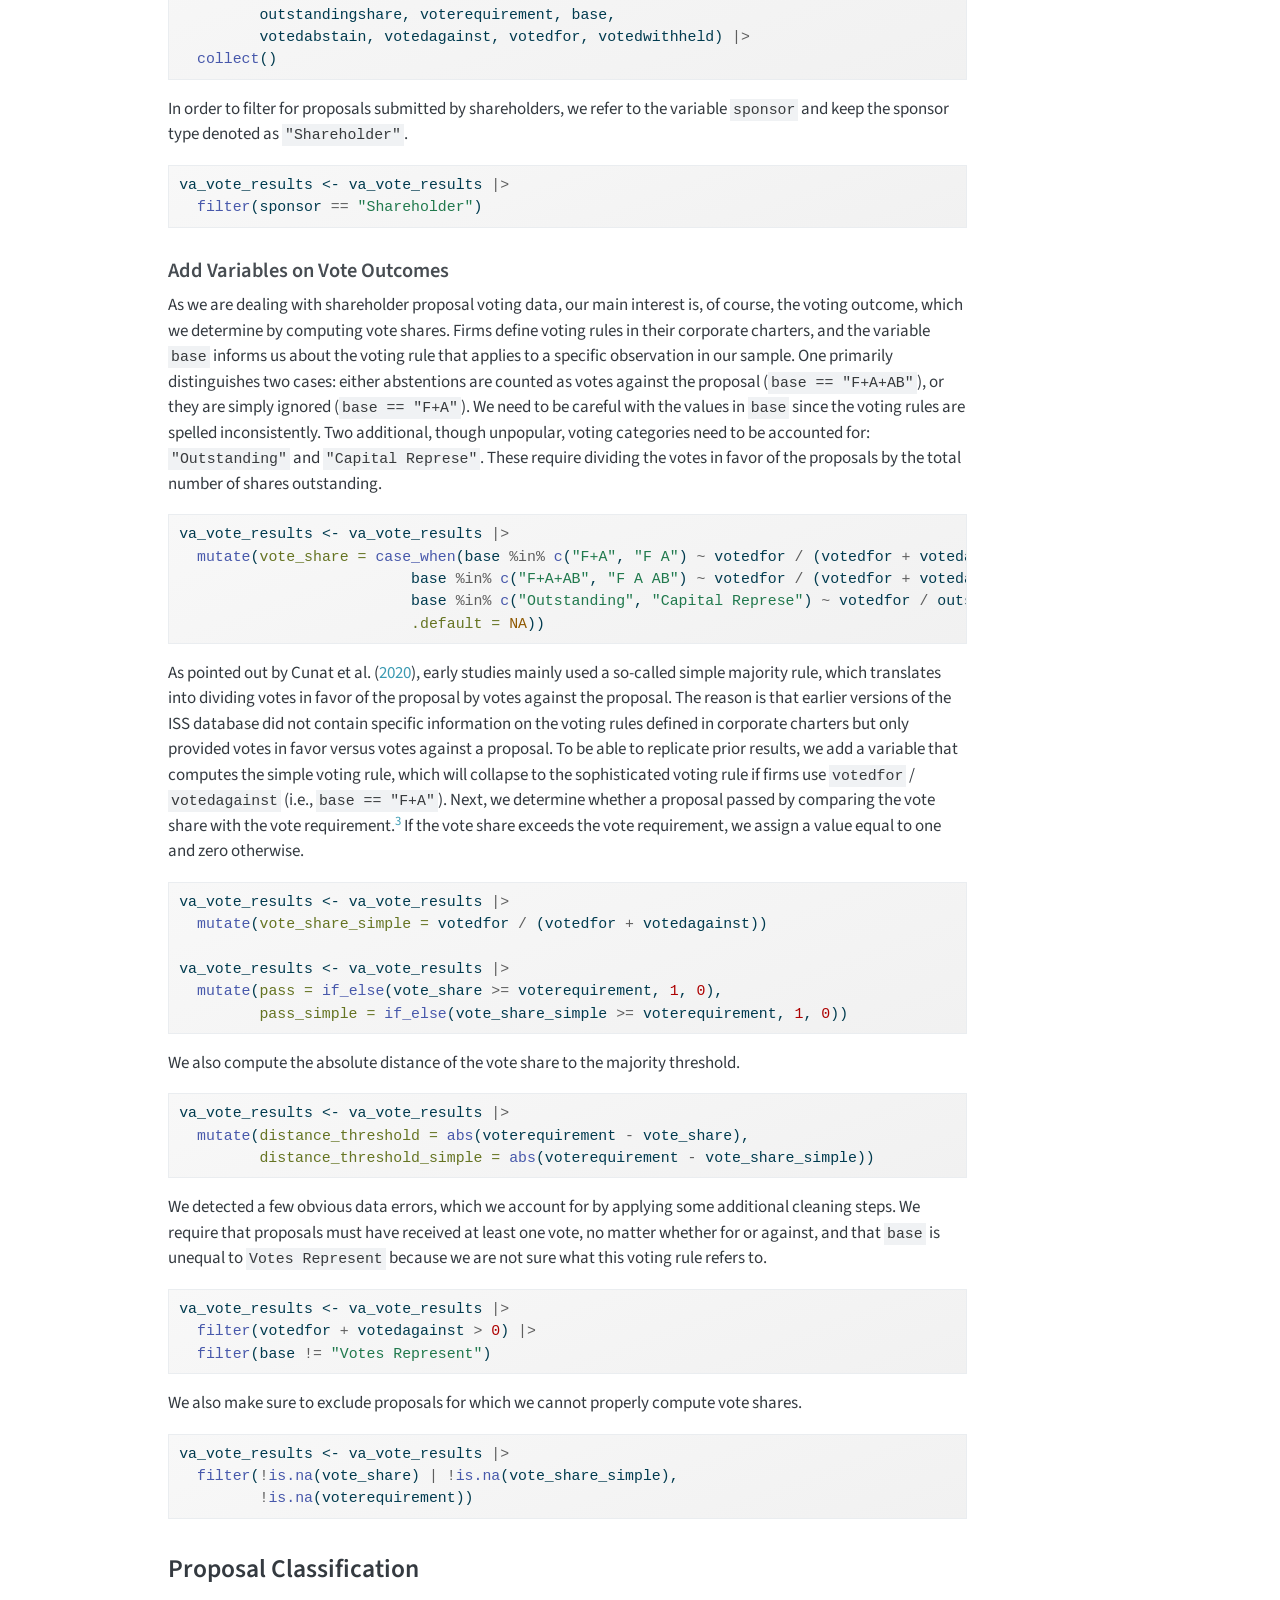
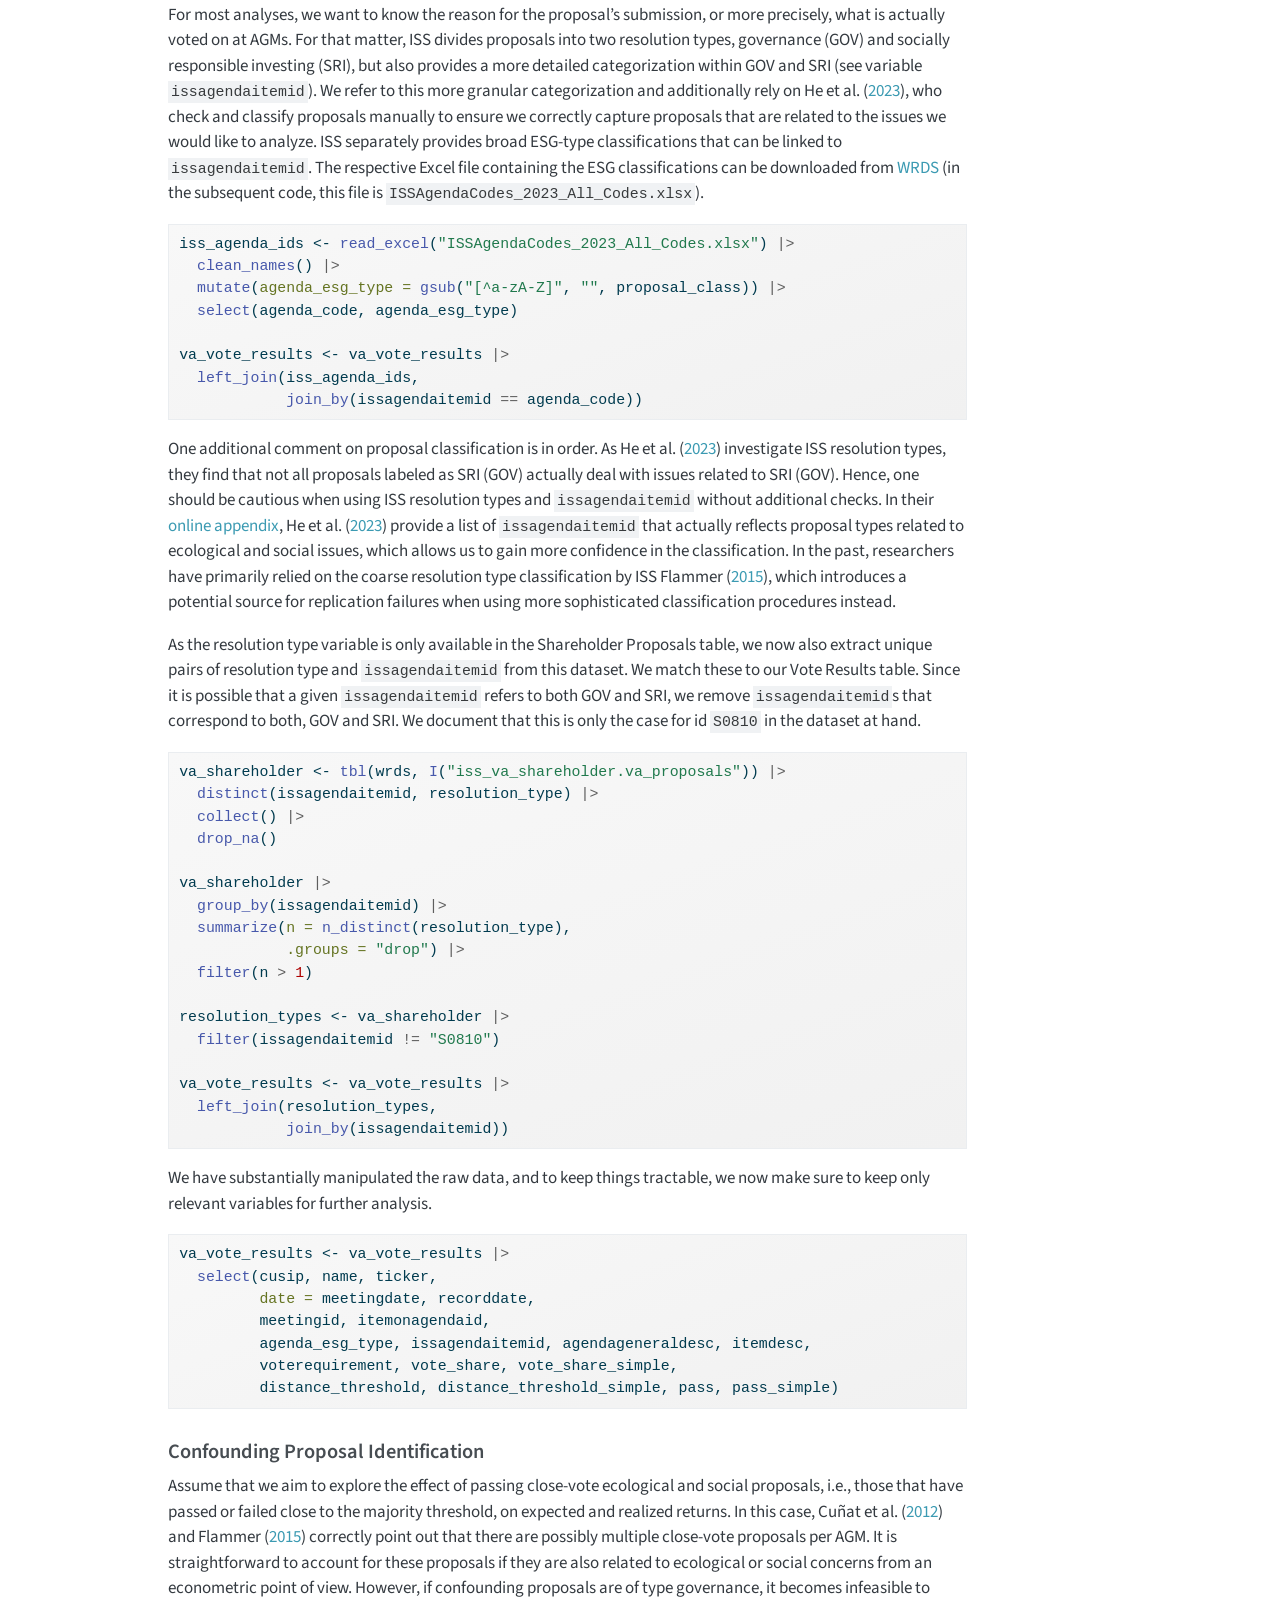
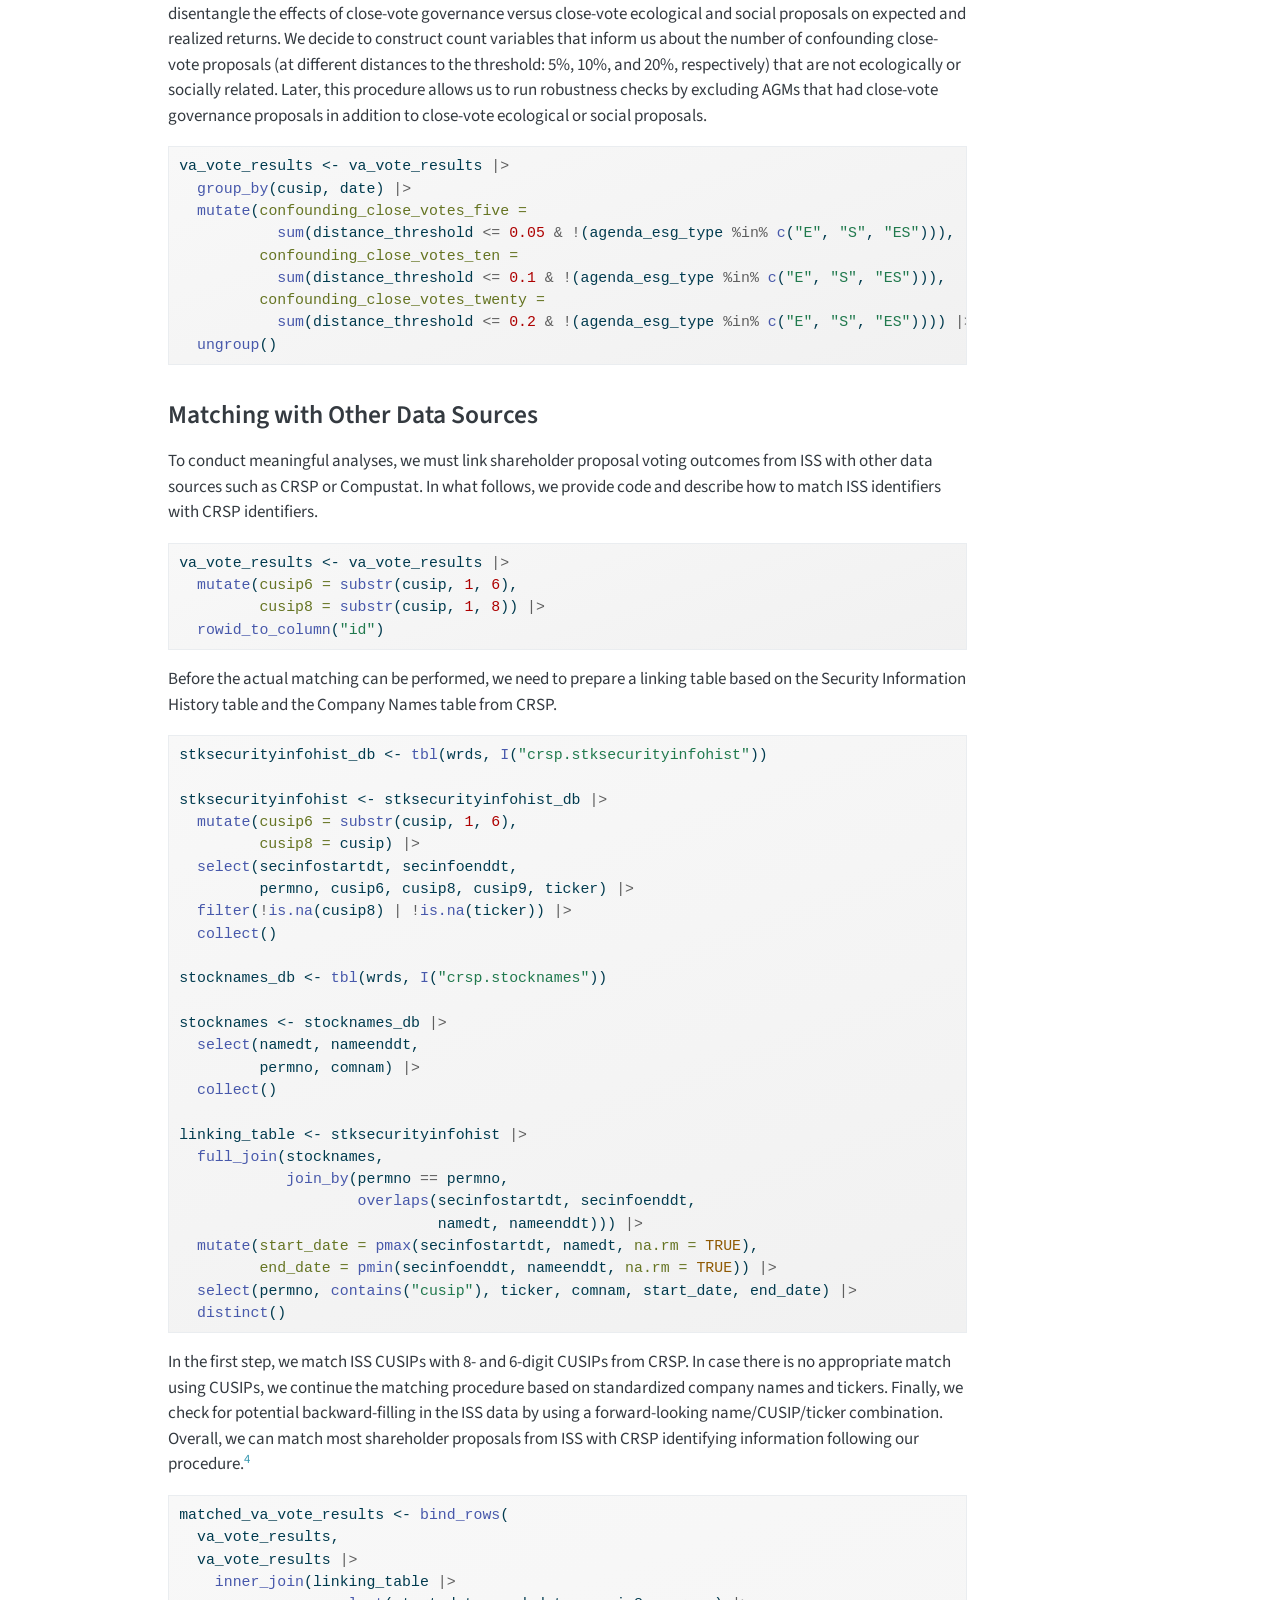
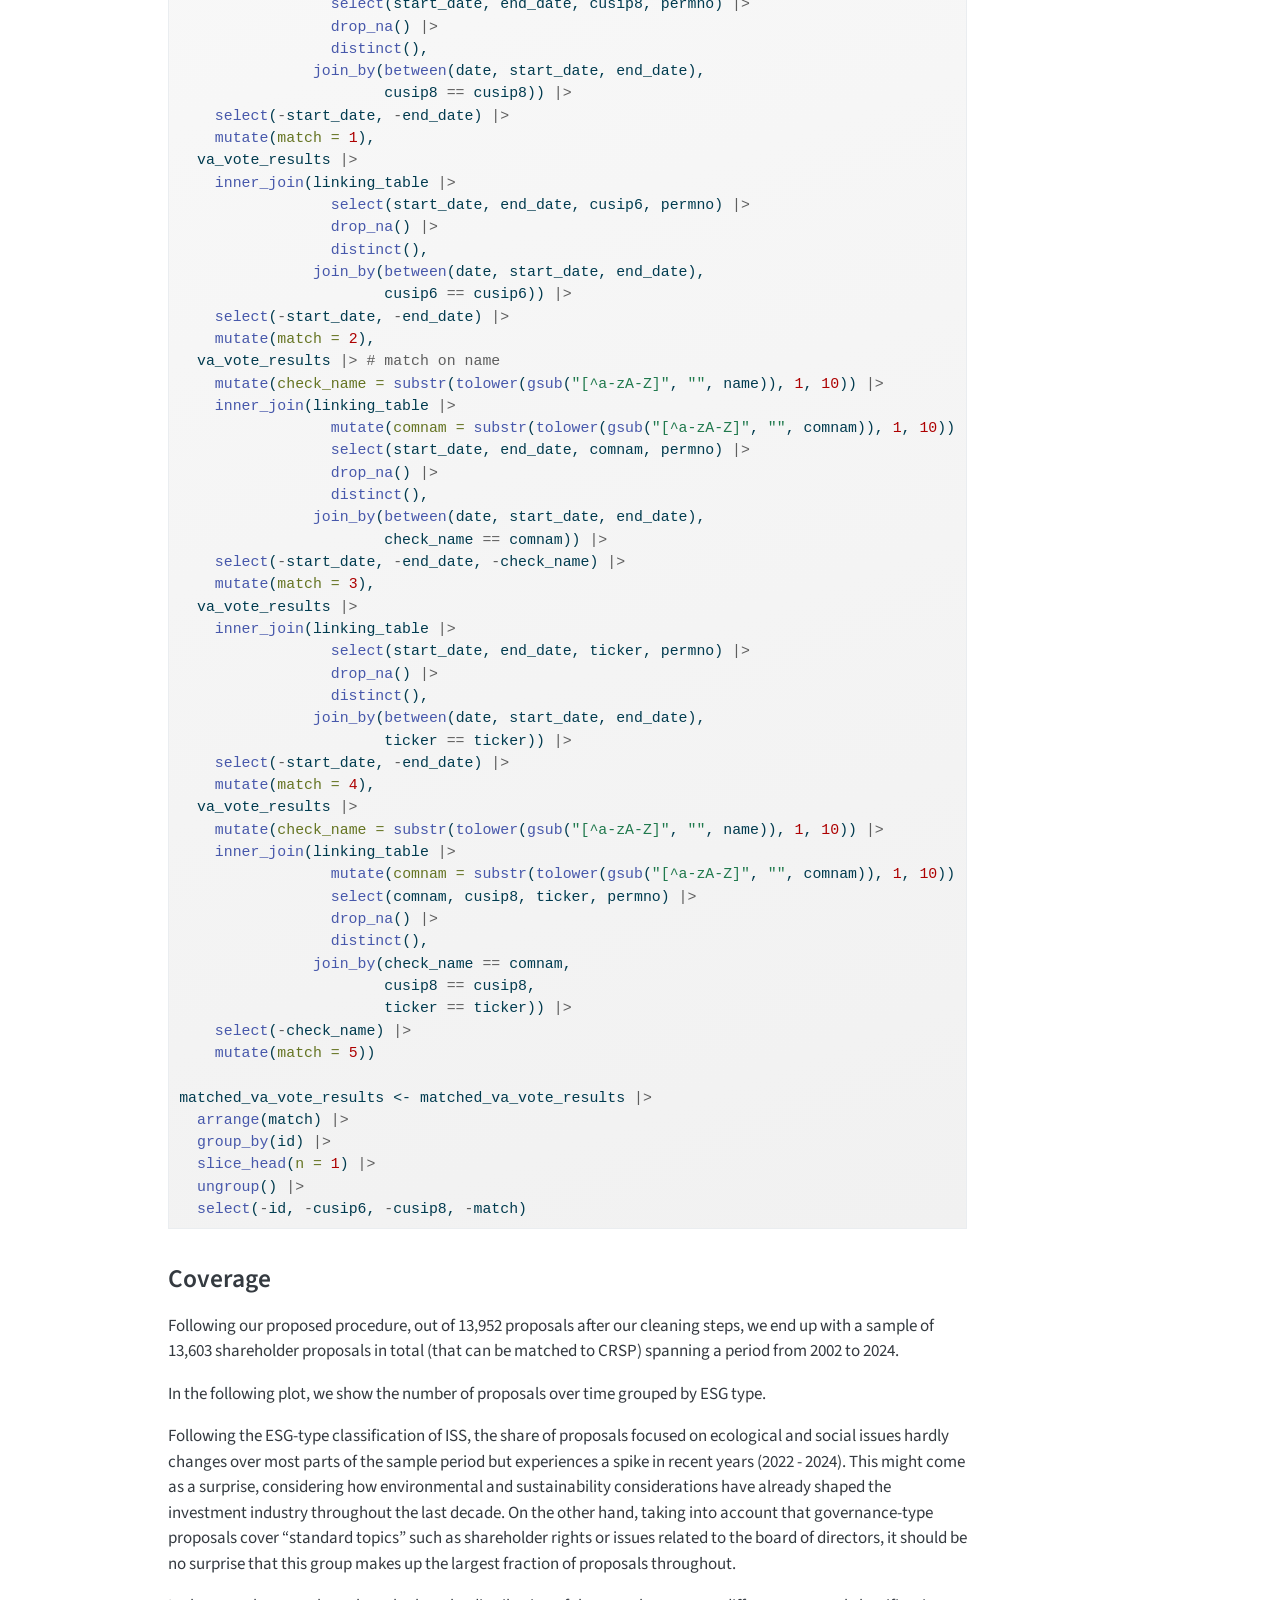
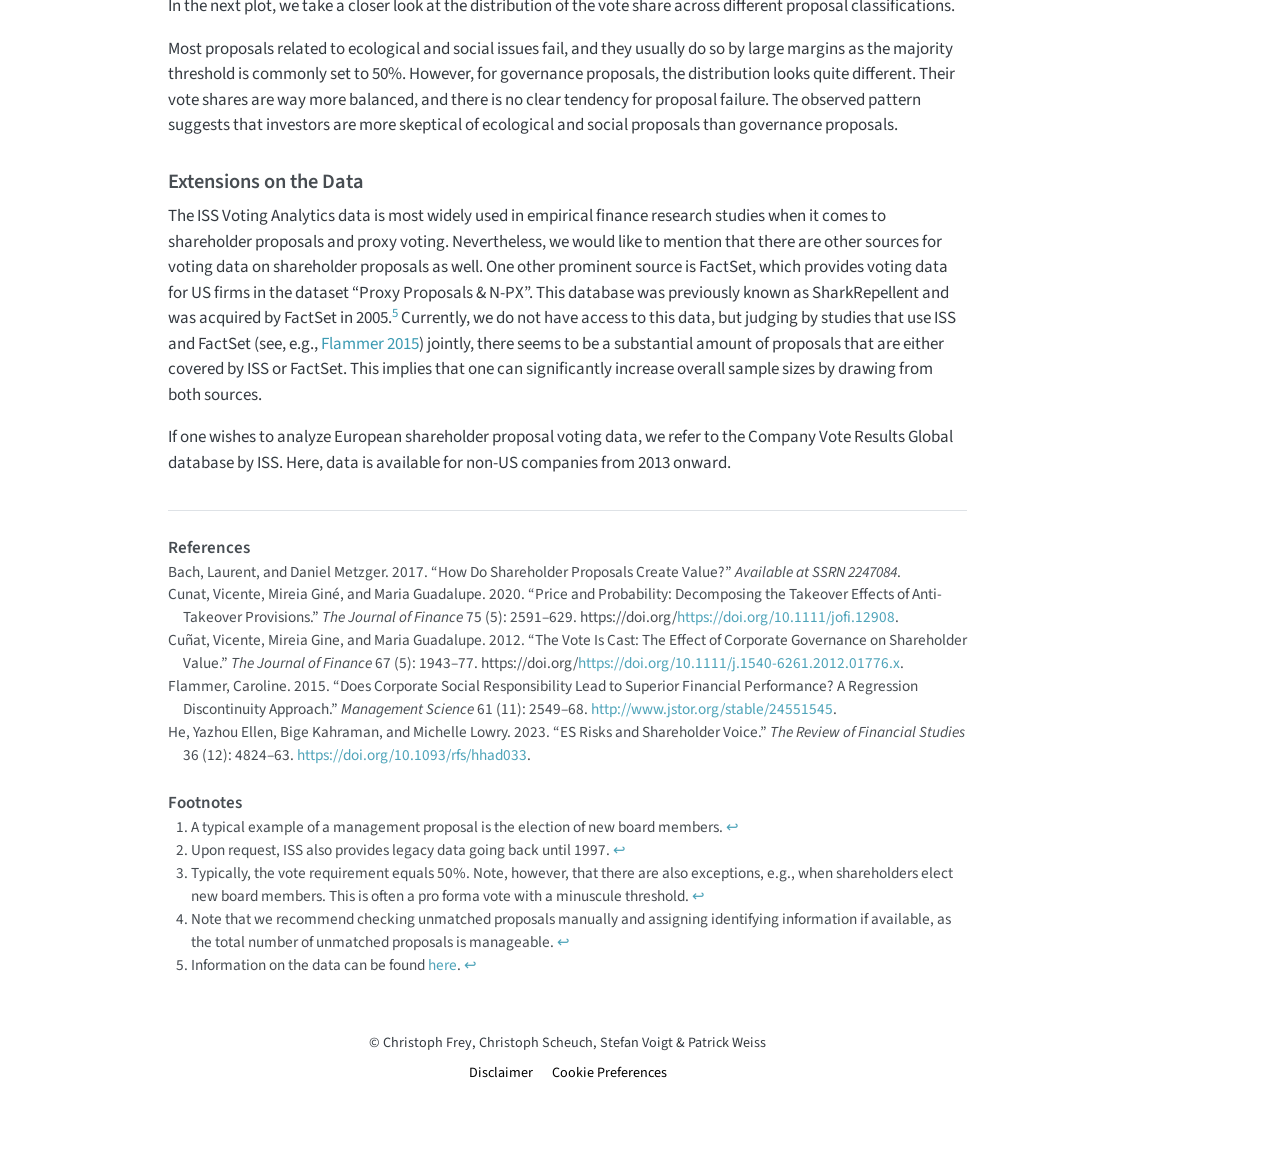
<file: docs/posts/iss-shareholder-proposals/index.html>
<!DOCTYPE html>
<html xmlns="http://www.w3.org/1999/xhtml" lang="en" xml:lang="en"><head>

<meta charset="utf-8">
<meta name="generator" content="quarto-1.9.38">

<meta name="viewport" content="width=device-width, initial-scale=1.0, user-scalable=yes">

<meta name="author" content="Alexander Pasler">
<meta name="author" content="Moritz Rodenkirchen">
<meta name="dcterms.date" content="2025-06-13">
<meta name="description" content="Code for preparing ISS Voting Analytics data for further analysis on shareholder proposals">

<title>ISS Shareholder Proposals – Tidy Finance</title>
<style>
/* Default styles provided by pandoc.
** See https://pandoc.org/MANUAL.html#variables-for-html for config info.
*/
code{white-space: pre-wrap;}
span.smallcaps{font-variant: small-caps;}
div.columns{display: flex; gap: min(4vw, 1.5em);}
div.column{flex: auto; overflow-x: auto;}
div.hanging-indent{margin-left: 1.5em; text-indent: -1.5em;}
ul.task-list{list-style: none;}
ul.task-list li input[type="checkbox"] {
  width: 0.8em;
  margin: 0 0.8em 0.2em -1em; /* quarto-specific, see https://github.com/quarto-dev/quarto-cli/issues/4556 */ 
  vertical-align: middle;
}
/* CSS for syntax highlighting */
html { -webkit-text-size-adjust: 100%; }
pre > code.sourceCode { white-space: pre; position: relative; }
pre > code.sourceCode > span { display: inline-block; line-height: 1.25; }
pre > code.sourceCode > span:empty { height: 1.2em; }
.sourceCode { overflow: visible; }
code.sourceCode > span { color: inherit; text-decoration: inherit; }
div.sourceCode { margin: 1em 0; }
pre.sourceCode { margin: 0; }
@media screen {
div.sourceCode { overflow: auto; }
}
@media print {
pre > code.sourceCode { white-space: pre-wrap; }
pre > code.sourceCode > span { text-indent: -5em; padding-left: 5em; }
}
pre.numberSource code
  { counter-reset: source-line 0; }
pre.numberSource code > span
  { position: relative; left: -4em; counter-increment: source-line; }
pre.numberSource code > span > a:first-child::before
  { content: counter(source-line);
    position: relative; left: -1em; text-align: right; vertical-align: baseline;
    border: none; display: inline-block;
    -webkit-touch-callout: none; -webkit-user-select: none;
    -khtml-user-select: none; -moz-user-select: none;
    -ms-user-select: none; user-select: none;
    padding: 0 4px; width: 4em;
  }
pre.numberSource { margin-left: 3em;  padding-left: 4px; }
div.sourceCode
  {   }
@media screen {
pre > code.sourceCode > span > a:first-child::before { text-decoration: underline; }
}
/* CSS for citations */
div.csl-bib-body { }
div.csl-entry {
  clear: both;
}
.hanging-indent div.csl-entry {
  margin-left:2em;
  text-indent:-2em;
}
div.csl-left-margin {
  min-width:2em;
  float:left;
}
div.csl-right-inline {
  margin-left:2em;
  padding-left:1em;
}
div.csl-indent {
  margin-left: 2em;
}</style>


<script src="../../site_libs/quarto-nav/quarto-nav.js"></script>
<script src="../../site_libs/clipboard/clipboard.min.js"></script>
<script src="../../site_libs/quarto-search/autocomplete.umd.js"></script>
<script src="../../site_libs/quarto-search/fuse.min.js"></script>
<script src="../../site_libs/quarto-search/quarto-search.js"></script>
<meta name="quarto:offset" content="../../">
<link href="../../assets/img/favicon.png" rel="icon" type="image/png">
<script src="../../site_libs/cookie-consent/cookie-consent.js"></script>
<link href="../../site_libs/cookie-consent/cookie-consent.css" rel="stylesheet">
<script src="../../site_libs/quarto-html/quarto.js" type="module"></script>
<script src="../../site_libs/quarto-html/tabsets/tabsets.js" type="module"></script>
<script src="../../site_libs/quarto-html/popper.min.js"></script>
<script src="../../site_libs/quarto-html/tippy.umd.min.js"></script>
<script src="../../site_libs/quarto-html/anchor.min.js"></script>
<link href="../../site_libs/quarto-html/tippy.css" rel="stylesheet">
<link href="../../site_libs/quarto-html/quarto-syntax-highlighting-15634bcf2e68342d4ad2dfa704d543f6.css" rel="stylesheet" id="quarto-text-highlighting-styles">
<script src="../../site_libs/bootstrap/bootstrap.min.js"></script>
<link href="../../site_libs/bootstrap/bootstrap-icons.css" rel="stylesheet">
<link href="../../site_libs/bootstrap/bootstrap-15df67a978eff2724f248dfecb6ea2b0.min.css" rel="stylesheet" append-hash="true" id="quarto-bootstrap" data-mode="light">
<script id="quarto-search-options" type="application/json">{
  "location": "navbar",
  "copy-button": false,
  "collapse-after": 3,
  "panel-placement": "end",
  "type": "overlay",
  "limit": 50,
  "keyboard-shortcut": [
    "f",
    "/",
    "s"
  ],
  "show-item-context": false,
  "language": {
    "search-no-results-text": "No results",
    "search-matching-documents-text": "matching documents",
    "search-copy-link-title": "Copy link to search",
    "search-hide-matches-text": "Hide additional matches",
    "search-more-match-text": "more match in this document",
    "search-more-matches-text": "more matches in this document",
    "search-clear-button-title": "Clear",
    "search-text-placeholder": "",
    "search-detached-cancel-button-title": "Cancel",
    "search-submit-button-title": "Submit",
    "search-label": "Search"
  }
}</script>
<script async="" src="https://www.googletagmanager.com/gtag/js?id=G-DH3KZSMJ5W"></script>

<script type="text/plain" cookie-consent="tracking">

window.dataLayer = window.dataLayer || [];
function gtag(){dataLayer.push(arguments);}
gtag('js', new Date());
gtag('config', 'G-DH3KZSMJ5W', { 'anonymize_ip': true});
</script>

<script type="text/javascript" charset="UTF-8">
document.addEventListener('DOMContentLoaded', function () {
cookieconsent.run({
  "notice_banner_type":"interstitial",
  "consent_type":"express",
  "palette":"light",
  "language":"en",
  "page_load_consent_levels":["strictly-necessary"],
  "notice_banner_reject_button_hide":false,
  "preferences_center_close_button_hide":false,
  "website_name":""
  ,
"language":"en"
  });
});
</script> 
  
<style>html{ scroll-behavior: smooth; }</style>


<link rel="stylesheet" href="../../assets/css/global.css">
<meta property="og:title" content="ISS Shareholder Proposals – Tidy Finance">
<meta property="og:description" content="Code for preparing ISS Voting Analytics data for further analysis on shareholder proposals">
<meta property="og:image" content="https://blog.tidy-finance.org/assets/img/cover.png">
<meta property="og:site_name" content="Tidy Finance">
<meta property="og:image:height" content="1800">
<meta property="og:image:width" content="3000">
</head>

<body class="nav-fixed quarto-light">

<div id="quarto-search-results"></div>
  <header id="quarto-header" class="headroom fixed-top quarto-banner">
    <nav class="navbar navbar-expand-lg " data-bs-theme="dark">
      <div class="navbar-container container-fluid">
      <div class="navbar-brand-container mx-auto">
    <a href="https://www.tidy-finance.org" class="navbar-brand navbar-brand-logo">
    <img src="../../assets/img/logo-website-white.png" alt="" class="navbar-logo light-content">
    <img src="../../assets/img/logo-website-white.png" alt="" class="navbar-logo dark-content">
    </a>
    <a class="navbar-brand" href="https://www.tidy-finance.org">
    <span class="navbar-title">Tidy Finance</span>
    </a>
  </div>
            <div id="quarto-search" class="" title="Search"></div>
          <button class="navbar-toggler" type="button" data-bs-toggle="collapse" data-bs-target="#navbarCollapse" aria-controls="navbarCollapse" role="menu" aria-expanded="false" aria-label="Toggle navigation" onclick="if (window.quartoToggleHeadroom) { window.quartoToggleHeadroom(); }">
  <span class="navbar-toggler-icon"></span>
</button>
          <div class="collapse navbar-collapse" id="navbarCollapse">
            <ul class="navbar-nav navbar-nav-scroll me-auto">
  <li class="nav-item">
    <a class="nav-link" href="https://www.tidy-finance.org/chapters/index.html"> 
<span class="menu-text">Chapters</span></a>
  </li>  
  <li class="nav-item">
    <a class="nav-link" href="../../index.html"> 
<span class="menu-text">Blog</span></a>
  </li>  
  <li class="nav-item">
    <a class="nav-link" href="https://www.tidy-finance.org/support.html"> 
<span class="menu-text">Support</span></a>
  </li>  
</ul>
          </div> <!-- /navcollapse -->
            <div class="quarto-navbar-tools">
</div>
      </div> <!-- /container-fluid -->
    </nav>
</header>
<!-- content -->
<header id="title-block-header" class="quarto-title-block default page-columns page-full">
  <div class="quarto-title-banner page-columns page-full">
    <div class="quarto-title column-body">
      <h1 class="title">ISS Shareholder Proposals</h1>
                  <div>
        <div class="description">
          Code for preparing ISS Voting Analytics data for further analysis on shareholder proposals
        </div>
      </div>
                          <div class="quarto-categories">
                <div class="quarto-category">Data</div>
                <div class="quarto-category">R</div>
              </div>
                  </div>
  </div>
    
  <div class="quarto-title-meta-author">
    <div class="quarto-title-meta-heading">Authors</div>
    <div class="quarto-title-meta-heading">Affiliation</div>
    
      <div class="quarto-title-meta-contents">
      <p class="author"><a href="https://sites.google.com/view/alexpasler">Alexander Pasler</a> </p>
    </div>
    <div class="quarto-title-meta-contents">
          <p class="affiliation">
              WU Vienna University of Economics and Business
            </p>
        </div>
      <div class="quarto-title-meta-contents">
      <p class="author"><a href="https://www.wu.ac.at/finance/people/faculty/moritz-rodenkirchen">Moritz Rodenkirchen</a> </p>
    </div>
    <div class="quarto-title-meta-contents">
          <p class="affiliation">
              WU Vienna University of Economics and Business
            </p>
        </div>
    </div>

  <div class="quarto-title-meta">

        
      <div>
      <div class="quarto-title-meta-heading">Published</div>
      <div class="quarto-title-meta-contents">
        <p class="date">June 13, 2025</p>
      </div>
    </div>
    
      
    </div>
    
  
  </header><div id="quarto-content" class="quarto-container page-columns page-rows-contents page-layout-article page-navbar">
<!-- sidebar -->
<!-- margin-sidebar -->
    <div id="quarto-margin-sidebar" class="sidebar margin-sidebar">
        <nav id="TOC" role="doc-toc" class="toc-active">
    <h2 id="toc-title">On this page</h2>
   
  <ul>
  <li><a href="#data-preparation" id="toc-data-preparation" class="nav-link active" data-scroll-target="#data-preparation">Data Preparation</a>
  <ul class="collapse">
  <li><a href="#fetching-shareholder-proposals" id="toc-fetching-shareholder-proposals" class="nav-link" data-scroll-target="#fetching-shareholder-proposals">Fetching Shareholder Proposals</a></li>
  <li><a href="#add-variables-on-vote-outcomes" id="toc-add-variables-on-vote-outcomes" class="nav-link" data-scroll-target="#add-variables-on-vote-outcomes">Add Variables on Vote Outcomes</a></li>
  </ul></li>
  <li><a href="#proposal-classification" id="toc-proposal-classification" class="nav-link" data-scroll-target="#proposal-classification">Proposal Classification</a>
  <ul class="collapse">
  <li><a href="#confounding-proposal-identification" id="toc-confounding-proposal-identification" class="nav-link" data-scroll-target="#confounding-proposal-identification">Confounding Proposal Identification</a></li>
  </ul></li>
  <li><a href="#matching-with-other-data-sources" id="toc-matching-with-other-data-sources" class="nav-link" data-scroll-target="#matching-with-other-data-sources">Matching with Other Data Sources</a></li>
  <li><a href="#coverage" id="toc-coverage" class="nav-link" data-scroll-target="#coverage">Coverage</a>
  <ul class="collapse">
  <li><a href="#extensions-on-the-data" id="toc-extensions-on-the-data" class="nav-link" data-scroll-target="#extensions-on-the-data">Extensions on the Data</a></li>
  </ul></li>
  </ul>
<div class="toc-actions"><ul><li><a href="https://github.com/tidy-finance/blog/blob/main/posts/iss-shareholder-proposals/index.qmd" class="toc-action"><i class="bi bi-github"></i>View source</a></li></ul></div></nav>
    </div>
<!-- main -->
<main class="content quarto-banner-title-block" id="quarto-document-content">





<p>In this blog post, we show how to obtain and analyze shareholder proposal voting data for publicly listed firms in the US. For context, the SEC allows shareholders to submit proposals a few months before the annual general meeting (AGM), and these proposals end up on the ballot and are voted on if (1) a firm’s management does not submit a ‘no-action request’ accepted by the SEC or (2) management and shareholders do not reach an agreement prior to the AGM. Voting outcomes are non-binding, but management usually experiences pressure from organizations such as the Council of Institutional Investors (CII) if they do not adequately act on a proposal’s voting outcome <span class="citation" data-cites="bachmetzger2017">(<a href="#ref-bachmetzger2017" role="doc-biblioref">Bach and Metzger 2017</a>)</span>. We refer to data provided by Institutional Shareholder Services (ISS), which gained popularity as one of the major US proxy advisors. A proxy advisor provides recommendations to institutional investors on how to vote on proposals at AGMs, and in this context, ISS has used its advantageous position to build an extensive database that collects information on management and shareholder proposals.</p>
<p>Our code relies on the following R packages.</p>
<div class="cell">
<div class="code-copy-outer-scaffold"><div class="sourceCode cell-code" id="cb1"><pre class="sourceCode r code-with-copy"><code class="sourceCode r"><span id="cb1-1"><a href="#cb1-1" aria-hidden="true" tabindex="-1"></a><span class="fu">library</span>(tidyverse)</span>
<span id="cb1-2"><a href="#cb1-2" aria-hidden="true" tabindex="-1"></a><span class="fu">library</span>(tidyfinance)</span>
<span id="cb1-3"><a href="#cb1-3" aria-hidden="true" tabindex="-1"></a><span class="fu">library</span>(RSQLite)</span>
<span id="cb1-4"><a href="#cb1-4" aria-hidden="true" tabindex="-1"></a><span class="fu">library</span>(readxl)</span>
<span id="cb1-5"><a href="#cb1-5" aria-hidden="true" tabindex="-1"></a><span class="fu">library</span>(janitor)</span></code></pre></div><button title="Copy to Clipboard" class="code-copy-button"><i class="bi"></i></button></div>
</div>
<section id="data-preparation" class="level2">
<h2 class="anchored" data-anchor-id="data-preparation">Data Preparation</h2>
<p>We start by establishing a connection to WRDS using the <code>tidyfinance</code> package (you can find more information <a href="https://www.tidy-finance.org/r/wrds-crsp-and-compustat.html#accessing-wrds">here</a>) to query the data directly through their servers. We also load stocks’ identifying information to match ISS identifiers (8-digit CUSIPs) with CRSP PERMNOs. Finally, we read in an Excel file containing granular ESG-type categorization of proposal types, which is separately provided by ISS.</p>
<div class="cell">
<div class="code-copy-outer-scaffold"><div class="sourceCode cell-code" id="cb2"><pre class="sourceCode r code-with-copy"><code class="sourceCode r"><span id="cb2-1"><a href="#cb2-1" aria-hidden="true" tabindex="-1"></a>wrds <span class="ot">&lt;-</span> <span class="fu">get_wrds_connection</span>()</span></code></pre></div><button title="Copy to Clipboard" class="code-copy-button"><i class="bi"></i></button></div>
</div>
<section id="fetching-shareholder-proposals" class="level3">
<h3 class="anchored" data-anchor-id="fetching-shareholder-proposals">Fetching Shareholder Proposals</h3>
<p>ISS provides two main datasets that contain shareholder proposals related to publicly listed US firms:</p>
<ul>
<li>ISS Voting Analytics - Shareholder Proposals</li>
<li>ISS Voting Analytics - Company Vote Results US</li>
</ul>
<p>The Shareholder Proposals table contains all shareholder proposals that were submitted to the SEC, regardless of whether they eventually came to a vote at the AGM (sample coverage: 2006 - 2024). The Company Vote Results table, on the other hand, has all proposals that made it to the ballot at AGM and hence also includes management proposals<a href="#fn1" class="footnote-ref" id="fnref1" role="doc-noteref"><sup>1</sup></a> (sample coverage: 2002 - 2024).<a href="#fn2" class="footnote-ref" id="fnref2" role="doc-noteref"><sup>2</sup></a> We use the Company Vote Results data as we are primarily interested in proposals that shareholders actually voted on, and exploit the slightly longer sample period. We extract company names and identifiers, meeting dates, vote shares, and short descriptions of proposal contents.</p>
<div class="cell">
<div class="code-copy-outer-scaffold"><div class="sourceCode cell-code" id="cb3"><pre class="sourceCode r code-with-copy"><code class="sourceCode r"><span id="cb3-1"><a href="#cb3-1" aria-hidden="true" tabindex="-1"></a>va_vote_results <span class="ot">&lt;-</span> <span class="fu">tbl</span>(wrds, <span class="fu">I</span>(<span class="st">"iss_va_vote_us.vavoteresults"</span>)) <span class="sc">|&gt;</span> </span>
<span id="cb3-2"><a href="#cb3-2" aria-hidden="true" tabindex="-1"></a>  <span class="fu">select</span>(cusip, companyid, name, ticker,</span>
<span id="cb3-3"><a href="#cb3-3" aria-hidden="true" tabindex="-1"></a>         meetingdate, recorddate, meetingid,</span>
<span id="cb3-4"><a href="#cb3-4" aria-hidden="true" tabindex="-1"></a>         sponsor, itemonagendaid, issagendaitemid,</span>
<span id="cb3-5"><a href="#cb3-5" aria-hidden="true" tabindex="-1"></a>         agendageneraldesc, itemdesc,</span>
<span id="cb3-6"><a href="#cb3-6" aria-hidden="true" tabindex="-1"></a>         outstandingshare, voterequirement, base,</span>
<span id="cb3-7"><a href="#cb3-7" aria-hidden="true" tabindex="-1"></a>         votedabstain, votedagainst, votedfor, votedwithheld) <span class="sc">|&gt;</span></span>
<span id="cb3-8"><a href="#cb3-8" aria-hidden="true" tabindex="-1"></a>  <span class="fu">collect</span>()</span></code></pre></div><button title="Copy to Clipboard" class="code-copy-button"><i class="bi"></i></button></div>
</div>
<p>In order to filter for proposals submitted by shareholders, we refer to the variable <code>sponsor</code> and keep the sponsor type denoted as <code>"Shareholder"</code>.</p>
<div class="cell">
<div class="code-copy-outer-scaffold"><div class="sourceCode cell-code" id="cb4"><pre class="sourceCode r code-with-copy"><code class="sourceCode r"><span id="cb4-1"><a href="#cb4-1" aria-hidden="true" tabindex="-1"></a>va_vote_results <span class="ot">&lt;-</span> va_vote_results <span class="sc">|&gt;</span> </span>
<span id="cb4-2"><a href="#cb4-2" aria-hidden="true" tabindex="-1"></a>  <span class="fu">filter</span>(sponsor <span class="sc">==</span> <span class="st">"Shareholder"</span>)</span></code></pre></div><button title="Copy to Clipboard" class="code-copy-button"><i class="bi"></i></button></div>
</div>
</section>
<section id="add-variables-on-vote-outcomes" class="level3">
<h3 class="anchored" data-anchor-id="add-variables-on-vote-outcomes">Add Variables on Vote Outcomes</h3>
<p>As we are dealing with shareholder proposal voting data, our main interest is, of course, the voting outcome, which we determine by computing vote shares. Firms define voting rules in their corporate charters, and the variable <code>base</code> informs us about the voting rule that applies to a specific observation in our sample. One primarily distinguishes two cases: either abstentions are counted as votes against the proposal (<code>base == "F+A+AB"</code>), or they are simply ignored (<code>base == "F+A"</code>). We need to be careful with the values in <code>base</code> since the voting rules are spelled inconsistently. Two additional, though unpopular, voting categories need to be accounted for: <code>"Outstanding"</code> and <code>"Capital Represe"</code>. These require dividing the votes in favor of the proposals by the total number of shares outstanding.</p>
<div class="cell">
<div class="code-copy-outer-scaffold"><div class="sourceCode cell-code" id="cb5"><pre class="sourceCode r code-with-copy"><code class="sourceCode r"><span id="cb5-1"><a href="#cb5-1" aria-hidden="true" tabindex="-1"></a>va_vote_results <span class="ot">&lt;-</span> va_vote_results <span class="sc">|&gt;</span> </span>
<span id="cb5-2"><a href="#cb5-2" aria-hidden="true" tabindex="-1"></a>  <span class="fu">mutate</span>(<span class="at">vote_share =</span> <span class="fu">case_when</span>(base <span class="sc">%in%</span> <span class="fu">c</span>(<span class="st">"F+A"</span>, <span class="st">"F A"</span>) <span class="sc">~</span> votedfor <span class="sc">/</span> (votedfor <span class="sc">+</span> votedagainst),</span>
<span id="cb5-3"><a href="#cb5-3" aria-hidden="true" tabindex="-1"></a>                          base <span class="sc">%in%</span> <span class="fu">c</span>(<span class="st">"F+A+AB"</span>, <span class="st">"F A AB"</span>) <span class="sc">~</span> votedfor <span class="sc">/</span> (votedfor <span class="sc">+</span> votedagainst <span class="sc">+</span> votedabstain),</span>
<span id="cb5-4"><a href="#cb5-4" aria-hidden="true" tabindex="-1"></a>                          base <span class="sc">%in%</span> <span class="fu">c</span>(<span class="st">"Outstanding"</span>, <span class="st">"Capital Represe"</span>) <span class="sc">~</span> votedfor <span class="sc">/</span> outstandingshare,</span>
<span id="cb5-5"><a href="#cb5-5" aria-hidden="true" tabindex="-1"></a>                          <span class="at">.default =</span> <span class="cn">NA</span>))</span></code></pre></div><button title="Copy to Clipboard" class="code-copy-button"><i class="bi"></i></button></div>
</div>
<p>As pointed out by <span class="citation" data-cites="cunatetal2020">Cunat et al. (<a href="#ref-cunatetal2020" role="doc-biblioref">2020</a>)</span>, early studies mainly used a so-called simple majority rule, which translates into dividing votes in favor of the proposal by votes against the proposal. The reason is that earlier versions of the ISS database did not contain specific information on the voting rules defined in corporate charters but only provided votes in favor versus votes against a proposal. To be able to replicate prior results, we add a variable that computes the simple voting rule, which will collapse to the sophisticated voting rule if firms use <code>votedfor</code> / <code>votedagainst</code> (i.e., <code>base == "F+A"</code>). Next, we determine whether a proposal passed by comparing the vote share with the vote requirement.<a href="#fn3" class="footnote-ref" id="fnref3" role="doc-noteref"><sup>3</sup></a> If the vote share exceeds the vote requirement, we assign a value equal to one and zero otherwise.</p>
<div class="cell">
<div class="code-copy-outer-scaffold"><div class="sourceCode cell-code" id="cb6"><pre class="sourceCode r code-with-copy"><code class="sourceCode r"><span id="cb6-1"><a href="#cb6-1" aria-hidden="true" tabindex="-1"></a>va_vote_results <span class="ot">&lt;-</span> va_vote_results <span class="sc">|&gt;</span> </span>
<span id="cb6-2"><a href="#cb6-2" aria-hidden="true" tabindex="-1"></a>  <span class="fu">mutate</span>(<span class="at">vote_share_simple =</span> votedfor <span class="sc">/</span> (votedfor <span class="sc">+</span> votedagainst))</span>
<span id="cb6-3"><a href="#cb6-3" aria-hidden="true" tabindex="-1"></a>  </span>
<span id="cb6-4"><a href="#cb6-4" aria-hidden="true" tabindex="-1"></a>va_vote_results <span class="ot">&lt;-</span> va_vote_results <span class="sc">|&gt;</span> </span>
<span id="cb6-5"><a href="#cb6-5" aria-hidden="true" tabindex="-1"></a>  <span class="fu">mutate</span>(<span class="at">pass =</span> <span class="fu">if_else</span>(vote_share <span class="sc">&gt;=</span> voterequirement, <span class="dv">1</span>, <span class="dv">0</span>),</span>
<span id="cb6-6"><a href="#cb6-6" aria-hidden="true" tabindex="-1"></a>         <span class="at">pass_simple =</span> <span class="fu">if_else</span>(vote_share_simple <span class="sc">&gt;=</span> voterequirement, <span class="dv">1</span>, <span class="dv">0</span>))</span></code></pre></div><button title="Copy to Clipboard" class="code-copy-button"><i class="bi"></i></button></div>
</div>
<p>We also compute the absolute distance of the vote share to the majority threshold.</p>
<div class="cell">
<div class="code-copy-outer-scaffold"><div class="sourceCode cell-code" id="cb7"><pre class="sourceCode r code-with-copy"><code class="sourceCode r"><span id="cb7-1"><a href="#cb7-1" aria-hidden="true" tabindex="-1"></a>va_vote_results <span class="ot">&lt;-</span> va_vote_results <span class="sc">|&gt;</span> </span>
<span id="cb7-2"><a href="#cb7-2" aria-hidden="true" tabindex="-1"></a>  <span class="fu">mutate</span>(<span class="at">distance_threshold =</span> <span class="fu">abs</span>(voterequirement <span class="sc">-</span> vote_share),</span>
<span id="cb7-3"><a href="#cb7-3" aria-hidden="true" tabindex="-1"></a>         <span class="at">distance_threshold_simple =</span> <span class="fu">abs</span>(voterequirement <span class="sc">-</span> vote_share_simple))</span></code></pre></div><button title="Copy to Clipboard" class="code-copy-button"><i class="bi"></i></button></div>
</div>
<p>We detected a few obvious data errors, which we account for by applying some additional cleaning steps. We require that proposals must have received at least one vote, no matter whether for or against, and that <code>base</code> is unequal to <code>Votes Represent</code> because we are not sure what this voting rule refers to.</p>
<div class="cell">
<div class="code-copy-outer-scaffold"><div class="sourceCode cell-code" id="cb8"><pre class="sourceCode r code-with-copy"><code class="sourceCode r"><span id="cb8-1"><a href="#cb8-1" aria-hidden="true" tabindex="-1"></a>va_vote_results <span class="ot">&lt;-</span> va_vote_results <span class="sc">|&gt;</span> </span>
<span id="cb8-2"><a href="#cb8-2" aria-hidden="true" tabindex="-1"></a>  <span class="fu">filter</span>(votedfor <span class="sc">+</span> votedagainst <span class="sc">&gt;</span> <span class="dv">0</span>) <span class="sc">|&gt;</span></span>
<span id="cb8-3"><a href="#cb8-3" aria-hidden="true" tabindex="-1"></a>  <span class="fu">filter</span>(base <span class="sc">!=</span> <span class="st">"Votes Represent"</span>)</span></code></pre></div><button title="Copy to Clipboard" class="code-copy-button"><i class="bi"></i></button></div>
</div>
<p>We also make sure to exclude proposals for which we cannot properly compute vote shares.</p>
<div class="cell">
<div class="code-copy-outer-scaffold"><div class="sourceCode cell-code" id="cb9"><pre class="sourceCode r code-with-copy"><code class="sourceCode r"><span id="cb9-1"><a href="#cb9-1" aria-hidden="true" tabindex="-1"></a>va_vote_results <span class="ot">&lt;-</span> va_vote_results <span class="sc">|&gt;</span> </span>
<span id="cb9-2"><a href="#cb9-2" aria-hidden="true" tabindex="-1"></a>  <span class="fu">filter</span>(<span class="sc">!</span><span class="fu">is.na</span>(vote_share) <span class="sc">|</span> <span class="sc">!</span><span class="fu">is.na</span>(vote_share_simple),</span>
<span id="cb9-3"><a href="#cb9-3" aria-hidden="true" tabindex="-1"></a>         <span class="sc">!</span><span class="fu">is.na</span>(voterequirement))</span></code></pre></div><button title="Copy to Clipboard" class="code-copy-button"><i class="bi"></i></button></div>
</div>
</section>
</section>
<section id="proposal-classification" class="level2">
<h2 class="anchored" data-anchor-id="proposal-classification">Proposal Classification</h2>
<p>For most analyses, we want to know the reason for the proposal’s submission, or more precisely, what is actually voted on at AGMs. For that matter, ISS divides proposals into two resolution types, governance (GOV) and socially responsible investing (SRI), but also provides a more detailed categorization within GOV and SRI (see variable <code>issagendaitemid</code>). We refer to this more granular categorization and additionally rely on <span class="citation" data-cites="heetal2023">He et al. (<a href="#ref-heetal2023" role="doc-biblioref">2023</a>)</span>, who check and classify proposals manually to ensure we correctly capture proposals that are related to the issues we would like to analyze. ISS separately provides broad ESG-type classifications that can be linked to <code>issagendaitemid</code>. The respective Excel file containing the ESG classifications can be downloaded from <a href="https://wrds-www.wharton.upenn.edu/documents/1972/ISSAgendaCodes_2023_All_Codes.xlsx">WRDS</a> (in the subsequent code, this file is <code>ISSAgendaCodes_2023_All_Codes.xlsx</code>).</p>
<div class="cell">
<div class="code-copy-outer-scaffold"><div class="sourceCode cell-code" id="cb10"><pre class="sourceCode r code-with-copy"><code class="sourceCode r"><span id="cb10-1"><a href="#cb10-1" aria-hidden="true" tabindex="-1"></a>iss_agenda_ids <span class="ot">&lt;-</span> <span class="fu">read_excel</span>(<span class="st">"ISSAgendaCodes_2023_All_Codes.xlsx"</span>) <span class="sc">|&gt;</span> </span>
<span id="cb10-2"><a href="#cb10-2" aria-hidden="true" tabindex="-1"></a>  <span class="fu">clean_names</span>() <span class="sc">|&gt;</span> </span>
<span id="cb10-3"><a href="#cb10-3" aria-hidden="true" tabindex="-1"></a>  <span class="fu">mutate</span>(<span class="at">agenda_esg_type =</span> <span class="fu">gsub</span>(<span class="st">"[^a-zA-Z]"</span>, <span class="st">""</span>, proposal_class)) <span class="sc">|&gt;</span> </span>
<span id="cb10-4"><a href="#cb10-4" aria-hidden="true" tabindex="-1"></a>  <span class="fu">select</span>(agenda_code, agenda_esg_type)</span>
<span id="cb10-5"><a href="#cb10-5" aria-hidden="true" tabindex="-1"></a>  </span>
<span id="cb10-6"><a href="#cb10-6" aria-hidden="true" tabindex="-1"></a>va_vote_results <span class="ot">&lt;-</span> va_vote_results <span class="sc">|&gt;</span> </span>
<span id="cb10-7"><a href="#cb10-7" aria-hidden="true" tabindex="-1"></a>  <span class="fu">left_join</span>(iss_agenda_ids,</span>
<span id="cb10-8"><a href="#cb10-8" aria-hidden="true" tabindex="-1"></a>            <span class="fu">join_by</span>(issagendaitemid <span class="sc">==</span> agenda_code))</span></code></pre></div><button title="Copy to Clipboard" class="code-copy-button"><i class="bi"></i></button></div>
</div>
<p>One additional comment on proposal classification is in order. As <span class="citation" data-cites="heetal2023">He et al. (<a href="#ref-heetal2023" role="doc-biblioref">2023</a>)</span> investigate ISS resolution types, they find that not all proposals labeled as SRI (GOV) actually deal with issues related to SRI (GOV). Hence, one should be cautious when using ISS resolution types and <code>issagendaitemid</code> without additional checks. In their <a href="https://oup.silverchair-cdn.com/oup/backfile/Content_public/Journal/rfs/36/12/10.1093_rfs_hhad033/1/hhad033_supplementary_data.pdf?Expires=1747773259&amp;Signature=eeGoXl0oCUzG2XTBwQ9qiQm5om~OD4wbALbhH1X6i87qd62rARIOySXqUaNMxO54ALDS~M836ayI4A5e1~mx~iOrwto-LQDjQYJD3HuuE5rVkk361lg9nevqO4ezbDSWAUuMdF6LD1p4WY8FB99C~ETlQb4RsS6ZRjFP0XPl3T82zcCDgtRFK89lGtScw0CpP9uzOTlYvkV4hSUjlJaOPafemsMLBfnQ0s3aE7Zcq0k1mjh6Lgtkx-oFH1jTgoo1nb7ANUBGlDVN0bi4IUE9UyI0aZUmyflC4DpWFCpuIk83nHjmFZjhy~kPo3V72~HrZ0q8nBxwDRIukoDDaYnmDg__&amp;Key-Pair-Id=APKAIE5G5CRDK6RD3PGA">online appendix</a>, <span class="citation" data-cites="heetal2023">He et al. (<a href="#ref-heetal2023" role="doc-biblioref">2023</a>)</span> provide a list of <code>issagendaitemid</code> that actually reflects proposal types related to ecological and social issues, which allows us to gain more confidence in the classification. In the past, researchers have primarily relied on the coarse resolution type classification by ISS <span class="citation" data-cites="cunatetal2012">Flammer (<a href="#ref-flammer2015" role="doc-biblioref">2015</a>)</span>, which introduces a potential source for replication failures when using more sophisticated classification procedures instead.</p>
<p>As the resolution type variable is only available in the Shareholder Proposals table, we now also extract unique pairs of resolution type and <code>issagendaitemid</code> from this dataset. We match these to our Vote Results table. Since it is possible that a given <code>issagendaitemid</code> refers to both GOV and SRI, we remove <code>issagendaitemid</code>s that correspond to both, GOV and SRI. We document that this is only the case for id <code>S0810</code> in the dataset at hand.</p>
<div class="cell">
<div class="code-copy-outer-scaffold"><div class="sourceCode cell-code" id="cb11"><pre class="sourceCode r code-with-copy"><code class="sourceCode r"><span id="cb11-1"><a href="#cb11-1" aria-hidden="true" tabindex="-1"></a>va_shareholder <span class="ot">&lt;-</span> <span class="fu">tbl</span>(wrds, <span class="fu">I</span>(<span class="st">"iss_va_shareholder.va_proposals"</span>)) <span class="sc">|&gt;</span> </span>
<span id="cb11-2"><a href="#cb11-2" aria-hidden="true" tabindex="-1"></a>  <span class="fu">distinct</span>(issagendaitemid, resolution_type) <span class="sc">|&gt;</span> </span>
<span id="cb11-3"><a href="#cb11-3" aria-hidden="true" tabindex="-1"></a>  <span class="fu">collect</span>() <span class="sc">|&gt;</span> </span>
<span id="cb11-4"><a href="#cb11-4" aria-hidden="true" tabindex="-1"></a>  <span class="fu">drop_na</span>()</span>
<span id="cb11-5"><a href="#cb11-5" aria-hidden="true" tabindex="-1"></a>  </span>
<span id="cb11-6"><a href="#cb11-6" aria-hidden="true" tabindex="-1"></a>va_shareholder <span class="sc">|&gt;</span> </span>
<span id="cb11-7"><a href="#cb11-7" aria-hidden="true" tabindex="-1"></a>  <span class="fu">group_by</span>(issagendaitemid) <span class="sc">|&gt;</span></span>
<span id="cb11-8"><a href="#cb11-8" aria-hidden="true" tabindex="-1"></a>  <span class="fu">summarize</span>(<span class="at">n =</span> <span class="fu">n_distinct</span>(resolution_type),</span>
<span id="cb11-9"><a href="#cb11-9" aria-hidden="true" tabindex="-1"></a>            <span class="at">.groups =</span> <span class="st">"drop"</span>) <span class="sc">|&gt;</span> </span>
<span id="cb11-10"><a href="#cb11-10" aria-hidden="true" tabindex="-1"></a>  <span class="fu">filter</span>(n <span class="sc">&gt;</span> <span class="dv">1</span>)</span>
<span id="cb11-11"><a href="#cb11-11" aria-hidden="true" tabindex="-1"></a>  </span>
<span id="cb11-12"><a href="#cb11-12" aria-hidden="true" tabindex="-1"></a>resolution_types <span class="ot">&lt;-</span> va_shareholder <span class="sc">|&gt;</span></span>
<span id="cb11-13"><a href="#cb11-13" aria-hidden="true" tabindex="-1"></a>  <span class="fu">filter</span>(issagendaitemid <span class="sc">!=</span> <span class="st">"S0810"</span>)</span>
<span id="cb11-14"><a href="#cb11-14" aria-hidden="true" tabindex="-1"></a>  </span>
<span id="cb11-15"><a href="#cb11-15" aria-hidden="true" tabindex="-1"></a>va_vote_results <span class="ot">&lt;-</span> va_vote_results <span class="sc">|&gt;</span></span>
<span id="cb11-16"><a href="#cb11-16" aria-hidden="true" tabindex="-1"></a>  <span class="fu">left_join</span>(resolution_types,</span>
<span id="cb11-17"><a href="#cb11-17" aria-hidden="true" tabindex="-1"></a>            <span class="fu">join_by</span>(issagendaitemid))</span></code></pre></div><button title="Copy to Clipboard" class="code-copy-button"><i class="bi"></i></button></div>
</div>
<p>We have substantially manipulated the raw data, and to keep things tractable, we now make sure to keep only relevant variables for further analysis.</p>
<div class="cell">
<div class="code-copy-outer-scaffold"><div class="sourceCode cell-code" id="cb12"><pre class="sourceCode r code-with-copy"><code class="sourceCode r"><span id="cb12-1"><a href="#cb12-1" aria-hidden="true" tabindex="-1"></a>va_vote_results <span class="ot">&lt;-</span> va_vote_results <span class="sc">|&gt;</span></span>
<span id="cb12-2"><a href="#cb12-2" aria-hidden="true" tabindex="-1"></a>  <span class="fu">select</span>(cusip, name, ticker,</span>
<span id="cb12-3"><a href="#cb12-3" aria-hidden="true" tabindex="-1"></a>         <span class="at">date =</span> meetingdate, recorddate,</span>
<span id="cb12-4"><a href="#cb12-4" aria-hidden="true" tabindex="-1"></a>         meetingid, itemonagendaid,</span>
<span id="cb12-5"><a href="#cb12-5" aria-hidden="true" tabindex="-1"></a>         agenda_esg_type, issagendaitemid, agendageneraldesc, itemdesc, </span>
<span id="cb12-6"><a href="#cb12-6" aria-hidden="true" tabindex="-1"></a>         voterequirement, vote_share, vote_share_simple,</span>
<span id="cb12-7"><a href="#cb12-7" aria-hidden="true" tabindex="-1"></a>         distance_threshold, distance_threshold_simple, pass, pass_simple)</span></code></pre></div><button title="Copy to Clipboard" class="code-copy-button"><i class="bi"></i></button></div>
</div>
<section id="confounding-proposal-identification" class="level3">
<h3 class="anchored" data-anchor-id="confounding-proposal-identification">Confounding Proposal Identification</h3>
<p>Assume that we aim to explore the effect of passing close-vote ecological and social proposals, i.e., those that have passed or failed close to the majority threshold, on expected and realized returns. In this case, <span class="citation" data-cites="cunatetal2012">Cuñat et al. (<a href="#ref-cunatetal2012" role="doc-biblioref">2012</a>)</span> and <span class="citation" data-cites="flammer2015">Flammer (<a href="#ref-flammer2015" role="doc-biblioref">2015</a>)</span> correctly point out that there are possibly multiple close-vote proposals per AGM. It is straightforward to account for these proposals if they are also related to ecological or social concerns from an econometric point of view. However, if confounding proposals are of type governance, it becomes infeasible to disentangle the effects of close-vote governance versus close-vote ecological and social proposals on expected and realized returns. We decide to construct count variables that inform us about the number of confounding close-vote proposals (at different distances to the threshold: 5%, 10%, and 20%, respectively) that are not ecologically or socially related. Later, this procedure allows us to run robustness checks by excluding AGMs that had close-vote governance proposals in addition to close-vote ecological or social proposals.</p>
<div class="cell">
<div class="code-copy-outer-scaffold"><div class="sourceCode cell-code" id="cb13"><pre class="sourceCode r code-with-copy"><code class="sourceCode r"><span id="cb13-1"><a href="#cb13-1" aria-hidden="true" tabindex="-1"></a>va_vote_results <span class="ot">&lt;-</span> va_vote_results <span class="sc">|&gt;</span></span>
<span id="cb13-2"><a href="#cb13-2" aria-hidden="true" tabindex="-1"></a>  <span class="fu">group_by</span>(cusip, date) <span class="sc">|&gt;</span></span>
<span id="cb13-3"><a href="#cb13-3" aria-hidden="true" tabindex="-1"></a>  <span class="fu">mutate</span>(<span class="at">confounding_close_votes_five =</span> </span>
<span id="cb13-4"><a href="#cb13-4" aria-hidden="true" tabindex="-1"></a>           <span class="fu">sum</span>(distance_threshold <span class="sc">&lt;=</span> <span class="fl">0.05</span> <span class="sc">&amp;</span> <span class="sc">!</span>(agenda_esg_type <span class="sc">%in%</span> <span class="fu">c</span>(<span class="st">"E"</span>, <span class="st">"S"</span>, <span class="st">"ES"</span>))),</span>
<span id="cb13-5"><a href="#cb13-5" aria-hidden="true" tabindex="-1"></a>         <span class="at">confounding_close_votes_ten =</span></span>
<span id="cb13-6"><a href="#cb13-6" aria-hidden="true" tabindex="-1"></a>           <span class="fu">sum</span>(distance_threshold <span class="sc">&lt;=</span> <span class="fl">0.1</span> <span class="sc">&amp;</span> <span class="sc">!</span>(agenda_esg_type <span class="sc">%in%</span> <span class="fu">c</span>(<span class="st">"E"</span>, <span class="st">"S"</span>, <span class="st">"ES"</span>))),</span>
<span id="cb13-7"><a href="#cb13-7" aria-hidden="true" tabindex="-1"></a>         <span class="at">confounding_close_votes_twenty =</span></span>
<span id="cb13-8"><a href="#cb13-8" aria-hidden="true" tabindex="-1"></a>           <span class="fu">sum</span>(distance_threshold <span class="sc">&lt;=</span> <span class="fl">0.2</span> <span class="sc">&amp;</span> <span class="sc">!</span>(agenda_esg_type <span class="sc">%in%</span> <span class="fu">c</span>(<span class="st">"E"</span>, <span class="st">"S"</span>, <span class="st">"ES"</span>)))) <span class="sc">|&gt;</span> </span>
<span id="cb13-9"><a href="#cb13-9" aria-hidden="true" tabindex="-1"></a>  <span class="fu">ungroup</span>()</span></code></pre></div><button title="Copy to Clipboard" class="code-copy-button"><i class="bi"></i></button></div>
</div>
</section>
</section>
<section id="matching-with-other-data-sources" class="level2">
<h2 class="anchored" data-anchor-id="matching-with-other-data-sources">Matching with Other Data Sources</h2>
<p>To conduct meaningful analyses, we must link shareholder proposal voting outcomes from ISS with other data sources such as CRSP or Compustat. In what follows, we provide code and describe how to match ISS identifiers with CRSP identifiers.</p>
<div class="cell">
<div class="code-copy-outer-scaffold"><div class="sourceCode cell-code" id="cb14"><pre class="sourceCode r code-with-copy"><code class="sourceCode r"><span id="cb14-1"><a href="#cb14-1" aria-hidden="true" tabindex="-1"></a>va_vote_results <span class="ot">&lt;-</span> va_vote_results <span class="sc">|&gt;</span> </span>
<span id="cb14-2"><a href="#cb14-2" aria-hidden="true" tabindex="-1"></a>  <span class="fu">mutate</span>(<span class="at">cusip6 =</span> <span class="fu">substr</span>(cusip, <span class="dv">1</span>, <span class="dv">6</span>),</span>
<span id="cb14-3"><a href="#cb14-3" aria-hidden="true" tabindex="-1"></a>         <span class="at">cusip8 =</span> <span class="fu">substr</span>(cusip, <span class="dv">1</span>, <span class="dv">8</span>)) <span class="sc">|&gt;</span> </span>
<span id="cb14-4"><a href="#cb14-4" aria-hidden="true" tabindex="-1"></a>  <span class="fu">rowid_to_column</span>(<span class="st">"id"</span>)</span></code></pre></div><button title="Copy to Clipboard" class="code-copy-button"><i class="bi"></i></button></div>
</div>
<p>Before the actual matching can be performed, we need to prepare a linking table based on the Security Information History table and the Company Names table from CRSP.</p>
<div class="cell">
<div class="code-copy-outer-scaffold"><div class="sourceCode cell-code" id="cb15"><pre class="sourceCode r code-with-copy"><code class="sourceCode r"><span id="cb15-1"><a href="#cb15-1" aria-hidden="true" tabindex="-1"></a>stksecurityinfohist_db <span class="ot">&lt;-</span> <span class="fu">tbl</span>(wrds, <span class="fu">I</span>(<span class="st">"crsp.stksecurityinfohist"</span>))</span>
<span id="cb15-2"><a href="#cb15-2" aria-hidden="true" tabindex="-1"></a></span>
<span id="cb15-3"><a href="#cb15-3" aria-hidden="true" tabindex="-1"></a>stksecurityinfohist <span class="ot">&lt;-</span> stksecurityinfohist_db <span class="sc">|&gt;</span> </span>
<span id="cb15-4"><a href="#cb15-4" aria-hidden="true" tabindex="-1"></a>  <span class="fu">mutate</span>(<span class="at">cusip6 =</span> <span class="fu">substr</span>(cusip, <span class="dv">1</span>, <span class="dv">6</span>),</span>
<span id="cb15-5"><a href="#cb15-5" aria-hidden="true" tabindex="-1"></a>         <span class="at">cusip8 =</span> cusip) <span class="sc">|&gt;</span> </span>
<span id="cb15-6"><a href="#cb15-6" aria-hidden="true" tabindex="-1"></a>  <span class="fu">select</span>(secinfostartdt, secinfoenddt,</span>
<span id="cb15-7"><a href="#cb15-7" aria-hidden="true" tabindex="-1"></a>         permno, cusip6, cusip8, cusip9, ticker) <span class="sc">|&gt;</span> </span>
<span id="cb15-8"><a href="#cb15-8" aria-hidden="true" tabindex="-1"></a>  <span class="fu">filter</span>(<span class="sc">!</span><span class="fu">is.na</span>(cusip8) <span class="sc">|</span> <span class="sc">!</span><span class="fu">is.na</span>(ticker)) <span class="sc">|&gt;</span> </span>
<span id="cb15-9"><a href="#cb15-9" aria-hidden="true" tabindex="-1"></a>  <span class="fu">collect</span>()</span>
<span id="cb15-10"><a href="#cb15-10" aria-hidden="true" tabindex="-1"></a></span>
<span id="cb15-11"><a href="#cb15-11" aria-hidden="true" tabindex="-1"></a>stocknames_db <span class="ot">&lt;-</span> <span class="fu">tbl</span>(wrds, <span class="fu">I</span>(<span class="st">"crsp.stocknames"</span>))</span>
<span id="cb15-12"><a href="#cb15-12" aria-hidden="true" tabindex="-1"></a></span>
<span id="cb15-13"><a href="#cb15-13" aria-hidden="true" tabindex="-1"></a>stocknames <span class="ot">&lt;-</span> stocknames_db <span class="sc">|&gt;</span> </span>
<span id="cb15-14"><a href="#cb15-14" aria-hidden="true" tabindex="-1"></a>  <span class="fu">select</span>(namedt, nameenddt,</span>
<span id="cb15-15"><a href="#cb15-15" aria-hidden="true" tabindex="-1"></a>         permno, comnam) <span class="sc">|&gt;</span> </span>
<span id="cb15-16"><a href="#cb15-16" aria-hidden="true" tabindex="-1"></a>  <span class="fu">collect</span>()</span>
<span id="cb15-17"><a href="#cb15-17" aria-hidden="true" tabindex="-1"></a></span>
<span id="cb15-18"><a href="#cb15-18" aria-hidden="true" tabindex="-1"></a>linking_table <span class="ot">&lt;-</span> stksecurityinfohist <span class="sc">|&gt;</span> </span>
<span id="cb15-19"><a href="#cb15-19" aria-hidden="true" tabindex="-1"></a>  <span class="fu">full_join</span>(stocknames,</span>
<span id="cb15-20"><a href="#cb15-20" aria-hidden="true" tabindex="-1"></a>            <span class="fu">join_by</span>(permno <span class="sc">==</span> permno,</span>
<span id="cb15-21"><a href="#cb15-21" aria-hidden="true" tabindex="-1"></a>                    <span class="fu">overlaps</span>(secinfostartdt, secinfoenddt,</span>
<span id="cb15-22"><a href="#cb15-22" aria-hidden="true" tabindex="-1"></a>                             namedt, nameenddt))) <span class="sc">|&gt;</span></span>
<span id="cb15-23"><a href="#cb15-23" aria-hidden="true" tabindex="-1"></a>  <span class="fu">mutate</span>(<span class="at">start_date =</span> <span class="fu">pmax</span>(secinfostartdt, namedt, <span class="at">na.rm =</span> <span class="cn">TRUE</span>),</span>
<span id="cb15-24"><a href="#cb15-24" aria-hidden="true" tabindex="-1"></a>         <span class="at">end_date =</span> <span class="fu">pmin</span>(secinfoenddt, nameenddt, <span class="at">na.rm =</span> <span class="cn">TRUE</span>)) <span class="sc">|&gt;</span> </span>
<span id="cb15-25"><a href="#cb15-25" aria-hidden="true" tabindex="-1"></a>  <span class="fu">select</span>(permno, <span class="fu">contains</span>(<span class="st">"cusip"</span>), ticker, comnam, start_date, end_date) <span class="sc">|&gt;</span> </span>
<span id="cb15-26"><a href="#cb15-26" aria-hidden="true" tabindex="-1"></a>  <span class="fu">distinct</span>()</span></code></pre></div><button title="Copy to Clipboard" class="code-copy-button"><i class="bi"></i></button></div>
</div>
<p>In the first step, we match ISS CUSIPs with 8- and 6-digit CUSIPs from CRSP. In case there is no appropriate match using CUSIPs, we continue the matching procedure based on standardized company names and tickers. Finally, we check for potential backward-filling in the ISS data by using a forward-looking name/CUSIP/ticker combination. Overall, we can match most shareholder proposals from ISS with CRSP identifying information following our procedure.<a href="#fn4" class="footnote-ref" id="fnref4" role="doc-noteref"><sup>4</sup></a></p>
<div class="cell">
<div class="code-copy-outer-scaffold"><div class="sourceCode cell-code" id="cb16"><pre class="sourceCode r code-with-copy"><code class="sourceCode r"><span id="cb16-1"><a href="#cb16-1" aria-hidden="true" tabindex="-1"></a>matched_va_vote_results <span class="ot">&lt;-</span> <span class="fu">bind_rows</span>(</span>
<span id="cb16-2"><a href="#cb16-2" aria-hidden="true" tabindex="-1"></a>  va_vote_results,</span>
<span id="cb16-3"><a href="#cb16-3" aria-hidden="true" tabindex="-1"></a>  va_vote_results <span class="sc">|&gt;</span></span>
<span id="cb16-4"><a href="#cb16-4" aria-hidden="true" tabindex="-1"></a>    <span class="fu">inner_join</span>(linking_table <span class="sc">|&gt;</span></span>
<span id="cb16-5"><a href="#cb16-5" aria-hidden="true" tabindex="-1"></a>                 <span class="fu">select</span>(start_date, end_date, cusip8, permno) <span class="sc">|&gt;</span> </span>
<span id="cb16-6"><a href="#cb16-6" aria-hidden="true" tabindex="-1"></a>                 <span class="fu">drop_na</span>() <span class="sc">|&gt;</span> </span>
<span id="cb16-7"><a href="#cb16-7" aria-hidden="true" tabindex="-1"></a>                 <span class="fu">distinct</span>(),</span>
<span id="cb16-8"><a href="#cb16-8" aria-hidden="true" tabindex="-1"></a>               <span class="fu">join_by</span>(<span class="fu">between</span>(date, start_date, end_date),</span>
<span id="cb16-9"><a href="#cb16-9" aria-hidden="true" tabindex="-1"></a>                       cusip8 <span class="sc">==</span> cusip8)) <span class="sc">|&gt;</span></span>
<span id="cb16-10"><a href="#cb16-10" aria-hidden="true" tabindex="-1"></a>    <span class="fu">select</span>(<span class="sc">-</span>start_date, <span class="sc">-</span>end_date) <span class="sc">|&gt;</span> </span>
<span id="cb16-11"><a href="#cb16-11" aria-hidden="true" tabindex="-1"></a>    <span class="fu">mutate</span>(<span class="at">match =</span> <span class="dv">1</span>),</span>
<span id="cb16-12"><a href="#cb16-12" aria-hidden="true" tabindex="-1"></a>  va_vote_results <span class="sc">|&gt;</span></span>
<span id="cb16-13"><a href="#cb16-13" aria-hidden="true" tabindex="-1"></a>    <span class="fu">inner_join</span>(linking_table <span class="sc">|&gt;</span></span>
<span id="cb16-14"><a href="#cb16-14" aria-hidden="true" tabindex="-1"></a>                 <span class="fu">select</span>(start_date, end_date, cusip6, permno) <span class="sc">|&gt;</span></span>
<span id="cb16-15"><a href="#cb16-15" aria-hidden="true" tabindex="-1"></a>                 <span class="fu">drop_na</span>() <span class="sc">|&gt;</span></span>
<span id="cb16-16"><a href="#cb16-16" aria-hidden="true" tabindex="-1"></a>                 <span class="fu">distinct</span>(),</span>
<span id="cb16-17"><a href="#cb16-17" aria-hidden="true" tabindex="-1"></a>               <span class="fu">join_by</span>(<span class="fu">between</span>(date, start_date, end_date),</span>
<span id="cb16-18"><a href="#cb16-18" aria-hidden="true" tabindex="-1"></a>                       cusip6 <span class="sc">==</span> cusip6)) <span class="sc">|&gt;</span></span>
<span id="cb16-19"><a href="#cb16-19" aria-hidden="true" tabindex="-1"></a>    <span class="fu">select</span>(<span class="sc">-</span>start_date, <span class="sc">-</span>end_date) <span class="sc">|&gt;</span></span>
<span id="cb16-20"><a href="#cb16-20" aria-hidden="true" tabindex="-1"></a>    <span class="fu">mutate</span>(<span class="at">match =</span> <span class="dv">2</span>),</span>
<span id="cb16-21"><a href="#cb16-21" aria-hidden="true" tabindex="-1"></a>  va_vote_results <span class="sc">|&gt;</span> <span class="co"># match on name</span></span>
<span id="cb16-22"><a href="#cb16-22" aria-hidden="true" tabindex="-1"></a>    <span class="fu">mutate</span>(<span class="at">check_name =</span> <span class="fu">substr</span>(<span class="fu">tolower</span>(<span class="fu">gsub</span>(<span class="st">"[^a-zA-Z]"</span>, <span class="st">""</span>, name)), <span class="dv">1</span>, <span class="dv">10</span>)) <span class="sc">|&gt;</span> </span>
<span id="cb16-23"><a href="#cb16-23" aria-hidden="true" tabindex="-1"></a>    <span class="fu">inner_join</span>(linking_table <span class="sc">|&gt;</span></span>
<span id="cb16-24"><a href="#cb16-24" aria-hidden="true" tabindex="-1"></a>                 <span class="fu">mutate</span>(<span class="at">comnam =</span> <span class="fu">substr</span>(<span class="fu">tolower</span>(<span class="fu">gsub</span>(<span class="st">"[^a-zA-Z]"</span>, <span class="st">""</span>, comnam)), <span class="dv">1</span>, <span class="dv">10</span>)) <span class="sc">|&gt;</span> </span>
<span id="cb16-25"><a href="#cb16-25" aria-hidden="true" tabindex="-1"></a>                 <span class="fu">select</span>(start_date, end_date, comnam, permno) <span class="sc">|&gt;</span> </span>
<span id="cb16-26"><a href="#cb16-26" aria-hidden="true" tabindex="-1"></a>                 <span class="fu">drop_na</span>() <span class="sc">|&gt;</span></span>
<span id="cb16-27"><a href="#cb16-27" aria-hidden="true" tabindex="-1"></a>                 <span class="fu">distinct</span>(),</span>
<span id="cb16-28"><a href="#cb16-28" aria-hidden="true" tabindex="-1"></a>               <span class="fu">join_by</span>(<span class="fu">between</span>(date, start_date, end_date),</span>
<span id="cb16-29"><a href="#cb16-29" aria-hidden="true" tabindex="-1"></a>                       check_name <span class="sc">==</span> comnam)) <span class="sc">|&gt;</span></span>
<span id="cb16-30"><a href="#cb16-30" aria-hidden="true" tabindex="-1"></a>    <span class="fu">select</span>(<span class="sc">-</span>start_date, <span class="sc">-</span>end_date, <span class="sc">-</span>check_name) <span class="sc">|&gt;</span> </span>
<span id="cb16-31"><a href="#cb16-31" aria-hidden="true" tabindex="-1"></a>    <span class="fu">mutate</span>(<span class="at">match =</span> <span class="dv">3</span>),</span>
<span id="cb16-32"><a href="#cb16-32" aria-hidden="true" tabindex="-1"></a>  va_vote_results <span class="sc">|&gt;</span></span>
<span id="cb16-33"><a href="#cb16-33" aria-hidden="true" tabindex="-1"></a>    <span class="fu">inner_join</span>(linking_table <span class="sc">|&gt;</span></span>
<span id="cb16-34"><a href="#cb16-34" aria-hidden="true" tabindex="-1"></a>                 <span class="fu">select</span>(start_date, end_date, ticker, permno) <span class="sc">|&gt;</span></span>
<span id="cb16-35"><a href="#cb16-35" aria-hidden="true" tabindex="-1"></a>                 <span class="fu">drop_na</span>() <span class="sc">|&gt;</span></span>
<span id="cb16-36"><a href="#cb16-36" aria-hidden="true" tabindex="-1"></a>                 <span class="fu">distinct</span>(),</span>
<span id="cb16-37"><a href="#cb16-37" aria-hidden="true" tabindex="-1"></a>               <span class="fu">join_by</span>(<span class="fu">between</span>(date, start_date, end_date),</span>
<span id="cb16-38"><a href="#cb16-38" aria-hidden="true" tabindex="-1"></a>                       ticker <span class="sc">==</span> ticker)) <span class="sc">|&gt;</span></span>
<span id="cb16-39"><a href="#cb16-39" aria-hidden="true" tabindex="-1"></a>    <span class="fu">select</span>(<span class="sc">-</span>start_date, <span class="sc">-</span>end_date) <span class="sc">|&gt;</span> </span>
<span id="cb16-40"><a href="#cb16-40" aria-hidden="true" tabindex="-1"></a>    <span class="fu">mutate</span>(<span class="at">match =</span> <span class="dv">4</span>),</span>
<span id="cb16-41"><a href="#cb16-41" aria-hidden="true" tabindex="-1"></a>  va_vote_results <span class="sc">|&gt;</span></span>
<span id="cb16-42"><a href="#cb16-42" aria-hidden="true" tabindex="-1"></a>    <span class="fu">mutate</span>(<span class="at">check_name =</span> <span class="fu">substr</span>(<span class="fu">tolower</span>(<span class="fu">gsub</span>(<span class="st">"[^a-zA-Z]"</span>, <span class="st">""</span>, name)), <span class="dv">1</span>, <span class="dv">10</span>)) <span class="sc">|&gt;</span></span>
<span id="cb16-43"><a href="#cb16-43" aria-hidden="true" tabindex="-1"></a>    <span class="fu">inner_join</span>(linking_table <span class="sc">|&gt;</span></span>
<span id="cb16-44"><a href="#cb16-44" aria-hidden="true" tabindex="-1"></a>                 <span class="fu">mutate</span>(<span class="at">comnam =</span> <span class="fu">substr</span>(<span class="fu">tolower</span>(<span class="fu">gsub</span>(<span class="st">"[^a-zA-Z]"</span>, <span class="st">""</span>, comnam)), <span class="dv">1</span>, <span class="dv">10</span>)) <span class="sc">|&gt;</span></span>
<span id="cb16-45"><a href="#cb16-45" aria-hidden="true" tabindex="-1"></a>                 <span class="fu">select</span>(comnam, cusip8, ticker, permno) <span class="sc">|&gt;</span> </span>
<span id="cb16-46"><a href="#cb16-46" aria-hidden="true" tabindex="-1"></a>                 <span class="fu">drop_na</span>() <span class="sc">|&gt;</span> </span>
<span id="cb16-47"><a href="#cb16-47" aria-hidden="true" tabindex="-1"></a>                 <span class="fu">distinct</span>(),</span>
<span id="cb16-48"><a href="#cb16-48" aria-hidden="true" tabindex="-1"></a>               <span class="fu">join_by</span>(check_name <span class="sc">==</span> comnam,</span>
<span id="cb16-49"><a href="#cb16-49" aria-hidden="true" tabindex="-1"></a>                       cusip8 <span class="sc">==</span> cusip8,</span>
<span id="cb16-50"><a href="#cb16-50" aria-hidden="true" tabindex="-1"></a>                       ticker <span class="sc">==</span> ticker)) <span class="sc">|&gt;</span></span>
<span id="cb16-51"><a href="#cb16-51" aria-hidden="true" tabindex="-1"></a>    <span class="fu">select</span>(<span class="sc">-</span>check_name) <span class="sc">|&gt;</span> </span>
<span id="cb16-52"><a href="#cb16-52" aria-hidden="true" tabindex="-1"></a>    <span class="fu">mutate</span>(<span class="at">match =</span> <span class="dv">5</span>))</span>
<span id="cb16-53"><a href="#cb16-53" aria-hidden="true" tabindex="-1"></a>    </span>
<span id="cb16-54"><a href="#cb16-54" aria-hidden="true" tabindex="-1"></a>matched_va_vote_results <span class="ot">&lt;-</span> matched_va_vote_results <span class="sc">|&gt;</span> </span>
<span id="cb16-55"><a href="#cb16-55" aria-hidden="true" tabindex="-1"></a>  <span class="fu">arrange</span>(match) <span class="sc">|&gt;</span> </span>
<span id="cb16-56"><a href="#cb16-56" aria-hidden="true" tabindex="-1"></a>  <span class="fu">group_by</span>(id) <span class="sc">|&gt;</span> </span>
<span id="cb16-57"><a href="#cb16-57" aria-hidden="true" tabindex="-1"></a>  <span class="fu">slice_head</span>(<span class="at">n =</span> <span class="dv">1</span>) <span class="sc">|&gt;</span> </span>
<span id="cb16-58"><a href="#cb16-58" aria-hidden="true" tabindex="-1"></a>  <span class="fu">ungroup</span>() <span class="sc">|&gt;</span> </span>
<span id="cb16-59"><a href="#cb16-59" aria-hidden="true" tabindex="-1"></a>  <span class="fu">select</span>(<span class="sc">-</span>id, <span class="sc">-</span>cusip6, <span class="sc">-</span>cusip8, <span class="sc">-</span>match)</span></code></pre></div><button title="Copy to Clipboard" class="code-copy-button"><i class="bi"></i></button></div>
</div>
</section>
<section id="coverage" class="level2">
<h2 class="anchored" data-anchor-id="coverage">Coverage</h2>
<p>Following our proposed procedure, out of 13,952 proposals after our cleaning steps, we end up with a sample of 13,603 shareholder proposals in total (that can be matched to CRSP) spanning a period from 2002 to 2024.</p>
<p>In the following plot, we show the number of proposals over time grouped by ESG type.</p>
<p>Following the ESG-type classification of ISS, the share of proposals focused on ecological and social issues hardly changes over most parts of the sample period but experiences a spike in recent years (2022 - 2024). This might come as a surprise, considering how environmental and sustainability considerations have already shaped the investment industry throughout the last decade. On the other hand, taking into account that governance-type proposals cover “standard topics” such as shareholder rights or issues related to the board of directors, it should be no surprise that this group makes up the largest fraction of proposals throughout.</p>
<p>In the next plot, we take a closer look at the distribution of the vote share across different proposal classifications.</p>
<p>Most proposals related to ecological and social issues fail, and they usually do so by large margins as the majority threshold is commonly set to 50%. However, for governance proposals, the distribution looks quite different. Their vote shares are way more balanced, and there is no clear tendency for proposal failure. The observed pattern suggests that investors are more skeptical of ecological and social proposals than governance proposals.</p>
<section id="extensions-on-the-data" class="level3">
<h3 class="anchored" data-anchor-id="extensions-on-the-data">Extensions on the Data</h3>
<p>The ISS Voting Analytics data is most widely used in empirical finance research studies when it comes to shareholder proposals and proxy voting. Nevertheless, we would like to mention that there are other sources for voting data on shareholder proposals as well. One other prominent source is FactSet, which provides voting data for US firms in the dataset “Proxy Proposals &amp; N-PX”. This database was previously known as SharkRepellent and was acquired by FactSet in 2005.<a href="#fn5" class="footnote-ref" id="fnref5" role="doc-noteref"><sup>5</sup></a> Currently, we do not have access to this data, but judging by studies that use ISS and FactSet <span class="citation" data-cites="flammer2015">(see, e.g., <a href="#ref-flammer2015" role="doc-biblioref">Flammer 2015</a>)</span> jointly, there seems to be a substantial amount of proposals that are either covered by ISS or FactSet. This implies that one can significantly increase overall sample sizes by drawing from both sources.</p>
<p>If one wishes to analyze European shareholder proposal voting data, we refer to the Company Vote Results Global database by ISS. Here, data is available for non-US companies from 2013 onward.</p>
<section id="references" class="level4">




</section>
</section>
</section>


<div id="quarto-appendix" class="default"><section class="quarto-appendix-contents" role="doc-bibliography" id="quarto-bibliography"><h2 class="anchored quarto-appendix-heading">References</h2><div id="refs" class="references csl-bib-body hanging-indent" role="list">
<div id="ref-bachmetzger2017" class="csl-entry" role="listitem">
Bach, Laurent, and Daniel Metzger. 2017. <span>“How Do Shareholder Proposals Create Value?”</span> <em>Available at SSRN 2247084</em>.
</div>
<div id="ref-cunatetal2020" class="csl-entry" role="listitem">
Cunat, Vicente, Mireia Giné, and Maria Guadalupe. 2020. <span>“Price and Probability: Decomposing the Takeover Effects of Anti-Takeover Provisions.”</span> <em>The Journal of Finance</em> 75 (5): 2591–629. https://doi.org/<a href="https://doi.org/10.1111/jofi.12908">https://doi.org/10.1111/jofi.12908</a>.
</div>
<div id="ref-cunatetal2012" class="csl-entry" role="listitem">
Cuñat, Vicente, Mireia Gine, and Maria Guadalupe. 2012. <span>“The Vote Is Cast: The Effect of Corporate Governance on Shareholder Value.”</span> <em>The Journal of Finance</em> 67 (5): 1943–77. https://doi.org/<a href="https://doi.org/10.1111/j.1540-6261.2012.01776.x">https://doi.org/10.1111/j.1540-6261.2012.01776.x</a>.
</div>
<div id="ref-flammer2015" class="csl-entry" role="listitem">
Flammer, Caroline. 2015. <span>“Does Corporate Social Responsibility Lead to Superior Financial Performance? A Regression Discontinuity Approach.”</span> <em>Management Science</em> 61 (11): 2549–68. <a href="http://www.jstor.org/stable/24551545">http://www.jstor.org/stable/24551545</a>.
</div>
<div id="ref-heetal2023" class="csl-entry" role="listitem">
He, Yazhou Ellen, Bige Kahraman, and Michelle Lowry. 2023. <span>“ES Risks and Shareholder Voice.”</span> <em>The Review of Financial Studies</em> 36 (12): 4824–63. <a href="https://doi.org/10.1093/rfs/hhad033">https://doi.org/10.1093/rfs/hhad033</a>.
</div>
</div></section><section id="footnotes" class="footnotes footnotes-end-of-document" role="doc-endnotes"><h2 class="anchored quarto-appendix-heading">Footnotes</h2>

<ol>
<li id="fn1"><p>A typical example of a management proposal is the election of new board members.<a href="#fnref1" class="footnote-back" role="doc-backlink">↩︎</a></p></li>
<li id="fn2"><p>Upon request, ISS also provides legacy data going back until 1997.<a href="#fnref2" class="footnote-back" role="doc-backlink">↩︎</a></p></li>
<li id="fn3"><p>Typically, the vote requirement equals 50%. Note, however, that there are also exceptions, e.g., when shareholders elect new board members. This is often a pro forma vote with a minuscule threshold.<a href="#fnref3" class="footnote-back" role="doc-backlink">↩︎</a></p></li>
<li id="fn4"><p>Note that we recommend checking unmatched proposals manually and assigning identifying information if available, as the total number of unmatched proposals is manageable.<a href="#fnref4" class="footnote-back" role="doc-backlink">↩︎</a></p></li>
<li id="fn5"><p>Information on the data can be found <a href="https://www.factset.com/marketplace/catalog/product/factset-proxy-proposals-and-n-px">here</a>.<a href="#fnref5" class="footnote-back" role="doc-backlink">↩︎</a></p></li>
</ol>
</section></div></main> <!-- /main -->
<div class="custom-footer">

  <div class="copyright">© Christoph Frey, Christoph Scheuch, Stefan Voigt &amp; Patrick Weiss</div>

  <a href="disclaimer.html">Disclaimer</a>

  <a href="#" id="open_preferences_center">Cookie Preferences</a>

</div>

<script id="quarto-html-after-body" type="application/javascript">
  window.document.addEventListener("DOMContentLoaded", function (event) {
    const icon = "";
    const anchorJS = new window.AnchorJS();
    anchorJS.options = {
      placement: 'right',
      icon: icon
    };
    anchorJS.add('.anchored');
    const isCodeAnnotation = (el) => {
      for (const clz of el.classList) {
        if (clz.startsWith('code-annotation-')) {                     
          return true;
        }
      }
      return false;
    }
    const onCopySuccess = function(e) {
      // button target
      const button = e.trigger;
      // don't keep focus
      button.blur();
      // flash "checked"
      button.classList.add('code-copy-button-checked');
      var currentTitle = button.getAttribute("title");
      button.setAttribute("title", "Copied!");
      let tooltip;
      if (window.bootstrap) {
        button.setAttribute("data-bs-toggle", "tooltip");
        button.setAttribute("data-bs-placement", "left");
        button.setAttribute("data-bs-title", "Copied!");
        tooltip = new bootstrap.Tooltip(button, 
          { trigger: "manual", 
            customClass: "code-copy-button-tooltip",
            offset: [0, -8]});
        tooltip.show();    
      }
      setTimeout(function() {
        if (tooltip) {
          tooltip.hide();
          button.removeAttribute("data-bs-title");
          button.removeAttribute("data-bs-toggle");
          button.removeAttribute("data-bs-placement");
        }
        button.setAttribute("title", currentTitle);
        button.classList.remove('code-copy-button-checked');
      }, 1000);
      // clear code selection
      e.clearSelection();
    }
    const getTextToCopy = function(trigger) {
      const outerScaffold = trigger.parentElement.cloneNode(true);
      const codeEl = outerScaffold.querySelector('code');
      for (const childEl of codeEl.children) {
        if (isCodeAnnotation(childEl)) {
          childEl.remove();
        }
      }
      return codeEl.innerText;
    }
    const clipboard = new window.ClipboardJS('.code-copy-button:not([data-in-quarto-modal])', {
      text: getTextToCopy
    });
    clipboard.on('success', onCopySuccess);
    if (window.document.getElementById('quarto-embedded-source-code-modal')) {
      const clipboardModal = new window.ClipboardJS('.code-copy-button[data-in-quarto-modal]', {
        text: getTextToCopy,
        container: window.document.getElementById('quarto-embedded-source-code-modal')
      });
      clipboardModal.on('success', onCopySuccess);
    }
      var localhostRegex = new RegExp(/^(?:http|https):\/\/localhost\:?[0-9]*\//);
      var mailtoRegex = new RegExp(/^mailto:/);
        var filterRegex = new RegExp("^(?:http:|https:)\/\/www\.tidy-finance\.org");
      var isInternal = (href) => {
          return filterRegex.test(href) || localhostRegex.test(href) || mailtoRegex.test(href);
      }
      // Inspect non-navigation links and adorn them if external
     var links = window.document.querySelectorAll('a[href]:not(.nav-link):not(.navbar-brand):not(.toc-action):not(.sidebar-link):not(.sidebar-item-toggle):not(.pagination-link):not(.no-external):not([aria-hidden]):not(.dropdown-item):not(.quarto-navigation-tool):not(.about-link)');
      for (var i=0; i<links.length; i++) {
        const link = links[i];
        if (!isInternal(link.href)) {
          // undo the damage that might have been done by quarto-nav.js in the case of
          // links that we want to consider external
          if (link.dataset.originalHref !== undefined) {
            link.href = link.dataset.originalHref;
          }
            // target, if specified
            link.setAttribute("target", "_blank");
            if (link.getAttribute("rel") === null) {
              link.setAttribute("rel", "noopener");
            }
        }
      }
    function tippyHover(el, contentFn, onTriggerFn, onUntriggerFn) {
      const config = {
        allowHTML: true,
        maxWidth: 500,
        delay: 100,
        arrow: false,
        appendTo: function(el) {
            return el.parentElement;
        },
        interactive: true,
        interactiveBorder: 10,
        theme: 'quarto',
        placement: 'bottom-start',
      };
      if (contentFn) {
        config.content = contentFn;
      }
      if (onTriggerFn) {
        config.onTrigger = onTriggerFn;
      }
      if (onUntriggerFn) {
        config.onUntrigger = onUntriggerFn;
      }
      window.tippy(el, config); 
    }
    const noterefs = window.document.querySelectorAll('a[role="doc-noteref"]');
    for (var i=0; i<noterefs.length; i++) {
      const ref = noterefs[i];
      tippyHover(ref, function() {
        // use id or data attribute instead here
        let href = ref.getAttribute('data-footnote-href') || ref.getAttribute('href');
        try { href = new URL(href).hash; } catch {}
        const id = href.replace(/^#\/?/, "");
        const note = window.document.getElementById(id);
        if (note) {
          return note.innerHTML;
        } else {
          return "";
        }
      });
    }
    const xrefs = window.document.querySelectorAll('a.quarto-xref');
    const processXRef = (id, note) => {
      // Strip column container classes
      const stripColumnClz = (el) => {
        el.classList.remove("page-full", "page-columns");
        if (el.children) {
          for (const child of el.children) {
            stripColumnClz(child);
          }
        }
      }
      stripColumnClz(note)
      if (id === null || id.startsWith('sec-')) {
        // Special case sections, only their first couple elements
        const container = document.createElement("div");
        if (note.children && note.children.length > 2) {
          container.appendChild(note.children[0].cloneNode(true));
          for (let i = 1; i < note.children.length; i++) {
            const child = note.children[i];
            if (child.tagName === "P" && child.innerText === "") {
              continue;
            } else {
              container.appendChild(child.cloneNode(true));
              break;
            }
          }
          if (window.Quarto?.typesetMath) {
            window.Quarto.typesetMath(container);
          }
          return container.innerHTML
        } else {
          if (window.Quarto?.typesetMath) {
            window.Quarto.typesetMath(note);
          }
          return note.innerHTML;
        }
      } else {
        // Remove any anchor links if they are present
        const anchorLink = note.querySelector('a.anchorjs-link');
        if (anchorLink) {
          anchorLink.remove();
        }
        if (window.Quarto?.typesetMath) {
          window.Quarto.typesetMath(note);
        }
        if (note.classList.contains("callout")) {
          return note.outerHTML;
        } else {
          return note.innerHTML;
        }
      }
    }
    for (var i=0; i<xrefs.length; i++) {
      const xref = xrefs[i];
      tippyHover(xref, undefined, function(instance) {
        instance.disable();
        let url = xref.getAttribute('href');
        let hash = undefined; 
        if (url.startsWith('#')) {
          hash = url;
        } else {
          try { hash = new URL(url).hash; } catch {}
        }
        if (hash) {
          const id = hash.replace(/^#\/?/, "");
          const note = window.document.getElementById(id);
          if (note !== null) {
            try {
              const html = processXRef(id, note.cloneNode(true));
              instance.setContent(html);
            } finally {
              instance.enable();
              instance.show();
            }
          } else {
            // See if we can fetch this
            fetch(url.split('#')[0])
            .then(res => res.text())
            .then(html => {
              const parser = new DOMParser();
              const htmlDoc = parser.parseFromString(html, "text/html");
              const note = htmlDoc.getElementById(id);
              if (note !== null) {
                const html = processXRef(id, note);
                instance.setContent(html);
              } 
            }).finally(() => {
              instance.enable();
              instance.show();
            });
          }
        } else {
          // See if we can fetch a full url (with no hash to target)
          // This is a special case and we should probably do some content thinning / targeting
          fetch(url)
          .then(res => res.text())
          .then(html => {
            const parser = new DOMParser();
            const htmlDoc = parser.parseFromString(html, "text/html");
            const note = htmlDoc.querySelector('main.content');
            if (note !== null) {
              // This should only happen for chapter cross references
              // (since there is no id in the URL)
              // remove the first header
              if (note.children.length > 0 && note.children[0].tagName === "HEADER") {
                note.children[0].remove();
              }
              const html = processXRef(null, note);
              instance.setContent(html);
            } 
          }).finally(() => {
            instance.enable();
            instance.show();
          });
        }
      }, function(instance) {
      });
    }
        let selectedAnnoteEl;
        const selectorForAnnotation = ( cell, annotation) => {
          let cellAttr = 'data-code-cell="' + cell + '"';
          let lineAttr = 'data-code-annotation="' +  annotation + '"';
          const selector = 'span[' + cellAttr + '][' + lineAttr + ']';
          return selector;
        }
        const selectCodeLines = (annoteEl) => {
          const doc = window.document;
          const targetCell = annoteEl.getAttribute("data-target-cell");
          const targetAnnotation = annoteEl.getAttribute("data-target-annotation");
          const annoteSpan = window.document.querySelector(selectorForAnnotation(targetCell, targetAnnotation));
          const lines = annoteSpan.getAttribute("data-code-lines").split(",");
          const lineIds = lines.map((line) => {
            return targetCell + "-" + line;
          })
          let top = null;
          let height = null;
          let parent = null;
          if (lineIds.length > 0) {
              //compute the position of the single el (top and bottom and make a div)
              const el = window.document.getElementById(lineIds[0]);
              top = el.offsetTop;
              height = el.offsetHeight;
              parent = el.parentElement.parentElement;
            if (lineIds.length > 1) {
              const lastEl = window.document.getElementById(lineIds[lineIds.length - 1]);
              const bottom = lastEl.offsetTop + lastEl.offsetHeight;
              height = bottom - top;
            }
            if (top !== null && height !== null && parent !== null) {
              // cook up a div (if necessary) and position it 
              let div = window.document.getElementById("code-annotation-line-highlight");
              if (div === null) {
                div = window.document.createElement("div");
                div.setAttribute("id", "code-annotation-line-highlight");
                div.style.position = 'absolute';
                parent.appendChild(div);
              }
              div.style.top = top - 2 + "px";
              div.style.height = height + 4 + "px";
              div.style.left = 0;
              let gutterDiv = window.document.getElementById("code-annotation-line-highlight-gutter");
              if (gutterDiv === null) {
                gutterDiv = window.document.createElement("div");
                gutterDiv.setAttribute("id", "code-annotation-line-highlight-gutter");
                gutterDiv.style.position = 'absolute';
                const codeCell = window.document.getElementById(targetCell);
                const gutter = codeCell.querySelector('.code-annotation-gutter');
                gutter.appendChild(gutterDiv);
              }
              gutterDiv.style.top = top - 2 + "px";
              gutterDiv.style.height = height + 4 + "px";
            }
            selectedAnnoteEl = annoteEl;
          }
        };
        const unselectCodeLines = () => {
          const elementsIds = ["code-annotation-line-highlight", "code-annotation-line-highlight-gutter"];
          elementsIds.forEach((elId) => {
            const div = window.document.getElementById(elId);
            if (div) {
              div.remove();
            }
          });
          selectedAnnoteEl = undefined;
        };
          // Handle positioning of the toggle
      window.addEventListener(
        "resize",
        throttle(() => {
          elRect = undefined;
          if (selectedAnnoteEl) {
            selectCodeLines(selectedAnnoteEl);
          }
        }, 10)
      );
      function throttle(fn, ms) {
      let throttle = false;
      let timer;
        return (...args) => {
          if(!throttle) { // first call gets through
              fn.apply(this, args);
              throttle = true;
          } else { // all the others get throttled
              if(timer) clearTimeout(timer); // cancel #2
              timer = setTimeout(() => {
                fn.apply(this, args);
                timer = throttle = false;
              }, ms);
          }
        };
      }
        // Attach click handler to the DT
        const annoteDls = window.document.querySelectorAll('dt[data-target-cell]');
        for (const annoteDlNode of annoteDls) {
          annoteDlNode.addEventListener('click', (event) => {
            const clickedEl = event.target;
            if (clickedEl !== selectedAnnoteEl) {
              unselectCodeLines();
              const activeEl = window.document.querySelector('dt[data-target-cell].code-annotation-active');
              if (activeEl) {
                activeEl.classList.remove('code-annotation-active');
              }
              selectCodeLines(clickedEl);
              clickedEl.classList.add('code-annotation-active');
            } else {
              // Unselect the line
              unselectCodeLines();
              clickedEl.classList.remove('code-annotation-active');
            }
          });
        }
    const findCites = (el) => {
      const parentEl = el.parentElement;
      if (parentEl) {
        const cites = parentEl.dataset.cites;
        if (cites) {
          return {
            el,
            cites: cites.split(' ')
          };
        } else {
          return findCites(el.parentElement)
        }
      } else {
        return undefined;
      }
    };
    var bibliorefs = window.document.querySelectorAll('a[role="doc-biblioref"]');
    for (var i=0; i<bibliorefs.length; i++) {
      const ref = bibliorefs[i];
      const citeInfo = findCites(ref);
      if (citeInfo) {
        tippyHover(citeInfo.el, function() {
          var popup = window.document.createElement('div');
          citeInfo.cites.forEach(function(cite) {
            var citeDiv = window.document.createElement('div');
            citeDiv.classList.add('hanging-indent');
            citeDiv.classList.add('csl-entry');
            var biblioDiv = window.document.getElementById('ref-' + cite);
            if (biblioDiv) {
              citeDiv.innerHTML = biblioDiv.innerHTML;
            }
            popup.appendChild(citeDiv);
          });
          return popup.innerHTML;
        });
      }
    }
  });
  </script>
</div> <!-- /content -->
<footer class="footer">
  <div class="nav-footer">
    <div class="nav-footer-left">
      &nbsp;
    </div>   
    <div class="nav-footer-center">

<div class="toc-actions d-sm-block d-md-none"><ul><li><a href="https://github.com/tidy-finance/blog/blob/main/posts/iss-shareholder-proposals/index.qmd" class="toc-action"><i class="bi bi-github"></i>View source</a></li></ul></div></div>
    <div class="nav-footer-right">
      &nbsp;
    </div>
  </div>
</footer>




<script src="../../site_libs/quarto-html/zenscroll-min.js"></script>
</body></html>
</file>
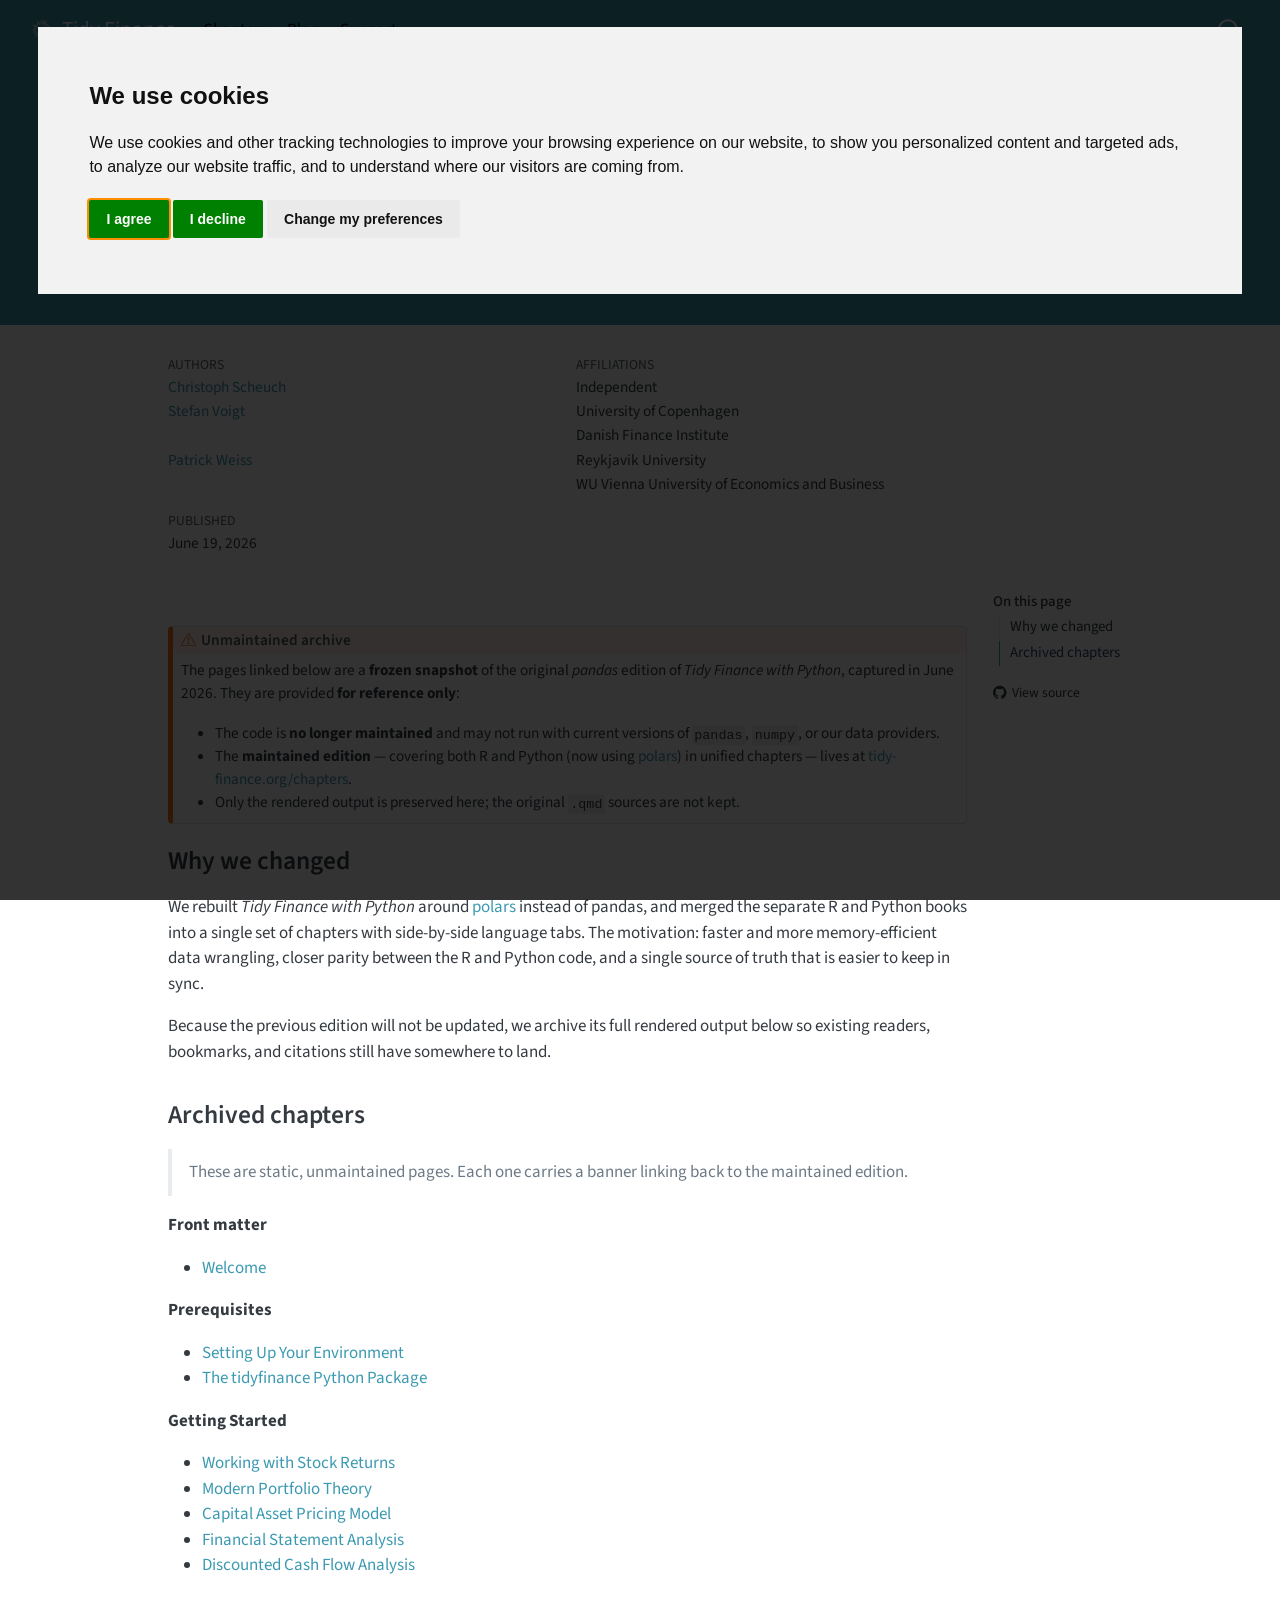
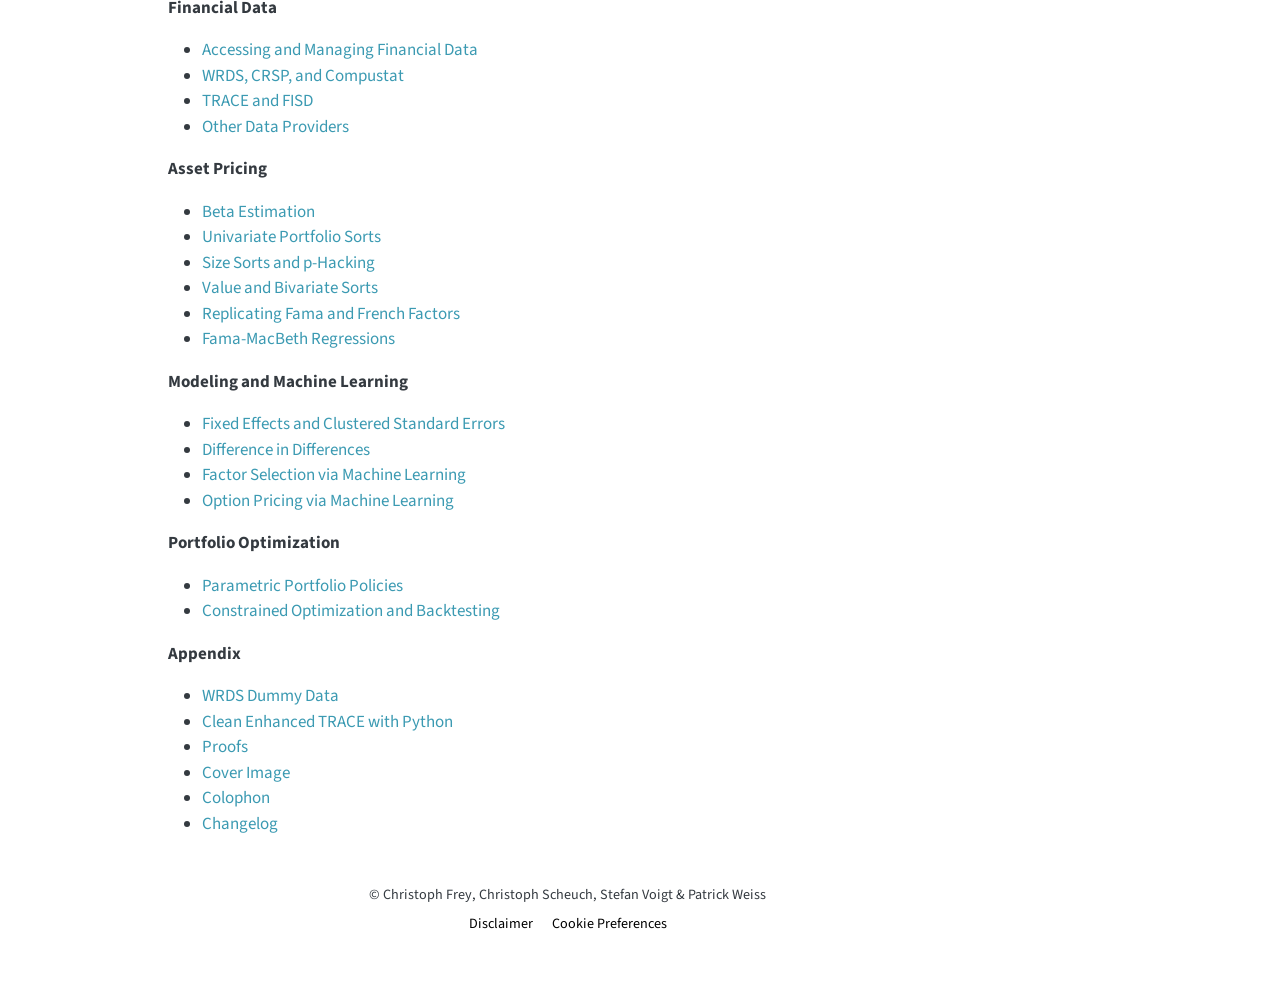
<file: docs/posts/legacy-python-pandas/index.html>
<!DOCTYPE html>
<html xmlns="http://www.w3.org/1999/xhtml" lang="en" xml:lang="en"><head>

<meta charset="utf-8">
<meta name="generator" content="quarto-1.9.38">

<meta name="viewport" content="width=device-width, initial-scale=1.0, user-scalable=yes">

<meta name="author" content="Christoph Scheuch">
<meta name="author" content="Stefan Voigt">
<meta name="author" content="Patrick Weiss">
<meta name="dcterms.date" content="2026-06-19">
<meta name="description" content="We migrated Tidy Finance with Python from pandas to polars and merged the R and Python editions into unified chapters. For reference, this post archives the complete rendered output of the previous pandas edition. It is no longer maintained.">

<title>The legacy pandas edition of Tidy Finance with Python (unmaintained archive) – Tidy Finance</title>
<style>
/* Default styles provided by pandoc.
** See https://pandoc.org/MANUAL.html#variables-for-html for config info.
*/
code{white-space: pre-wrap;}
span.smallcaps{font-variant: small-caps;}
div.columns{display: flex; gap: min(4vw, 1.5em);}
div.column{flex: auto; overflow-x: auto;}
div.hanging-indent{margin-left: 1.5em; text-indent: -1.5em;}
ul.task-list{list-style: none;}
ul.task-list li input[type="checkbox"] {
  width: 0.8em;
  margin: 0 0.8em 0.2em -1em; /* quarto-specific, see https://github.com/quarto-dev/quarto-cli/issues/4556 */ 
  vertical-align: middle;
}
</style>


<script src="../../site_libs/quarto-nav/quarto-nav.js"></script>
<script src="../../site_libs/clipboard/clipboard.min.js"></script>
<script src="../../site_libs/quarto-search/autocomplete.umd.js"></script>
<script src="../../site_libs/quarto-search/fuse.min.js"></script>
<script src="../../site_libs/quarto-search/quarto-search.js"></script>
<meta name="quarto:offset" content="../../">
<link href="../../assets/img/favicon.png" rel="icon" type="image/png">
<script src="../../site_libs/cookie-consent/cookie-consent.js"></script>
<link href="../../site_libs/cookie-consent/cookie-consent.css" rel="stylesheet">
<script src="../../site_libs/quarto-html/quarto.js" type="module"></script>
<script src="../../site_libs/quarto-html/tabsets/tabsets.js" type="module"></script>
<script src="../../site_libs/quarto-html/popper.min.js"></script>
<script src="../../site_libs/quarto-html/tippy.umd.min.js"></script>
<script src="../../site_libs/quarto-html/anchor.min.js"></script>
<link href="../../site_libs/quarto-html/tippy.css" rel="stylesheet">
<link href="../../site_libs/quarto-html/quarto-syntax-highlighting-15634bcf2e68342d4ad2dfa704d543f6.css" rel="stylesheet" id="quarto-text-highlighting-styles">
<script src="../../site_libs/bootstrap/bootstrap.min.js"></script>
<link href="../../site_libs/bootstrap/bootstrap-icons.css" rel="stylesheet">
<link href="../../site_libs/bootstrap/bootstrap-15df67a978eff2724f248dfecb6ea2b0.min.css" rel="stylesheet" append-hash="true" id="quarto-bootstrap" data-mode="light">
<script id="quarto-search-options" type="application/json">{
  "location": "navbar",
  "copy-button": false,
  "collapse-after": 3,
  "panel-placement": "end",
  "type": "overlay",
  "limit": 50,
  "keyboard-shortcut": [
    "f",
    "/",
    "s"
  ],
  "show-item-context": false,
  "language": {
    "search-no-results-text": "No results",
    "search-matching-documents-text": "matching documents",
    "search-copy-link-title": "Copy link to search",
    "search-hide-matches-text": "Hide additional matches",
    "search-more-match-text": "more match in this document",
    "search-more-matches-text": "more matches in this document",
    "search-clear-button-title": "Clear",
    "search-text-placeholder": "",
    "search-detached-cancel-button-title": "Cancel",
    "search-submit-button-title": "Submit",
    "search-label": "Search"
  }
}</script>
<script async="" src="https://www.googletagmanager.com/gtag/js?id=G-DH3KZSMJ5W"></script>

<script type="text/plain" cookie-consent="tracking">

window.dataLayer = window.dataLayer || [];
function gtag(){dataLayer.push(arguments);}
gtag('js', new Date());
gtag('config', 'G-DH3KZSMJ5W', { 'anonymize_ip': true});
</script>

<script type="text/javascript" charset="UTF-8">
document.addEventListener('DOMContentLoaded', function () {
cookieconsent.run({
  "notice_banner_type":"interstitial",
  "consent_type":"express",
  "palette":"light",
  "language":"en",
  "page_load_consent_levels":["strictly-necessary"],
  "notice_banner_reject_button_hide":false,
  "preferences_center_close_button_hide":false,
  "website_name":""
  ,
"language":"en"
  });
});
</script> 
  
<style>html{ scroll-behavior: smooth; }</style>


<link rel="stylesheet" href="../../assets/css/global.css">
<meta property="og:title" content="The legacy pandas edition of Tidy Finance with Python (unmaintained archive) – Tidy Finance">
<meta property="og:description" content="We migrated Tidy Finance with Python from pandas to polars and merged the R and Python editions into unified chapters. For reference, this post archives the complete rendered output of the previous pandas edition. It is no longer maintained.">
<meta property="og:image" content="https://blog.tidy-finance.org/assets/img/cover.png">
<meta property="og:site_name" content="Tidy Finance">
<meta property="og:image:height" content="1800">
<meta property="og:image:width" content="3000">
</head>

<body class="nav-fixed quarto-light">

<div id="quarto-search-results"></div>
  <header id="quarto-header" class="headroom fixed-top quarto-banner">
    <nav class="navbar navbar-expand-lg " data-bs-theme="dark">
      <div class="navbar-container container-fluid">
      <div class="navbar-brand-container mx-auto">
    <a href="https://www.tidy-finance.org" class="navbar-brand navbar-brand-logo">
    <img src="../../assets/img/logo-website-white.png" alt="" class="navbar-logo light-content">
    <img src="../../assets/img/logo-website-white.png" alt="" class="navbar-logo dark-content">
    </a>
    <a class="navbar-brand" href="https://www.tidy-finance.org">
    <span class="navbar-title">Tidy Finance</span>
    </a>
  </div>
            <div id="quarto-search" class="" title="Search"></div>
          <button class="navbar-toggler" type="button" data-bs-toggle="collapse" data-bs-target="#navbarCollapse" aria-controls="navbarCollapse" role="menu" aria-expanded="false" aria-label="Toggle navigation" onclick="if (window.quartoToggleHeadroom) { window.quartoToggleHeadroom(); }">
  <span class="navbar-toggler-icon"></span>
</button>
          <div class="collapse navbar-collapse" id="navbarCollapse">
            <ul class="navbar-nav navbar-nav-scroll me-auto">
  <li class="nav-item">
    <a class="nav-link" href="https://www.tidy-finance.org/chapters/index.html"> 
<span class="menu-text">Chapters</span></a>
  </li>  
  <li class="nav-item">
    <a class="nav-link" href="../../index.html"> 
<span class="menu-text">Blog</span></a>
  </li>  
  <li class="nav-item">
    <a class="nav-link" href="https://www.tidy-finance.org/support.html"> 
<span class="menu-text">Support</span></a>
  </li>  
</ul>
          </div> <!-- /navcollapse -->
            <div class="quarto-navbar-tools">
</div>
      </div> <!-- /container-fluid -->
    </nav>
</header>
<!-- content -->
<header id="title-block-header" class="quarto-title-block default page-columns page-full">
  <div class="quarto-title-banner page-columns page-full">
    <div class="quarto-title column-body">
      <h1 class="title">The legacy pandas edition of Tidy Finance with Python (unmaintained archive)</h1>
                  <div>
        <div class="description">
          <p>We migrated Tidy Finance with Python from pandas to polars and merged the R and Python editions into unified chapters. For reference, this post archives the complete rendered output of the previous pandas edition. It is no longer maintained.</p>
        </div>
      </div>
                          <div class="quarto-categories">
                <div class="quarto-category">Python</div>
                <div class="quarto-category">Data</div>
              </div>
                  </div>
  </div>
    
  <div class="quarto-title-meta-author">
    <div class="quarto-title-meta-heading">Authors</div>
    <div class="quarto-title-meta-heading">Affiliations</div>
    
      <div class="quarto-title-meta-contents">
      <p class="author"><a href="https://www.linkedin.com/in/christophscheuch/">Christoph Scheuch</a> </p>
    </div>
    <div class="quarto-title-meta-contents">
          <p class="affiliation">
              Independent
            </p>
        </div>
      <div class="quarto-title-meta-contents">
      <p class="author"><a href="https://www.voigtstefan.me/">Stefan Voigt</a> </p>
    </div>
    <div class="quarto-title-meta-contents">
          <p class="affiliation">
              University of Copenhagen
            </p>
          <p class="affiliation">
              Danish Finance Institute
            </p>
        </div>
      <div class="quarto-title-meta-contents">
      <p class="author"><a href="https://sites.google.com/view/patrick-weiss">Patrick Weiss</a> </p>
    </div>
    <div class="quarto-title-meta-contents">
          <p class="affiliation">
              Reykjavik University
            </p>
          <p class="affiliation">
              WU Vienna University of Economics and Business
            </p>
        </div>
    </div>

  <div class="quarto-title-meta">

        
      <div>
      <div class="quarto-title-meta-heading">Published</div>
      <div class="quarto-title-meta-contents">
        <p class="date">June 19, 2026</p>
      </div>
    </div>
    
      
    </div>
    
  
  </header><div id="quarto-content" class="quarto-container page-columns page-rows-contents page-layout-article page-navbar">
<!-- sidebar -->
<!-- margin-sidebar -->
    <div id="quarto-margin-sidebar" class="sidebar margin-sidebar">
        <nav id="TOC" role="doc-toc" class="toc-active">
    <h2 id="toc-title">On this page</h2>
   
  <ul>
  <li><a href="#why-we-changed" id="toc-why-we-changed" class="nav-link active" data-scroll-target="#why-we-changed">Why we changed</a></li>
  <li><a href="#archived-chapters" id="toc-archived-chapters" class="nav-link" data-scroll-target="#archived-chapters">Archived chapters</a></li>
  </ul>
<div class="toc-actions"><ul><li><a href="https://github.com/tidy-finance/blog/blob/main/posts/legacy-python-pandas/index.qmd" class="toc-action"><i class="bi bi-github"></i>View source</a></li></ul></div></nav>
    </div>
<!-- main -->
<main class="content quarto-banner-title-block" id="quarto-document-content">





<div class="callout callout-style-default callout-warning callout-titled" title="Unmaintained archive">
<div class="callout-header d-flex align-content-center">
<div class="callout-icon-container">
<i class="callout-icon"></i>
</div>
<div class="callout-title-container flex-fill">
<span class="screen-reader-only">Warning</span>Unmaintained archive
</div>
</div>
<div class="callout-body-container callout-body">
<p>The pages linked below are a <strong>frozen snapshot</strong> of the original <em>pandas</em> edition of <em>Tidy Finance with Python</em>, captured in June 2026. They are provided <strong>for reference only</strong>:</p>
<ul>
<li>The code is <strong>no longer maintained</strong> and may not run with current versions of <code>pandas</code>, <code>numpy</code>, or our data providers.</li>
<li>The <strong>maintained edition</strong> — covering both R and Python (now using <a href="https://pola.rs/">polars</a>) in unified chapters — lives at <a href="../..\chapters/working-with-stock-returns.html">tidy-finance.org/chapters</a>.</li>
<li>Only the rendered output is preserved here; the original <code>.qmd</code> sources are not kept.</li>
</ul>
</div>
</div>
<section id="why-we-changed" class="level2">
<h2 class="anchored" data-anchor-id="why-we-changed">Why we changed</h2>
<p>We rebuilt <em>Tidy Finance with Python</em> around <a href="https://pola.rs/">polars</a> instead of pandas, and merged the separate R and Python books into a single set of chapters with side-by-side language tabs. The motivation: faster and more memory-efficient data wrangling, closer parity between the R and Python code, and a single source of truth that is easier to keep in sync.</p>
<p>Because the previous edition will not be updated, we archive its full rendered output below so existing readers, bookmarks, and citations still have somewhere to land.</p>
</section>
<section id="archived-chapters" class="level2">
<h2 class="anchored" data-anchor-id="archived-chapters">Archived chapters</h2>
<blockquote class="blockquote">
<p>These are static, unmaintained pages. Each one carries a banner linking back to the maintained edition.</p>
</blockquote>
<p><strong>Front matter</strong></p>
<ul>
<li><a href="https://www.tidy-finance.org/legacy-python-pandas/index.html">Welcome</a></li>
</ul>
<p><strong>Prerequisites</strong></p>
<ul>
<li><a href="https://www.tidy-finance.org/legacy-python-pandas/setting-up-your-environment.html">Setting Up Your Environment</a></li>
<li><a href="https://www.tidy-finance.org/legacy-python-pandas/the-tidyfinance-python-package.html">The tidyfinance Python Package</a></li>
</ul>
<p><strong>Getting Started</strong></p>
<ul>
<li><a href="https://www.tidy-finance.org/legacy-python-pandas/working-with-stock-returns.html">Working with Stock Returns</a></li>
<li><a href="https://www.tidy-finance.org/legacy-python-pandas/modern-portfolio-theory.html">Modern Portfolio Theory</a></li>
<li><a href="https://www.tidy-finance.org/legacy-python-pandas/capital-asset-pricing-model.html">Capital Asset Pricing Model</a></li>
<li><a href="https://www.tidy-finance.org/legacy-python-pandas/financial-statement-analysis.html">Financial Statement Analysis</a></li>
<li><a href="https://www.tidy-finance.org/legacy-python-pandas/discounted-cash-flow-analysis.html">Discounted Cash Flow Analysis</a></li>
</ul>
<p><strong>Financial Data</strong></p>
<ul>
<li><a href="https://www.tidy-finance.org/legacy-python-pandas/accessing-and-managing-financial-data.html">Accessing and Managing Financial Data</a></li>
<li><a href="https://www.tidy-finance.org/legacy-python-pandas/wrds-crsp-and-compustat.html">WRDS, CRSP, and Compustat</a></li>
<li><a href="https://www.tidy-finance.org/legacy-python-pandas/trace-and-fisd.html">TRACE and FISD</a></li>
<li><a href="https://www.tidy-finance.org/legacy-python-pandas/other-data-providers.html">Other Data Providers</a></li>
</ul>
<p><strong>Asset Pricing</strong></p>
<ul>
<li><a href="https://www.tidy-finance.org/legacy-python-pandas/beta-estimation.html">Beta Estimation</a></li>
<li><a href="https://www.tidy-finance.org/legacy-python-pandas/univariate-portfolio-sorts.html">Univariate Portfolio Sorts</a></li>
<li><a href="https://www.tidy-finance.org/legacy-python-pandas/size-sorts-and-p-hacking.html">Size Sorts and p-Hacking</a></li>
<li><a href="https://www.tidy-finance.org/legacy-python-pandas/value-and-bivariate-sorts.html">Value and Bivariate Sorts</a></li>
<li><a href="https://www.tidy-finance.org/legacy-python-pandas/replicating-fama-and-french-factors.html">Replicating Fama and French Factors</a></li>
<li><a href="https://www.tidy-finance.org/legacy-python-pandas/fama-macbeth-regressions.html">Fama-MacBeth Regressions</a></li>
</ul>
<p><strong>Modeling and Machine Learning</strong></p>
<ul>
<li><a href="https://www.tidy-finance.org/legacy-python-pandas/fixed-effects-and-clustered-standard-errors.html">Fixed Effects and Clustered Standard Errors</a></li>
<li><a href="https://www.tidy-finance.org/legacy-python-pandas/difference-in-differences.html">Difference in Differences</a></li>
<li><a href="https://www.tidy-finance.org/legacy-python-pandas/factor-selection-via-machine-learning.html">Factor Selection via Machine Learning</a></li>
<li><a href="https://www.tidy-finance.org/legacy-python-pandas/option-pricing-via-machine-learning.html">Option Pricing via Machine Learning</a></li>
</ul>
<p><strong>Portfolio Optimization</strong></p>
<ul>
<li><a href="https://www.tidy-finance.org/legacy-python-pandas/parametric-portfolio-policies.html">Parametric Portfolio Policies</a></li>
<li><a href="https://www.tidy-finance.org/legacy-python-pandas/constrained-optimization-and-backtesting.html">Constrained Optimization and Backtesting</a></li>
</ul>
<p><strong>Appendix</strong></p>
<ul>
<li><a href="https://www.tidy-finance.org/legacy-python-pandas/wrds-dummy-data.html">WRDS Dummy Data</a></li>
<li><a href="https://www.tidy-finance.org/legacy-python-pandas/clean-enhanced-trace-with-python.html">Clean Enhanced TRACE with Python</a></li>
<li><a href="https://www.tidy-finance.org/legacy-python-pandas/proofs.html">Proofs</a></li>
<li><a href="https://www.tidy-finance.org/legacy-python-pandas/cover-image.html">Cover Image</a></li>
<li><a href="https://www.tidy-finance.org/legacy-python-pandas/colophon.html">Colophon</a></li>
<li><a href="https://www.tidy-finance.org/legacy-python-pandas/changelog.html">Changelog</a></li>
</ul>


</section>

</main> <!-- /main -->
<div class="custom-footer">

  <div class="copyright">© Christoph Frey, Christoph Scheuch, Stefan Voigt &amp; Patrick Weiss</div>

  <a href="disclaimer.html">Disclaimer</a>

  <a href="#" id="open_preferences_center">Cookie Preferences</a>

</div>

<script id="quarto-html-after-body" type="application/javascript">
  window.document.addEventListener("DOMContentLoaded", function (event) {
    const icon = "";
    const anchorJS = new window.AnchorJS();
    anchorJS.options = {
      placement: 'right',
      icon: icon
    };
    anchorJS.add('.anchored');
    const isCodeAnnotation = (el) => {
      for (const clz of el.classList) {
        if (clz.startsWith('code-annotation-')) {                     
          return true;
        }
      }
      return false;
    }
    const onCopySuccess = function(e) {
      // button target
      const button = e.trigger;
      // don't keep focus
      button.blur();
      // flash "checked"
      button.classList.add('code-copy-button-checked');
      var currentTitle = button.getAttribute("title");
      button.setAttribute("title", "Copied!");
      let tooltip;
      if (window.bootstrap) {
        button.setAttribute("data-bs-toggle", "tooltip");
        button.setAttribute("data-bs-placement", "left");
        button.setAttribute("data-bs-title", "Copied!");
        tooltip = new bootstrap.Tooltip(button, 
          { trigger: "manual", 
            customClass: "code-copy-button-tooltip",
            offset: [0, -8]});
        tooltip.show();    
      }
      setTimeout(function() {
        if (tooltip) {
          tooltip.hide();
          button.removeAttribute("data-bs-title");
          button.removeAttribute("data-bs-toggle");
          button.removeAttribute("data-bs-placement");
        }
        button.setAttribute("title", currentTitle);
        button.classList.remove('code-copy-button-checked');
      }, 1000);
      // clear code selection
      e.clearSelection();
    }
    const getTextToCopy = function(trigger) {
      const outerScaffold = trigger.parentElement.cloneNode(true);
      const codeEl = outerScaffold.querySelector('code');
      for (const childEl of codeEl.children) {
        if (isCodeAnnotation(childEl)) {
          childEl.remove();
        }
      }
      return codeEl.innerText;
    }
    const clipboard = new window.ClipboardJS('.code-copy-button:not([data-in-quarto-modal])', {
      text: getTextToCopy
    });
    clipboard.on('success', onCopySuccess);
    if (window.document.getElementById('quarto-embedded-source-code-modal')) {
      const clipboardModal = new window.ClipboardJS('.code-copy-button[data-in-quarto-modal]', {
        text: getTextToCopy,
        container: window.document.getElementById('quarto-embedded-source-code-modal')
      });
      clipboardModal.on('success', onCopySuccess);
    }
      var localhostRegex = new RegExp(/^(?:http|https):\/\/localhost\:?[0-9]*\//);
      var mailtoRegex = new RegExp(/^mailto:/);
        var filterRegex = new RegExp("^(?:http:|https:)\/\/www\.tidy-finance\.org");
      var isInternal = (href) => {
          return filterRegex.test(href) || localhostRegex.test(href) || mailtoRegex.test(href);
      }
      // Inspect non-navigation links and adorn them if external
     var links = window.document.querySelectorAll('a[href]:not(.nav-link):not(.navbar-brand):not(.toc-action):not(.sidebar-link):not(.sidebar-item-toggle):not(.pagination-link):not(.no-external):not([aria-hidden]):not(.dropdown-item):not(.quarto-navigation-tool):not(.about-link)');
      for (var i=0; i<links.length; i++) {
        const link = links[i];
        if (!isInternal(link.href)) {
          // undo the damage that might have been done by quarto-nav.js in the case of
          // links that we want to consider external
          if (link.dataset.originalHref !== undefined) {
            link.href = link.dataset.originalHref;
          }
            // target, if specified
            link.setAttribute("target", "_blank");
            if (link.getAttribute("rel") === null) {
              link.setAttribute("rel", "noopener");
            }
        }
      }
    function tippyHover(el, contentFn, onTriggerFn, onUntriggerFn) {
      const config = {
        allowHTML: true,
        maxWidth: 500,
        delay: 100,
        arrow: false,
        appendTo: function(el) {
            return el.parentElement;
        },
        interactive: true,
        interactiveBorder: 10,
        theme: 'quarto',
        placement: 'bottom-start',
      };
      if (contentFn) {
        config.content = contentFn;
      }
      if (onTriggerFn) {
        config.onTrigger = onTriggerFn;
      }
      if (onUntriggerFn) {
        config.onUntrigger = onUntriggerFn;
      }
      window.tippy(el, config); 
    }
    const noterefs = window.document.querySelectorAll('a[role="doc-noteref"]');
    for (var i=0; i<noterefs.length; i++) {
      const ref = noterefs[i];
      tippyHover(ref, function() {
        // use id or data attribute instead here
        let href = ref.getAttribute('data-footnote-href') || ref.getAttribute('href');
        try { href = new URL(href).hash; } catch {}
        const id = href.replace(/^#\/?/, "");
        const note = window.document.getElementById(id);
        if (note) {
          return note.innerHTML;
        } else {
          return "";
        }
      });
    }
    const xrefs = window.document.querySelectorAll('a.quarto-xref');
    const processXRef = (id, note) => {
      // Strip column container classes
      const stripColumnClz = (el) => {
        el.classList.remove("page-full", "page-columns");
        if (el.children) {
          for (const child of el.children) {
            stripColumnClz(child);
          }
        }
      }
      stripColumnClz(note)
      if (id === null || id.startsWith('sec-')) {
        // Special case sections, only their first couple elements
        const container = document.createElement("div");
        if (note.children && note.children.length > 2) {
          container.appendChild(note.children[0].cloneNode(true));
          for (let i = 1; i < note.children.length; i++) {
            const child = note.children[i];
            if (child.tagName === "P" && child.innerText === "") {
              continue;
            } else {
              container.appendChild(child.cloneNode(true));
              break;
            }
          }
          if (window.Quarto?.typesetMath) {
            window.Quarto.typesetMath(container);
          }
          return container.innerHTML
        } else {
          if (window.Quarto?.typesetMath) {
            window.Quarto.typesetMath(note);
          }
          return note.innerHTML;
        }
      } else {
        // Remove any anchor links if they are present
        const anchorLink = note.querySelector('a.anchorjs-link');
        if (anchorLink) {
          anchorLink.remove();
        }
        if (window.Quarto?.typesetMath) {
          window.Quarto.typesetMath(note);
        }
        if (note.classList.contains("callout")) {
          return note.outerHTML;
        } else {
          return note.innerHTML;
        }
      }
    }
    for (var i=0; i<xrefs.length; i++) {
      const xref = xrefs[i];
      tippyHover(xref, undefined, function(instance) {
        instance.disable();
        let url = xref.getAttribute('href');
        let hash = undefined; 
        if (url.startsWith('#')) {
          hash = url;
        } else {
          try { hash = new URL(url).hash; } catch {}
        }
        if (hash) {
          const id = hash.replace(/^#\/?/, "");
          const note = window.document.getElementById(id);
          if (note !== null) {
            try {
              const html = processXRef(id, note.cloneNode(true));
              instance.setContent(html);
            } finally {
              instance.enable();
              instance.show();
            }
          } else {
            // See if we can fetch this
            fetch(url.split('#')[0])
            .then(res => res.text())
            .then(html => {
              const parser = new DOMParser();
              const htmlDoc = parser.parseFromString(html, "text/html");
              const note = htmlDoc.getElementById(id);
              if (note !== null) {
                const html = processXRef(id, note);
                instance.setContent(html);
              } 
            }).finally(() => {
              instance.enable();
              instance.show();
            });
          }
        } else {
          // See if we can fetch a full url (with no hash to target)
          // This is a special case and we should probably do some content thinning / targeting
          fetch(url)
          .then(res => res.text())
          .then(html => {
            const parser = new DOMParser();
            const htmlDoc = parser.parseFromString(html, "text/html");
            const note = htmlDoc.querySelector('main.content');
            if (note !== null) {
              // This should only happen for chapter cross references
              // (since there is no id in the URL)
              // remove the first header
              if (note.children.length > 0 && note.children[0].tagName === "HEADER") {
                note.children[0].remove();
              }
              const html = processXRef(null, note);
              instance.setContent(html);
            } 
          }).finally(() => {
            instance.enable();
            instance.show();
          });
        }
      }, function(instance) {
      });
    }
        let selectedAnnoteEl;
        const selectorForAnnotation = ( cell, annotation) => {
          let cellAttr = 'data-code-cell="' + cell + '"';
          let lineAttr = 'data-code-annotation="' +  annotation + '"';
          const selector = 'span[' + cellAttr + '][' + lineAttr + ']';
          return selector;
        }
        const selectCodeLines = (annoteEl) => {
          const doc = window.document;
          const targetCell = annoteEl.getAttribute("data-target-cell");
          const targetAnnotation = annoteEl.getAttribute("data-target-annotation");
          const annoteSpan = window.document.querySelector(selectorForAnnotation(targetCell, targetAnnotation));
          const lines = annoteSpan.getAttribute("data-code-lines").split(",");
          const lineIds = lines.map((line) => {
            return targetCell + "-" + line;
          })
          let top = null;
          let height = null;
          let parent = null;
          if (lineIds.length > 0) {
              //compute the position of the single el (top and bottom and make a div)
              const el = window.document.getElementById(lineIds[0]);
              top = el.offsetTop;
              height = el.offsetHeight;
              parent = el.parentElement.parentElement;
            if (lineIds.length > 1) {
              const lastEl = window.document.getElementById(lineIds[lineIds.length - 1]);
              const bottom = lastEl.offsetTop + lastEl.offsetHeight;
              height = bottom - top;
            }
            if (top !== null && height !== null && parent !== null) {
              // cook up a div (if necessary) and position it 
              let div = window.document.getElementById("code-annotation-line-highlight");
              if (div === null) {
                div = window.document.createElement("div");
                div.setAttribute("id", "code-annotation-line-highlight");
                div.style.position = 'absolute';
                parent.appendChild(div);
              }
              div.style.top = top - 2 + "px";
              div.style.height = height + 4 + "px";
              div.style.left = 0;
              let gutterDiv = window.document.getElementById("code-annotation-line-highlight-gutter");
              if (gutterDiv === null) {
                gutterDiv = window.document.createElement("div");
                gutterDiv.setAttribute("id", "code-annotation-line-highlight-gutter");
                gutterDiv.style.position = 'absolute';
                const codeCell = window.document.getElementById(targetCell);
                const gutter = codeCell.querySelector('.code-annotation-gutter');
                gutter.appendChild(gutterDiv);
              }
              gutterDiv.style.top = top - 2 + "px";
              gutterDiv.style.height = height + 4 + "px";
            }
            selectedAnnoteEl = annoteEl;
          }
        };
        const unselectCodeLines = () => {
          const elementsIds = ["code-annotation-line-highlight", "code-annotation-line-highlight-gutter"];
          elementsIds.forEach((elId) => {
            const div = window.document.getElementById(elId);
            if (div) {
              div.remove();
            }
          });
          selectedAnnoteEl = undefined;
        };
          // Handle positioning of the toggle
      window.addEventListener(
        "resize",
        throttle(() => {
          elRect = undefined;
          if (selectedAnnoteEl) {
            selectCodeLines(selectedAnnoteEl);
          }
        }, 10)
      );
      function throttle(fn, ms) {
      let throttle = false;
      let timer;
        return (...args) => {
          if(!throttle) { // first call gets through
              fn.apply(this, args);
              throttle = true;
          } else { // all the others get throttled
              if(timer) clearTimeout(timer); // cancel #2
              timer = setTimeout(() => {
                fn.apply(this, args);
                timer = throttle = false;
              }, ms);
          }
        };
      }
        // Attach click handler to the DT
        const annoteDls = window.document.querySelectorAll('dt[data-target-cell]');
        for (const annoteDlNode of annoteDls) {
          annoteDlNode.addEventListener('click', (event) => {
            const clickedEl = event.target;
            if (clickedEl !== selectedAnnoteEl) {
              unselectCodeLines();
              const activeEl = window.document.querySelector('dt[data-target-cell].code-annotation-active');
              if (activeEl) {
                activeEl.classList.remove('code-annotation-active');
              }
              selectCodeLines(clickedEl);
              clickedEl.classList.add('code-annotation-active');
            } else {
              // Unselect the line
              unselectCodeLines();
              clickedEl.classList.remove('code-annotation-active');
            }
          });
        }
    const findCites = (el) => {
      const parentEl = el.parentElement;
      if (parentEl) {
        const cites = parentEl.dataset.cites;
        if (cites) {
          return {
            el,
            cites: cites.split(' ')
          };
        } else {
          return findCites(el.parentElement)
        }
      } else {
        return undefined;
      }
    };
    var bibliorefs = window.document.querySelectorAll('a[role="doc-biblioref"]');
    for (var i=0; i<bibliorefs.length; i++) {
      const ref = bibliorefs[i];
      const citeInfo = findCites(ref);
      if (citeInfo) {
        tippyHover(citeInfo.el, function() {
          var popup = window.document.createElement('div');
          citeInfo.cites.forEach(function(cite) {
            var citeDiv = window.document.createElement('div');
            citeDiv.classList.add('hanging-indent');
            citeDiv.classList.add('csl-entry');
            var biblioDiv = window.document.getElementById('ref-' + cite);
            if (biblioDiv) {
              citeDiv.innerHTML = biblioDiv.innerHTML;
            }
            popup.appendChild(citeDiv);
          });
          return popup.innerHTML;
        });
      }
    }
  });
  </script>
</div> <!-- /content -->
<footer class="footer">
  <div class="nav-footer">
    <div class="nav-footer-left">
      &nbsp;
    </div>   
    <div class="nav-footer-center">

<div class="toc-actions d-sm-block d-md-none"><ul><li><a href="https://github.com/tidy-finance/blog/blob/main/posts/legacy-python-pandas/index.qmd" class="toc-action"><i class="bi bi-github"></i>View source</a></li></ul></div></div>
    <div class="nav-footer-right">
      &nbsp;
    </div>
  </div>
</footer>




<script src="../../site_libs/quarto-html/zenscroll-min.js"></script>
</body></html>
</file>
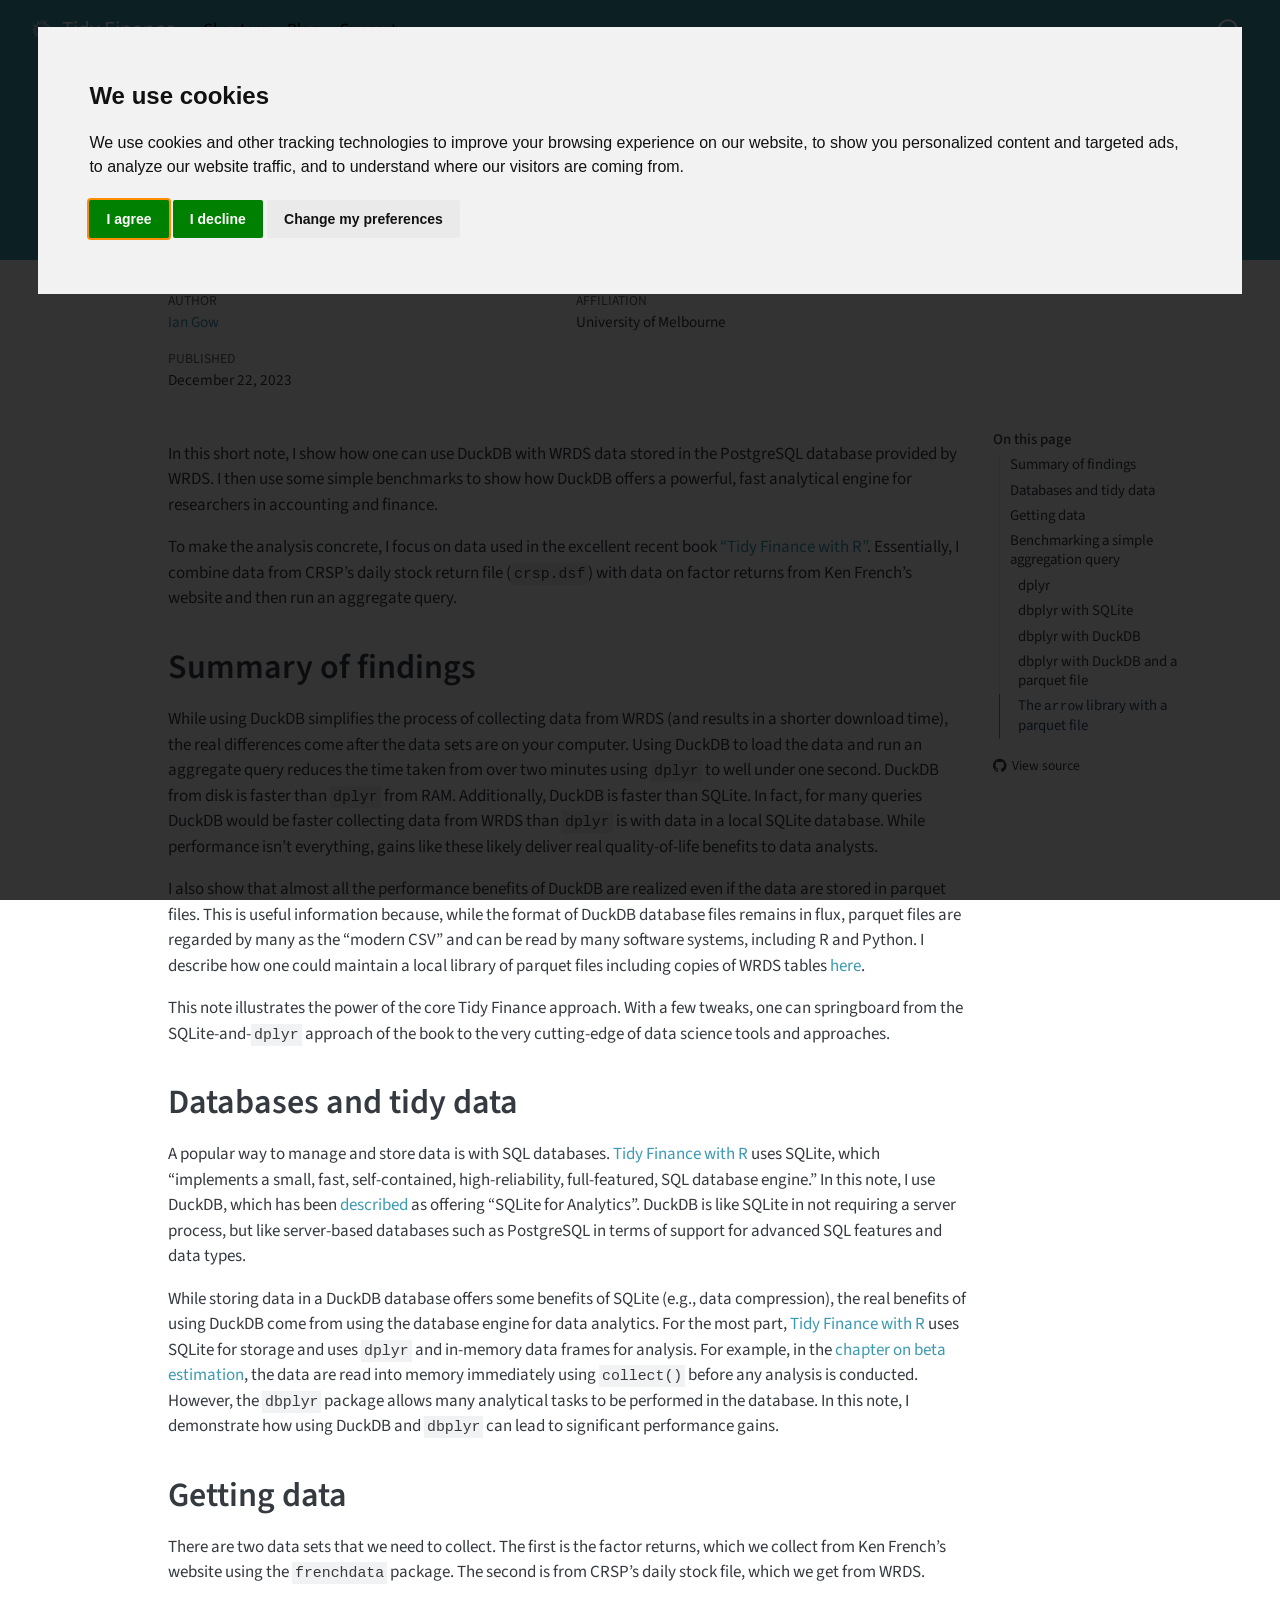
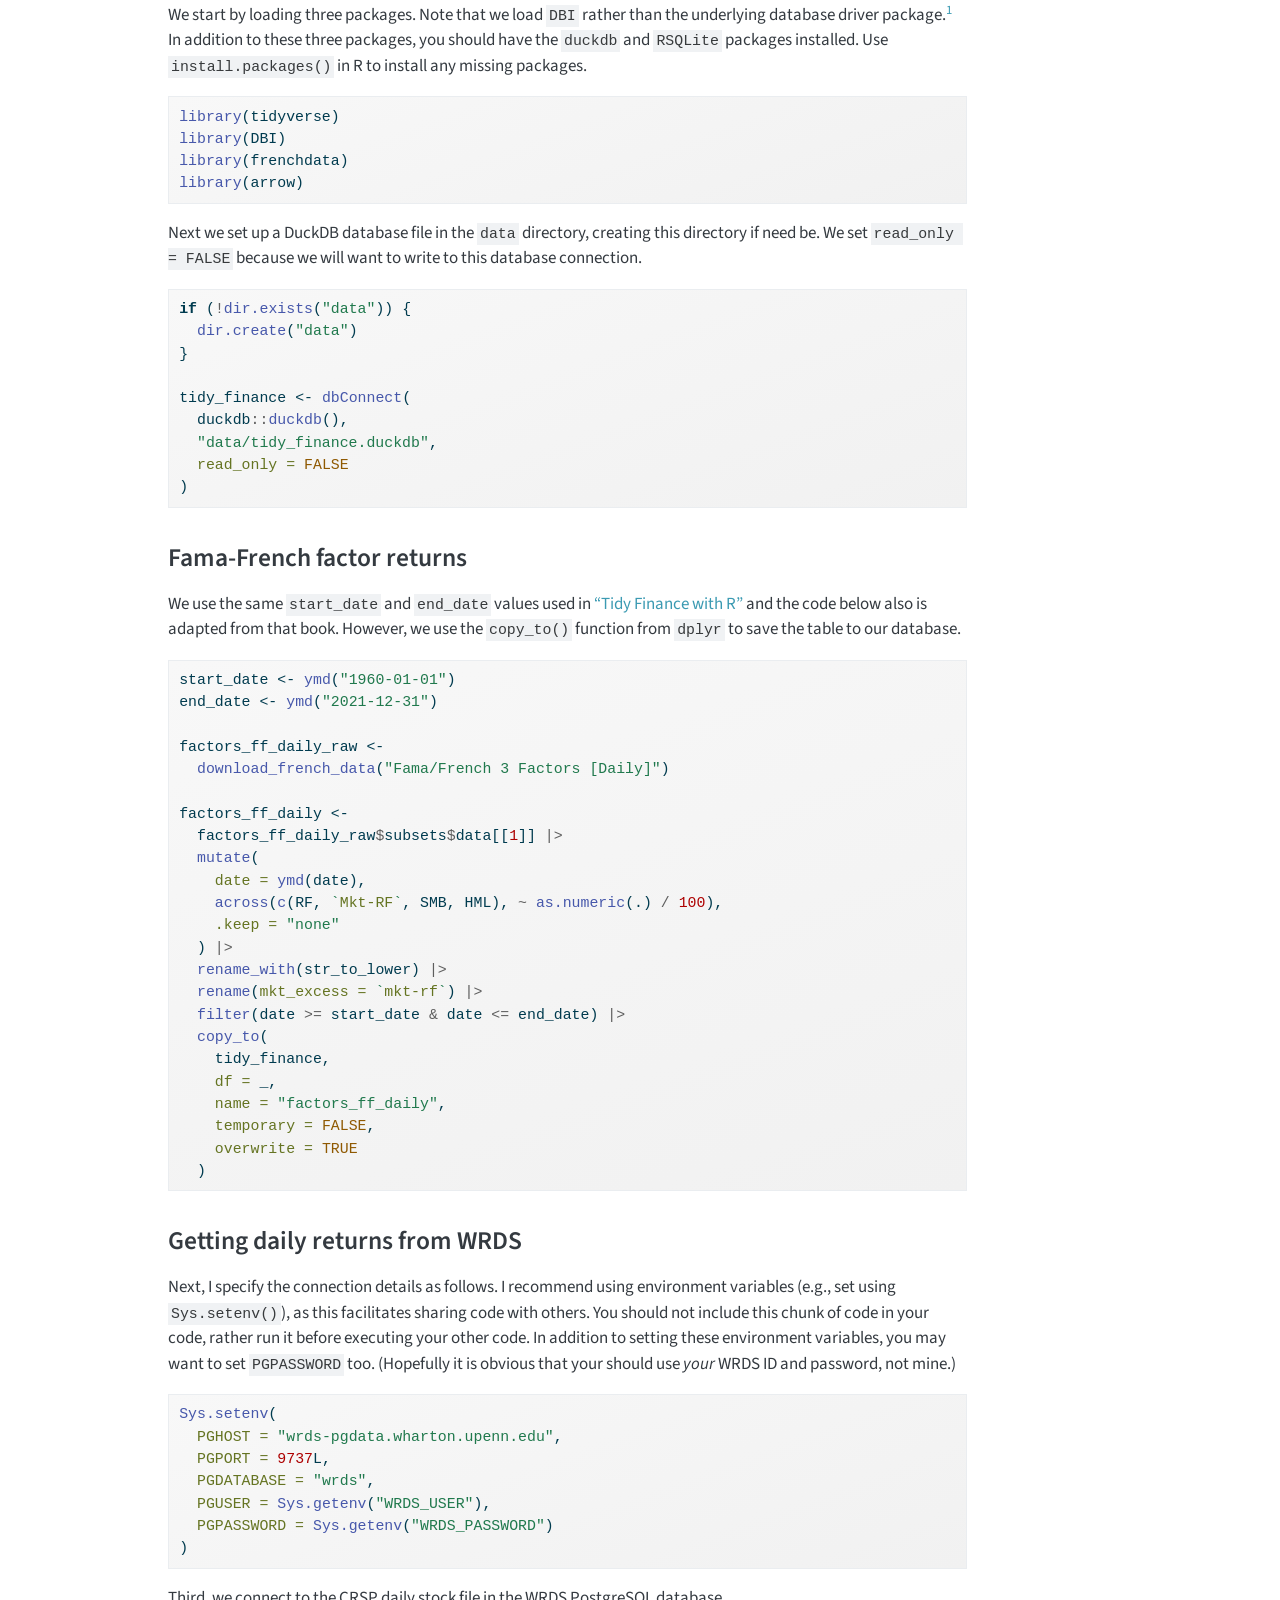
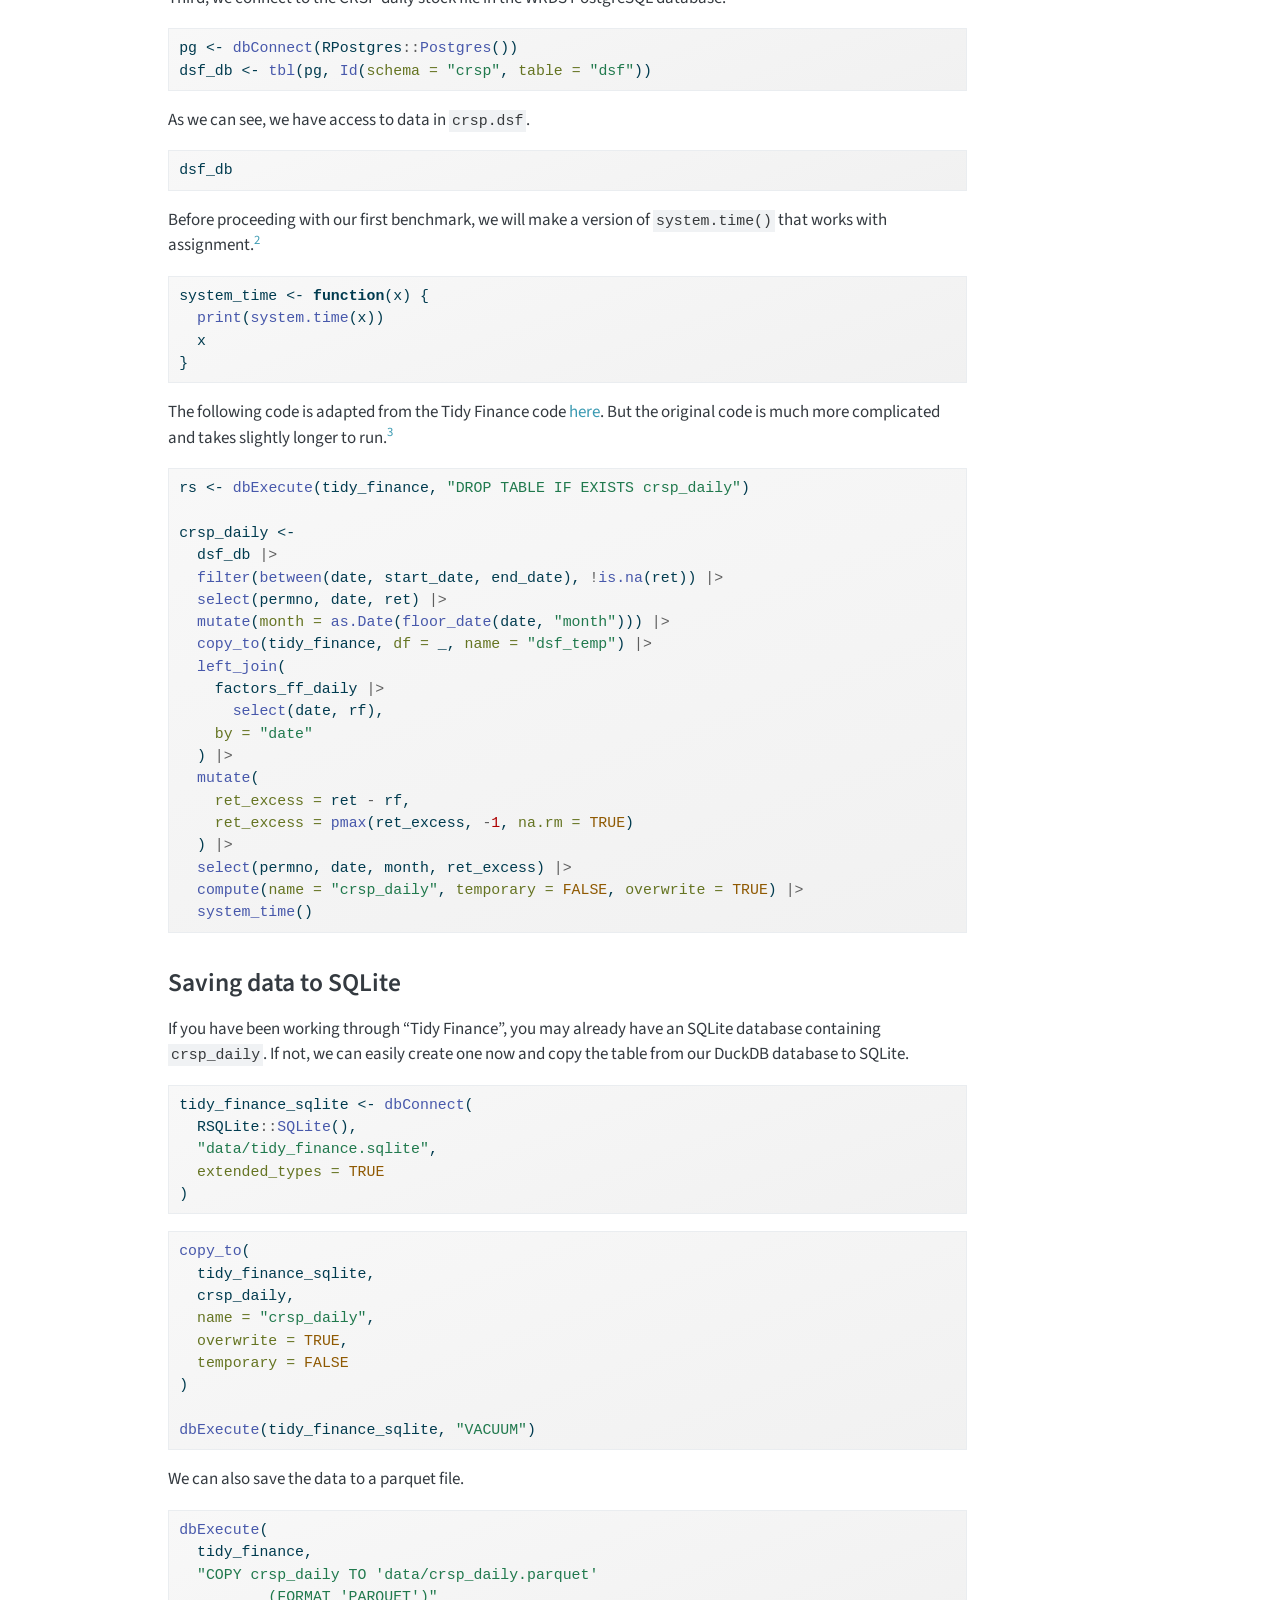
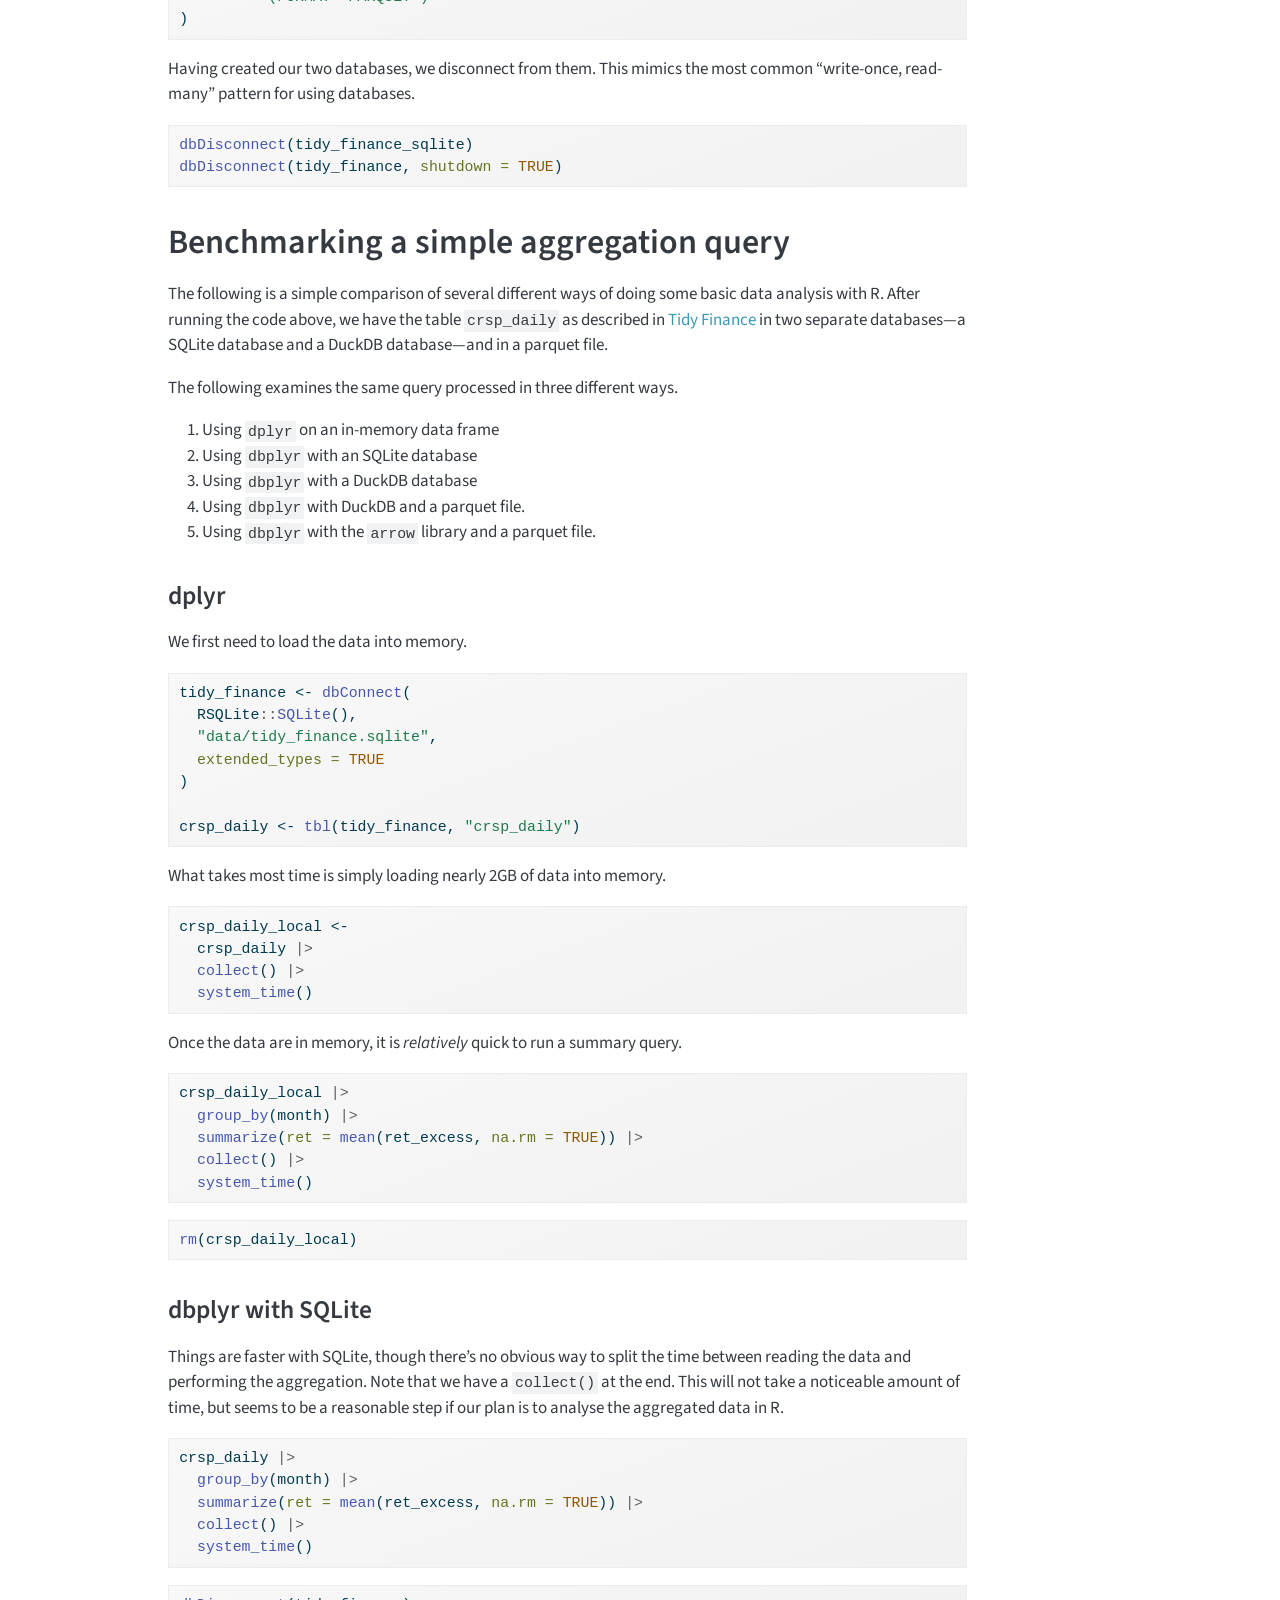
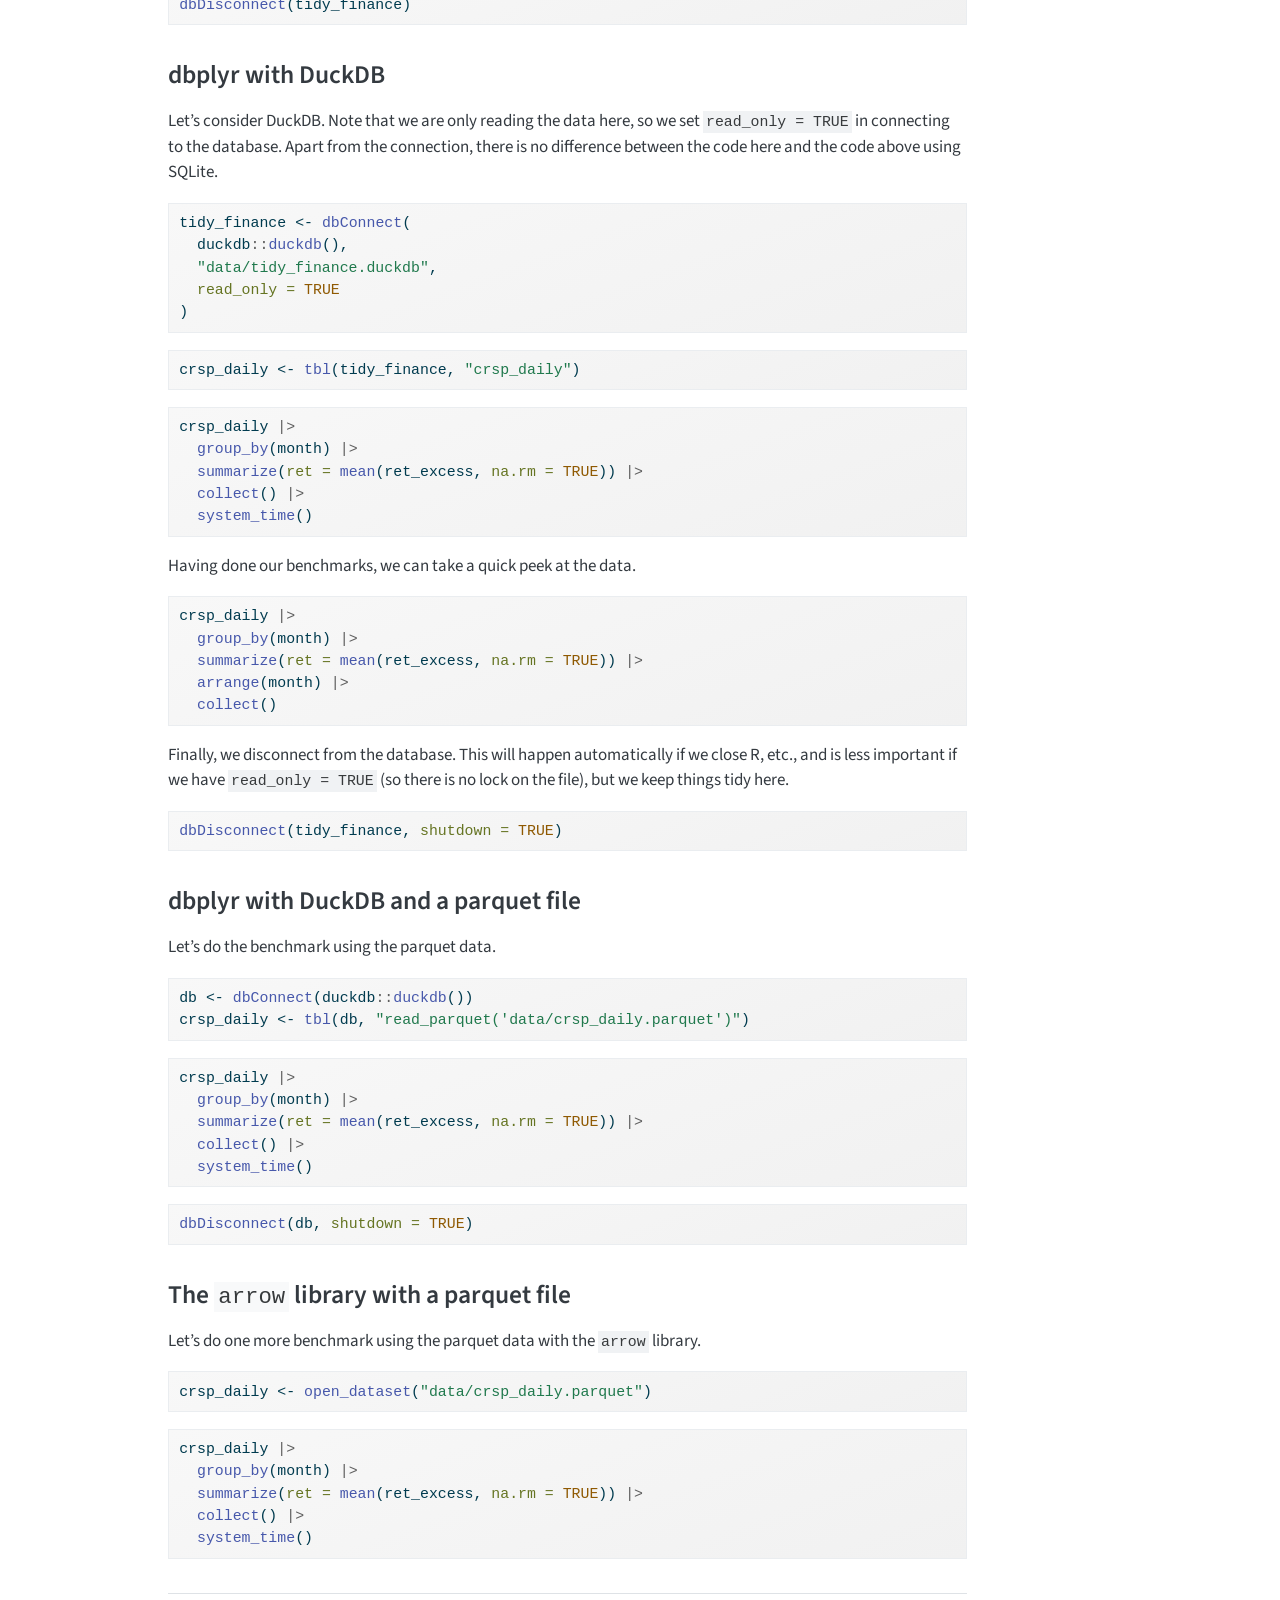
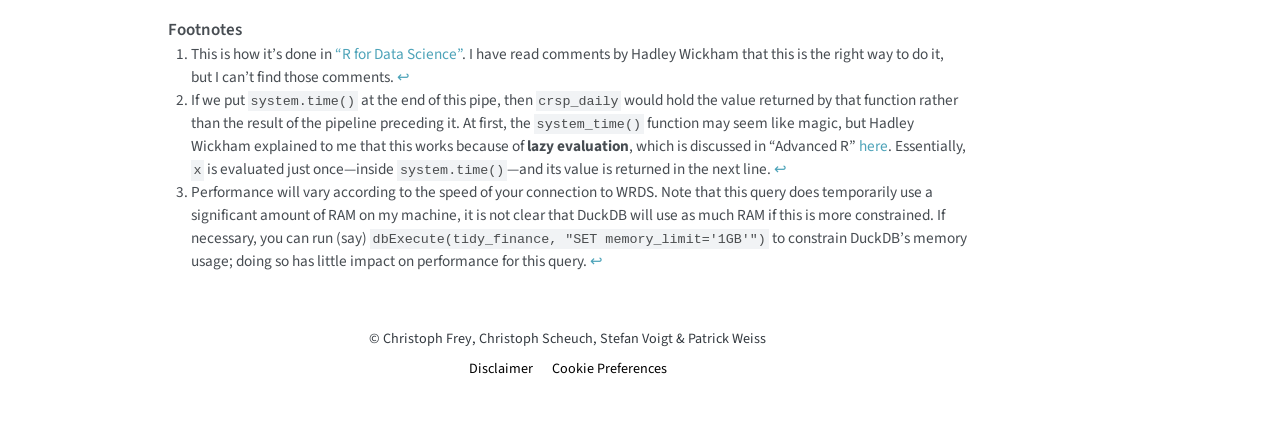
<file: docs/posts/using-duckdb-with-wrds/index.html>
<!DOCTYPE html>
<html xmlns="http://www.w3.org/1999/xhtml" lang="en" xml:lang="en"><head>

<meta charset="utf-8">
<meta name="generator" content="quarto-1.9.38">

<meta name="viewport" content="width=device-width, initial-scale=1.0, user-scalable=yes">

<meta name="author" content="Ian Gow">
<meta name="dcterms.date" content="2023-12-22">
<meta name="description" content="Demonstrate the power of DuckDB and dbplyr with WRDS data.">

<title>Using DuckDB with WRDS Data – Tidy Finance</title>
<style>
/* Default styles provided by pandoc.
** See https://pandoc.org/MANUAL.html#variables-for-html for config info.
*/
code{white-space: pre-wrap;}
span.smallcaps{font-variant: small-caps;}
div.columns{display: flex; gap: min(4vw, 1.5em);}
div.column{flex: auto; overflow-x: auto;}
div.hanging-indent{margin-left: 1.5em; text-indent: -1.5em;}
ul.task-list{list-style: none;}
ul.task-list li input[type="checkbox"] {
  width: 0.8em;
  margin: 0 0.8em 0.2em -1em; /* quarto-specific, see https://github.com/quarto-dev/quarto-cli/issues/4556 */ 
  vertical-align: middle;
}
/* CSS for syntax highlighting */
html { -webkit-text-size-adjust: 100%; }
pre > code.sourceCode { white-space: pre; position: relative; }
pre > code.sourceCode > span { display: inline-block; line-height: 1.25; }
pre > code.sourceCode > span:empty { height: 1.2em; }
.sourceCode { overflow: visible; }
code.sourceCode > span { color: inherit; text-decoration: inherit; }
div.sourceCode { margin: 1em 0; }
pre.sourceCode { margin: 0; }
@media screen {
div.sourceCode { overflow: auto; }
}
@media print {
pre > code.sourceCode { white-space: pre-wrap; }
pre > code.sourceCode > span { text-indent: -5em; padding-left: 5em; }
}
pre.numberSource code
  { counter-reset: source-line 0; }
pre.numberSource code > span
  { position: relative; left: -4em; counter-increment: source-line; }
pre.numberSource code > span > a:first-child::before
  { content: counter(source-line);
    position: relative; left: -1em; text-align: right; vertical-align: baseline;
    border: none; display: inline-block;
    -webkit-touch-callout: none; -webkit-user-select: none;
    -khtml-user-select: none; -moz-user-select: none;
    -ms-user-select: none; user-select: none;
    padding: 0 4px; width: 4em;
  }
pre.numberSource { margin-left: 3em;  padding-left: 4px; }
div.sourceCode
  {   }
@media screen {
pre > code.sourceCode > span > a:first-child::before { text-decoration: underline; }
}
</style>


<script src="../../site_libs/quarto-nav/quarto-nav.js"></script>
<script src="../../site_libs/clipboard/clipboard.min.js"></script>
<script src="../../site_libs/quarto-search/autocomplete.umd.js"></script>
<script src="../../site_libs/quarto-search/fuse.min.js"></script>
<script src="../../site_libs/quarto-search/quarto-search.js"></script>
<meta name="quarto:offset" content="../../">
<link href="../../assets/img/favicon.png" rel="icon" type="image/png">
<script src="../../site_libs/cookie-consent/cookie-consent.js"></script>
<link href="../../site_libs/cookie-consent/cookie-consent.css" rel="stylesheet">
<script src="../../site_libs/quarto-html/quarto.js" type="module"></script>
<script src="../../site_libs/quarto-html/tabsets/tabsets.js" type="module"></script>
<script src="../../site_libs/quarto-html/popper.min.js"></script>
<script src="../../site_libs/quarto-html/tippy.umd.min.js"></script>
<script src="../../site_libs/quarto-html/anchor.min.js"></script>
<link href="../../site_libs/quarto-html/tippy.css" rel="stylesheet">
<link href="../../site_libs/quarto-html/quarto-syntax-highlighting-15634bcf2e68342d4ad2dfa704d543f6.css" rel="stylesheet" id="quarto-text-highlighting-styles">
<script src="../../site_libs/bootstrap/bootstrap.min.js"></script>
<link href="../../site_libs/bootstrap/bootstrap-icons.css" rel="stylesheet">
<link href="../../site_libs/bootstrap/bootstrap-15df67a978eff2724f248dfecb6ea2b0.min.css" rel="stylesheet" append-hash="true" id="quarto-bootstrap" data-mode="light">
<script id="quarto-search-options" type="application/json">{
  "location": "navbar",
  "copy-button": false,
  "collapse-after": 3,
  "panel-placement": "end",
  "type": "overlay",
  "limit": 50,
  "keyboard-shortcut": [
    "f",
    "/",
    "s"
  ],
  "show-item-context": false,
  "language": {
    "search-no-results-text": "No results",
    "search-matching-documents-text": "matching documents",
    "search-copy-link-title": "Copy link to search",
    "search-hide-matches-text": "Hide additional matches",
    "search-more-match-text": "more match in this document",
    "search-more-matches-text": "more matches in this document",
    "search-clear-button-title": "Clear",
    "search-text-placeholder": "",
    "search-detached-cancel-button-title": "Cancel",
    "search-submit-button-title": "Submit",
    "search-label": "Search"
  }
}</script>
<script async="" src="https://www.googletagmanager.com/gtag/js?id=G-DH3KZSMJ5W"></script>

<script type="text/plain" cookie-consent="tracking">

window.dataLayer = window.dataLayer || [];
function gtag(){dataLayer.push(arguments);}
gtag('js', new Date());
gtag('config', 'G-DH3KZSMJ5W', { 'anonymize_ip': true});
</script>

<script type="text/javascript" charset="UTF-8">
document.addEventListener('DOMContentLoaded', function () {
cookieconsent.run({
  "notice_banner_type":"interstitial",
  "consent_type":"express",
  "palette":"light",
  "language":"en",
  "page_load_consent_levels":["strictly-necessary"],
  "notice_banner_reject_button_hide":false,
  "preferences_center_close_button_hide":false,
  "website_name":""
  ,
"language":"en"
  });
});
</script> 
  
<style>html{ scroll-behavior: smooth; }</style>


<link rel="stylesheet" href="../../assets/css/global.css">
<meta property="og:title" content="Using DuckDB with WRDS Data – Tidy Finance">
<meta property="og:description" content="Demonstrate the power of DuckDB and dbplyr with WRDS data.">
<meta property="og:image" content="https://blog.tidy-finance.org/assets/img/cover.png">
<meta property="og:site_name" content="Tidy Finance">
<meta property="og:image:height" content="1800">
<meta property="og:image:width" content="3000">
</head>

<body class="nav-fixed quarto-light">

<div id="quarto-search-results"></div>
  <header id="quarto-header" class="headroom fixed-top quarto-banner">
    <nav class="navbar navbar-expand-lg " data-bs-theme="dark">
      <div class="navbar-container container-fluid">
      <div class="navbar-brand-container mx-auto">
    <a href="https://www.tidy-finance.org" class="navbar-brand navbar-brand-logo">
    <img src="../../assets/img/logo-website-white.png" alt="" class="navbar-logo light-content">
    <img src="../../assets/img/logo-website-white.png" alt="" class="navbar-logo dark-content">
    </a>
    <a class="navbar-brand" href="https://www.tidy-finance.org">
    <span class="navbar-title">Tidy Finance</span>
    </a>
  </div>
            <div id="quarto-search" class="" title="Search"></div>
          <button class="navbar-toggler" type="button" data-bs-toggle="collapse" data-bs-target="#navbarCollapse" aria-controls="navbarCollapse" role="menu" aria-expanded="false" aria-label="Toggle navigation" onclick="if (window.quartoToggleHeadroom) { window.quartoToggleHeadroom(); }">
  <span class="navbar-toggler-icon"></span>
</button>
          <div class="collapse navbar-collapse" id="navbarCollapse">
            <ul class="navbar-nav navbar-nav-scroll me-auto">
  <li class="nav-item">
    <a class="nav-link" href="https://www.tidy-finance.org/chapters/index.html"> 
<span class="menu-text">Chapters</span></a>
  </li>  
  <li class="nav-item">
    <a class="nav-link" href="../../index.html"> 
<span class="menu-text">Blog</span></a>
  </li>  
  <li class="nav-item">
    <a class="nav-link" href="https://www.tidy-finance.org/support.html"> 
<span class="menu-text">Support</span></a>
  </li>  
</ul>
          </div> <!-- /navcollapse -->
            <div class="quarto-navbar-tools">
</div>
      </div> <!-- /container-fluid -->
    </nav>
</header>
<!-- content -->
<header id="title-block-header" class="quarto-title-block default page-columns page-full">
  <div class="quarto-title-banner page-columns page-full">
    <div class="quarto-title column-body">
      <h1 class="title">Using DuckDB with WRDS Data</h1>
                  <div>
        <div class="description">
          Demonstrate the power of DuckDB and dbplyr with WRDS data.
        </div>
      </div>
                          <div class="quarto-categories">
                <div class="quarto-category">Data</div>
                <div class="quarto-category">R</div>
              </div>
                  </div>
  </div>
    
  <div class="quarto-title-meta-author">
    <div class="quarto-title-meta-heading">Author</div>
    <div class="quarto-title-meta-heading">Affiliation</div>
    
      <div class="quarto-title-meta-contents">
      <p class="author"><a href="https://www.linkedin.com/in/iangow/">Ian Gow</a> </p>
    </div>
    <div class="quarto-title-meta-contents">
          <p class="affiliation">
              University of Melbourne
            </p>
        </div>
    </div>

  <div class="quarto-title-meta">

        
      <div>
      <div class="quarto-title-meta-heading">Published</div>
      <div class="quarto-title-meta-contents">
        <p class="date">December 22, 2023</p>
      </div>
    </div>
    
      
    </div>
    
  
  </header><div id="quarto-content" class="quarto-container page-columns page-rows-contents page-layout-article page-navbar">
<!-- sidebar -->
<!-- margin-sidebar -->
    <div id="quarto-margin-sidebar" class="sidebar margin-sidebar">
        <nav id="TOC" role="doc-toc" class="toc-active">
    <h2 id="toc-title">On this page</h2>
   
  <ul>
  <li><a href="#summary-of-findings" id="toc-summary-of-findings" class="nav-link active" data-scroll-target="#summary-of-findings">Summary of findings</a></li>
  <li><a href="#databases-and-tidy-data" id="toc-databases-and-tidy-data" class="nav-link" data-scroll-target="#databases-and-tidy-data">Databases and tidy data</a></li>
  <li><a href="#getting-data" id="toc-getting-data" class="nav-link" data-scroll-target="#getting-data">Getting data</a>
  <ul class="collapse">
  <li><a href="#fama-french-factor-returns" id="toc-fama-french-factor-returns" class="nav-link" data-scroll-target="#fama-french-factor-returns">Fama-French factor returns</a></li>
  <li><a href="#getting-daily-returns-from-wrds" id="toc-getting-daily-returns-from-wrds" class="nav-link" data-scroll-target="#getting-daily-returns-from-wrds">Getting daily returns from WRDS</a></li>
  <li><a href="#saving-data-to-sqlite" id="toc-saving-data-to-sqlite" class="nav-link" data-scroll-target="#saving-data-to-sqlite">Saving data to SQLite</a></li>
  </ul></li>
  <li><a href="#benchmarking-a-simple-aggregation-query" id="toc-benchmarking-a-simple-aggregation-query" class="nav-link" data-scroll-target="#benchmarking-a-simple-aggregation-query">Benchmarking a simple aggregation query</a>
  <ul class="collapse">
  <li><a href="#dplyr" id="toc-dplyr" class="nav-link" data-scroll-target="#dplyr">dplyr</a></li>
  <li><a href="#dbplyr-with-sqlite" id="toc-dbplyr-with-sqlite" class="nav-link" data-scroll-target="#dbplyr-with-sqlite">dbplyr with SQLite</a></li>
  <li><a href="#dbplyr-with-duckdb" id="toc-dbplyr-with-duckdb" class="nav-link" data-scroll-target="#dbplyr-with-duckdb">dbplyr with DuckDB</a></li>
  <li><a href="#dbplyr-with-duckdb-and-a-parquet-file" id="toc-dbplyr-with-duckdb-and-a-parquet-file" class="nav-link" data-scroll-target="#dbplyr-with-duckdb-and-a-parquet-file">dbplyr with DuckDB and a parquet file</a></li>
  <li><a href="#the-arrow-library-with-a-parquet-file" id="toc-the-arrow-library-with-a-parquet-file" class="nav-link" data-scroll-target="#the-arrow-library-with-a-parquet-file">The <code>arrow</code> library with a parquet file</a></li>
  </ul></li>
  </ul>
<div class="toc-actions"><ul><li><a href="https://github.com/tidy-finance/blog/blob/main/posts/using-duckdb-with-wrds/index.qmd" class="toc-action"><i class="bi bi-github"></i>View source</a></li></ul></div></nav>
    </div>
<!-- main -->
<main class="content quarto-banner-title-block" id="quarto-document-content">





<p>In this short note, I show how one can use DuckDB with WRDS data stored in the PostgreSQL database provided by WRDS. I then use some simple benchmarks to show how DuckDB offers a powerful, fast analytical engine for researchers in accounting and finance.</p>
<p>To make the analysis concrete, I focus on data used in the excellent recent book <a href="../../index.html">“Tidy Finance with R”</a>. Essentially, I combine data from CRSP’s daily stock return file (<code>crsp.dsf</code>) with data on factor returns from Ken French’s website and then run an aggregate query.</p>
<section id="summary-of-findings" class="level1">
<h1>Summary of findings</h1>
<p>While using DuckDB simplifies the process of collecting data from WRDS (and results in a shorter download time), the real differences come after the data sets are on your computer. Using DuckDB to load the data and run an aggregate query reduces the time taken from over two minutes using <code>dplyr</code> to well under one second. DuckDB from disk is faster than <code>dplyr</code> from RAM. Additionally, DuckDB is faster than SQLite. In fact, for many queries DuckDB would be faster collecting data from WRDS than <code>dplyr</code> is with data in a local SQLite database. While performance isn’t everything, gains like these likely deliver real quality-of-life benefits to data analysts.</p>
<p>I also show that almost all the performance benefits of DuckDB are realized even if the data are stored in parquet files. This is useful information because, while the format of DuckDB database files remains in flux, parquet files are regarded by many as the “modern CSV” and can be read by many software systems, including R and Python. I describe how one could maintain a local library of parquet files including copies of WRDS tables <a href="https://iangow.github.io/far_book/parquet-wrds.html">here</a>.</p>
<p>This note illustrates the power of the core Tidy Finance approach. With a few tweaks, one can springboard from the SQLite-and-<code>dplyr</code> approach of the book to the very cutting-edge of data science tools and approaches.</p>
</section>
<section id="databases-and-tidy-data" class="level1">
<h1>Databases and tidy data</h1>
<p>A popular way to manage and store data is with SQL databases. <a href="../../index.html">Tidy Finance with R</a> uses SQLite, which “implements a small, fast, self-contained, high-reliability, full-featured, SQL database engine.” In this note, I use DuckDB, which has been <a href="https://medium.com/short-bits/duckdb-sqlite-for-analytics-1273f7267298">described</a> as offering “SQLite for Analytics”. DuckDB is like SQLite in not requiring a server process, but like server-based databases such as PostgreSQL in terms of support for advanced SQL features and data types.</p>
<p>While storing data in a DuckDB database offers some benefits of SQLite (e.g., data compression), the real benefits of using DuckDB come from using the database engine for data analytics. For the most part, <a href="https://www.tidy-finance.org/chapters/index.html">Tidy Finance with R</a> uses SQLite for storage and uses <code>dplyr</code> and in-memory data frames for analysis. For example, in the <a href="https://www.tidy-finance.org/chapters/beta-estimation.html">chapter on beta estimation</a>, the data are read into memory immediately using <code>collect()</code> before any analysis is conducted. However, the <code>dbplyr</code> package allows many analytical tasks to be performed in the database. In this note, I demonstrate how using DuckDB and <code>dbplyr</code> can lead to significant performance gains.</p>
</section>
<section id="getting-data" class="level1">
<h1>Getting data</h1>
<p>There are two data sets that we need to collect. The first is the factor returns, which we collect from Ken French’s website using the <code>frenchdata</code> package. The second is from CRSP’s daily stock file, which we get from WRDS.</p>
<p>We start by loading three packages. Note that we load <code>DBI</code> rather than the underlying database driver package.<a href="#fn1" class="footnote-ref" id="fnref1" role="doc-noteref"><sup>1</sup></a> In addition to these three packages, you should have the <code>duckdb</code> and <code>RSQLite</code> packages installed. Use <code>install.packages()</code> in R to install any missing packages.</p>
<div class="cell">
<div class="code-copy-outer-scaffold"><div class="sourceCode cell-code" id="cb1"><pre class="sourceCode r code-with-copy"><code class="sourceCode r"><span id="cb1-1"><a href="#cb1-1" aria-hidden="true" tabindex="-1"></a><span class="fu">library</span>(tidyverse)</span>
<span id="cb1-2"><a href="#cb1-2" aria-hidden="true" tabindex="-1"></a><span class="fu">library</span>(DBI)</span>
<span id="cb1-3"><a href="#cb1-3" aria-hidden="true" tabindex="-1"></a><span class="fu">library</span>(frenchdata)</span>
<span id="cb1-4"><a href="#cb1-4" aria-hidden="true" tabindex="-1"></a><span class="fu">library</span>(arrow)</span></code></pre></div><button title="Copy to Clipboard" class="code-copy-button"><i class="bi"></i></button></div>
</div>
<p>Next we set up a DuckDB database file in the <code>data</code> directory, creating this directory if need be. We set <code>read_only = FALSE</code> because we will want to write to this database connection.</p>
<div class="cell">
<div class="code-copy-outer-scaffold"><div class="sourceCode cell-code" id="cb2"><pre class="sourceCode r code-with-copy"><code class="sourceCode r"><span id="cb2-1"><a href="#cb2-1" aria-hidden="true" tabindex="-1"></a><span class="cf">if</span> (<span class="sc">!</span><span class="fu">dir.exists</span>(<span class="st">"data"</span>)) {</span>
<span id="cb2-2"><a href="#cb2-2" aria-hidden="true" tabindex="-1"></a>  <span class="fu">dir.create</span>(<span class="st">"data"</span>)</span>
<span id="cb2-3"><a href="#cb2-3" aria-hidden="true" tabindex="-1"></a>}</span>
<span id="cb2-4"><a href="#cb2-4" aria-hidden="true" tabindex="-1"></a></span>
<span id="cb2-5"><a href="#cb2-5" aria-hidden="true" tabindex="-1"></a>tidy_finance <span class="ot">&lt;-</span> <span class="fu">dbConnect</span>(</span>
<span id="cb2-6"><a href="#cb2-6" aria-hidden="true" tabindex="-1"></a>  duckdb<span class="sc">::</span><span class="fu">duckdb</span>(),</span>
<span id="cb2-7"><a href="#cb2-7" aria-hidden="true" tabindex="-1"></a>  <span class="st">"data/tidy_finance.duckdb"</span>,</span>
<span id="cb2-8"><a href="#cb2-8" aria-hidden="true" tabindex="-1"></a>  <span class="at">read_only =</span> <span class="cn">FALSE</span></span>
<span id="cb2-9"><a href="#cb2-9" aria-hidden="true" tabindex="-1"></a>)</span></code></pre></div><button title="Copy to Clipboard" class="code-copy-button"><i class="bi"></i></button></div>
</div>
<section id="fama-french-factor-returns" class="level2">
<h2 class="anchored" data-anchor-id="fama-french-factor-returns">Fama-French factor returns</h2>
<p>We use the same <code>start_date</code> and <code>end_date</code> values used in <a href="../../index.html">“Tidy Finance with R”</a> and the code below also is adapted from that book. However, we use the <code>copy_to()</code> function from <code>dplyr</code> to save the table to our database.</p>
<div class="cell">
<div class="code-copy-outer-scaffold"><div class="sourceCode cell-code" id="cb3"><pre class="sourceCode r code-with-copy"><code class="sourceCode r"><span id="cb3-1"><a href="#cb3-1" aria-hidden="true" tabindex="-1"></a>start_date <span class="ot">&lt;-</span> <span class="fu">ymd</span>(<span class="st">"1960-01-01"</span>)</span>
<span id="cb3-2"><a href="#cb3-2" aria-hidden="true" tabindex="-1"></a>end_date <span class="ot">&lt;-</span> <span class="fu">ymd</span>(<span class="st">"2021-12-31"</span>)</span>
<span id="cb3-3"><a href="#cb3-3" aria-hidden="true" tabindex="-1"></a></span>
<span id="cb3-4"><a href="#cb3-4" aria-hidden="true" tabindex="-1"></a>factors_ff_daily_raw <span class="ot">&lt;-</span></span>
<span id="cb3-5"><a href="#cb3-5" aria-hidden="true" tabindex="-1"></a>  <span class="fu">download_french_data</span>(<span class="st">"Fama/French 3 Factors [Daily]"</span>)</span>
<span id="cb3-6"><a href="#cb3-6" aria-hidden="true" tabindex="-1"></a></span>
<span id="cb3-7"><a href="#cb3-7" aria-hidden="true" tabindex="-1"></a>factors_ff_daily <span class="ot">&lt;-</span></span>
<span id="cb3-8"><a href="#cb3-8" aria-hidden="true" tabindex="-1"></a>  factors_ff_daily_raw<span class="sc">$</span>subsets<span class="sc">$</span>data[[<span class="dv">1</span>]] <span class="sc">|&gt;</span></span>
<span id="cb3-9"><a href="#cb3-9" aria-hidden="true" tabindex="-1"></a>  <span class="fu">mutate</span>(</span>
<span id="cb3-10"><a href="#cb3-10" aria-hidden="true" tabindex="-1"></a>    <span class="at">date =</span> <span class="fu">ymd</span>(date),</span>
<span id="cb3-11"><a href="#cb3-11" aria-hidden="true" tabindex="-1"></a>    <span class="fu">across</span>(<span class="fu">c</span>(RF, <span class="st">`</span><span class="at">Mkt-RF</span><span class="st">`</span>, SMB, HML), <span class="sc">~</span> <span class="fu">as.numeric</span>(.) <span class="sc">/</span> <span class="dv">100</span>),</span>
<span id="cb3-12"><a href="#cb3-12" aria-hidden="true" tabindex="-1"></a>    <span class="at">.keep =</span> <span class="st">"none"</span></span>
<span id="cb3-13"><a href="#cb3-13" aria-hidden="true" tabindex="-1"></a>  ) <span class="sc">|&gt;</span></span>
<span id="cb3-14"><a href="#cb3-14" aria-hidden="true" tabindex="-1"></a>  <span class="fu">rename_with</span>(str_to_lower) <span class="sc">|&gt;</span></span>
<span id="cb3-15"><a href="#cb3-15" aria-hidden="true" tabindex="-1"></a>  <span class="fu">rename</span>(<span class="at">mkt_excess =</span> <span class="st">`</span><span class="at">mkt-rf</span><span class="st">`</span>) <span class="sc">|&gt;</span></span>
<span id="cb3-16"><a href="#cb3-16" aria-hidden="true" tabindex="-1"></a>  <span class="fu">filter</span>(date <span class="sc">&gt;=</span> start_date <span class="sc">&amp;</span> date <span class="sc">&lt;=</span> end_date) <span class="sc">|&gt;</span></span>
<span id="cb3-17"><a href="#cb3-17" aria-hidden="true" tabindex="-1"></a>  <span class="fu">copy_to</span>(</span>
<span id="cb3-18"><a href="#cb3-18" aria-hidden="true" tabindex="-1"></a>    tidy_finance,</span>
<span id="cb3-19"><a href="#cb3-19" aria-hidden="true" tabindex="-1"></a>    <span class="at">df =</span> _,</span>
<span id="cb3-20"><a href="#cb3-20" aria-hidden="true" tabindex="-1"></a>    <span class="at">name =</span> <span class="st">"factors_ff_daily"</span>,</span>
<span id="cb3-21"><a href="#cb3-21" aria-hidden="true" tabindex="-1"></a>    <span class="at">temporary =</span> <span class="cn">FALSE</span>,</span>
<span id="cb3-22"><a href="#cb3-22" aria-hidden="true" tabindex="-1"></a>    <span class="at">overwrite =</span> <span class="cn">TRUE</span></span>
<span id="cb3-23"><a href="#cb3-23" aria-hidden="true" tabindex="-1"></a>  )</span></code></pre></div><button title="Copy to Clipboard" class="code-copy-button"><i class="bi"></i></button></div>
</div>
</section>
<section id="getting-daily-returns-from-wrds" class="level2">
<h2 class="anchored" data-anchor-id="getting-daily-returns-from-wrds">Getting daily returns from WRDS</h2>
<p>Next, I specify the connection details as follows. I recommend using environment variables (e.g., set using <code>Sys.setenv()</code>), as this facilitates sharing code with others. You should not include this chunk of code in your code, rather run it before executing your other code. In addition to setting these environment variables, you may want to set <code>PGPASSWORD</code> too. (Hopefully it is obvious that your should use <em>your</em> WRDS ID and password, not mine.)</p>
<div class="cell">
<div class="code-copy-outer-scaffold"><div class="sourceCode cell-code" id="cb4"><pre class="sourceCode r code-with-copy"><code class="sourceCode r"><span id="cb4-1"><a href="#cb4-1" aria-hidden="true" tabindex="-1"></a><span class="fu">Sys.setenv</span>(</span>
<span id="cb4-2"><a href="#cb4-2" aria-hidden="true" tabindex="-1"></a>  <span class="at">PGHOST =</span> <span class="st">"wrds-pgdata.wharton.upenn.edu"</span>,</span>
<span id="cb4-3"><a href="#cb4-3" aria-hidden="true" tabindex="-1"></a>  <span class="at">PGPORT =</span> <span class="dv">9737</span>L,</span>
<span id="cb4-4"><a href="#cb4-4" aria-hidden="true" tabindex="-1"></a>  <span class="at">PGDATABASE =</span> <span class="st">"wrds"</span>,</span>
<span id="cb4-5"><a href="#cb4-5" aria-hidden="true" tabindex="-1"></a>  <span class="at">PGUSER =</span> <span class="fu">Sys.getenv</span>(<span class="st">"WRDS_USER"</span>),</span>
<span id="cb4-6"><a href="#cb4-6" aria-hidden="true" tabindex="-1"></a>  <span class="at">PGPASSWORD =</span> <span class="fu">Sys.getenv</span>(<span class="st">"WRDS_PASSWORD"</span>)</span>
<span id="cb4-7"><a href="#cb4-7" aria-hidden="true" tabindex="-1"></a>)</span></code></pre></div><button title="Copy to Clipboard" class="code-copy-button"><i class="bi"></i></button></div>
</div>
<p>Third, we connect to the CRSP daily stock file in the WRDS PostgreSQL database.</p>
<div class="cell">
<div class="code-copy-outer-scaffold"><div class="sourceCode cell-code" id="cb5"><pre class="sourceCode r code-with-copy"><code class="sourceCode r"><span id="cb5-1"><a href="#cb5-1" aria-hidden="true" tabindex="-1"></a>pg <span class="ot">&lt;-</span> <span class="fu">dbConnect</span>(RPostgres<span class="sc">::</span><span class="fu">Postgres</span>())</span>
<span id="cb5-2"><a href="#cb5-2" aria-hidden="true" tabindex="-1"></a>dsf_db <span class="ot">&lt;-</span> <span class="fu">tbl</span>(pg, <span class="fu">Id</span>(<span class="at">schema =</span> <span class="st">"crsp"</span>, <span class="at">table =</span> <span class="st">"dsf"</span>))</span></code></pre></div><button title="Copy to Clipboard" class="code-copy-button"><i class="bi"></i></button></div>
</div>
<p>As we can see, we have access to data in <code>crsp.dsf</code>.</p>
<div class="cell">
<div class="code-copy-outer-scaffold"><div class="sourceCode cell-code" id="cb6"><pre class="sourceCode r code-with-copy"><code class="sourceCode r"><span id="cb6-1"><a href="#cb6-1" aria-hidden="true" tabindex="-1"></a>dsf_db</span></code></pre></div><button title="Copy to Clipboard" class="code-copy-button"><i class="bi"></i></button></div>
</div>
<p>Before proceeding with our first benchmark, we will make a version of <code>system.time()</code> that works with assignment.<a href="#fn2" class="footnote-ref" id="fnref2" role="doc-noteref"><sup>2</sup></a></p>
<div class="cell">
<div class="code-copy-outer-scaffold"><div class="sourceCode cell-code" id="cb7"><pre class="sourceCode r code-with-copy"><code class="sourceCode r"><span id="cb7-1"><a href="#cb7-1" aria-hidden="true" tabindex="-1"></a>system_time <span class="ot">&lt;-</span> <span class="cf">function</span>(x) {</span>
<span id="cb7-2"><a href="#cb7-2" aria-hidden="true" tabindex="-1"></a>  <span class="fu">print</span>(<span class="fu">system.time</span>(x))</span>
<span id="cb7-3"><a href="#cb7-3" aria-hidden="true" tabindex="-1"></a>  x</span>
<span id="cb7-4"><a href="#cb7-4" aria-hidden="true" tabindex="-1"></a>}</span></code></pre></div><button title="Copy to Clipboard" class="code-copy-button"><i class="bi"></i></button></div>
</div>
<p>The following code is adapted from the Tidy Finance code <a href="https://www.tidy-finance.org/chapters/wrds-crsp-and-compustat.html">here</a>. But the original code is much more complicated and takes slightly longer to run.<a href="#fn3" class="footnote-ref" id="fnref3" role="doc-noteref"><sup>3</sup></a></p>
<div class="cell" data-freeze="auto">
<div class="code-copy-outer-scaffold"><div class="sourceCode cell-code" id="cb8"><pre class="sourceCode r code-with-copy"><code class="sourceCode r"><span id="cb8-1"><a href="#cb8-1" aria-hidden="true" tabindex="-1"></a>rs <span class="ot">&lt;-</span> <span class="fu">dbExecute</span>(tidy_finance, <span class="st">"DROP TABLE IF EXISTS crsp_daily"</span>)</span>
<span id="cb8-2"><a href="#cb8-2" aria-hidden="true" tabindex="-1"></a></span>
<span id="cb8-3"><a href="#cb8-3" aria-hidden="true" tabindex="-1"></a>crsp_daily <span class="ot">&lt;-</span></span>
<span id="cb8-4"><a href="#cb8-4" aria-hidden="true" tabindex="-1"></a>  dsf_db <span class="sc">|&gt;</span></span>
<span id="cb8-5"><a href="#cb8-5" aria-hidden="true" tabindex="-1"></a>  <span class="fu">filter</span>(<span class="fu">between</span>(date, start_date, end_date), <span class="sc">!</span><span class="fu">is.na</span>(ret)) <span class="sc">|&gt;</span></span>
<span id="cb8-6"><a href="#cb8-6" aria-hidden="true" tabindex="-1"></a>  <span class="fu">select</span>(permno, date, ret) <span class="sc">|&gt;</span></span>
<span id="cb8-7"><a href="#cb8-7" aria-hidden="true" tabindex="-1"></a>  <span class="fu">mutate</span>(<span class="at">month =</span> <span class="fu">as.Date</span>(<span class="fu">floor_date</span>(date, <span class="st">"month"</span>))) <span class="sc">|&gt;</span></span>
<span id="cb8-8"><a href="#cb8-8" aria-hidden="true" tabindex="-1"></a>  <span class="fu">copy_to</span>(tidy_finance, <span class="at">df =</span> _, <span class="at">name =</span> <span class="st">"dsf_temp"</span>) <span class="sc">|&gt;</span></span>
<span id="cb8-9"><a href="#cb8-9" aria-hidden="true" tabindex="-1"></a>  <span class="fu">left_join</span>(</span>
<span id="cb8-10"><a href="#cb8-10" aria-hidden="true" tabindex="-1"></a>    factors_ff_daily <span class="sc">|&gt;</span></span>
<span id="cb8-11"><a href="#cb8-11" aria-hidden="true" tabindex="-1"></a>      <span class="fu">select</span>(date, rf),</span>
<span id="cb8-12"><a href="#cb8-12" aria-hidden="true" tabindex="-1"></a>    <span class="at">by =</span> <span class="st">"date"</span></span>
<span id="cb8-13"><a href="#cb8-13" aria-hidden="true" tabindex="-1"></a>  ) <span class="sc">|&gt;</span></span>
<span id="cb8-14"><a href="#cb8-14" aria-hidden="true" tabindex="-1"></a>  <span class="fu">mutate</span>(</span>
<span id="cb8-15"><a href="#cb8-15" aria-hidden="true" tabindex="-1"></a>    <span class="at">ret_excess =</span> ret <span class="sc">-</span> rf,</span>
<span id="cb8-16"><a href="#cb8-16" aria-hidden="true" tabindex="-1"></a>    <span class="at">ret_excess =</span> <span class="fu">pmax</span>(ret_excess, <span class="sc">-</span><span class="dv">1</span>, <span class="at">na.rm =</span> <span class="cn">TRUE</span>)</span>
<span id="cb8-17"><a href="#cb8-17" aria-hidden="true" tabindex="-1"></a>  ) <span class="sc">|&gt;</span></span>
<span id="cb8-18"><a href="#cb8-18" aria-hidden="true" tabindex="-1"></a>  <span class="fu">select</span>(permno, date, month, ret_excess) <span class="sc">|&gt;</span></span>
<span id="cb8-19"><a href="#cb8-19" aria-hidden="true" tabindex="-1"></a>  <span class="fu">compute</span>(<span class="at">name =</span> <span class="st">"crsp_daily"</span>, <span class="at">temporary =</span> <span class="cn">FALSE</span>, <span class="at">overwrite =</span> <span class="cn">TRUE</span>) <span class="sc">|&gt;</span></span>
<span id="cb8-20"><a href="#cb8-20" aria-hidden="true" tabindex="-1"></a>  <span class="fu">system_time</span>()</span></code></pre></div><button title="Copy to Clipboard" class="code-copy-button"><i class="bi"></i></button></div>
</div>
</section>
<section id="saving-data-to-sqlite" class="level2">
<h2 class="anchored" data-anchor-id="saving-data-to-sqlite">Saving data to SQLite</h2>
<p>If you have been working through “Tidy Finance”, you may already have an SQLite database containing <code>crsp_daily</code>. If not, we can easily create one now and copy the table from our DuckDB database to SQLite.</p>
<div class="cell">
<div class="code-copy-outer-scaffold"><div class="sourceCode cell-code" id="cb9"><pre class="sourceCode r code-with-copy"><code class="sourceCode r"><span id="cb9-1"><a href="#cb9-1" aria-hidden="true" tabindex="-1"></a>tidy_finance_sqlite <span class="ot">&lt;-</span> <span class="fu">dbConnect</span>(</span>
<span id="cb9-2"><a href="#cb9-2" aria-hidden="true" tabindex="-1"></a>  RSQLite<span class="sc">::</span><span class="fu">SQLite</span>(),</span>
<span id="cb9-3"><a href="#cb9-3" aria-hidden="true" tabindex="-1"></a>  <span class="st">"data/tidy_finance.sqlite"</span>,</span>
<span id="cb9-4"><a href="#cb9-4" aria-hidden="true" tabindex="-1"></a>  <span class="at">extended_types =</span> <span class="cn">TRUE</span></span>
<span id="cb9-5"><a href="#cb9-5" aria-hidden="true" tabindex="-1"></a>)</span></code></pre></div><button title="Copy to Clipboard" class="code-copy-button"><i class="bi"></i></button></div>
</div>
<div class="cell">
<div class="code-copy-outer-scaffold"><div class="sourceCode cell-code" id="cb10"><pre class="sourceCode r code-with-copy"><code class="sourceCode r"><span id="cb10-1"><a href="#cb10-1" aria-hidden="true" tabindex="-1"></a><span class="fu">copy_to</span>(</span>
<span id="cb10-2"><a href="#cb10-2" aria-hidden="true" tabindex="-1"></a>  tidy_finance_sqlite,</span>
<span id="cb10-3"><a href="#cb10-3" aria-hidden="true" tabindex="-1"></a>  crsp_daily,</span>
<span id="cb10-4"><a href="#cb10-4" aria-hidden="true" tabindex="-1"></a>  <span class="at">name =</span> <span class="st">"crsp_daily"</span>,</span>
<span id="cb10-5"><a href="#cb10-5" aria-hidden="true" tabindex="-1"></a>  <span class="at">overwrite =</span> <span class="cn">TRUE</span>,</span>
<span id="cb10-6"><a href="#cb10-6" aria-hidden="true" tabindex="-1"></a>  <span class="at">temporary =</span> <span class="cn">FALSE</span></span>
<span id="cb10-7"><a href="#cb10-7" aria-hidden="true" tabindex="-1"></a>)</span>
<span id="cb10-8"><a href="#cb10-8" aria-hidden="true" tabindex="-1"></a></span>
<span id="cb10-9"><a href="#cb10-9" aria-hidden="true" tabindex="-1"></a><span class="fu">dbExecute</span>(tidy_finance_sqlite, <span class="st">"VACUUM"</span>)</span></code></pre></div><button title="Copy to Clipboard" class="code-copy-button"><i class="bi"></i></button></div>
</div>
<p>We can also save the data to a parquet file.</p>
<div class="cell">
<div class="code-copy-outer-scaffold"><div class="sourceCode cell-code" id="cb11"><pre class="sourceCode r code-with-copy"><code class="sourceCode r"><span id="cb11-1"><a href="#cb11-1" aria-hidden="true" tabindex="-1"></a><span class="fu">dbExecute</span>(</span>
<span id="cb11-2"><a href="#cb11-2" aria-hidden="true" tabindex="-1"></a>  tidy_finance,</span>
<span id="cb11-3"><a href="#cb11-3" aria-hidden="true" tabindex="-1"></a>  <span class="st">"COPY crsp_daily TO 'data/crsp_daily.parquet' </span></span>
<span id="cb11-4"><a href="#cb11-4" aria-hidden="true" tabindex="-1"></a><span class="st">          (FORMAT 'PARQUET')"</span></span>
<span id="cb11-5"><a href="#cb11-5" aria-hidden="true" tabindex="-1"></a>)</span></code></pre></div><button title="Copy to Clipboard" class="code-copy-button"><i class="bi"></i></button></div>
</div>
<p>Having created our two databases, we disconnect from them. This mimics the most common “write-once, read-many” pattern for using databases.</p>
<div class="cell">
<div class="code-copy-outer-scaffold"><div class="sourceCode cell-code" id="cb12"><pre class="sourceCode r code-with-copy"><code class="sourceCode r"><span id="cb12-1"><a href="#cb12-1" aria-hidden="true" tabindex="-1"></a><span class="fu">dbDisconnect</span>(tidy_finance_sqlite)</span>
<span id="cb12-2"><a href="#cb12-2" aria-hidden="true" tabindex="-1"></a><span class="fu">dbDisconnect</span>(tidy_finance, <span class="at">shutdown =</span> <span class="cn">TRUE</span>)</span></code></pre></div><button title="Copy to Clipboard" class="code-copy-button"><i class="bi"></i></button></div>
</div>
</section>
</section>
<section id="benchmarking-a-simple-aggregation-query" class="level1">
<h1>Benchmarking a simple aggregation query</h1>
<p>The following is a simple comparison of several different ways of doing some basic data analysis with R. After running the code above, we have the table <code>crsp_daily</code> as described in <a href="https://www.tidy-finance.org/wrds-crsp-and-compustat.html#daily-crsp-data">Tidy Finance</a> in two separate databases—a SQLite database and a DuckDB database—and in a parquet file.</p>
<p>The following examines the same query processed in three different ways.</p>
<ol type="1">
<li>Using <code>dplyr</code> on an in-memory data frame</li>
<li>Using <code>dbplyr</code> with an SQLite database</li>
<li>Using <code>dbplyr</code> with a DuckDB database</li>
<li>Using <code>dbplyr</code> with DuckDB and a parquet file.</li>
<li>Using <code>dbplyr</code> with the <code>arrow</code> library and a parquet file.</li>
</ol>
<section id="dplyr" class="level2">
<h2 class="anchored" data-anchor-id="dplyr">dplyr</h2>
<p>We first need to load the data into memory.</p>
<div class="cell">
<div class="code-copy-outer-scaffold"><div class="sourceCode cell-code" id="cb13"><pre class="sourceCode r code-with-copy"><code class="sourceCode r"><span id="cb13-1"><a href="#cb13-1" aria-hidden="true" tabindex="-1"></a>tidy_finance <span class="ot">&lt;-</span> <span class="fu">dbConnect</span>(</span>
<span id="cb13-2"><a href="#cb13-2" aria-hidden="true" tabindex="-1"></a>  RSQLite<span class="sc">::</span><span class="fu">SQLite</span>(),</span>
<span id="cb13-3"><a href="#cb13-3" aria-hidden="true" tabindex="-1"></a>  <span class="st">"data/tidy_finance.sqlite"</span>,</span>
<span id="cb13-4"><a href="#cb13-4" aria-hidden="true" tabindex="-1"></a>  <span class="at">extended_types =</span> <span class="cn">TRUE</span></span>
<span id="cb13-5"><a href="#cb13-5" aria-hidden="true" tabindex="-1"></a>)</span>
<span id="cb13-6"><a href="#cb13-6" aria-hidden="true" tabindex="-1"></a></span>
<span id="cb13-7"><a href="#cb13-7" aria-hidden="true" tabindex="-1"></a>crsp_daily <span class="ot">&lt;-</span> <span class="fu">tbl</span>(tidy_finance, <span class="st">"crsp_daily"</span>)</span></code></pre></div><button title="Copy to Clipboard" class="code-copy-button"><i class="bi"></i></button></div>
</div>
<p>What takes most time is simply loading nearly 2GB of data into memory.</p>
<div class="cell" data-freezer="auto">
<div class="code-copy-outer-scaffold"><div class="sourceCode cell-code" id="cb14"><pre class="sourceCode r code-with-copy"><code class="sourceCode r"><span id="cb14-1"><a href="#cb14-1" aria-hidden="true" tabindex="-1"></a>crsp_daily_local <span class="ot">&lt;-</span></span>
<span id="cb14-2"><a href="#cb14-2" aria-hidden="true" tabindex="-1"></a>  crsp_daily <span class="sc">|&gt;</span></span>
<span id="cb14-3"><a href="#cb14-3" aria-hidden="true" tabindex="-1"></a>  <span class="fu">collect</span>() <span class="sc">|&gt;</span></span>
<span id="cb14-4"><a href="#cb14-4" aria-hidden="true" tabindex="-1"></a>  <span class="fu">system_time</span>()</span></code></pre></div><button title="Copy to Clipboard" class="code-copy-button"><i class="bi"></i></button></div>
</div>
<p>Once the data are in memory, it is <em>relatively</em> quick to run a summary query.</p>
<div class="cell">
<div class="code-copy-outer-scaffold"><div class="sourceCode cell-code" id="cb15"><pre class="sourceCode r code-with-copy"><code class="sourceCode r"><span id="cb15-1"><a href="#cb15-1" aria-hidden="true" tabindex="-1"></a>crsp_daily_local <span class="sc">|&gt;</span></span>
<span id="cb15-2"><a href="#cb15-2" aria-hidden="true" tabindex="-1"></a>  <span class="fu">group_by</span>(month) <span class="sc">|&gt;</span></span>
<span id="cb15-3"><a href="#cb15-3" aria-hidden="true" tabindex="-1"></a>  <span class="fu">summarize</span>(<span class="at">ret =</span> <span class="fu">mean</span>(ret_excess, <span class="at">na.rm =</span> <span class="cn">TRUE</span>)) <span class="sc">|&gt;</span></span>
<span id="cb15-4"><a href="#cb15-4" aria-hidden="true" tabindex="-1"></a>  <span class="fu">collect</span>() <span class="sc">|&gt;</span></span>
<span id="cb15-5"><a href="#cb15-5" aria-hidden="true" tabindex="-1"></a>  <span class="fu">system_time</span>()</span></code></pre></div><button title="Copy to Clipboard" class="code-copy-button"><i class="bi"></i></button></div>
</div>
<div class="cell">
<div class="code-copy-outer-scaffold"><div class="sourceCode cell-code" id="cb16"><pre class="sourceCode r code-with-copy"><code class="sourceCode r"><span id="cb16-1"><a href="#cb16-1" aria-hidden="true" tabindex="-1"></a><span class="fu">rm</span>(crsp_daily_local)</span></code></pre></div><button title="Copy to Clipboard" class="code-copy-button"><i class="bi"></i></button></div>
</div>
</section>
<section id="dbplyr-with-sqlite" class="level2">
<h2 class="anchored" data-anchor-id="dbplyr-with-sqlite">dbplyr with SQLite</h2>
<p>Things are faster with SQLite, though there’s no obvious way to split the time between reading the data and performing the aggregation. Note that we have a <code>collect()</code> at the end. This will not take a noticeable amount of time, but seems to be a reasonable step if our plan is to analyse the aggregated data in R.</p>
<div class="cell">
<div class="code-copy-outer-scaffold"><div class="sourceCode cell-code" id="cb17"><pre class="sourceCode r code-with-copy"><code class="sourceCode r"><span id="cb17-1"><a href="#cb17-1" aria-hidden="true" tabindex="-1"></a>crsp_daily <span class="sc">|&gt;</span></span>
<span id="cb17-2"><a href="#cb17-2" aria-hidden="true" tabindex="-1"></a>  <span class="fu">group_by</span>(month) <span class="sc">|&gt;</span></span>
<span id="cb17-3"><a href="#cb17-3" aria-hidden="true" tabindex="-1"></a>  <span class="fu">summarize</span>(<span class="at">ret =</span> <span class="fu">mean</span>(ret_excess, <span class="at">na.rm =</span> <span class="cn">TRUE</span>)) <span class="sc">|&gt;</span></span>
<span id="cb17-4"><a href="#cb17-4" aria-hidden="true" tabindex="-1"></a>  <span class="fu">collect</span>() <span class="sc">|&gt;</span></span>
<span id="cb17-5"><a href="#cb17-5" aria-hidden="true" tabindex="-1"></a>  <span class="fu">system_time</span>()</span></code></pre></div><button title="Copy to Clipboard" class="code-copy-button"><i class="bi"></i></button></div>
</div>
<div class="cell">
<div class="code-copy-outer-scaffold"><div class="sourceCode cell-code" id="cb18"><pre class="sourceCode r code-with-copy"><code class="sourceCode r"><span id="cb18-1"><a href="#cb18-1" aria-hidden="true" tabindex="-1"></a><span class="fu">dbDisconnect</span>(tidy_finance)</span></code></pre></div><button title="Copy to Clipboard" class="code-copy-button"><i class="bi"></i></button></div>
</div>
</section>
<section id="dbplyr-with-duckdb" class="level2">
<h2 class="anchored" data-anchor-id="dbplyr-with-duckdb">dbplyr with DuckDB</h2>
<p>Let’s consider DuckDB. Note that we are only reading the data here, so we set <code>read_only = TRUE</code> in connecting to the database. Apart from the connection, there is no difference between the code here and the code above using SQLite.</p>
<div class="cell">
<div class="code-copy-outer-scaffold"><div class="sourceCode cell-code" id="cb19"><pre class="sourceCode r code-with-copy"><code class="sourceCode r"><span id="cb19-1"><a href="#cb19-1" aria-hidden="true" tabindex="-1"></a>tidy_finance <span class="ot">&lt;-</span> <span class="fu">dbConnect</span>(</span>
<span id="cb19-2"><a href="#cb19-2" aria-hidden="true" tabindex="-1"></a>  duckdb<span class="sc">::</span><span class="fu">duckdb</span>(),</span>
<span id="cb19-3"><a href="#cb19-3" aria-hidden="true" tabindex="-1"></a>  <span class="st">"data/tidy_finance.duckdb"</span>,</span>
<span id="cb19-4"><a href="#cb19-4" aria-hidden="true" tabindex="-1"></a>  <span class="at">read_only =</span> <span class="cn">TRUE</span></span>
<span id="cb19-5"><a href="#cb19-5" aria-hidden="true" tabindex="-1"></a>)</span></code></pre></div><button title="Copy to Clipboard" class="code-copy-button"><i class="bi"></i></button></div>
</div>
<div class="cell">
<div class="code-copy-outer-scaffold"><div class="sourceCode cell-code" id="cb20"><pre class="sourceCode r code-with-copy"><code class="sourceCode r"><span id="cb20-1"><a href="#cb20-1" aria-hidden="true" tabindex="-1"></a>crsp_daily <span class="ot">&lt;-</span> <span class="fu">tbl</span>(tidy_finance, <span class="st">"crsp_daily"</span>)</span></code></pre></div><button title="Copy to Clipboard" class="code-copy-button"><i class="bi"></i></button></div>
</div>
<div class="cell">
<div class="code-copy-outer-scaffold"><div class="sourceCode cell-code" id="cb21"><pre class="sourceCode r code-with-copy"><code class="sourceCode r"><span id="cb21-1"><a href="#cb21-1" aria-hidden="true" tabindex="-1"></a>crsp_daily <span class="sc">|&gt;</span></span>
<span id="cb21-2"><a href="#cb21-2" aria-hidden="true" tabindex="-1"></a>  <span class="fu">group_by</span>(month) <span class="sc">|&gt;</span></span>
<span id="cb21-3"><a href="#cb21-3" aria-hidden="true" tabindex="-1"></a>  <span class="fu">summarize</span>(<span class="at">ret =</span> <span class="fu">mean</span>(ret_excess, <span class="at">na.rm =</span> <span class="cn">TRUE</span>)) <span class="sc">|&gt;</span></span>
<span id="cb21-4"><a href="#cb21-4" aria-hidden="true" tabindex="-1"></a>  <span class="fu">collect</span>() <span class="sc">|&gt;</span></span>
<span id="cb21-5"><a href="#cb21-5" aria-hidden="true" tabindex="-1"></a>  <span class="fu">system_time</span>()</span></code></pre></div><button title="Copy to Clipboard" class="code-copy-button"><i class="bi"></i></button></div>
</div>
<p>Having done our benchmarks, we can take a quick peek at the data.</p>
<div class="cell">
<div class="code-copy-outer-scaffold"><div class="sourceCode cell-code" id="cb22"><pre class="sourceCode r code-with-copy"><code class="sourceCode r"><span id="cb22-1"><a href="#cb22-1" aria-hidden="true" tabindex="-1"></a>crsp_daily <span class="sc">|&gt;</span></span>
<span id="cb22-2"><a href="#cb22-2" aria-hidden="true" tabindex="-1"></a>  <span class="fu">group_by</span>(month) <span class="sc">|&gt;</span></span>
<span id="cb22-3"><a href="#cb22-3" aria-hidden="true" tabindex="-1"></a>  <span class="fu">summarize</span>(<span class="at">ret =</span> <span class="fu">mean</span>(ret_excess, <span class="at">na.rm =</span> <span class="cn">TRUE</span>)) <span class="sc">|&gt;</span></span>
<span id="cb22-4"><a href="#cb22-4" aria-hidden="true" tabindex="-1"></a>  <span class="fu">arrange</span>(month) <span class="sc">|&gt;</span></span>
<span id="cb22-5"><a href="#cb22-5" aria-hidden="true" tabindex="-1"></a>  <span class="fu">collect</span>()</span></code></pre></div><button title="Copy to Clipboard" class="code-copy-button"><i class="bi"></i></button></div>
</div>
<p>Finally, we disconnect from the database. This will happen automatically if we close R, etc., and is less important if we have <code>read_only = TRUE</code> (so there is no lock on the file), but we keep things tidy here.</p>
<div class="cell">
<div class="code-copy-outer-scaffold"><div class="sourceCode cell-code" id="cb23"><pre class="sourceCode r code-with-copy"><code class="sourceCode r"><span id="cb23-1"><a href="#cb23-1" aria-hidden="true" tabindex="-1"></a><span class="fu">dbDisconnect</span>(tidy_finance, <span class="at">shutdown =</span> <span class="cn">TRUE</span>)</span></code></pre></div><button title="Copy to Clipboard" class="code-copy-button"><i class="bi"></i></button></div>
</div>
</section>
<section id="dbplyr-with-duckdb-and-a-parquet-file" class="level2">
<h2 class="anchored" data-anchor-id="dbplyr-with-duckdb-and-a-parquet-file">dbplyr with DuckDB and a parquet file</h2>
<p>Let’s do the benchmark using the parquet data.</p>
<div class="cell">
<div class="code-copy-outer-scaffold"><div class="sourceCode cell-code" id="cb24"><pre class="sourceCode r code-with-copy"><code class="sourceCode r"><span id="cb24-1"><a href="#cb24-1" aria-hidden="true" tabindex="-1"></a>db <span class="ot">&lt;-</span> <span class="fu">dbConnect</span>(duckdb<span class="sc">::</span><span class="fu">duckdb</span>())</span>
<span id="cb24-2"><a href="#cb24-2" aria-hidden="true" tabindex="-1"></a>crsp_daily <span class="ot">&lt;-</span> <span class="fu">tbl</span>(db, <span class="st">"read_parquet('data/crsp_daily.parquet')"</span>)</span></code></pre></div><button title="Copy to Clipboard" class="code-copy-button"><i class="bi"></i></button></div>
</div>
<div class="cell">
<div class="code-copy-outer-scaffold"><div class="sourceCode cell-code" id="cb25"><pre class="sourceCode r code-with-copy"><code class="sourceCode r"><span id="cb25-1"><a href="#cb25-1" aria-hidden="true" tabindex="-1"></a>crsp_daily <span class="sc">|&gt;</span></span>
<span id="cb25-2"><a href="#cb25-2" aria-hidden="true" tabindex="-1"></a>  <span class="fu">group_by</span>(month) <span class="sc">|&gt;</span></span>
<span id="cb25-3"><a href="#cb25-3" aria-hidden="true" tabindex="-1"></a>  <span class="fu">summarize</span>(<span class="at">ret =</span> <span class="fu">mean</span>(ret_excess, <span class="at">na.rm =</span> <span class="cn">TRUE</span>)) <span class="sc">|&gt;</span></span>
<span id="cb25-4"><a href="#cb25-4" aria-hidden="true" tabindex="-1"></a>  <span class="fu">collect</span>() <span class="sc">|&gt;</span></span>
<span id="cb25-5"><a href="#cb25-5" aria-hidden="true" tabindex="-1"></a>  <span class="fu">system_time</span>()</span></code></pre></div><button title="Copy to Clipboard" class="code-copy-button"><i class="bi"></i></button></div>
</div>
<div class="cell">
<div class="code-copy-outer-scaffold"><div class="sourceCode cell-code" id="cb26"><pre class="sourceCode r code-with-copy"><code class="sourceCode r"><span id="cb26-1"><a href="#cb26-1" aria-hidden="true" tabindex="-1"></a><span class="fu">dbDisconnect</span>(db, <span class="at">shutdown =</span> <span class="cn">TRUE</span>)</span></code></pre></div><button title="Copy to Clipboard" class="code-copy-button"><i class="bi"></i></button></div>
</div>
</section>
<section id="the-arrow-library-with-a-parquet-file" class="level2">
<h2 class="anchored" data-anchor-id="the-arrow-library-with-a-parquet-file">The <code>arrow</code> library with a parquet file</h2>
<p>Let’s do one more benchmark using the parquet data with the <code>arrow</code> library.</p>
<div class="cell">
<div class="code-copy-outer-scaffold"><div class="sourceCode cell-code" id="cb27"><pre class="sourceCode r code-with-copy"><code class="sourceCode r"><span id="cb27-1"><a href="#cb27-1" aria-hidden="true" tabindex="-1"></a>crsp_daily <span class="ot">&lt;-</span> <span class="fu">open_dataset</span>(<span class="st">"data/crsp_daily.parquet"</span>)</span></code></pre></div><button title="Copy to Clipboard" class="code-copy-button"><i class="bi"></i></button></div>
</div>
<div class="cell">
<div class="code-copy-outer-scaffold"><div class="sourceCode cell-code" id="cb28"><pre class="sourceCode r code-with-copy"><code class="sourceCode r"><span id="cb28-1"><a href="#cb28-1" aria-hidden="true" tabindex="-1"></a>crsp_daily <span class="sc">|&gt;</span></span>
<span id="cb28-2"><a href="#cb28-2" aria-hidden="true" tabindex="-1"></a>  <span class="fu">group_by</span>(month) <span class="sc">|&gt;</span></span>
<span id="cb28-3"><a href="#cb28-3" aria-hidden="true" tabindex="-1"></a>  <span class="fu">summarize</span>(<span class="at">ret =</span> <span class="fu">mean</span>(ret_excess, <span class="at">na.rm =</span> <span class="cn">TRUE</span>)) <span class="sc">|&gt;</span></span>
<span id="cb28-4"><a href="#cb28-4" aria-hidden="true" tabindex="-1"></a>  <span class="fu">collect</span>() <span class="sc">|&gt;</span></span>
<span id="cb28-5"><a href="#cb28-5" aria-hidden="true" tabindex="-1"></a>  <span class="fu">system_time</span>()</span></code></pre></div><button title="Copy to Clipboard" class="code-copy-button"><i class="bi"></i></button></div>
</div>


</section>
</section>


<div id="quarto-appendix" class="default"><section id="footnotes" class="footnotes footnotes-end-of-document" role="doc-endnotes"><h2 class="anchored quarto-appendix-heading">Footnotes</h2>

<ol>
<li id="fn1"><p>This is how it’s done in <a href="https://r4ds.hadley.nz">“R for Data Science”</a>. I have read comments by Hadley Wickham that this is the right way to do it, but I can’t find those comments.<a href="#fnref1" class="footnote-back" role="doc-backlink">↩︎</a></p></li>
<li id="fn2"><p>If we put <code>system.time()</code> at the end of this pipe, then <code>crsp_daily</code> would hold the value returned by that function rather than the result of the pipeline preceding it. At first, the <code>system_time()</code> function may seem like magic, but Hadley Wickham explained to me that this works because of <strong>lazy evaluation</strong>, which is discussed in “Advanced R” <a href="https://adv-r.hadley.nz/environments.html?q=lazy#lazy-call-stack">here</a>. Essentially, <code>x</code> is evaluated just once—inside <code>system.time()</code>—and its value is returned in the next line.<a href="#fnref2" class="footnote-back" role="doc-backlink">↩︎</a></p></li>
<li id="fn3"><p>Performance will vary according to the speed of your connection to WRDS. Note that this query does temporarily use a significant amount of RAM on my machine, it is not clear that DuckDB will use as much RAM if this is more constrained. If necessary, you can run (say) <code>dbExecute(tidy_finance, "SET memory_limit='1GB'")</code> to constrain DuckDB’s memory usage; doing so has little impact on performance for this query.<a href="#fnref3" class="footnote-back" role="doc-backlink">↩︎</a></p></li>
</ol>
</section></div></main> <!-- /main -->
<div class="custom-footer">

  <div class="copyright">© Christoph Frey, Christoph Scheuch, Stefan Voigt &amp; Patrick Weiss</div>

  <a href="disclaimer.html">Disclaimer</a>

  <a href="#" id="open_preferences_center">Cookie Preferences</a>

</div>

<script id="quarto-html-after-body" type="application/javascript">
  window.document.addEventListener("DOMContentLoaded", function (event) {
    const icon = "";
    const anchorJS = new window.AnchorJS();
    anchorJS.options = {
      placement: 'right',
      icon: icon
    };
    anchorJS.add('.anchored');
    const isCodeAnnotation = (el) => {
      for (const clz of el.classList) {
        if (clz.startsWith('code-annotation-')) {                     
          return true;
        }
      }
      return false;
    }
    const onCopySuccess = function(e) {
      // button target
      const button = e.trigger;
      // don't keep focus
      button.blur();
      // flash "checked"
      button.classList.add('code-copy-button-checked');
      var currentTitle = button.getAttribute("title");
      button.setAttribute("title", "Copied!");
      let tooltip;
      if (window.bootstrap) {
        button.setAttribute("data-bs-toggle", "tooltip");
        button.setAttribute("data-bs-placement", "left");
        button.setAttribute("data-bs-title", "Copied!");
        tooltip = new bootstrap.Tooltip(button, 
          { trigger: "manual", 
            customClass: "code-copy-button-tooltip",
            offset: [0, -8]});
        tooltip.show();    
      }
      setTimeout(function() {
        if (tooltip) {
          tooltip.hide();
          button.removeAttribute("data-bs-title");
          button.removeAttribute("data-bs-toggle");
          button.removeAttribute("data-bs-placement");
        }
        button.setAttribute("title", currentTitle);
        button.classList.remove('code-copy-button-checked');
      }, 1000);
      // clear code selection
      e.clearSelection();
    }
    const getTextToCopy = function(trigger) {
      const outerScaffold = trigger.parentElement.cloneNode(true);
      const codeEl = outerScaffold.querySelector('code');
      for (const childEl of codeEl.children) {
        if (isCodeAnnotation(childEl)) {
          childEl.remove();
        }
      }
      return codeEl.innerText;
    }
    const clipboard = new window.ClipboardJS('.code-copy-button:not([data-in-quarto-modal])', {
      text: getTextToCopy
    });
    clipboard.on('success', onCopySuccess);
    if (window.document.getElementById('quarto-embedded-source-code-modal')) {
      const clipboardModal = new window.ClipboardJS('.code-copy-button[data-in-quarto-modal]', {
        text: getTextToCopy,
        container: window.document.getElementById('quarto-embedded-source-code-modal')
      });
      clipboardModal.on('success', onCopySuccess);
    }
      var localhostRegex = new RegExp(/^(?:http|https):\/\/localhost\:?[0-9]*\//);
      var mailtoRegex = new RegExp(/^mailto:/);
        var filterRegex = new RegExp("^(?:http:|https:)\/\/www\.tidy-finance\.org");
      var isInternal = (href) => {
          return filterRegex.test(href) || localhostRegex.test(href) || mailtoRegex.test(href);
      }
      // Inspect non-navigation links and adorn them if external
     var links = window.document.querySelectorAll('a[href]:not(.nav-link):not(.navbar-brand):not(.toc-action):not(.sidebar-link):not(.sidebar-item-toggle):not(.pagination-link):not(.no-external):not([aria-hidden]):not(.dropdown-item):not(.quarto-navigation-tool):not(.about-link)');
      for (var i=0; i<links.length; i++) {
        const link = links[i];
        if (!isInternal(link.href)) {
          // undo the damage that might have been done by quarto-nav.js in the case of
          // links that we want to consider external
          if (link.dataset.originalHref !== undefined) {
            link.href = link.dataset.originalHref;
          }
            // target, if specified
            link.setAttribute("target", "_blank");
            if (link.getAttribute("rel") === null) {
              link.setAttribute("rel", "noopener");
            }
        }
      }
    function tippyHover(el, contentFn, onTriggerFn, onUntriggerFn) {
      const config = {
        allowHTML: true,
        maxWidth: 500,
        delay: 100,
        arrow: false,
        appendTo: function(el) {
            return el.parentElement;
        },
        interactive: true,
        interactiveBorder: 10,
        theme: 'quarto',
        placement: 'bottom-start',
      };
      if (contentFn) {
        config.content = contentFn;
      }
      if (onTriggerFn) {
        config.onTrigger = onTriggerFn;
      }
      if (onUntriggerFn) {
        config.onUntrigger = onUntriggerFn;
      }
      window.tippy(el, config); 
    }
    const noterefs = window.document.querySelectorAll('a[role="doc-noteref"]');
    for (var i=0; i<noterefs.length; i++) {
      const ref = noterefs[i];
      tippyHover(ref, function() {
        // use id or data attribute instead here
        let href = ref.getAttribute('data-footnote-href') || ref.getAttribute('href');
        try { href = new URL(href).hash; } catch {}
        const id = href.replace(/^#\/?/, "");
        const note = window.document.getElementById(id);
        if (note) {
          return note.innerHTML;
        } else {
          return "";
        }
      });
    }
    const xrefs = window.document.querySelectorAll('a.quarto-xref');
    const processXRef = (id, note) => {
      // Strip column container classes
      const stripColumnClz = (el) => {
        el.classList.remove("page-full", "page-columns");
        if (el.children) {
          for (const child of el.children) {
            stripColumnClz(child);
          }
        }
      }
      stripColumnClz(note)
      if (id === null || id.startsWith('sec-')) {
        // Special case sections, only their first couple elements
        const container = document.createElement("div");
        if (note.children && note.children.length > 2) {
          container.appendChild(note.children[0].cloneNode(true));
          for (let i = 1; i < note.children.length; i++) {
            const child = note.children[i];
            if (child.tagName === "P" && child.innerText === "") {
              continue;
            } else {
              container.appendChild(child.cloneNode(true));
              break;
            }
          }
          if (window.Quarto?.typesetMath) {
            window.Quarto.typesetMath(container);
          }
          return container.innerHTML
        } else {
          if (window.Quarto?.typesetMath) {
            window.Quarto.typesetMath(note);
          }
          return note.innerHTML;
        }
      } else {
        // Remove any anchor links if they are present
        const anchorLink = note.querySelector('a.anchorjs-link');
        if (anchorLink) {
          anchorLink.remove();
        }
        if (window.Quarto?.typesetMath) {
          window.Quarto.typesetMath(note);
        }
        if (note.classList.contains("callout")) {
          return note.outerHTML;
        } else {
          return note.innerHTML;
        }
      }
    }
    for (var i=0; i<xrefs.length; i++) {
      const xref = xrefs[i];
      tippyHover(xref, undefined, function(instance) {
        instance.disable();
        let url = xref.getAttribute('href');
        let hash = undefined; 
        if (url.startsWith('#')) {
          hash = url;
        } else {
          try { hash = new URL(url).hash; } catch {}
        }
        if (hash) {
          const id = hash.replace(/^#\/?/, "");
          const note = window.document.getElementById(id);
          if (note !== null) {
            try {
              const html = processXRef(id, note.cloneNode(true));
              instance.setContent(html);
            } finally {
              instance.enable();
              instance.show();
            }
          } else {
            // See if we can fetch this
            fetch(url.split('#')[0])
            .then(res => res.text())
            .then(html => {
              const parser = new DOMParser();
              const htmlDoc = parser.parseFromString(html, "text/html");
              const note = htmlDoc.getElementById(id);
              if (note !== null) {
                const html = processXRef(id, note);
                instance.setContent(html);
              } 
            }).finally(() => {
              instance.enable();
              instance.show();
            });
          }
        } else {
          // See if we can fetch a full url (with no hash to target)
          // This is a special case and we should probably do some content thinning / targeting
          fetch(url)
          .then(res => res.text())
          .then(html => {
            const parser = new DOMParser();
            const htmlDoc = parser.parseFromString(html, "text/html");
            const note = htmlDoc.querySelector('main.content');
            if (note !== null) {
              // This should only happen for chapter cross references
              // (since there is no id in the URL)
              // remove the first header
              if (note.children.length > 0 && note.children[0].tagName === "HEADER") {
                note.children[0].remove();
              }
              const html = processXRef(null, note);
              instance.setContent(html);
            } 
          }).finally(() => {
            instance.enable();
            instance.show();
          });
        }
      }, function(instance) {
      });
    }
        let selectedAnnoteEl;
        const selectorForAnnotation = ( cell, annotation) => {
          let cellAttr = 'data-code-cell="' + cell + '"';
          let lineAttr = 'data-code-annotation="' +  annotation + '"';
          const selector = 'span[' + cellAttr + '][' + lineAttr + ']';
          return selector;
        }
        const selectCodeLines = (annoteEl) => {
          const doc = window.document;
          const targetCell = annoteEl.getAttribute("data-target-cell");
          const targetAnnotation = annoteEl.getAttribute("data-target-annotation");
          const annoteSpan = window.document.querySelector(selectorForAnnotation(targetCell, targetAnnotation));
          const lines = annoteSpan.getAttribute("data-code-lines").split(",");
          const lineIds = lines.map((line) => {
            return targetCell + "-" + line;
          })
          let top = null;
          let height = null;
          let parent = null;
          if (lineIds.length > 0) {
              //compute the position of the single el (top and bottom and make a div)
              const el = window.document.getElementById(lineIds[0]);
              top = el.offsetTop;
              height = el.offsetHeight;
              parent = el.parentElement.parentElement;
            if (lineIds.length > 1) {
              const lastEl = window.document.getElementById(lineIds[lineIds.length - 1]);
              const bottom = lastEl.offsetTop + lastEl.offsetHeight;
              height = bottom - top;
            }
            if (top !== null && height !== null && parent !== null) {
              // cook up a div (if necessary) and position it 
              let div = window.document.getElementById("code-annotation-line-highlight");
              if (div === null) {
                div = window.document.createElement("div");
                div.setAttribute("id", "code-annotation-line-highlight");
                div.style.position = 'absolute';
                parent.appendChild(div);
              }
              div.style.top = top - 2 + "px";
              div.style.height = height + 4 + "px";
              div.style.left = 0;
              let gutterDiv = window.document.getElementById("code-annotation-line-highlight-gutter");
              if (gutterDiv === null) {
                gutterDiv = window.document.createElement("div");
                gutterDiv.setAttribute("id", "code-annotation-line-highlight-gutter");
                gutterDiv.style.position = 'absolute';
                const codeCell = window.document.getElementById(targetCell);
                const gutter = codeCell.querySelector('.code-annotation-gutter');
                gutter.appendChild(gutterDiv);
              }
              gutterDiv.style.top = top - 2 + "px";
              gutterDiv.style.height = height + 4 + "px";
            }
            selectedAnnoteEl = annoteEl;
          }
        };
        const unselectCodeLines = () => {
          const elementsIds = ["code-annotation-line-highlight", "code-annotation-line-highlight-gutter"];
          elementsIds.forEach((elId) => {
            const div = window.document.getElementById(elId);
            if (div) {
              div.remove();
            }
          });
          selectedAnnoteEl = undefined;
        };
          // Handle positioning of the toggle
      window.addEventListener(
        "resize",
        throttle(() => {
          elRect = undefined;
          if (selectedAnnoteEl) {
            selectCodeLines(selectedAnnoteEl);
          }
        }, 10)
      );
      function throttle(fn, ms) {
      let throttle = false;
      let timer;
        return (...args) => {
          if(!throttle) { // first call gets through
              fn.apply(this, args);
              throttle = true;
          } else { // all the others get throttled
              if(timer) clearTimeout(timer); // cancel #2
              timer = setTimeout(() => {
                fn.apply(this, args);
                timer = throttle = false;
              }, ms);
          }
        };
      }
        // Attach click handler to the DT
        const annoteDls = window.document.querySelectorAll('dt[data-target-cell]');
        for (const annoteDlNode of annoteDls) {
          annoteDlNode.addEventListener('click', (event) => {
            const clickedEl = event.target;
            if (clickedEl !== selectedAnnoteEl) {
              unselectCodeLines();
              const activeEl = window.document.querySelector('dt[data-target-cell].code-annotation-active');
              if (activeEl) {
                activeEl.classList.remove('code-annotation-active');
              }
              selectCodeLines(clickedEl);
              clickedEl.classList.add('code-annotation-active');
            } else {
              // Unselect the line
              unselectCodeLines();
              clickedEl.classList.remove('code-annotation-active');
            }
          });
        }
    const findCites = (el) => {
      const parentEl = el.parentElement;
      if (parentEl) {
        const cites = parentEl.dataset.cites;
        if (cites) {
          return {
            el,
            cites: cites.split(' ')
          };
        } else {
          return findCites(el.parentElement)
        }
      } else {
        return undefined;
      }
    };
    var bibliorefs = window.document.querySelectorAll('a[role="doc-biblioref"]');
    for (var i=0; i<bibliorefs.length; i++) {
      const ref = bibliorefs[i];
      const citeInfo = findCites(ref);
      if (citeInfo) {
        tippyHover(citeInfo.el, function() {
          var popup = window.document.createElement('div');
          citeInfo.cites.forEach(function(cite) {
            var citeDiv = window.document.createElement('div');
            citeDiv.classList.add('hanging-indent');
            citeDiv.classList.add('csl-entry');
            var biblioDiv = window.document.getElementById('ref-' + cite);
            if (biblioDiv) {
              citeDiv.innerHTML = biblioDiv.innerHTML;
            }
            popup.appendChild(citeDiv);
          });
          return popup.innerHTML;
        });
      }
    }
  });
  </script>
</div> <!-- /content -->
<footer class="footer">
  <div class="nav-footer">
    <div class="nav-footer-left">
      &nbsp;
    </div>   
    <div class="nav-footer-center">

<div class="toc-actions d-sm-block d-md-none"><ul><li><a href="https://github.com/tidy-finance/blog/blob/main/posts/using-duckdb-with-wrds/index.qmd" class="toc-action"><i class="bi bi-github"></i>View source</a></li></ul></div></div>
    <div class="nav-footer-right">
      &nbsp;
    </div>
  </div>
</footer>




<script src="../../site_libs/quarto-html/zenscroll-min.js"></script>
</body></html>
</file>
<file: docs/site_libs/cookie-consent/cookie-consent.css>
div.cookie-consent-footer {
  font-size: 0.8em;
  text-decoration: none;
}
</file>
<file: docs/site_libs/quarto-html/tippy.css>
.tippy-box[data-animation=fade][data-state=hidden]{opacity:0}[data-tippy-root]{max-width:calc(100vw - 10px)}.tippy-box{position:relative;background-color:#333;color:#fff;border-radius:4px;font-size:14px;line-height:1.4;white-space:normal;outline:0;transition-property:transform,visibility,opacity}.tippy-box[data-placement^=top]>.tippy-arrow{bottom:0}.tippy-box[data-placement^=top]>.tippy-arrow:before{bottom:-7px;left:0;border-width:8px 8px 0;border-top-color:initial;transform-origin:center top}.tippy-box[data-placement^=bottom]>.tippy-arrow{top:0}.tippy-box[data-placement^=bottom]>.tippy-arrow:before{top:-7px;left:0;border-width:0 8px 8px;border-bottom-color:initial;transform-origin:center bottom}.tippy-box[data-placement^=left]>.tippy-arrow{right:0}.tippy-box[data-placement^=left]>.tippy-arrow:before{border-width:8px 0 8px 8px;border-left-color:initial;right:-7px;transform-origin:center left}.tippy-box[data-placement^=right]>.tippy-arrow{left:0}.tippy-box[data-placement^=right]>.tippy-arrow:before{left:-7px;border-width:8px 8px 8px 0;border-right-color:initial;transform-origin:center right}.tippy-box[data-inertia][data-state=visible]{transition-timing-function:cubic-bezier(.54,1.5,.38,1.11)}.tippy-arrow{width:16px;height:16px;color:#333}.tippy-arrow:before{content:"";position:absolute;border-color:transparent;border-style:solid}.tippy-content{position:relative;padding:5px 9px;z-index:1}
</file>
<file: docs/site_libs/quarto-html/quarto-syntax-highlighting-15634bcf2e68342d4ad2dfa704d543f6.css>
/* quarto syntax highlight colors */
:root {
  --quarto-hl-ot-color: #003B4F;
  --quarto-hl-at-color: #657422;
  --quarto-hl-ss-color: #20794D;
  --quarto-hl-an-color: #5E5E5E;
  --quarto-hl-fu-color: #4758AB;
  --quarto-hl-st-color: #20794D;
  --quarto-hl-cf-color: #003B4F;
  --quarto-hl-op-color: #5E5E5E;
  --quarto-hl-er-color: #AD0000;
  --quarto-hl-bn-color: #AD0000;
  --quarto-hl-al-color: #AD0000;
  --quarto-hl-va-color: #111111;
  --quarto-hl-bu-color: inherit;
  --quarto-hl-ex-color: inherit;
  --quarto-hl-pp-color: #AD0000;
  --quarto-hl-in-color: #5E5E5E;
  --quarto-hl-vs-color: #20794D;
  --quarto-hl-wa-color: #5E5E5E;
  --quarto-hl-do-color: #5E5E5E;
  --quarto-hl-im-color: #00769E;
  --quarto-hl-ch-color: #20794D;
  --quarto-hl-dt-color: #AD0000;
  --quarto-hl-fl-color: #AD0000;
  --quarto-hl-co-color: #5E5E5E;
  --quarto-hl-cv-color: #5E5E5E;
  --quarto-hl-cn-color: #8f5902;
  --quarto-hl-sc-color: #5E5E5E;
  --quarto-hl-dv-color: #AD0000;
  --quarto-hl-kw-color: #003B4F;
}

/* other quarto variables */
:root {
  --quarto-font-monospace: SFMono-Regular, Menlo, Monaco, Consolas, "Liberation Mono", "Courier New", monospace;
}

/* syntax highlight based on Pandoc's rules */
pre > code.sourceCode > span {
  color: #003B4F;
}

code.sourceCode > span {
  color: #003B4F;
}

div.sourceCode,
div.sourceCode pre.sourceCode {
  color: #003B4F;
}

/* Normal */
code span {
  color: #003B4F;
}

/* Alert */
code span.al {
  color: #AD0000;
  font-style: inherit;
}

/* Annotation */
code span.an {
  color: #5E5E5E;
  font-style: inherit;
}

/* Attribute */
code span.at {
  color: #657422;
  font-style: inherit;
}

/* BaseN */
code span.bn {
  color: #AD0000;
  font-style: inherit;
}

/* BuiltIn */
code span.bu {
  font-style: inherit;
}

/* ControlFlow */
code span.cf {
  color: #003B4F;
  font-weight: bold;
  font-style: inherit;
}

/* Char */
code span.ch {
  color: #20794D;
  font-style: inherit;
}

/* Constant */
code span.cn {
  color: #8f5902;
  font-style: inherit;
}

/* Comment */
code span.co {
  color: #5E5E5E;
  font-style: inherit;
}

/* CommentVar */
code span.cv {
  color: #5E5E5E;
  font-style: italic;
}

/* Documentation */
code span.do {
  color: #5E5E5E;
  font-style: italic;
}

/* DataType */
code span.dt {
  color: #AD0000;
  font-style: inherit;
}

/* DecVal */
code span.dv {
  color: #AD0000;
  font-style: inherit;
}

/* Error */
code span.er {
  color: #AD0000;
  font-style: inherit;
}

/* Extension */
code span.ex {
  font-style: inherit;
}

/* Float */
code span.fl {
  color: #AD0000;
  font-style: inherit;
}

/* Function */
code span.fu {
  color: #4758AB;
  font-style: inherit;
}

/* Import */
code span.im {
  color: #00769E;
  font-style: inherit;
}

/* Information */
code span.in {
  color: #5E5E5E;
  font-style: inherit;
}

/* Keyword */
code span.kw {
  color: #003B4F;
  font-weight: bold;
  font-style: inherit;
}

/* Operator */
code span.op {
  color: #5E5E5E;
  font-style: inherit;
}

/* Other */
code span.ot {
  color: #003B4F;
  font-style: inherit;
}

/* Preprocessor */
code span.pp {
  color: #AD0000;
  font-style: inherit;
}

/* SpecialChar */
code span.sc {
  color: #5E5E5E;
  font-style: inherit;
}

/* SpecialString */
code span.ss {
  color: #20794D;
  font-style: inherit;
}

/* String */
code span.st {
  color: #20794D;
  font-style: inherit;
}

/* Variable */
code span.va {
  color: #111111;
  font-style: inherit;
}

/* VerbatimString */
code span.vs {
  color: #20794D;
  font-style: inherit;
}

/* Warning */
code span.wa {
  color: #5E5E5E;
  font-style: italic;
}

.prevent-inlining {
  content: "</";
}

/*# sourceMappingURL=f23921c56f73e400b49028c9186a1aa0.css.map */
</file>
<file: docs/assets/css/global.css>
:root {
    --main-color: #3b9ab2;
    --font-black: #333333;
    --font-dark: #27486D;
}

/* css styles */
p.caption {
    color: #777;
    margin-top: 8px;
}

p code {
    white-space: inherit;
}

pre {
    word-break: normal;
    word-wrap: normal;
}

pre code {
    white-space: inherit;
}

/* remove underline from links */
a {
    text-decoration: none;
}

/* Headings ------------------------------------------------------ */
h2 {
    margin-top: 2rem;
    margin-bottom: 1rem;
    font-size: 1.5rem;
    border-bottom: 0px;
    padding-bottom: 0px;
}

h3 {
    margin-top: 1.5em;
    font-size: 1.2rem;
}

h4 {
    margin-top: 1.5em;
    font-size: 1.1rem;
}

h5 {
    margin-top: 1.5em;
    font-size: 1rem;
}

h1,
h2,
h3,
h4,
h5 {
    line-height: 1.3;
}

/* Code ------------------------------------------------ */
code {
    color: #373a3c;
}

code a:any-link {
    text-decoration: underline;
    text-decoration-color: #ccc;
}

pre {
    background-image: linear-gradient(160deg, #f8f8f8 0, #f1f1f1 100%);
}

/* Table tools ----------------------------------------- */
.table-wrapper {
    overflow-x: scroll;
}

/* Helpers ----------------------------------------- */
.center {
    display: flex;
    justify-content: center;
    align-items: center;
    text-align: center;
}

/* Custom footer styling */
.custom-footer {
    text-align: center;
    font-size: smaller;
}

.custom-footer .copyright {
    margin-bottom: 8px;
}

.custom-footer a {
    color: black;
    text-decoration: none;
    margin-right: 16px;
}

.custom-footer a:hover {
    text-decoration: underline;
}

.custom-footer a:last-child {
    margin-right: 0;
}

/* For support page */
.book-container {
    text-align: center;
}

.book {
    margin-top: 8px;
    margin-left: 8px;
}

/* Image styling */
.figure-img {
    max-width: 100%;
    height: auto;
}

.panel-tabset {
    border: none;
    outline: none;
    border-radius: 8px;
    overflow: hidden;
    box-shadow: 0 4px 8px rgba(0, 0, 0, 0.2);
    padding: 0px;
    margin: 0px 0px 16px 0px;
}

.panel-tabset.tf-no-margin-tabs {
    margin-bottom: 0;
}

pre {
    margin: 0px
}

.tab-content {
    border: none;
    outline: none;
    margin: 0px
}

.nav-item[role="presentation"] {
    border: none;
    outline: none;
    min-width: 92px;
    text-align: center;
}

.nav-link {
    border: none;
    outline: none;
}

.nav-tabs {
    border: 0px 0px 2px 0px;
    outline: none;
}

.nav-link:hover {
    border: none;
    outline: none;
    color: black;
}

.nav-link[role="tab"].active {
    outline: none;
    font-weight: bold;
    transition: none;
    border-top: 0px;
    border-left: 0px;
    border-right: 0px;
    border-bottom: 4px solid var(--main-color);
}

.nav-link {
    border: none;
    outline: none;
    font-weight: light;
    color: black;
    transition: none;
}

#TOC .nav-link.active {
    color: var(--font-dark) !important;
}

#TOC .nav-link:hover {
    color: var(--main-color) !important;
}

#TOC .nav-link.hover {
    color: var(--main-color) !important;
}
</file>
<file: docs/site_libs/quarto-html/quarto-syntax-highlighting-63b5708e65d6cd79cd7618c58d0c21e7.css>
/* quarto syntax highlight colors */
:root {
  --quarto-hl-ot-color: #003B4F;
  --quarto-hl-at-color: #657422;
  --quarto-hl-ss-color: #20794D;
  --quarto-hl-an-color: #5E5E5E;
  --quarto-hl-fu-color: #4758AB;
  --quarto-hl-st-color: #20794D;
  --quarto-hl-cf-color: #003B4F;
  --quarto-hl-op-color: #5E5E5E;
  --quarto-hl-er-color: #AD0000;
  --quarto-hl-bn-color: #AD0000;
  --quarto-hl-al-color: #AD0000;
  --quarto-hl-va-color: #111111;
  --quarto-hl-bu-color: inherit;
  --quarto-hl-ex-color: inherit;
  --quarto-hl-pp-color: #AD0000;
  --quarto-hl-in-color: #5E5E5E;
  --quarto-hl-vs-color: #20794D;
  --quarto-hl-wa-color: #5E5E5E;
  --quarto-hl-do-color: #5E5E5E;
  --quarto-hl-im-color: #00769E;
  --quarto-hl-ch-color: #20794D;
  --quarto-hl-dt-color: #AD0000;
  --quarto-hl-fl-color: #AD0000;
  --quarto-hl-co-color: #5E5E5E;
  --quarto-hl-cv-color: #5E5E5E;
  --quarto-hl-cn-color: #8f5902;
  --quarto-hl-sc-color: #5E5E5E;
  --quarto-hl-dv-color: #AD0000;
  --quarto-hl-kw-color: #003B4F;
}

/* other quarto variables */
:root {
  --quarto-font-monospace: SFMono-Regular, Menlo, Monaco, Consolas, "Liberation Mono", "Courier New", monospace;
}

/* syntax highlight based on Pandoc's rules */
pre > code.sourceCode > span {
  color: #003B4F;
}

code.sourceCode > span {
  color: #003B4F;
}

div.sourceCode,
div.sourceCode pre.sourceCode {
  color: #003B4F;
}

/* Normal */
code span {
  color: #003B4F;
}

/* Alert */
code span.al {
  color: #AD0000;
  font-style: inherit;
}

/* Annotation */
code span.an {
  color: #5E5E5E;
  font-style: inherit;
}

/* Attribute */
code span.at {
  color: #657422;
  font-style: inherit;
}

/* BaseN */
code span.bn {
  color: #AD0000;
  font-style: inherit;
}

/* BuiltIn */
code span.bu {
  font-style: inherit;
}

/* ControlFlow */
code span.cf {
  color: #003B4F;
  font-weight: bold;
  font-style: inherit;
}

/* Char */
code span.ch {
  color: #20794D;
  font-style: inherit;
}

/* Constant */
code span.cn {
  color: #8f5902;
  font-style: inherit;
}

/* Comment */
code span.co {
  color: #5E5E5E;
  font-style: inherit;
}

/* CommentVar */
code span.cv {
  color: #5E5E5E;
  font-style: italic;
}

/* Documentation */
code span.do {
  color: #5E5E5E;
  font-style: italic;
}

/* DataType */
code span.dt {
  color: #AD0000;
  font-style: inherit;
}

/* DecVal */
code span.dv {
  color: #AD0000;
  font-style: inherit;
}

/* Error */
code span.er {
  color: #AD0000;
  font-style: inherit;
}

/* Extension */
code span.ex {
  font-style: inherit;
}

/* Float */
code span.fl {
  color: #AD0000;
  font-style: inherit;
}

/* Function */
code span.fu {
  color: #4758AB;
  font-style: inherit;
}

/* Import */
code span.im {
  color: #00769E;
  font-style: inherit;
}

/* Information */
code span.in {
  color: #5E5E5E;
  font-style: inherit;
}

/* Keyword */
code span.kw {
  color: #003B4F;
  font-weight: bold;
  font-style: inherit;
}

/* Operator */
code span.op {
  color: #5E5E5E;
  font-style: inherit;
}

/* Other */
code span.ot {
  color: #003B4F;
  font-style: inherit;
}

/* Preprocessor */
code span.pp {
  color: #AD0000;
  font-style: inherit;
}

/* SpecialChar */
code span.sc {
  color: #5E5E5E;
  font-style: inherit;
}

/* SpecialString */
code span.ss {
  color: #20794D;
  font-style: inherit;
}

/* String */
code span.st {
  color: #20794D;
  font-style: inherit;
}

/* Variable */
code span.va {
  color: #111111;
  font-style: inherit;
}

/* VerbatimString */
code span.vs {
  color: #20794D;
  font-style: inherit;
}

/* Warning */
code span.wa {
  color: #5E5E5E;
  font-style: italic;
}

.prevent-inlining {
  content: "</";
}

/*# sourceMappingURL=054cc16b9e9817627be6994582d2ffb5.css.map */
</file>
